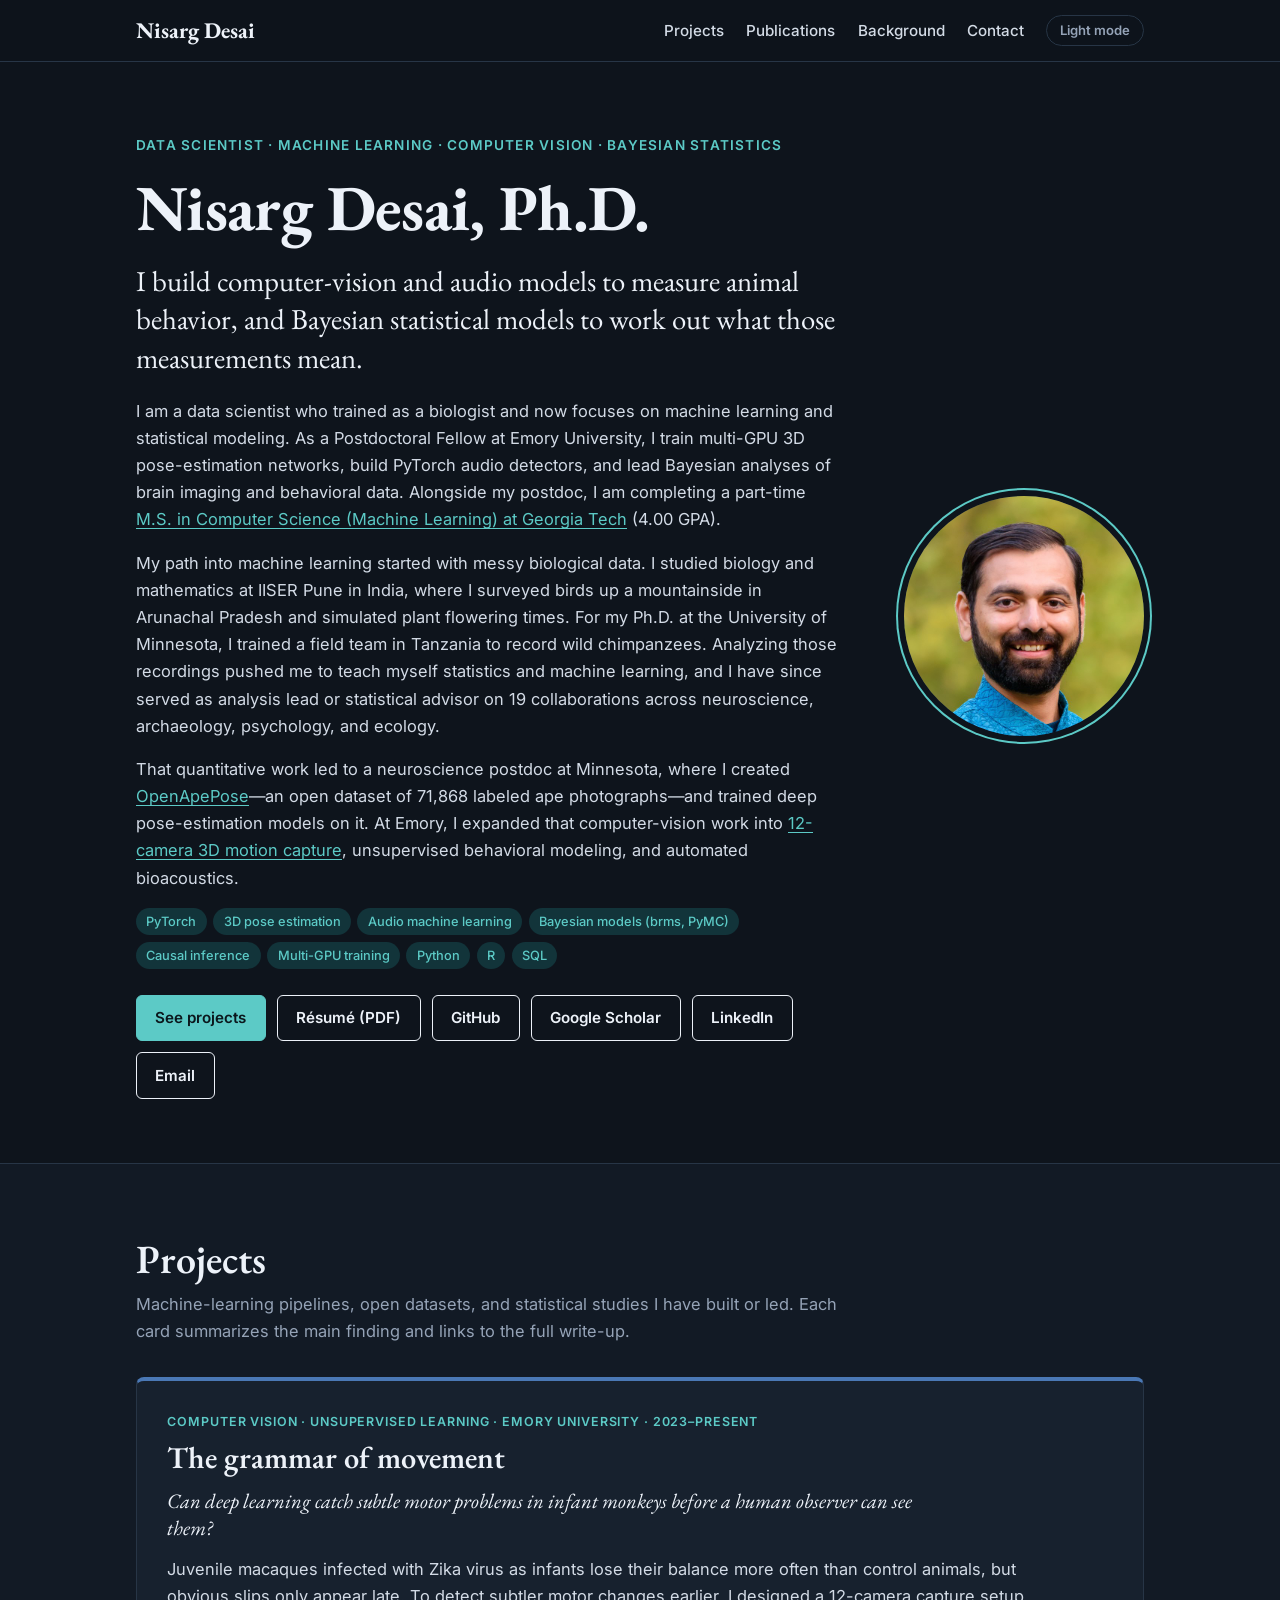
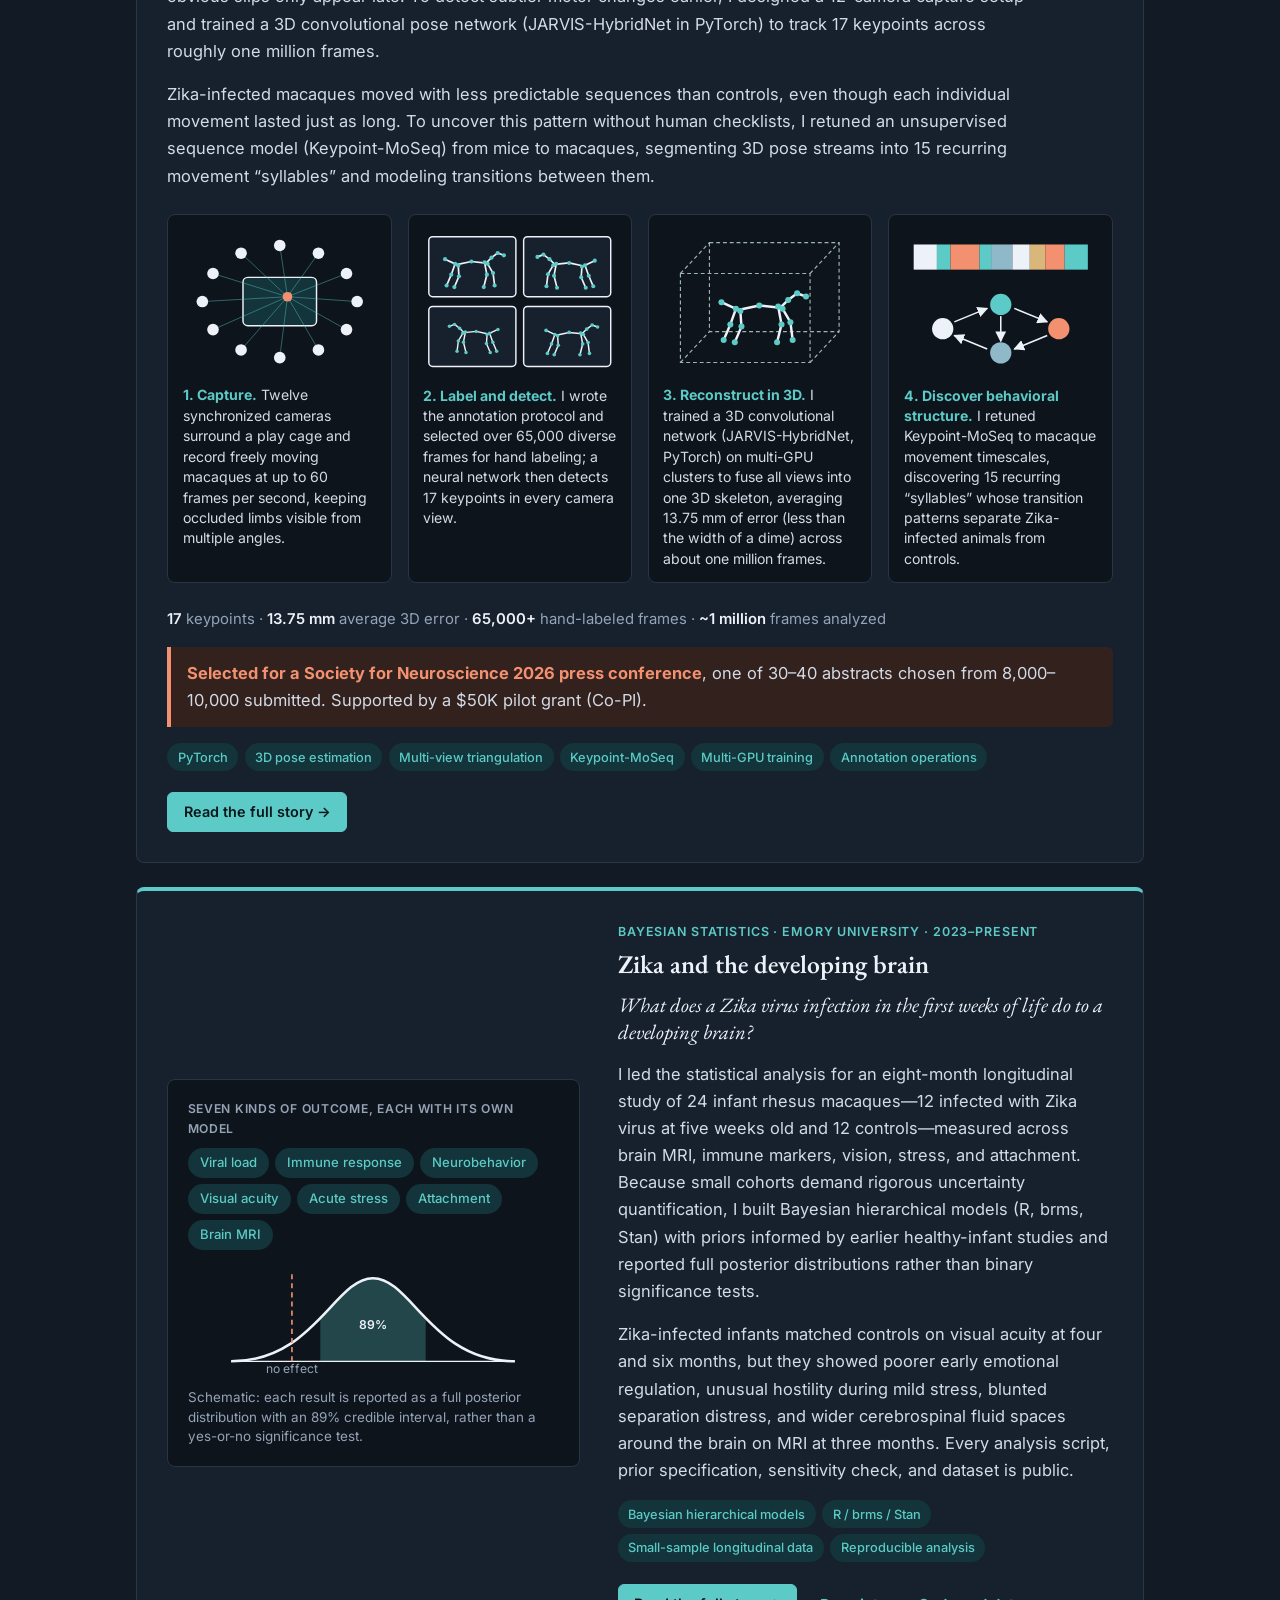
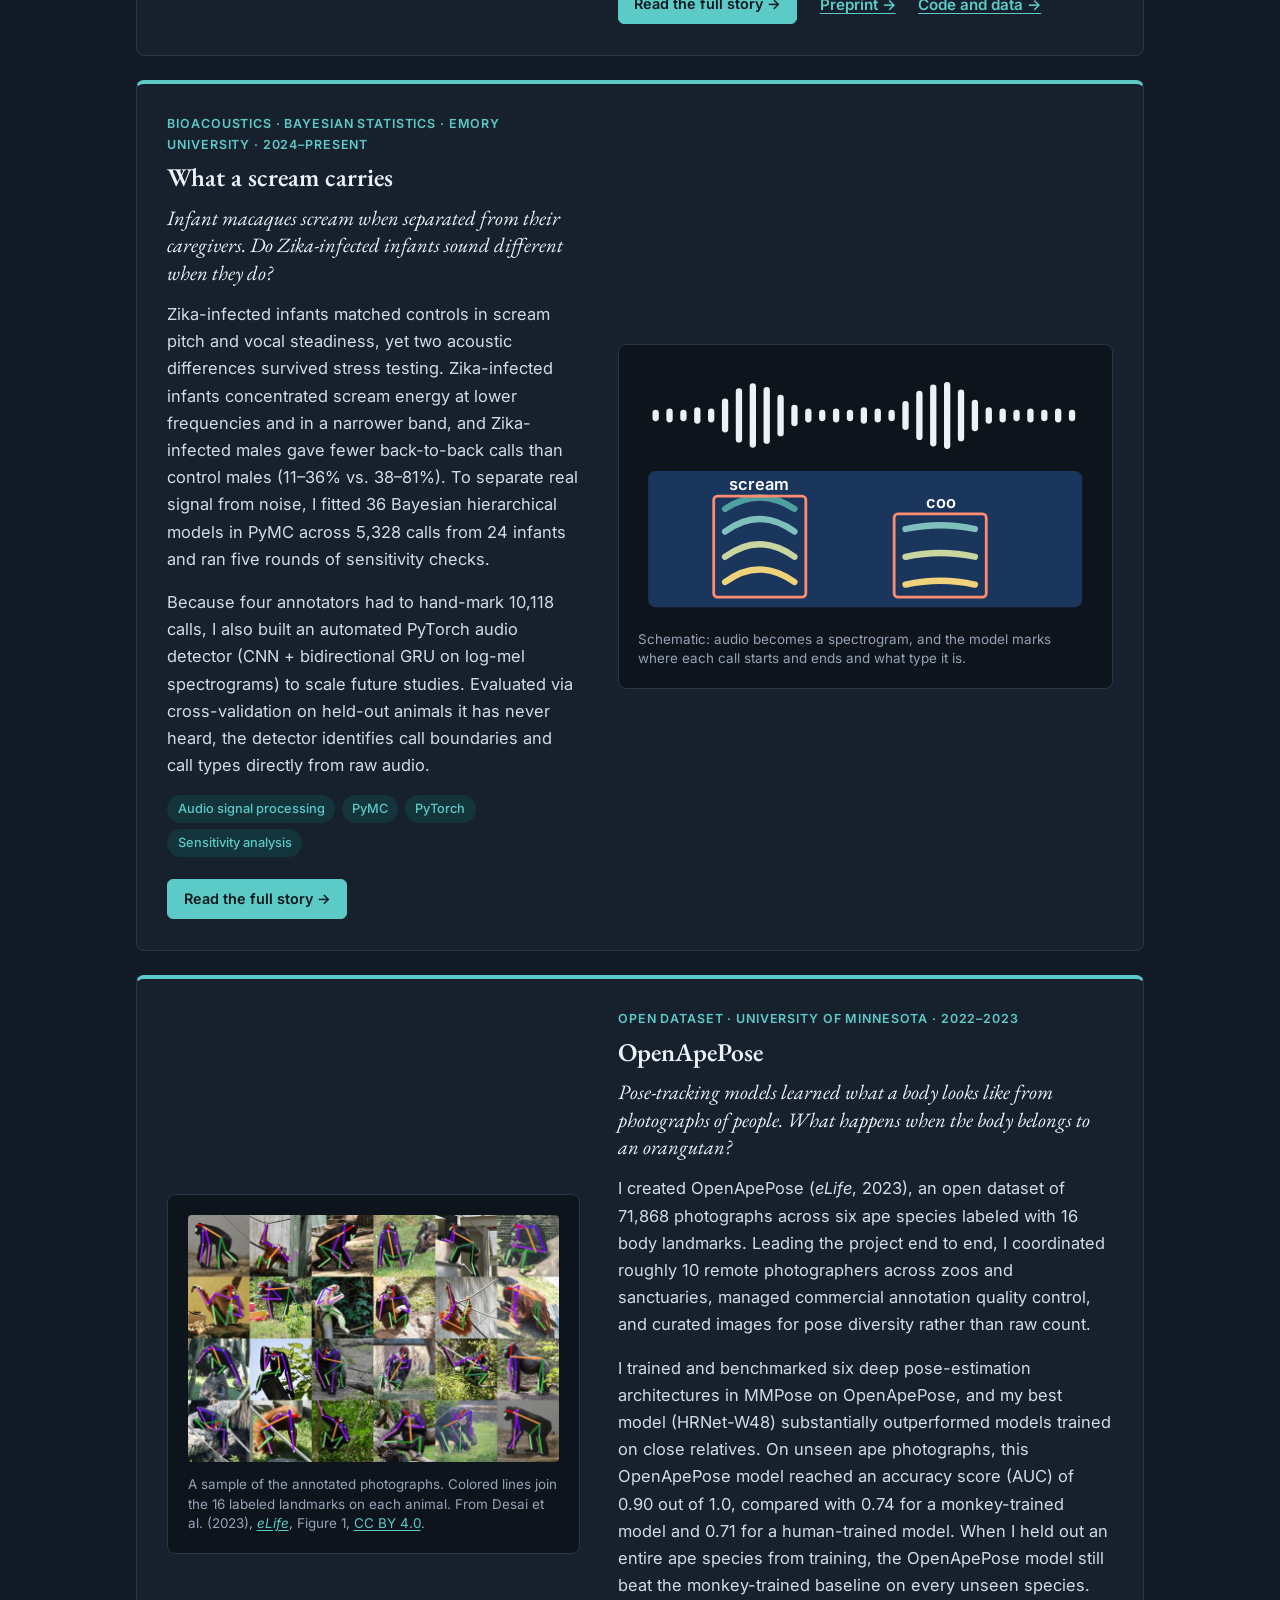
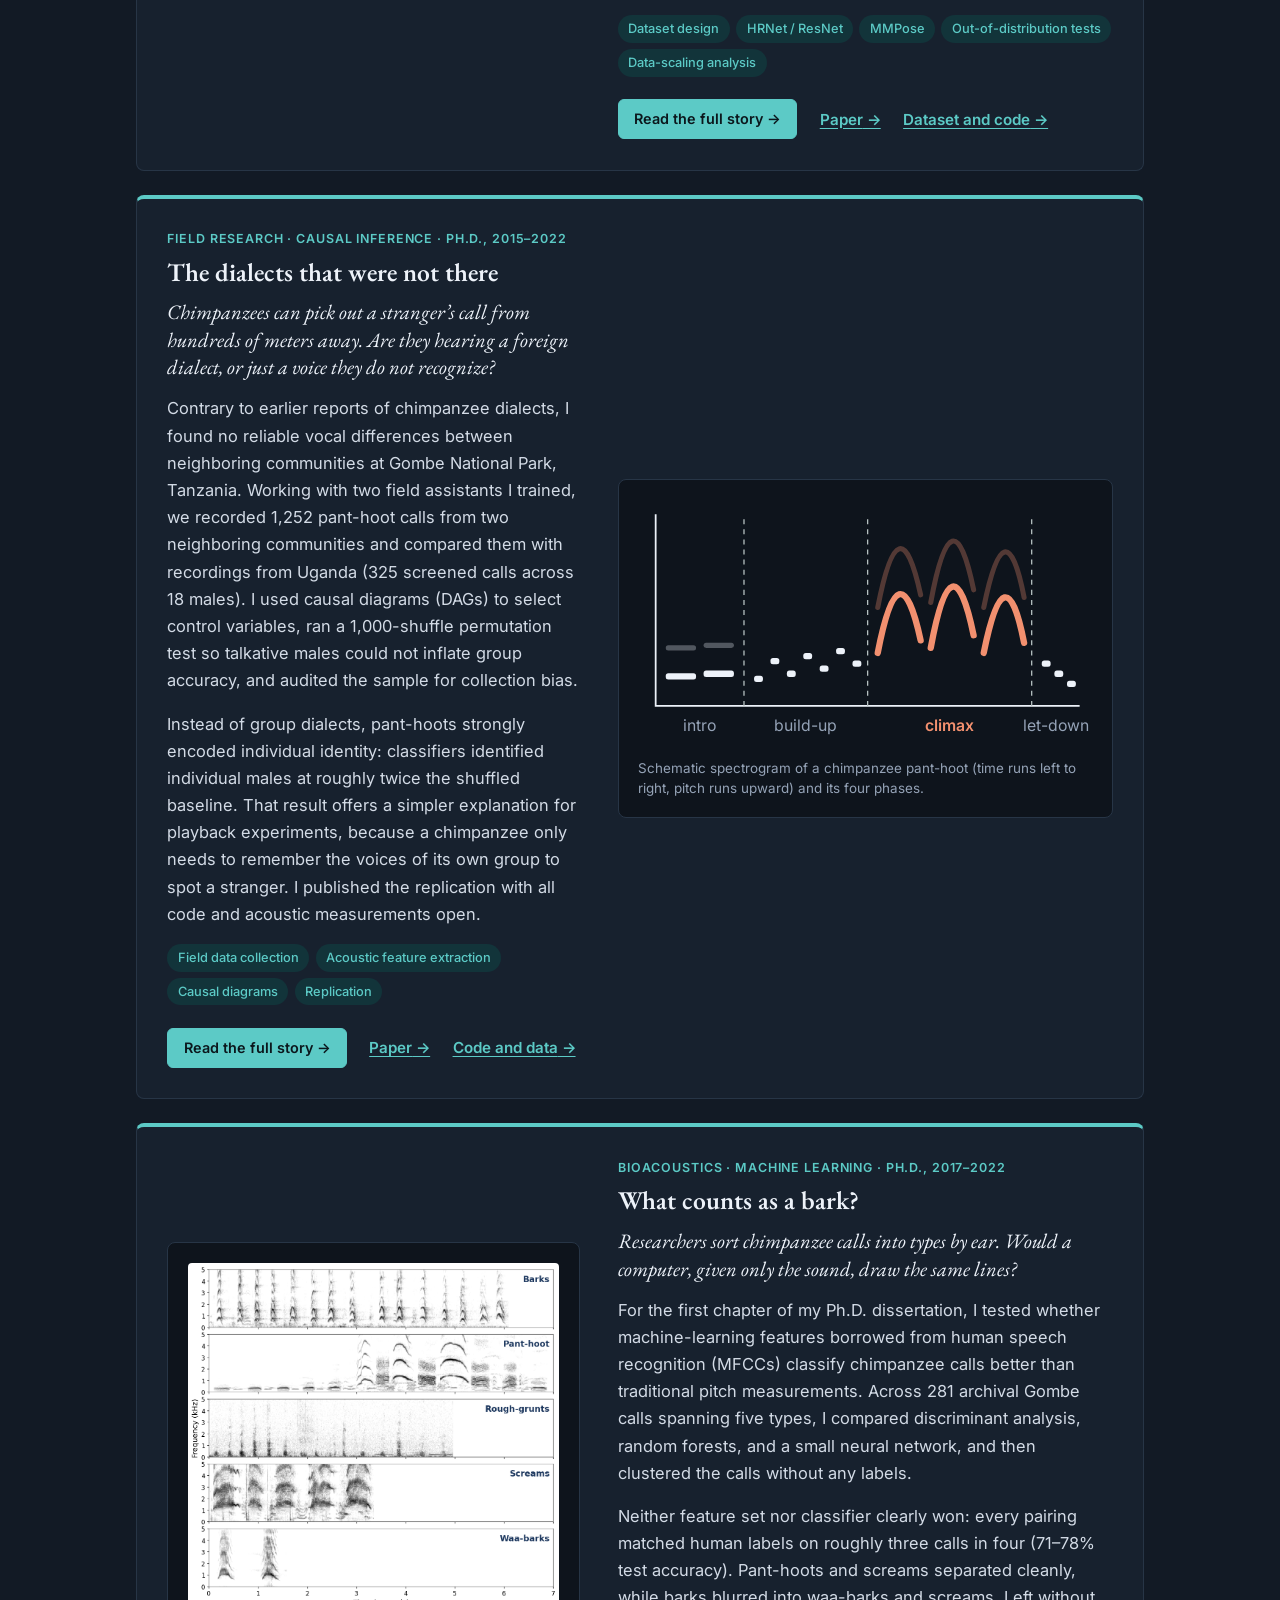
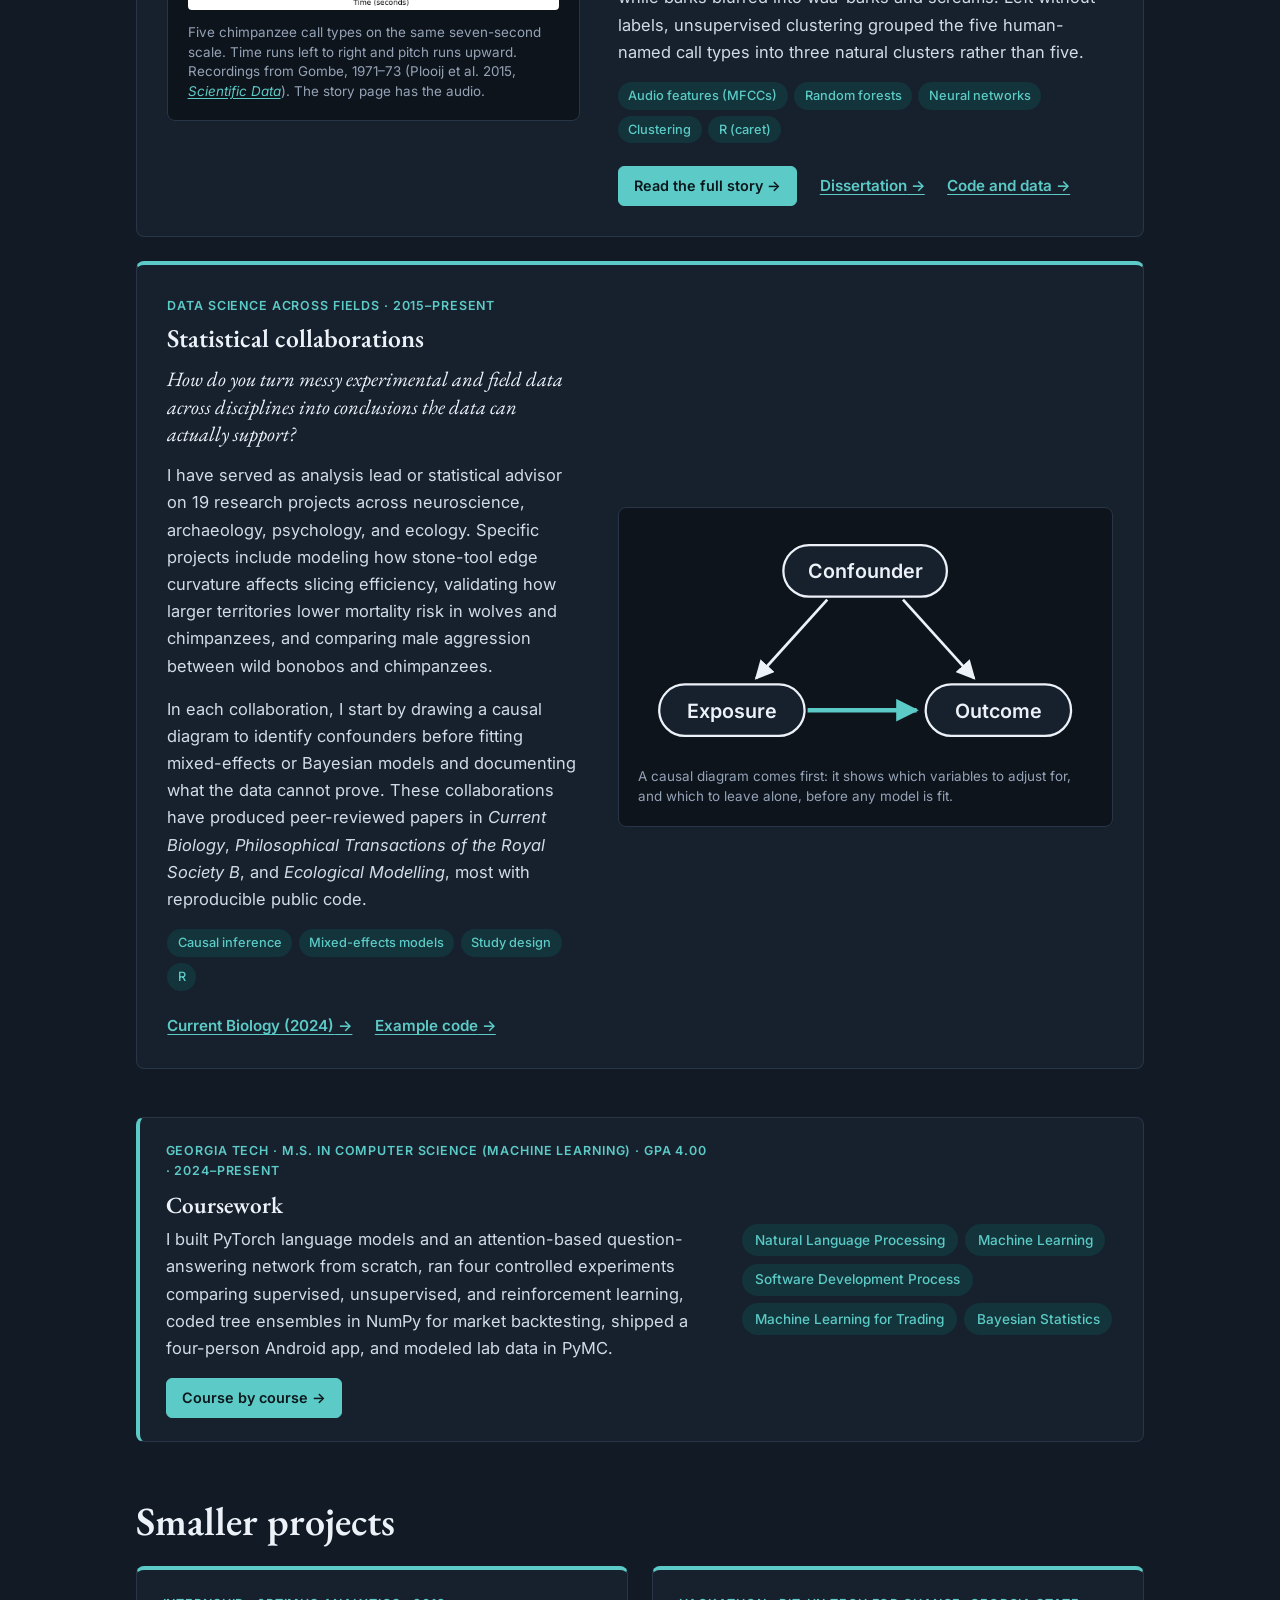
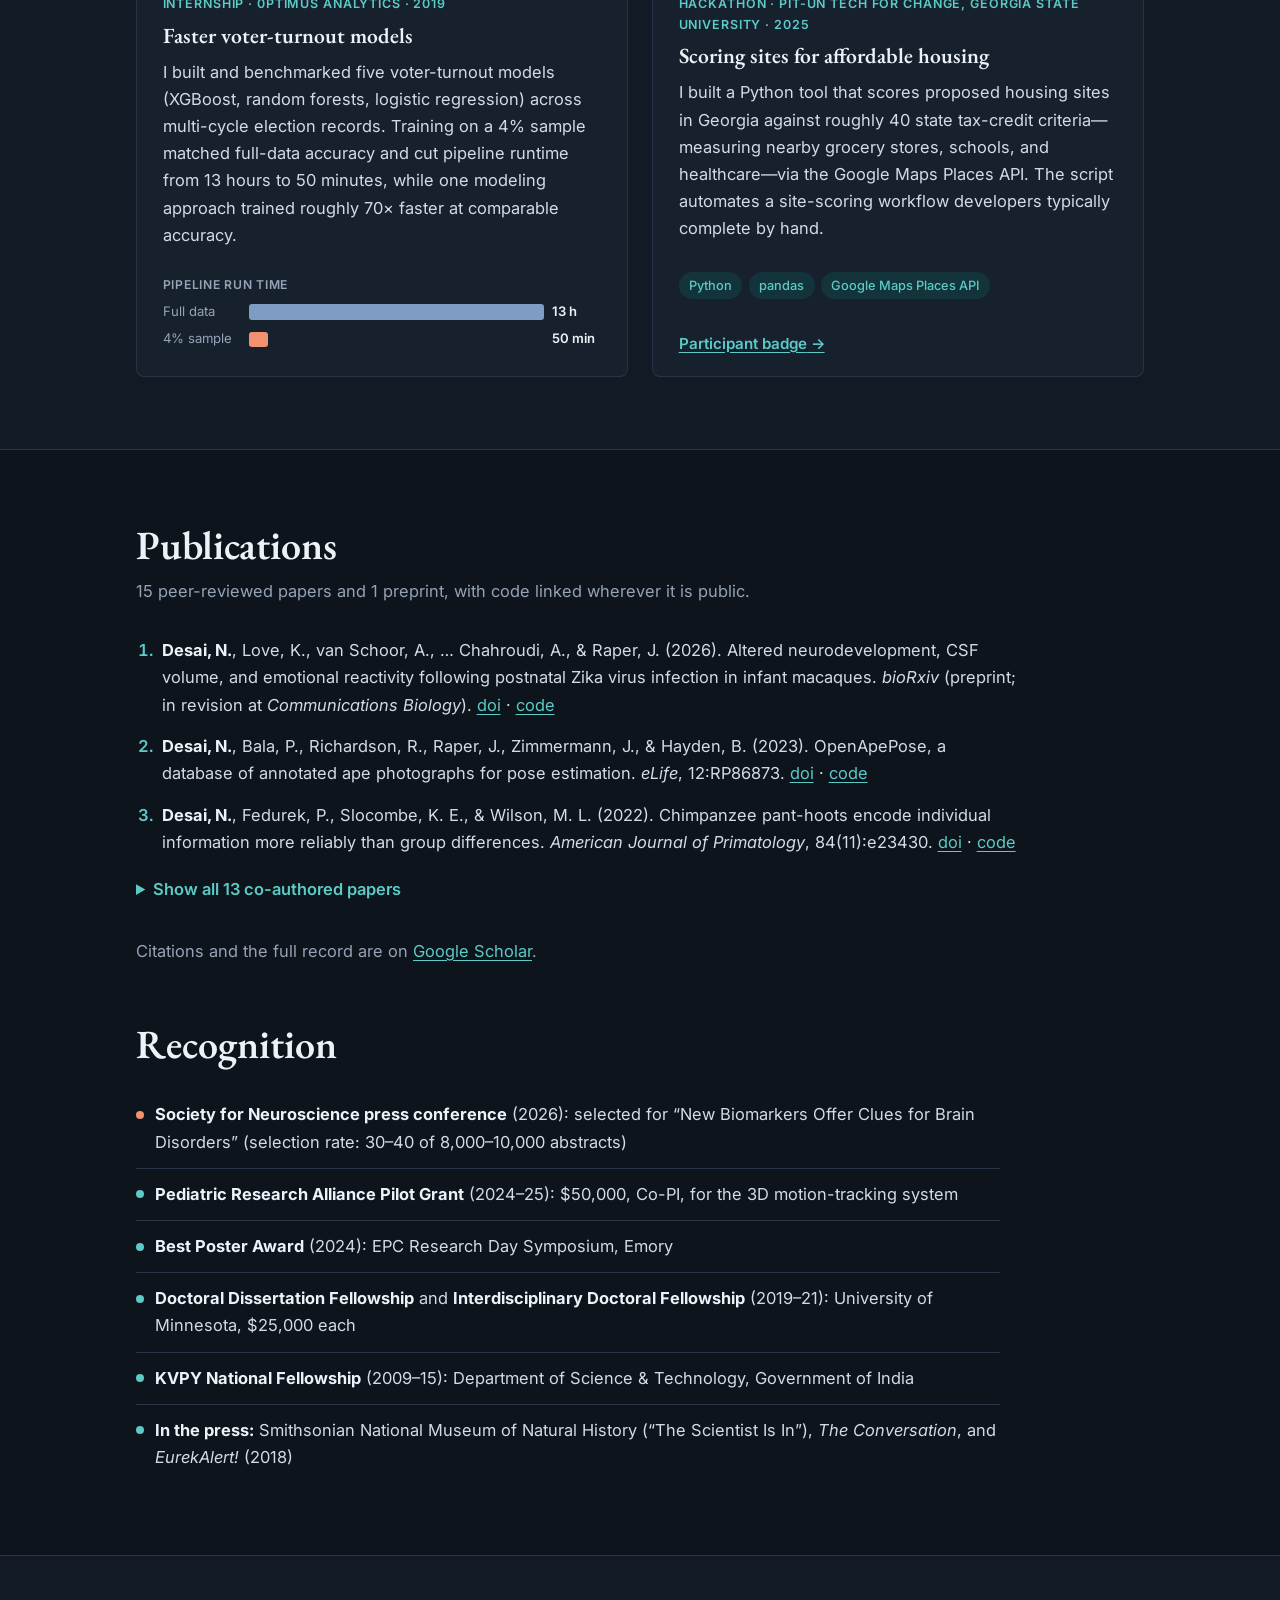
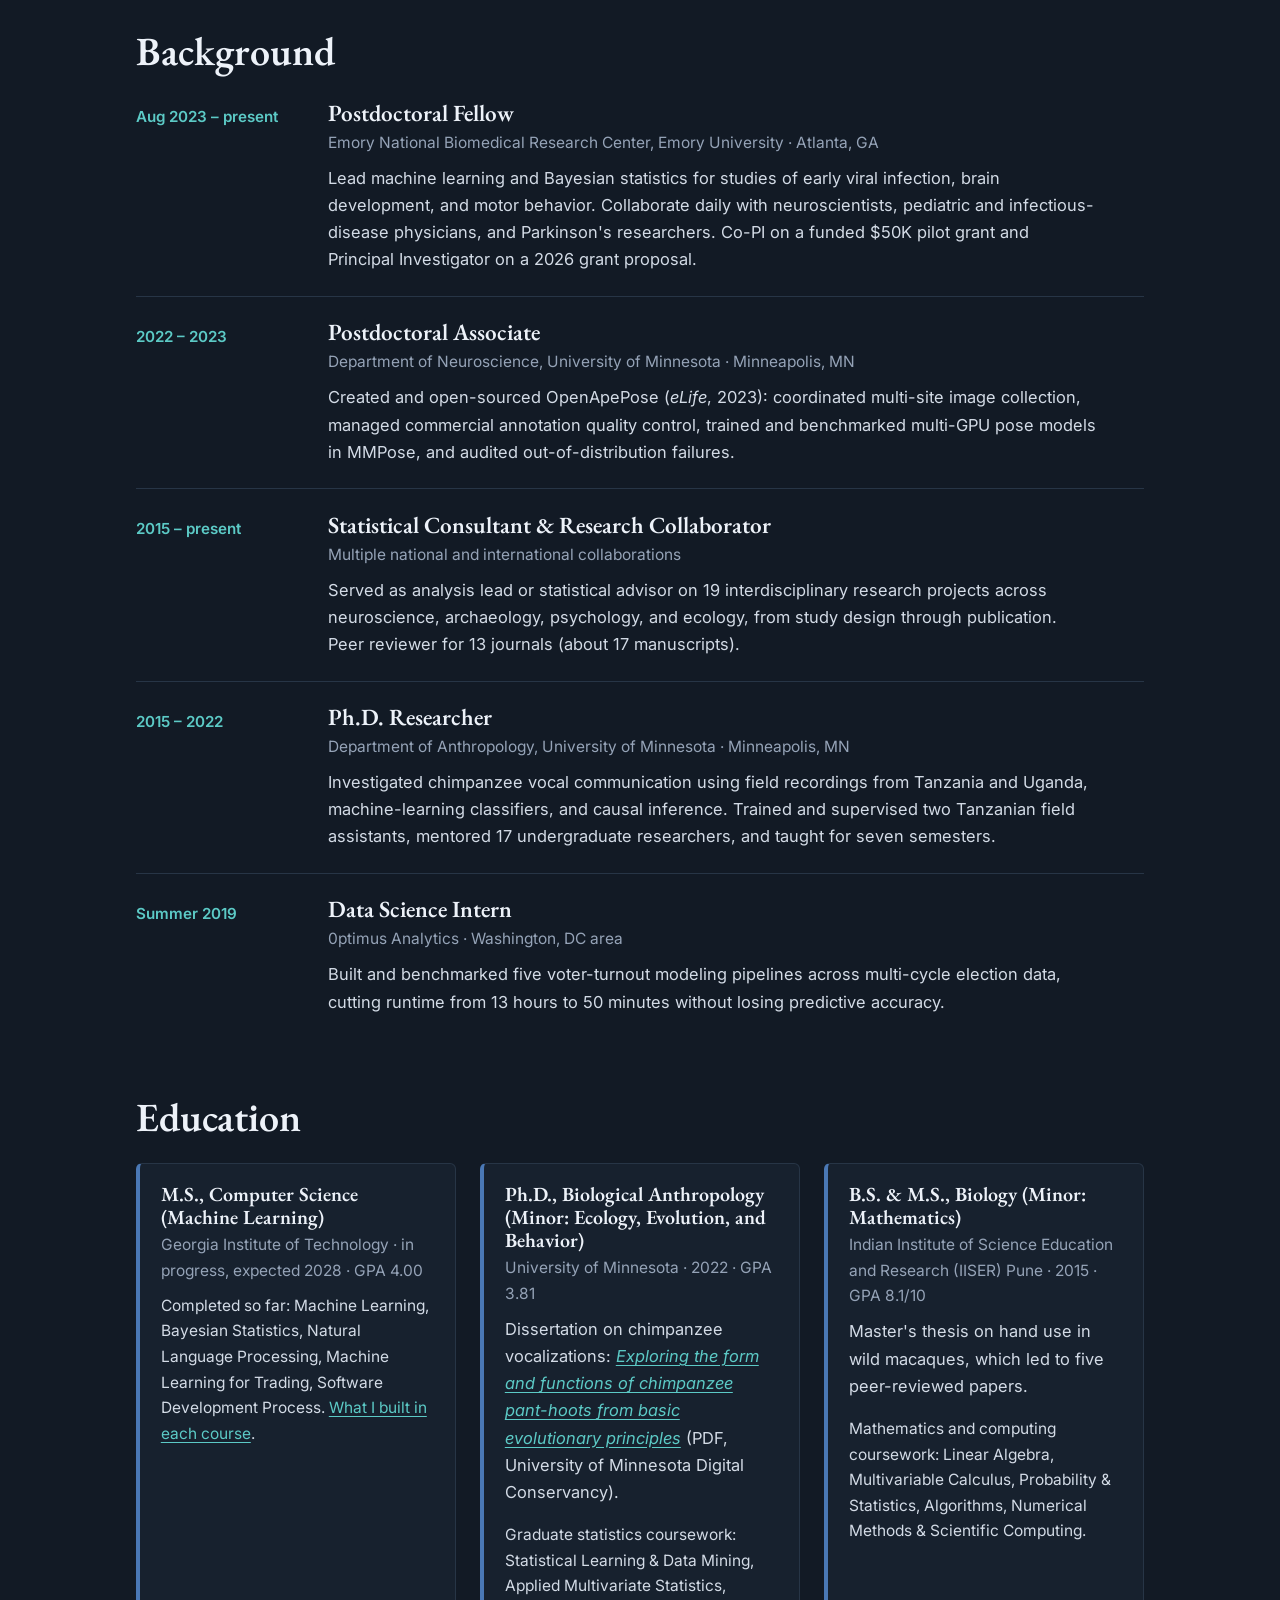
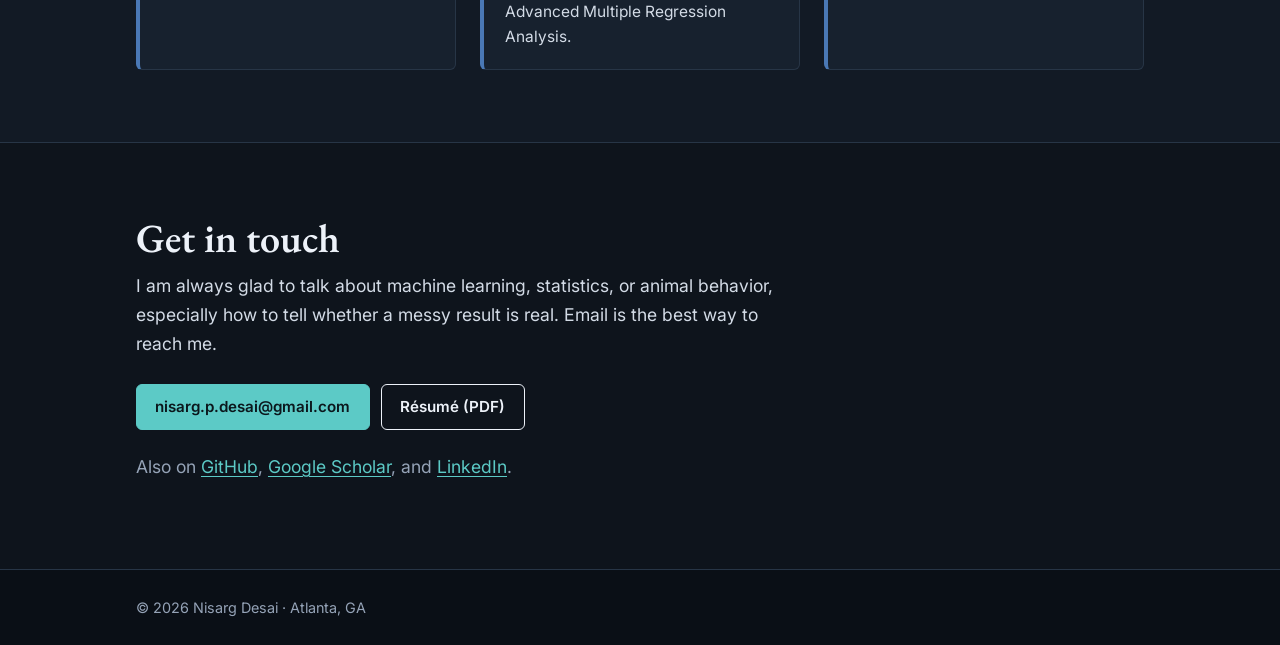
<file: index.html>
<!DOCTYPE html>
<html lang="en" data-theme="dark">
<head>
  <meta charset="utf-8">
  <meta name="viewport" content="width=device-width, initial-scale=1">
  <meta name="google-site-verification" content="mBT9fxKniEd3BpPhIQ3lA1mWbUZi3Dop9kPlFPo6yvE" />
  <title>Nisarg Desai, Ph.D. | Data scientist: machine learning, computer vision, Bayesian statistics</title>
  <meta name="description" content="Nisarg Desai is a data scientist and machine learning researcher who builds computer-vision, audio, and Bayesian statistical systems to measure complex behavior. Creator of OpenApePose.">
  <meta name="author" content="Nisarg Desai">
  <!-- launch-meta -->
  <link rel="canonical" href="https://desai-nisarg.github.io/">
  <meta property="og:url" content="https://desai-nisarg.github.io/">
  <meta property="og:site_name" content="Nisarg Desai">
  <meta property="og:image" content="https://desai-nisarg.github.io/assets/og-card.png">
  <meta property="og:image:width" content="1200">
  <meta property="og:image:height" content="630">
  <meta property="og:image:alt" content="Nisarg Desai, Ph.D.: machine learning, computer vision, Bayesian statistics">
  <meta name="twitter:card" content="summary_large_image">
  <!-- /launch-meta -->
  <meta property="og:type" content="website">
  <meta property="og:title" content="Nisarg Desai, Ph.D.">
  <meta property="og:description" content="Computer-vision, audio, and Bayesian statistical systems that measure complex behavior from raw video and sound.">
  <script>try { var t = localStorage.getItem('theme'); if (t) document.documentElement.dataset.theme = t; } catch (e) {}</script>
  <link rel="icon" href="data:image/svg+xml,%3Csvg xmlns='http://www.w3.org/2000/svg' viewBox='0 0 64 64'%3E%3Crect width='64' height='64' rx='12' fill='%231B365D'/%3E%3Ctext x='32' y='43' font-family='Georgia,serif' font-size='30' font-weight='700' text-anchor='middle' fill='%23ffffff'%3END%3C/text%3E%3C/svg%3E">
  <link rel="preconnect" href="https://fonts.googleapis.com">
  <link rel="preconnect" href="https://fonts.gstatic.com" crossorigin>
  <link href="https://fonts.googleapis.com/css2?family=EB+Garamond:ital,wght@0,500;0,600;0,700;1,500&family=Inter:wght@400;500;600&display=swap" rel="stylesheet">
  <link rel="stylesheet" href="styles.css?v=16">
  <script type="application/ld+json">
  {
    "@context": "https://schema.org",
    "@type": "Person",
    "name": "Nisarg Desai",
    "honorificSuffix": "Ph.D.",
    "jobTitle": "Postdoctoral Fellow (Data Scientist)",
    "affiliation": { "@type": "Organization", "name": "Emory University" },
    "alumniOf": [
      { "@type": "CollegeOrUniversity", "name": "University of Minnesota" },
      { "@type": "CollegeOrUniversity", "name": "Indian Institute of Science Education and Research Pune" }
    ],
    "knowsAbout": ["Machine learning", "Computer vision", "Pose estimation", "Bayesian statistics", "Causal inference", "Bioacoustics", "Primate behavior"],
    "sameAs": [
      "https://github.com/desai-nisarg",
      "https://www.linkedin.com/in/desai-nisarg",
      "https://scholar.google.com/citations?user=u6LVnycAAAAJ"
    ]
  }
  </script>
</head>
<body>
  <a class="skip" href="#main">Skip to content</a>

  <!-- Shared pieces for the diagrams: a 17-keypoint stick figure and arrowheads -->
  <svg width="0" height="0" style="position:absolute" aria-hidden="true" focusable="false">
    <defs>
      <marker id="arr" viewBox="0 0 10 10" refX="9" refY="5" markerWidth="7" markerHeight="7" orient="auto"><path d="M0,0L10,5L0,10z" fill="#1B365D"/></marker>
      <marker id="arr-teal" viewBox="0 0 10 10" refX="9" refY="5" markerWidth="5" markerHeight="5" orient="auto"><path d="M0,0L10,5L0,10z" fill="#0B7275"/></marker>
      <g id="skel">
        <g fill="none" stroke="#1B365D" stroke-width="2.2" stroke-linecap="round" stroke-linejoin="round">
          <path d="M16,24L31,31L50,27L69,29L76,22L84,16L92,19"/>
          <path d="M67,28L70,44L66,60M71,30L78,42L80,58M29,30L24,44L18,58M33,32L34,46L28,60"/>
        </g>
        <g fill="#0B7275">
          <circle cx="16" cy="24" r="2.7"/><circle cx="29" cy="30" r="2.7"/><circle cx="33" cy="32" r="2.7"/><circle cx="50" cy="27" r="2.7"/>
          <circle cx="67" cy="28" r="2.7"/><circle cx="71" cy="30" r="2.7"/><circle cx="76" cy="22" r="2.7"/><circle cx="84" cy="16" r="2.7"/>
          <circle cx="92" cy="19" r="2.7"/><circle cx="70" cy="44" r="2.7"/><circle cx="66" cy="60" r="2.7"/><circle cx="78" cy="42" r="2.7"/>
          <circle cx="80" cy="58" r="2.7"/><circle cx="24" cy="44" r="2.7"/><circle cx="18" cy="58" r="2.7"/><circle cx="34" cy="46" r="2.7"/>
          <circle cx="28" cy="60" r="2.7"/>
        </g>
      </g>
    </defs>
  </svg>

  <header class="site-header">
    <div class="wrap header-inner">
      <a class="brand" href="#top">Nisarg Desai</a>
      <nav aria-label="Sections">
        <a href="#projects">Projects</a>
        <a href="#publications">Publications</a>
        <a href="#background">Background</a>
        <a href="#contact">Contact</a>
        <button class="theme-toggle" type="button">Light mode</button>
      </nav>
    </div>
  </header>

  <main id="main">

    <!-- ============ HERO / ABOUT ============ -->
    <section class="hero" id="top">
      <div class="wrap hero-grid">
        <div id="about">
          <p class="eyebrow">Data scientist · Machine learning · Computer vision · Bayesian statistics</p>
          <h1>Nisarg Desai, Ph.D.</h1>
          <p class="lede">I build computer-vision and audio models to measure animal behavior, and Bayesian statistical models to work out what those measurements mean.</p>
          <p>I am a data scientist who trained as a biologist and now focuses on machine learning and statistical modeling. As a Postdoctoral Fellow at Emory University, I train multi-GPU 3D pose-estimation networks, build PyTorch audio detectors, and lead Bayesian analyses of brain imaging and behavioral data. Alongside my postdoc, I am completing a part-time <a href="projects/coursework.html">M.S. in Computer Science (Machine Learning) at Georgia Tech</a> (4.00 GPA).</p>
          <p>My path into machine learning started with messy biological data. I studied biology and mathematics at IISER Pune in India, where I surveyed birds up a mountainside in Arunachal Pradesh and simulated plant flowering times. For my Ph.D. at the University of Minnesota, I trained a field team in Tanzania to record wild chimpanzees. Analyzing those recordings pushed me to teach myself statistics and machine learning, and I have since served as analysis lead or statistical advisor on 19 collaborations across neuroscience, archaeology, psychology, and ecology.</p>
          <p>That quantitative work led to a neuroscience postdoc at Minnesota, where I created <a href="projects/openapepose.html">OpenApePose</a>—an open dataset of 71,868 labeled ape photographs—and trained deep pose-estimation models on it. At Emory, I expanded that computer-vision work into <a href="projects/movement-grammar.html">12-camera 3D motion capture</a>, unsupervised behavioral modeling, and automated bioacoustics.</p>
          <ul class="tags hero-skills" aria-label="Main skills">
            <li>PyTorch</li><li>3D pose estimation</li><li>Audio machine learning</li><li>Bayesian models (brms, PyMC)</li><li>Causal inference</li><li>Multi-GPU training</li><li>Python</li><li>R</li><li>SQL</li>
          </ul>
          <div class="actions">
            <a class="btn primary" href="#projects">See projects</a>
            <a class="btn" href="assets/Nisarg_Desai_Resume.pdf" target="_blank" rel="noopener">Résumé (PDF)</a>
            <a class="btn" href="https://github.com/desai-nisarg" rel="me noopener" target="_blank">GitHub</a>
            <a class="btn" href="https://scholar.google.com/citations?user=u6LVnycAAAAJ" rel="me noopener" target="_blank">Google Scholar</a>
            <a class="btn" href="https://www.linkedin.com/in/desai-nisarg" rel="me noopener" target="_blank">LinkedIn</a>
            <a class="btn" href="mailto:nisarg.p.desai@gmail.com">Email</a>
          </div>
        </div>
        <div class="portrait" aria-hidden="true">
          <img src="assets/photo.jpg" alt="" onerror="this.remove()">
          <span>ND</span>
        </div>
      </div>
    </section>

    <!-- ============ PROJECTS ============ -->
    <section id="projects" class="alt">
      <div class="wrap">
        <h2>Projects</h2>
        <p class="section-intro">Machine-learning pipelines, open datasets, and statistical studies I have built or led. Each card summarizes the main finding and links to the full write-up.</p>

        <!-- ---- 3D motion capture ---- -->
        <article class="project feature" id="mocap">
          <p class="kicker">Computer vision · Unsupervised learning · Emory University · 2023–present</p>
          <h3>The grammar of movement</h3>
          <p class="question">Can deep learning catch subtle motor problems in infant monkeys before a human observer can see them?</p>
          <p class="wide">Juvenile macaques infected with Zika virus as infants lose their balance more often than control animals, but obvious slips only appear late. To detect subtler motor changes earlier, I designed a 12-camera capture setup and trained a 3D convolutional pose network (JARVIS-HybridNet in PyTorch) to track 17 keypoints across roughly one million frames.</p>
          <p class="wide">Zika-infected macaques moved with less predictable sequences than controls, even though each individual movement lasted just as long. To uncover this pattern without human checklists, I retuned an unsupervised sequence model (Keypoint-MoSeq) from mice to macaques, segmenting 3D pose streams into 15 recurring movement “syllables” and modeling transitions between them.</p>

          <div class="steps">
            <div class="step">
              <svg viewBox="0 0 200 150" role="img" aria-label="Top view of twelve cameras around an enclosure, all aimed at one point">
                <rect x="62" y="50" width="76" height="50" rx="5" fill="#e9f3f3" stroke="#1B365D" stroke-width="1.5"/>
                <g stroke="#0B7275" stroke-width="1" opacity=".45">
                  <path d="M180,75L108,70M169,104L108,70M140,125L108,70M100,133L108,70M60,125L108,70M31,104L108,70M20,75L108,70M31,46L108,70M60,25L108,70M100,17L108,70M140,25L108,70M169,46L108,70"/>
                </g>
                <g fill="#1B365D">
                  <circle cx="180" cy="75" r="6"/><circle cx="169" cy="104" r="6"/><circle cx="140" cy="125" r="6"/><circle cx="100" cy="133" r="6"/>
                  <circle cx="60" cy="125" r="6"/><circle cx="31" cy="104" r="6"/><circle cx="20" cy="75" r="6"/><circle cx="31" cy="46" r="6"/>
                  <circle cx="60" cy="25" r="6"/><circle cx="100" cy="17" r="6"/><circle cx="140" cy="25" r="6"/><circle cx="169" cy="46" r="6"/>
                </g>
                <circle cx="108" cy="70" r="5" fill="#C84B31"/>
              </svg>
              <p><b>1. Capture.</b> Twelve synchronized cameras surround a play cage and record freely moving macaques at up to 60 frames per second, keeping occluded limbs visible from multiple angles.</p>
            </div>
            <div class="step">
              <svg viewBox="0 0 200 150" role="img" aria-label="Four camera views, each with body keypoints marked">
                <g fill="#ffffff" stroke="#1B365D" stroke-width="1.5">
                  <rect x="6" y="8" width="90" height="62" rx="4"/><rect x="104" y="8" width="90" height="62" rx="4"/>
                  <rect x="6" y="80" width="90" height="62" rx="4"/><rect x="104" y="80" width="90" height="62" rx="4"/>
                </g>
                <use href="#skel" transform="translate(10,12) scale(.8)"/>
                <use href="#skel" transform="translate(190,14) scale(-.78,.78)"/>
                <use href="#skel" transform="translate(88,88) scale(-.66,.66)"/>
                <use href="#skel" transform="translate(116,88) scale(.7)"/>
              </svg>
              <p><b>2. Label and detect.</b> I wrote the annotation protocol and selected over 65,000 diverse frames for hand labeling; a neural network then detects 17 keypoints in every camera view.</p>
            </div>
            <div class="step">
              <svg viewBox="0 0 200 150" role="img" aria-label="A keypoint skeleton inside a three-dimensional box">
                <g fill="none" stroke="#9db5b6" stroke-width="1.2" stroke-dasharray="4 3">
                  <rect x="18" y="46" width="134" height="92"/><rect x="48" y="14" width="134" height="92"/>
                  <path d="M18,46L48,14M152,46L182,14M18,138L48,106M152,138L182,106"/>
                </g>
                <use href="#skel" transform="translate(42,48) scale(1.15)"/>
              </svg>
              <p><b>3. Reconstruct in 3D.</b> I trained a 3D convolutional network (JARVIS-HybridNet, PyTorch) on multi-GPU clusters to fuse all views into one 3D skeleton, averaging 13.75 mm of error (less than the width of a dime) across about one million frames.</p>
            </div>
            <div class="step">
              <svg viewBox="0 0 200 150" role="img" aria-label="A timeline split into colored segments, with a small graph of transitions between them">
                <g>
                  <rect x="10" y="16" width="24" height="26" fill="#1B365D"/><rect x="34" y="16" width="14" height="26" fill="#0B7275"/>
                  <rect x="48" y="16" width="30" height="26" fill="#C84B31"/><rect x="78" y="16" width="12" height="26" fill="#0B7275"/>
                  <rect x="90" y="16" width="22" height="26" fill="#8fb8c9"/><rect x="112" y="16" width="18" height="26" fill="#1B365D"/>
                  <rect x="130" y="16" width="16" height="26" fill="#d9b77a"/><rect x="146" y="16" width="20" height="26" fill="#C84B31"/>
                  <rect x="166" y="16" width="24" height="26" fill="#0B7275"/>
                </g>
                <g fill="none" stroke="#1B365D" stroke-width="1.6" marker-end="url(#arr)">
                  <path d="M52,96L86,82"/><path d="M114,82L148,96"/><path d="M148,110L114,124"/><path d="M86,124L52,110"/><path d="M100,90L100,116"/>
                </g>
                <circle cx="40" cy="103" r="11" fill="#1B365D"/><circle cx="100" cy="78" r="11" fill="#0B7275"/>
                <circle cx="160" cy="103" r="11" fill="#C84B31"/><circle cx="100" cy="128" r="11" fill="#8fb8c9"/>
              </svg>
              <p><b>4. Discover behavioral structure.</b> I retuned Keypoint-MoSeq to macaque movement timescales, discovering 15 recurring “syllables” whose transition patterns separate Zika-infected animals from controls.</p>
            </div>
          </div>

          <p class="facts"><b>17</b> keypoints · <b>13.75 mm</b> average 3D error · <b>65,000+</b> hand-labeled frames · <b>~1 million</b> frames analyzed</p>
          <p class="callout"><strong>Selected for a Society for Neuroscience 2026 press conference</strong>, one of 30–40 abstracts chosen from 8,000–10,000 submitted. Supported by a $50K pilot grant (Co-PI).</p>
          <ul class="tags">
            <li>PyTorch</li><li>3D pose estimation</li><li>Multi-view triangulation</li><li>Keypoint-MoSeq</li><li>Multi-GPU training</li><li>Annotation operations</li>
          </ul>
          <p class="links"><a class="btn small primary" href="projects/movement-grammar.html">Read the full story</a></p>
        </article>

        <!-- ---- Zika ---- -->
        <article class="project" id="zika">
          <figure class="fig">
            <h4 class="first">Seven kinds of outcome, each with its own model</h4>
            <ul class="chips">
              <li>Viral load</li><li>Immune response</li><li>Neurobehavior</li><li>Visual acuity</li><li>Acute stress</li><li>Attachment</li><li>Brain MRI</li>
            </ul>
            <svg class="posterior" viewBox="0 0 300 110" role="img" aria-label="A bell-shaped posterior distribution with its central 89 percent shaded">
              <defs><clipPath id="mid"><rect x="98" y="0" width="104" height="110"/></clipPath></defs>
              <path d="M10,96 C92,96 112,14 150,14 C188,14 208,96 290,96 Z" fill="#0B7275" opacity=".28" clip-path="url(#mid)"/>
              <path d="M10,96 C92,96 112,14 150,14 C188,14 208,96 290,96" fill="none" stroke="#1B365D" stroke-width="2.5"/>
              <path d="M10,96H290" stroke="#1B365D" stroke-width="1.2"/>
              <path d="M70,10V100" stroke="#C84B31" stroke-width="1.6" stroke-dasharray="5 4"/>
              <g font-size="12" fill="#586172"><text x="70" y="108" text-anchor="middle" dy="0">no effect</text><text x="150" y="64" text-anchor="middle" fill="#1B365D" font-weight="600">89%</text></g>
            </svg>
            <figcaption>Schematic: each result is reported as a full posterior distribution with an 89% credible interval, rather than a yes-or-no significance test.</figcaption>
          </figure>
          <div>
            <p class="kicker">Bayesian statistics · Emory University · 2023–present</p>
            <h3>Zika and the developing brain</h3>
            <p class="question">What does a Zika virus infection in the first weeks of life do to a developing brain?</p>
            <p>I led the statistical analysis for an eight-month longitudinal study of 24 infant rhesus macaques—12 infected with Zika virus at five weeks old and 12 controls—measured across brain MRI, immune markers, vision, stress, and attachment. Because small cohorts demand rigorous uncertainty quantification, I built Bayesian hierarchical models (R, brms, Stan) with priors informed by earlier healthy-infant studies and reported full posterior distributions rather than binary significance tests.</p>
            <p>Zika-infected infants matched controls on visual acuity at four and six months, but they showed poorer early emotional regulation, unusual hostility during mild stress, blunted separation distress, and wider cerebrospinal fluid spaces around the brain on MRI at three months. Every analysis script, prior specification, sensitivity check, and dataset is public.</p>
            <ul class="tags"><li>Bayesian hierarchical models</li><li>R / brms / Stan</li><li>Small-sample longitudinal data</li><li>Reproducible analysis</li></ul>
            <p class="links"><a class="btn small primary" href="projects/zika-brain.html">Read the full story</a><a href="https://doi.org/10.64898/2026.03.27.714817" target="_blank" rel="noopener">Preprint</a><a href="https://github.com/desai-nisarg/ZIKV-longitudinal-study" target="_blank" rel="noopener">Code and data</a></p>
          </div>
        </article>

        <!-- ---- Vocalizations ---- -->
        <article class="project flip" id="vocal">
          <figure class="fig">
            <svg viewBox="0 0 360 200" role="img" aria-label="An audio waveform above its spectrogram, with two calls boxed and labeled scream and coo">
              <path stroke="#1B365D" stroke-width="5" stroke-linecap="round" d="M14,38v4M25,37v6M36,38v4M47,36v8M58,37v6M69,29v22M80,21v38M91,17v46M102,20v40M113,26v28M124,34v12M135,37v6M146,38v4M157,37v6M168,38v4M179,36v8M190,37v6M201,38v4M212,31v18M223,23v34M234,18v44M245,16v48M256,22v36M267,30v20M278,36v8M289,37v6M300,38v4M311,37v6M322,38v4M333,37v6M344,38v4"/>
              <rect class="keep" x="8" y="84" width="344" height="108" rx="6" fill="#1B365D"/>
              <g fill="none" stroke-width="5" stroke-linecap="round">
                <path stroke="#f0d27a" d="M69,172Q96,152 124,172"/><path stroke="#c9d6a0" d="M69,152Q96,132 124,152"/>
                <path stroke="#7fc0bd" d="M69,132Q96,112 124,132"/><path stroke="#4f9ea0" d="M69,114Q96,96 124,114"/>
                <path stroke="#f0d27a" d="M212,174Q240,168 267,174"/><path stroke="#c9d6a0" d="M212,152Q240,146 267,152"/>
                <path stroke="#7fc0bd" d="M212,130Q240,124 267,130"/>
              </g>
              <g fill="none" stroke="#ff8c6e" stroke-width="2.2">
                <rect x="60" y="104" width="73" height="80" rx="3"/><rect x="203" y="118" width="73" height="66" rx="3"/>
              </g>
              <g class="keep" fill="#ffffff" font-size="13" font-weight="600" text-anchor="middle">
                <text x="96" y="99">scream</text><text x="240" y="113">coo</text>
              </g>
            </svg>
            <figcaption>Schematic: audio becomes a spectrogram, and the model marks where each call starts and ends and what type it is.</figcaption>
          </figure>
          <div>
            <p class="kicker">Bioacoustics · Bayesian statistics · Emory University · 2024–present</p>
            <h3>What a scream carries</h3>
            <p class="question">Infant macaques scream when separated from their caregivers. Do Zika-infected infants sound different when they do?</p>
            <p>Zika-infected infants matched controls in scream pitch and vocal steadiness, yet two acoustic differences survived stress testing. Zika-infected infants concentrated scream energy at lower frequencies and in a narrower band, and Zika-infected males gave fewer back-to-back calls than control males (11–36% vs. 38–81%). To separate real signal from noise, I fitted 36 Bayesian hierarchical models in PyMC across 5,328 calls from 24 infants and ran five rounds of sensitivity checks.</p>
            <p>Because four annotators had to hand-mark 10,118 calls, I also built an automated PyTorch audio detector (CNN + bidirectional GRU on log-mel spectrograms) to scale future studies. Evaluated via cross-validation on held-out animals it has never heard, the detector identifies call boundaries and call types directly from raw audio.</p>
            <ul class="tags"><li>Audio signal processing</li><li>PyMC</li><li>PyTorch</li><li>Sensitivity analysis</li></ul>
            <p class="links"><a class="btn small primary" href="projects/zika-vocalizations.html">Read the full story</a></p>
          </div>
        </article>

        <!-- ---- OpenApePose ---- -->
        <article class="project" id="openapepose">
          <figure class="fig">
            <img src="assets/openapepose/elife-86873-fig1.jpg" width="1500" height="1000" loading="lazy" alt="A grid of photographs of chimpanzees, gorillas, orangutans, bonobos, gibbons and siamangs in many poses, each overlaid with colored lines joining the labeled body landmarks">
            <figcaption>A sample of the annotated photographs. Colored lines join the 16 labeled landmarks on each animal. From Desai et al. (2023), <a href="https://doi.org/10.7554/eLife.86873" target="_blank" rel="noopener"><em>eLife</em></a>, Figure 1, <a href="https://creativecommons.org/licenses/by/4.0/" target="_blank" rel="noopener">CC BY 4.0</a>.</figcaption>
          </figure>
          <div>
            <p class="kicker">Open dataset · University of Minnesota · 2022–2023</p>
            <h3>OpenApePose</h3>
            <p class="question">Pose-tracking models learned what a body looks like from photographs of people. What happens when the body belongs to an orangutan?</p>
            <p>I created OpenApePose (<em>eLife</em>, 2023), an open dataset of 71,868 photographs across six ape species labeled with 16 body landmarks. Leading the project end to end, I coordinated roughly 10 remote photographers across zoos and sanctuaries, managed commercial annotation quality control, and curated images for pose diversity rather than raw count.</p>
            <p>I trained and benchmarked six deep pose-estimation architectures in MMPose on OpenApePose, and my best model (HRNet-W48) substantially outperformed models trained on close relatives. On unseen ape photographs, this OpenApePose model reached an accuracy score (AUC) of 0.90 out of 1.0, compared with 0.74 for a monkey-trained model and 0.71 for a human-trained model. When I held out an entire ape species from training, the OpenApePose model still beat the monkey-trained baseline on every unseen species.</p>
            <ul class="tags"><li>Dataset design</li><li>HRNet / ResNet</li><li>MMPose</li><li>Out-of-distribution tests</li><li>Data-scaling analysis</li></ul>
            <p class="links"><a class="btn small primary" href="projects/openapepose.html">Read the full story</a><a href="https://doi.org/10.7554/eLife.86873" target="_blank" rel="noopener">Paper</a><a href="https://github.com/desai-nisarg/OpenApePose" target="_blank" rel="noopener">Dataset and code</a></p>
          </div>
        </article>

        <!-- ---- Chimpanzee calls ---- -->
        <article class="project flip" id="chimps">
          <figure class="fig">
            <svg viewBox="0 0 360 196" role="img" aria-label="Schematic spectrogram of a chimpanzee pant-hoot with four phases: introduction, build-up, climax and let-down">
              <path d="M14,12V164H350" fill="none" stroke="#1B365D" stroke-width="1.4"/>
              <path d="M84,16V164M182,16V164M312,16V164" stroke="#b9c4c4" stroke-width="1" stroke-dasharray="4 4"/>
              <g fill="#1B365D">
                <rect x="22" y="138" width="24" height="5" rx="2"/><rect x="52" y="136" width="24" height="5" rx="2"/>
                <rect x="92" y="140" width="7" height="5" rx="2"/><rect x="105" y="126" width="7" height="5" rx="2"/><rect x="118" y="136" width="7" height="5" rx="2"/>
                <rect x="131" y="122" width="7" height="5" rx="2"/><rect x="144" y="132" width="7" height="5" rx="2"/><rect x="157" y="118" width="7" height="5" rx="2"/><rect x="170" y="128" width="7" height="5" rx="2"/>
                <rect x="320" y="128" width="7" height="5" rx="2"/><rect x="330" y="136" width="7" height="5" rx="2"/><rect x="340" y="144" width="7" height="5" rx="2"/>
              </g>
              <g fill="#1B365D" opacity=".3">
                <rect x="22" y="116" width="24" height="4" rx="2"/><rect x="52" y="114" width="24" height="4" rx="2"/>
              </g>
              <g fill="none" stroke="#C84B31" stroke-width="5" stroke-linecap="round">
                <path d="M190,122Q207,34 224,112"/><path d="M232,118Q249,26 266,108"/><path d="M274,122Q291,38 306,114"/>
              </g>
              <g fill="none" stroke="#C84B31" stroke-width="4" stroke-linecap="round" opacity=".3" transform="translate(0,-36)">
                <path d="M190,122Q207,34 224,112"/><path d="M232,118Q249,26 266,108"/><path d="M274,122Q291,38 306,114"/>
              </g>
              <g font-size="12.5" fill="#586172" text-anchor="middle">
                <text x="49" y="184">intro</text><text x="133" y="184">build-up</text><text x="247" y="184" fill="#C84B31" font-weight="600">climax</text><text x="331" y="184">let-down</text>
              </g>
            </svg>
            <figcaption>Schematic spectrogram of a chimpanzee pant-hoot (time runs left to right, pitch runs upward) and its four phases.</figcaption>
          </figure>
          <div>
            <p class="kicker">Field research · Causal inference · Ph.D., 2015–2022</p>
            <h3>The dialects that were not there</h3>
            <p class="question">Chimpanzees can pick out a stranger’s call from hundreds of meters away. Are they hearing a foreign dialect, or just a voice they do not recognize?</p>
            <p>Contrary to earlier reports of chimpanzee dialects, I found no reliable vocal differences between neighboring communities at Gombe National Park, Tanzania. Working with two field assistants I trained, we recorded 1,252 pant-hoot calls from two neighboring communities and compared them with recordings from Uganda (325 screened calls across 18 males). I used causal diagrams (DAGs) to select control variables, ran a 1,000-shuffle permutation test so talkative males could not inflate group accuracy, and audited the sample for collection bias.</p>
            <p>Instead of group dialects, pant-hoots strongly encoded individual identity: classifiers identified individual males at roughly twice the shuffled baseline. That result offers a simpler explanation for playback experiments, because a chimpanzee only needs to remember the voices of its own group to spot a stranger. I published the replication with all code and acoustic measurements open.</p>
            <ul class="tags"><li>Field data collection</li><li>Acoustic feature extraction</li><li>Causal diagrams</li><li>Replication</li></ul>
            <p class="links"><a class="btn small primary" href="projects/chimpanzee-dialects.html">Read the full story</a><a href="https://doi.org/10.1002/ajp.23430" target="_blank" rel="noopener">Paper</a><a href="https://github.com/desai-nisarg/Gombe-dialects" target="_blank" rel="noopener">Code and data</a></p>
          </div>
        </article>

        <!-- ---- Call types (dissertation chapter 1) ---- -->
        <article class="project" id="calltypes">
          <figure class="fig">
            <img src="assets/calltypes/five-calls.png" width="1010" height="945" loading="lazy" alt="Spectrograms of five chimpanzee call types stacked on one time scale: barks, a pant-hoot, rough-grunts, screams and waa-barks">
            <figcaption>Five chimpanzee call types on the same seven-second scale. Time runs left to right and pitch runs upward. Recordings from Gombe, 1971–73 (Plooij et al. 2015, <a href="https://doi.org/10.1038/sdata.2015.27" target="_blank" rel="noopener"><em>Scientific Data</em></a>). The story page has the audio.</figcaption>
          </figure>
          <div>
            <p class="kicker">Bioacoustics · Machine learning · Ph.D., 2017–2022</p>
            <h3>What counts as a bark?</h3>
            <p class="question">Researchers sort chimpanzee calls into types by ear. Would a computer, given only the sound, draw the same lines?</p>
            <p>For the first chapter of my Ph.D. dissertation, I tested whether machine-learning features borrowed from human speech recognition (MFCCs) classify chimpanzee calls better than traditional pitch measurements. Across 281 archival Gombe calls spanning five types, I compared discriminant analysis, random forests, and a small neural network, and then clustered the calls without any labels.</p>
            <p>Neither feature set nor classifier clearly won: every pairing matched human labels on roughly three calls in four (71–78% test accuracy). Pant-hoots and screams separated cleanly, while barks blurred into waa-barks and screams. Left without labels, unsupervised clustering grouped the five human-named call types into three natural clusters rather than five.</p>
            <ul class="tags"><li>Audio features (MFCCs)</li><li>Random forests</li><li>Neural networks</li><li>Clustering</li><li>R (caret)</li></ul>
            <p class="links"><a class="btn small primary" href="projects/call-types.html">Read the full story</a><a href="https://conservancy.umn.edu/server/api/core/bitstreams/84f8fbfa-3027-46a1-9f6d-4335d7cf8203/content" target="_blank" rel="noopener">Dissertation</a><a href="https://github.com/desai-nisarg/chimpanzee-call-types" target="_blank" rel="noopener">Code and data</a></p>
          </div>
        </article>

        <!-- ---- Statistical collaborations ---- -->
        <article class="project flip" id="consulting">
          <figure class="fig">
            <svg viewBox="0 0 300 150" role="img" aria-label="Causal diagram: a confounder points to both exposure and outcome, and exposure points to outcome">
              <g fill="none" stroke="#1B365D" stroke-width="1.8" marker-end="url(#arr)">
                <path d="M125,48L78,100"/><path d="M175,48L222,100"/>
              </g>
              <path d="M112,121H184" fill="none" stroke="#0B7275" stroke-width="3" marker-end="url(#arr-teal)"/>
              <g fill="#ffffff" stroke="#1B365D" stroke-width="1.5">
                <rect x="96" y="12" width="108" height="34" rx="17"/><rect x="14" y="104" width="96" height="34" rx="17"/><rect x="190" y="104" width="96" height="34" rx="17"/>
              </g>
              <g font-size="13" font-weight="600" fill="#1B365D" text-anchor="middle">
                <text x="150" y="34">Confounder</text><text x="62" y="126">Exposure</text><text x="238" y="126">Outcome</text>
              </g>
            </svg>
            <figcaption>A causal diagram comes first: it shows which variables to adjust for, and which to leave alone, before any model is fit.</figcaption>
          </figure>
          <div>
            <p class="kicker">Data science across fields · 2015–present</p>
            <h3>Statistical collaborations</h3>
            <p class="question">How do you turn messy experimental and field data across disciplines into conclusions the data can actually support?</p>
            <p>I have served as analysis lead or statistical advisor on 19 research projects across neuroscience, archaeology, psychology, and ecology. Specific projects include modeling how stone-tool edge curvature affects slicing efficiency, validating how larger territories lower mortality risk in wolves and chimpanzees, and comparing male aggression between wild bonobos and chimpanzees.</p>
            <p>In each collaboration, I start by drawing a causal diagram to identify confounders before fitting mixed-effects or Bayesian models and documenting what the data cannot prove. These collaborations have produced peer-reviewed papers in <em>Current Biology</em>, <em>Philosophical Transactions of the Royal Society B</em>, and <em>Ecological Modelling</em>, most with reproducible public code.</p>
            <ul class="tags"><li>Causal inference</li><li>Mixed-effects models</li><li>Study design</li><li>R</li></ul>
            <p class="links"><a href="https://doi.org/10.1016/j.cub.2024.02.071" target="_blank" rel="noopener">Current Biology (2024)</a><a href="https://github.com/desai-nisarg/Geometry-model" target="_blank" rel="noopener">Example code</a></p>
          </div>
        </article>

        <aside class="coursework-band" aria-labelledby="coursework-title">
          <div>
            <p class="kicker">Georgia Tech · M.S. in Computer Science (Machine Learning) · GPA 4.00 · 2024–present</p>
            <h3 id="coursework-title">Coursework</h3>
            <p>I built PyTorch language models and an attention-based question-answering network from scratch, ran four controlled experiments comparing supervised, unsupervised, and reinforcement learning, coded tree ensembles in NumPy for market backtesting, shipped a four-person Android app, and modeled lab data in PyMC.</p>
            <p class="links"><a class="btn small primary" href="projects/coursework.html">Course by course</a></p>
          </div>
          <ul class="course-chips" aria-label="Completed courses">
            <li><a href="projects/coursework.html#nlp">Natural Language Processing</a></li>
            <li><a href="projects/coursework.html#ml">Machine Learning</a></li>
            <li><a href="projects/coursework.html#sdp">Software Development Process</a></li>
            <li><a href="projects/coursework.html#ml4t">Machine Learning for Trading</a></li>
            <li><a href="projects/coursework.html#bayes">Bayesian Statistics</a></li>
          </ul>
        </aside>

        <h2 class="sub">Smaller projects</h2>
        <div class="cards">
          <article class="card">
            <p class="kicker">Internship · 0ptimus Analytics · 2019</p>
            <h3>Faster voter-turnout models</h3>
            <p>I built and benchmarked five voter-turnout models (XGBoost, random forests, logistic regression) across multi-cycle election records. Training on a 4% sample matched full-data accuracy and cut pipeline runtime from 13 hours to 50 minutes, while one modeling approach trained roughly 70× faster at comparable accuracy.</p>
            <div class="bars" role="img" aria-label="Pipeline run time: 13 hours on full data, 50 minutes on a 4 percent sample">
              <p>Pipeline run time</p>
              <div><span>Full data</span><b><i style="width:100%"></i></b><em>13 h</em></div>
              <div><span>4% sample</span><b><i class="fast" style="width:6.4%"></i></b><em>50 min</em></div>
            </div>
          </article>
          <article class="card">
            <p class="kicker">Hackathon · PIT-UN Tech for Change, Georgia State University · 2025</p>
            <h3>Scoring sites for affordable housing</h3>
            <p>I built a Python tool that scores proposed housing sites in Georgia against roughly 40 state tax-credit criteria—measuring nearby grocery stores, schools, and healthcare—via the Google Maps Places API. The script automates a site-scoring workflow developers typically complete by hand.</p>
            <ul class="tags"><li>Python</li><li>pandas</li><li>Google Maps Places API</li></ul>
            <p class="links"><a href="https://newventurefund.badges.parchment.com/public/assertions/sNqEpvR4TeuZZLxoskF3dQ" target="_blank" rel="noopener">Participant badge</a></p>
          </article>
        </div>
      </div>
    </section>

    <!-- ============ PUBLICATIONS ============ -->
    <section id="publications">
      <div class="wrap">
        <h2>Publications</h2>
        <p class="section-intro">15 peer-reviewed papers and 1 preprint, with code linked wherever it is public.</p>

        <ol class="pubs">
          <li><strong>Desai, N.</strong>, Love, K., van Schoor, A., … Chahroudi, A., &amp; Raper, J. (2026). Altered neurodevelopment, CSF volume, and emotional reactivity following postnatal Zika virus infection in infant macaques. <em>bioRxiv</em> (preprint; in revision at <em>Communications Biology</em>). <a href="https://doi.org/10.64898/2026.03.27.714817" target="_blank" rel="noopener">doi</a> · <a href="https://github.com/desai-nisarg/ZIKV-longitudinal-study" target="_blank" rel="noopener">code</a></li>
          <li><strong>Desai, N.</strong>, Bala, P., Richardson, R., Raper, J., Zimmermann, J., &amp; Hayden, B. (2023). OpenApePose, a database of annotated ape photographs for pose estimation. <em>eLife</em>, 12:RP86873. <a href="https://doi.org/10.7554/eLife.86873" target="_blank" rel="noopener">doi</a> · <a href="https://github.com/desai-nisarg/OpenApePose" target="_blank" rel="noopener">code</a></li>
          <li><strong>Desai, N.</strong>, Fedurek, P., Slocombe, K. E., &amp; Wilson, M. L. (2022). Chimpanzee pant-hoots encode individual information more reliably than group differences. <em>American Journal of Primatology</em>, 84(11):e23430. <a href="https://doi.org/10.1002/ajp.23430" target="_blank" rel="noopener">doi</a> · <a href="https://github.com/desai-nisarg/Gombe-dialects" target="_blank" rel="noopener">code</a></li>
        </ol>

        <details>
          <summary style="cursor:pointer;font-weight:600;margin:1.25rem 0 0.75rem">Show all 13 co-authored papers</summary>
          <ol class="pubs" start="4">
            <li>Mouginot, M., Wilson, M. L., <strong>Desai, N.</strong>, &amp; Surbeck, M. (2024). Differences in expression of male aggression between wild bonobos and chimpanzees. <em>Current Biology</em>. <a href="https://doi.org/10.1016/j.cub.2024.02.071" target="_blank" rel="noopener">doi</a></li>
            <li>Crouse, K., <strong>Desai, N.</strong>, Cassidy, K., Stahler, E., Lehman, C., &amp; Wilson, M. L. (2022). Larger territories reduce mortality risk for chimpanzees, wolves, and agents: Multiple lines of evidence in a model validation framework. <em>Ecological Modelling</em>, 471:110063. <a href="https://doi.org/10.1016/j.ecolmodel.2022.110063" target="_blank" rel="noopener">doi</a> · <a href="https://github.com/desai-nisarg/Geometry-model" target="_blank" rel="noopener">code</a></li>
            <li>Eleuteri, V., van der Werff, J., Wilhelm, W., Soldati, A., Crockford, C., <strong>Desai, N.</strong>, Fedurek, P., … Hobaiter, C. (2025). Chimpanzee drumming shows rhythmicity and subspecies variation. <em>Current Biology</em>. <a href="https://doi.org/10.1016/j.cub.2025.04.019" target="_blank" rel="noopener">doi</a></li>
            <li>Khaksar, S., <strong>Desai, N.</strong>, Eren, M. I., &amp; Tostevin, G. (2023). The influence of cut material on the slicing efficiency effects of stone tool flake size, edge length, and gross edge curvature. <em>Journal of Archaeological Science: Reports</em>, 47:103700. <a href="https://doi.org/10.1016/j.jasrep.2022.103700" target="_blank" rel="noopener">doi</a> · <a href="https://github.com/desai-nisarg/Cut-material-and-efficiency" target="_blank" rel="noopener">code</a></li>
            <li>Khaksar, S., <strong>Desai, N.</strong>, Eren, M. I., &amp; Tostevin, G. (2023). Experimental assessment of plan-view and profile-view gross-edge curvature on stone flake slicing efficiency. <em>Archaeometry</em>. <a href="https://doi.org/10.1111/arcm.12803" target="_blank" rel="noopener">doi</a> · <a href="https://github.com/desai-nisarg/Edge-curvature-and-efficiency" target="_blank" rel="noopener">code</a></li>
            <li>Massaro, A., Gilby, I., <strong>Desai, N.</strong>, Weiss, A., Feldblum, J., Pusey, A., &amp; Wilson, M. L. (2022). Correlates of individual participation in boundary patrols by male chimpanzees. <em>Philosophical Transactions of the Royal Society B</em>, 377(1851):20210151. <a href="https://doi.org/10.1098/rstb.2021.0151" target="_blank" rel="noopener">doi</a></li>
            <li>Mangalam, M., <strong>Desai, N.</strong>, &amp; Kelty-Stephen, D. G. (2021). Proprioceptive afferents differentially contribute to effortful perception of object heaviness and length. <em>Experimental Brain Research</em>, 239(4):1085–1098. <a href="https://doi.org/10.1007/s00221-021-06045-4" target="_blank" rel="noopener">doi</a> · <a href="https://github.com/desai-nisarg/Heaviness-Length-EMG" target="_blank" rel="noopener">code</a></li>
            <li>Das, S., Erinjery, J. J., <strong>Desai, N.</strong>, Mohan, K., Kumara, H. N., &amp; Singh, M. (2019). Deceased-infant carrying in nonhuman anthropoids: Insights from systematic analysis and case studies of bonnet macaques and lion-tailed macaques. <em>Journal of Comparative Psychology</em>, 133(2):156. <a href="https://doi.org/10.1037/com0000140" target="_blank" rel="noopener">doi</a> · <a href="https://github.com/desai-nisarg/Deceased-infant-carrying" target="_blank" rel="noopener">code</a></li>
            <li>Mangalam, M., <strong>Desai, N.</strong>, &amp; Singh, M. (2016). Division of labour: a democratic approach towards understanding manual asymmetries in non-human primates. <em>Current Science</em>, 110(9):1630–1638. <a href="https://doi.org/10.18520/cs/v110/i9/1630-1638" target="_blank" rel="noopener">doi</a></li>
            <li>Mangalam, M., <strong>Desai, N.</strong>, &amp; Singh, M. (2016). Self-organization of laterally asymmetrical movements as a consequence of space-time optimization. <em>Journal of Theoretical Biology</em>, 390:50–60. <a href="https://doi.org/10.1016/j.jtbi.2015.10.038" target="_blank" rel="noopener">doi</a></li>
            <li>Mangalam, M., <strong>Desai, N.</strong>, &amp; Singh, M. (2015). Division of labor in hand usage is associated with higher hand performance in free-ranging bonnet macaques. <em>PLoS ONE</em>, 10(3):e0119337. <a href="https://doi.org/10.1371/journal.pone.0119337" target="_blank" rel="noopener">doi</a></li>
            <li>Mangalam, M., <strong>Desai, N.</strong>, &amp; Singh, M. (2014). Do right-handed monkeys use the right cheek pouch before the left? <em>PLoS ONE</em>, 9(5):e97971. <a href="https://doi.org/10.1371/journal.pone.0097971" target="_blank" rel="noopener">doi</a></li>
            <li>Mangalam, M., <strong>Desai, N.</strong>, &amp; Singh, M. (2014). Division of labor in hand usage in free-ranging bonnet macaques. <em>American Journal of Primatology</em>, 76(6):576–585. <a href="https://doi.org/10.1002/ajp.22250" target="_blank" rel="noopener">doi</a></li>
          </ol>
        </details>

        <p class="more">Citations and the full record are on <a href="https://scholar.google.com/citations?user=u6LVnycAAAAJ" target="_blank" rel="noopener">Google Scholar</a>.</p>

        <h2 class="sub">Recognition</h2>
        <ul class="recognition">
          <li><strong>Society for Neuroscience press conference</strong> (2026): selected for “New Biomarkers Offer Clues for Brain Disorders” (selection rate: 30–40 of 8,000–10,000 abstracts)</li>
          <li><strong>Pediatric Research Alliance Pilot Grant</strong> (2024–25): $50,000, Co-PI, for the 3D motion-tracking system</li>
          <li><strong>Best Poster Award</strong> (2024): EPC Research Day Symposium, Emory</li>
          <li><strong>Doctoral Dissertation Fellowship</strong> and <strong>Interdisciplinary Doctoral Fellowship</strong> (2019–21): University of Minnesota, $25,000 each</li>
          <li><strong>KVPY National Fellowship</strong> (2009–15): Department of Science &amp; Technology, Government of India</li>
          <li><strong>In the press:</strong> Smithsonian National Museum of Natural History (“The Scientist Is In”), <em>The Conversation</em>, and <em>EurekAlert!</em> (2018)</li>
        </ul>
      </div>
    </section>

    <!-- ============ BACKGROUND ============ -->
    <section id="background" class="alt">
      <div class="wrap">
        <h2>Background</h2>
        <ol class="timeline">
          <li>
            <p class="when">Aug 2023 – present</p>
            <div>
              <h3>Postdoctoral Fellow</h3>
              <p class="where">Emory National Biomedical Research Center, Emory University · Atlanta, GA</p>
              <p>Lead machine learning and Bayesian statistics for studies of early viral infection, brain development, and motor behavior. Collaborate daily with neuroscientists, pediatric and infectious-disease physicians, and Parkinson's researchers. Co-PI on a funded $50K pilot grant and Principal Investigator on a 2026 grant proposal.</p>
            </div>
          </li>
          <li>
            <p class="when">2022 – 2023</p>
            <div>
              <h3>Postdoctoral Associate</h3>
              <p class="where">Department of Neuroscience, University of Minnesota · Minneapolis, MN</p>
              <p>Created and open-sourced OpenApePose (<em>eLife</em>, 2023): coordinated multi-site image collection, managed commercial annotation quality control, trained and benchmarked multi-GPU pose models in MMPose, and audited out-of-distribution failures.</p>
            </div>
          </li>
          <li>
            <p class="when">2015 – present</p>
            <div>
              <h3>Statistical Consultant &amp; Research Collaborator</h3>
              <p class="where">Multiple national and international collaborations</p>
              <p>Served as analysis lead or statistical advisor on 19 interdisciplinary research projects across neuroscience, archaeology, psychology, and ecology, from study design through publication. Peer reviewer for 13 journals (about 17 manuscripts).</p>
            </div>
          </li>
          <li>
            <p class="when">2015 – 2022</p>
            <div>
              <h3>Ph.D. Researcher</h3>
              <p class="where">Department of Anthropology, University of Minnesota · Minneapolis, MN</p>
              <p>Investigated chimpanzee vocal communication using field recordings from Tanzania and Uganda, machine-learning classifiers, and causal inference. Trained and supervised two Tanzanian field assistants, mentored 17 undergraduate researchers, and taught for seven semesters.</p>
            </div>
          </li>
          <li>
            <p class="when">Summer 2019</p>
            <div>
              <h3>Data Science Intern</h3>
              <p class="where">0ptimus Analytics · Washington, DC area</p>
              <p>Built and benchmarked five voter-turnout modeling pipelines across multi-cycle election data, cutting runtime from 13 hours to 50 minutes without losing predictive accuracy.</p>
            </div>
          </li>
        </ol>

        <h2 class="sub">Education</h2>
        <ul class="edu">
          <li>
            <h3>M.S., Computer Science (Machine Learning)</h3>
            <p class="where">Georgia Institute of Technology · in progress, expected 2028 · GPA 4.00</p>
            <p>Completed so far: Machine Learning, Bayesian Statistics, Natural Language Processing, Machine Learning for Trading, Software Development Process. <a href="projects/coursework.html">What I built in each course</a>.</p>
          </li>
          <li>
            <h3>Ph.D., Biological Anthropology (Minor: Ecology, Evolution, and Behavior)</h3>
            <p class="where">University of Minnesota · 2022 · GPA 3.81</p>
            <p>Dissertation on chimpanzee vocalizations: <a href="https://conservancy.umn.edu/server/api/core/bitstreams/84f8fbfa-3027-46a1-9f6d-4335d7cf8203/content" target="_blank" rel="noopener"><em>Exploring the form and functions of chimpanzee pant-hoots from basic evolutionary principles</em></a> (PDF, University of Minnesota Digital Conservancy).</p>
            <p>Graduate statistics coursework: Statistical Learning &amp; Data Mining, Applied Multivariate Statistics, Advanced Multiple Regression Analysis.</p>
          </li>
          <li>
            <h3>B.S. &amp; M.S., Biology (Minor: Mathematics)</h3>
            <p class="where">Indian Institute of Science Education and Research (IISER) Pune · 2015 · GPA 8.1/10</p>
            <p>Master's thesis on hand use in wild macaques, which led to five peer-reviewed papers.</p>
            <p>Mathematics and computing coursework: Linear Algebra, Multivariable Calculus, Probability &amp; Statistics, Algorithms, Numerical Methods &amp; Scientific Computing.</p>
          </li>
        </ul>
      </div>
    </section>

    <!-- ============ CONTACT ============ -->
    <section id="contact" class="contact">
      <div class="wrap">
        <h2>Get in touch</h2>
        <p>I am always glad to talk about machine learning, statistics, or animal behavior, especially how to tell whether a messy result is real. Email is the best way to reach me.</p>
        <div class="actions">
          <a class="btn primary" href="mailto:nisarg.p.desai@gmail.com">nisarg.p.desai@gmail.com</a>
          <a class="btn" href="assets/Nisarg_Desai_Resume.pdf" target="_blank" rel="noopener">Résumé (PDF)</a>
        </div>
        <p class="more">Also on <a href="https://github.com/desai-nisarg" rel="me noopener" target="_blank">GitHub</a>, <a href="https://scholar.google.com/citations?user=u6LVnycAAAAJ" rel="me noopener" target="_blank">Google Scholar</a>, and <a href="https://www.linkedin.com/in/desai-nisarg" rel="me noopener" target="_blank">LinkedIn</a>.</p>
      </div>
    </section>

  </main>

  <footer class="site-footer">
    <div class="wrap">
      <p>© 2026 Nisarg Desai · Atlanta, GA</p>
    </div>
  </footer>
  <script src="site.js?v=16"></script>
</body>
</html>
</file>
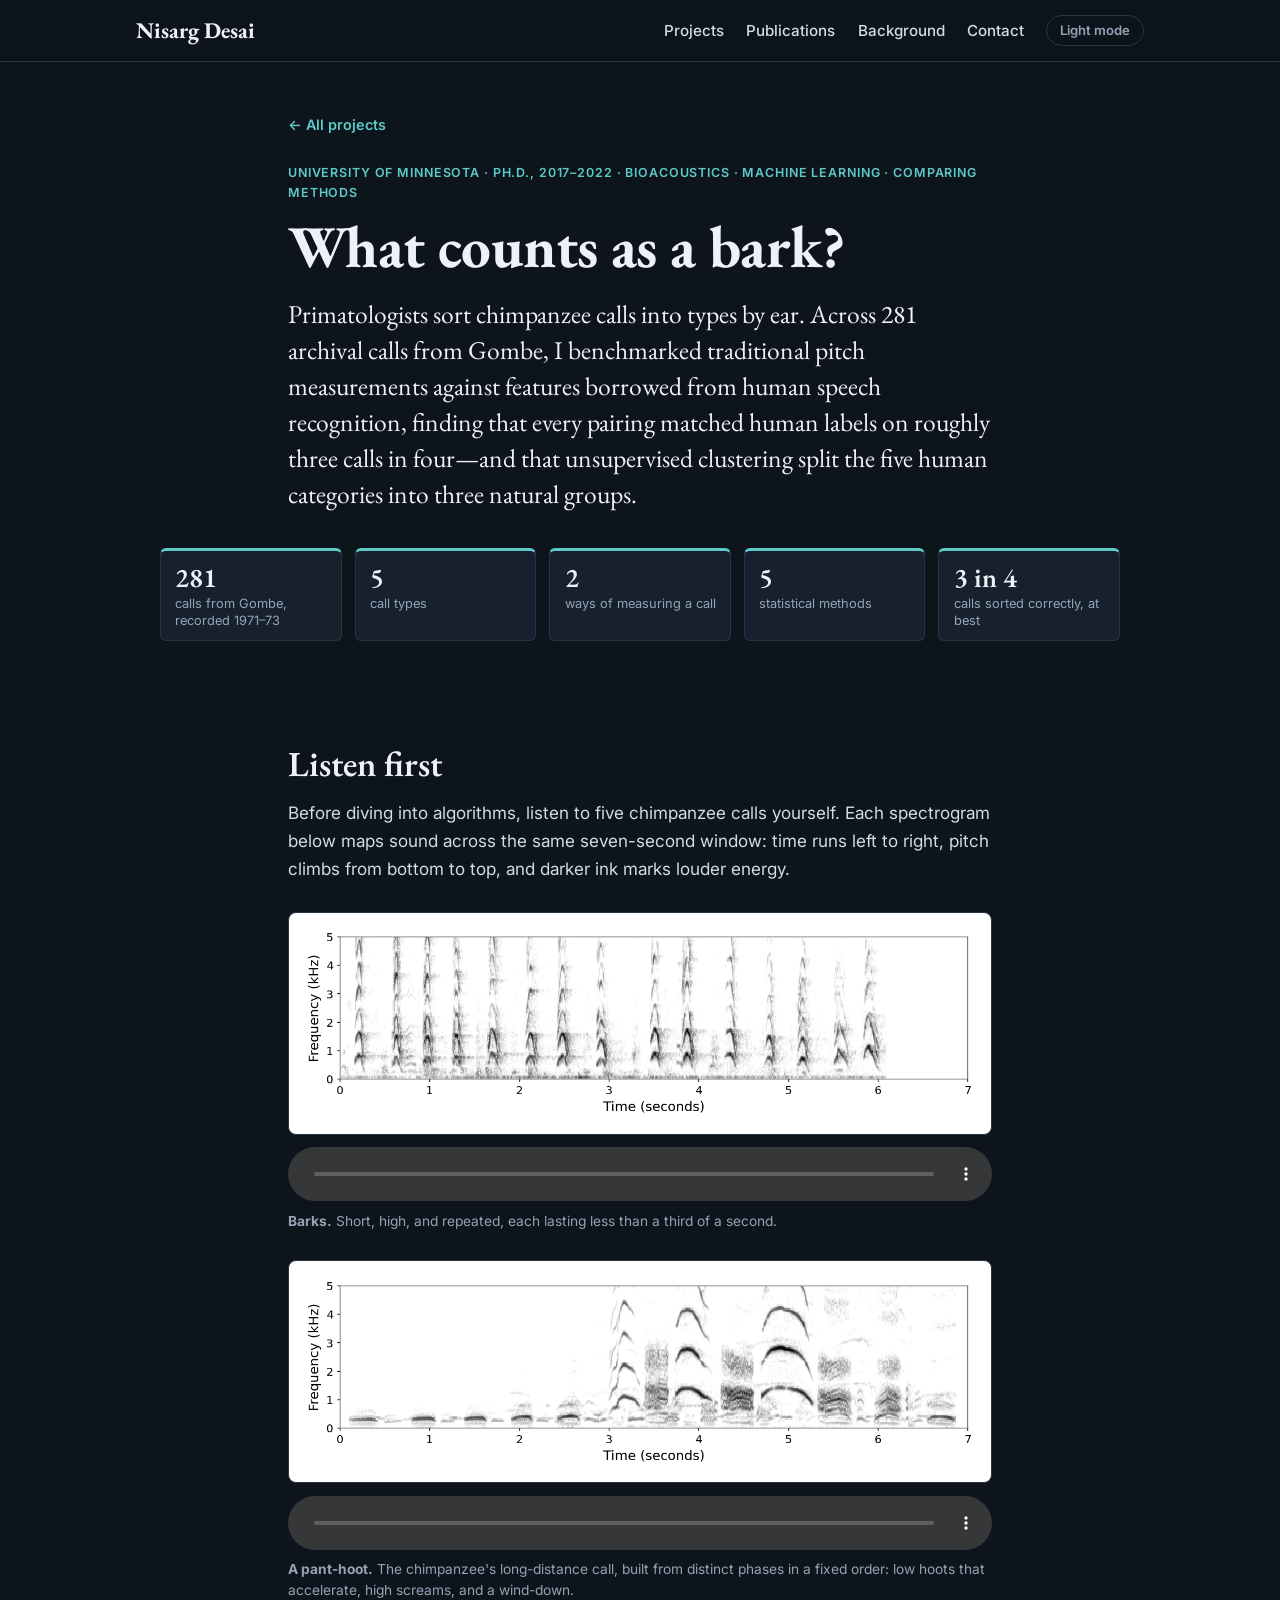
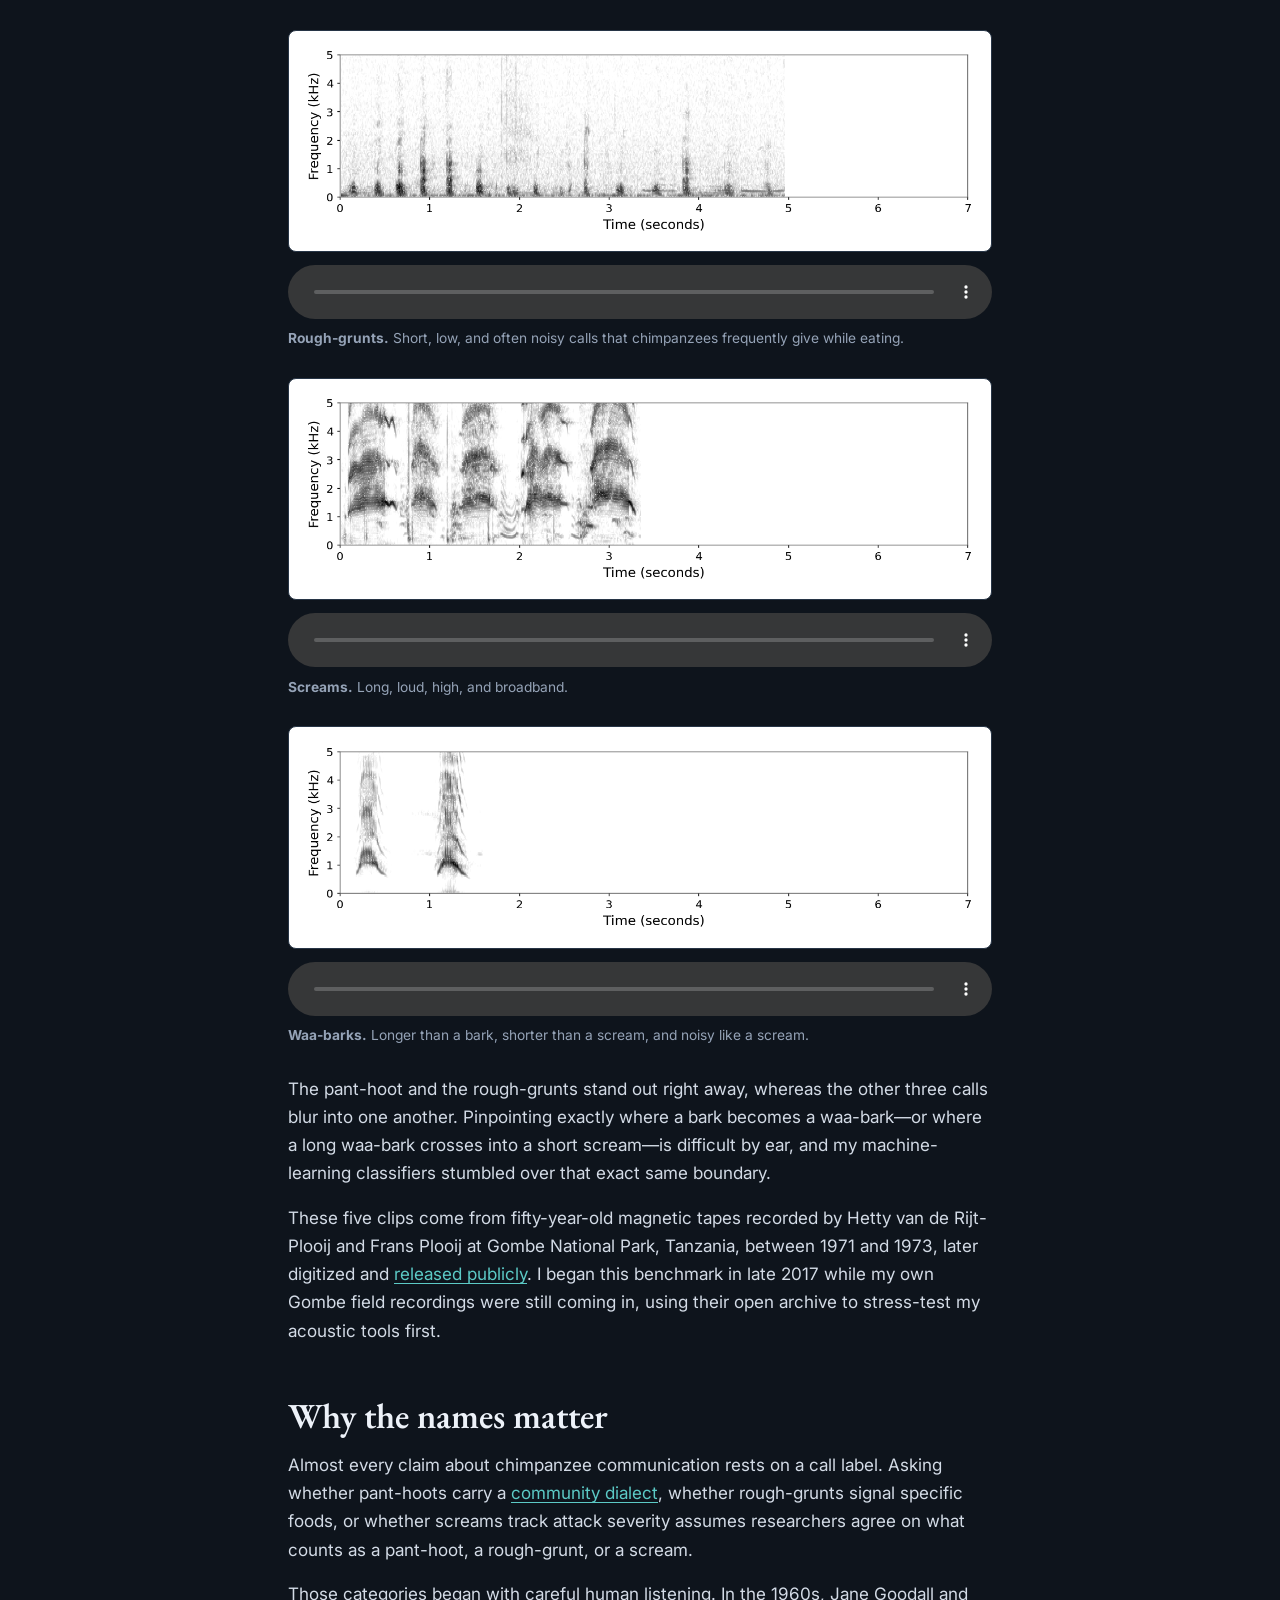
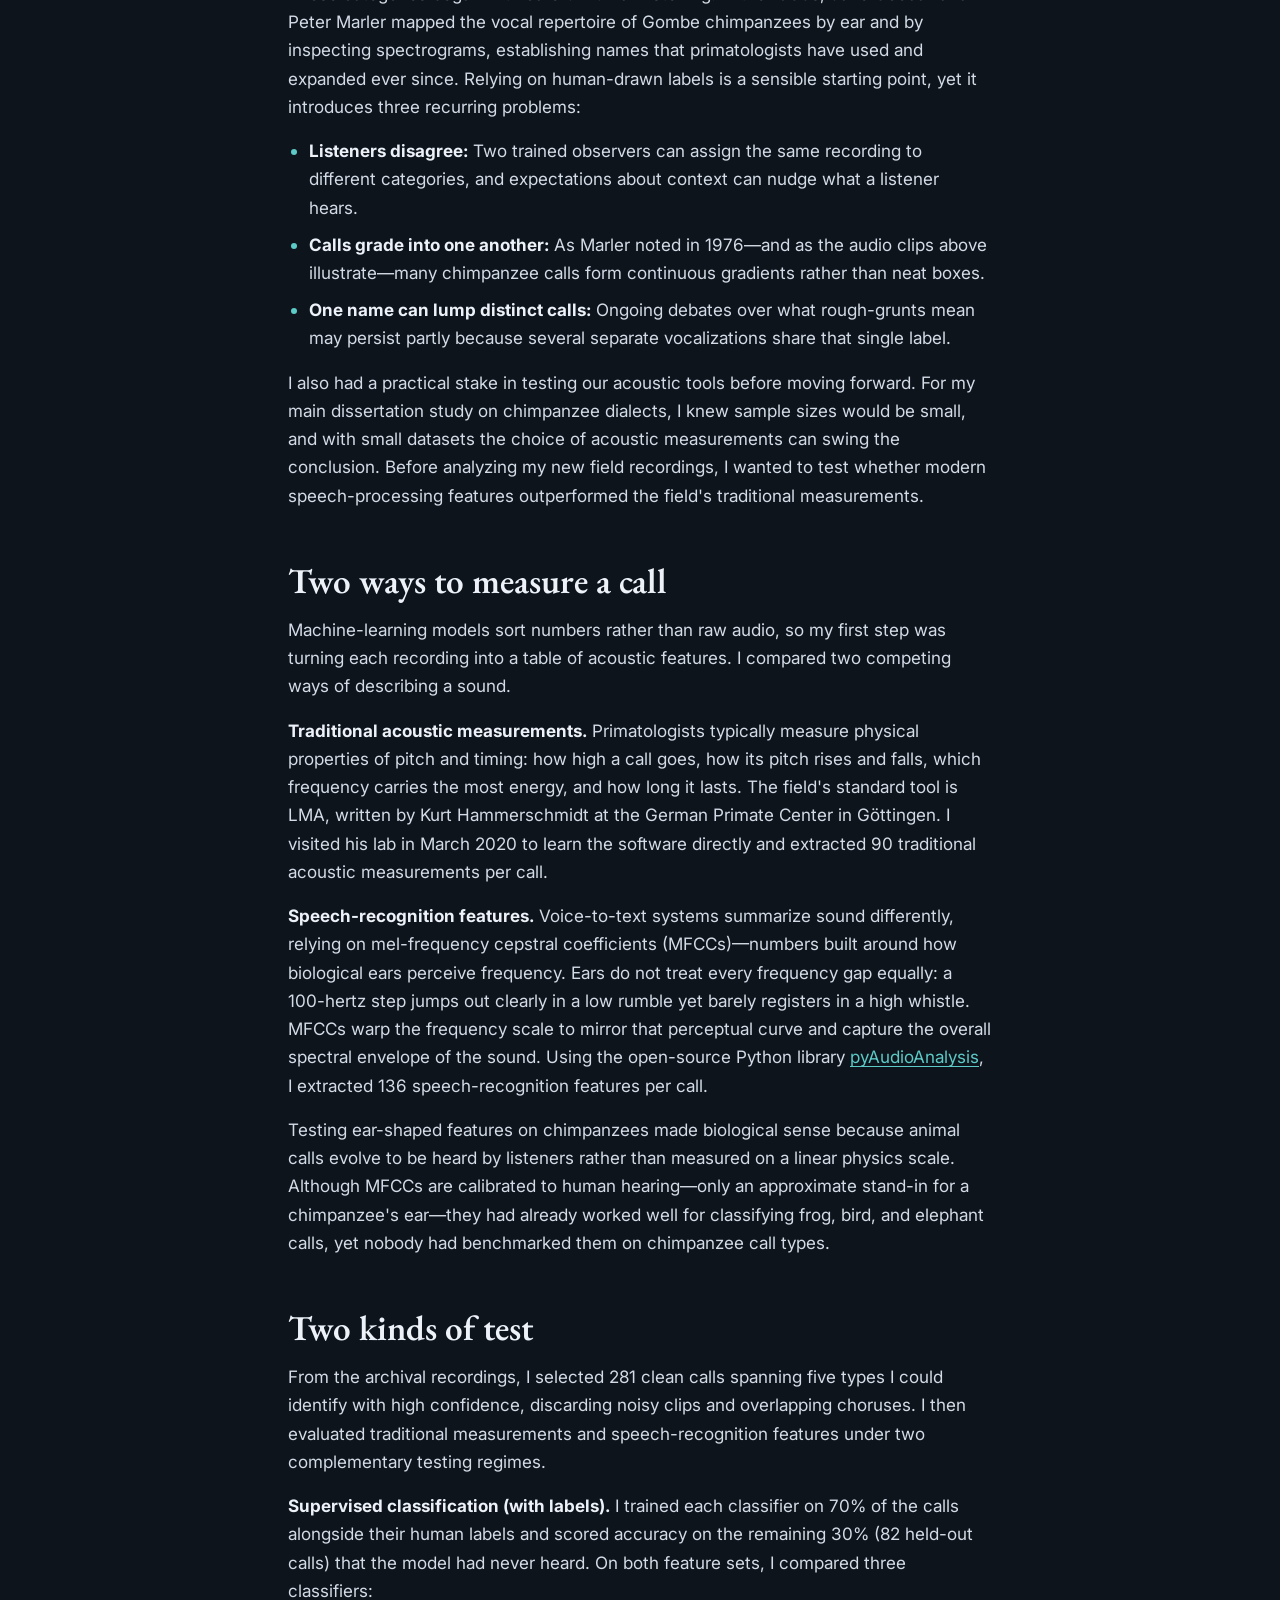
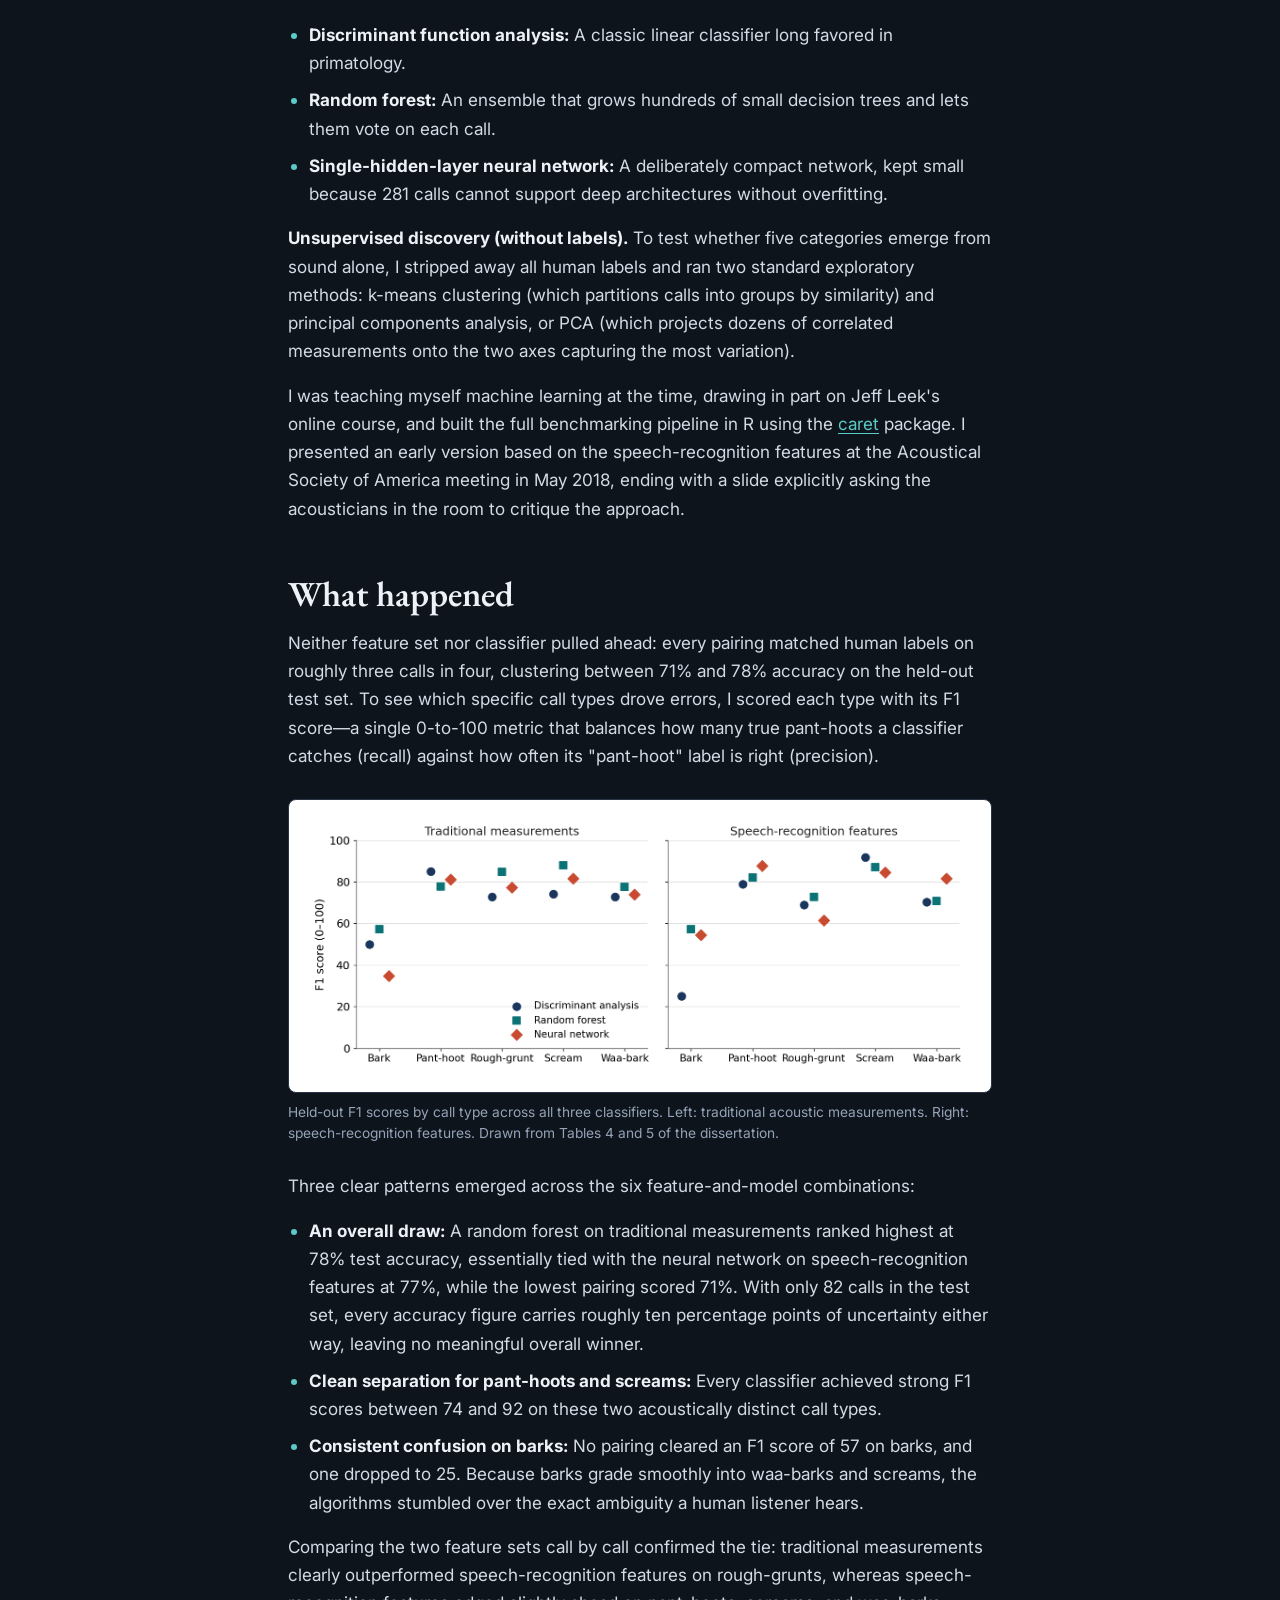
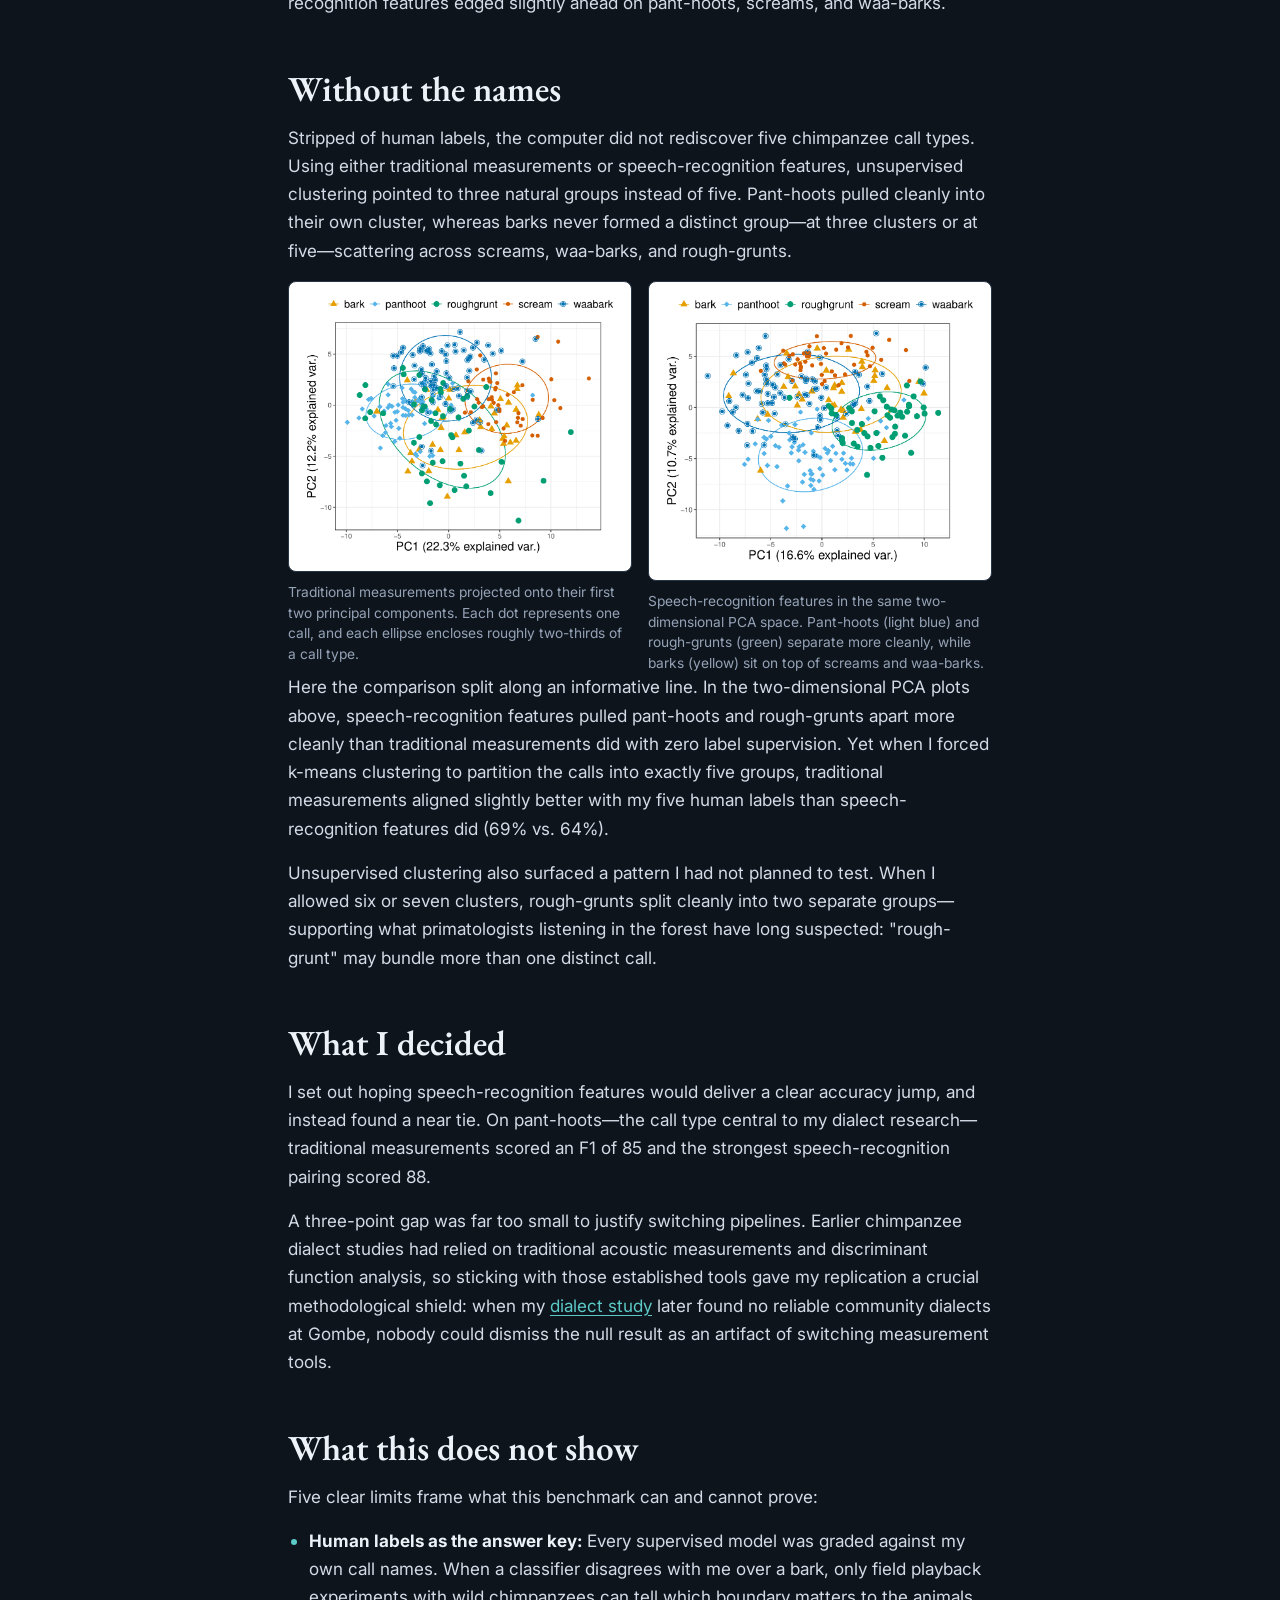
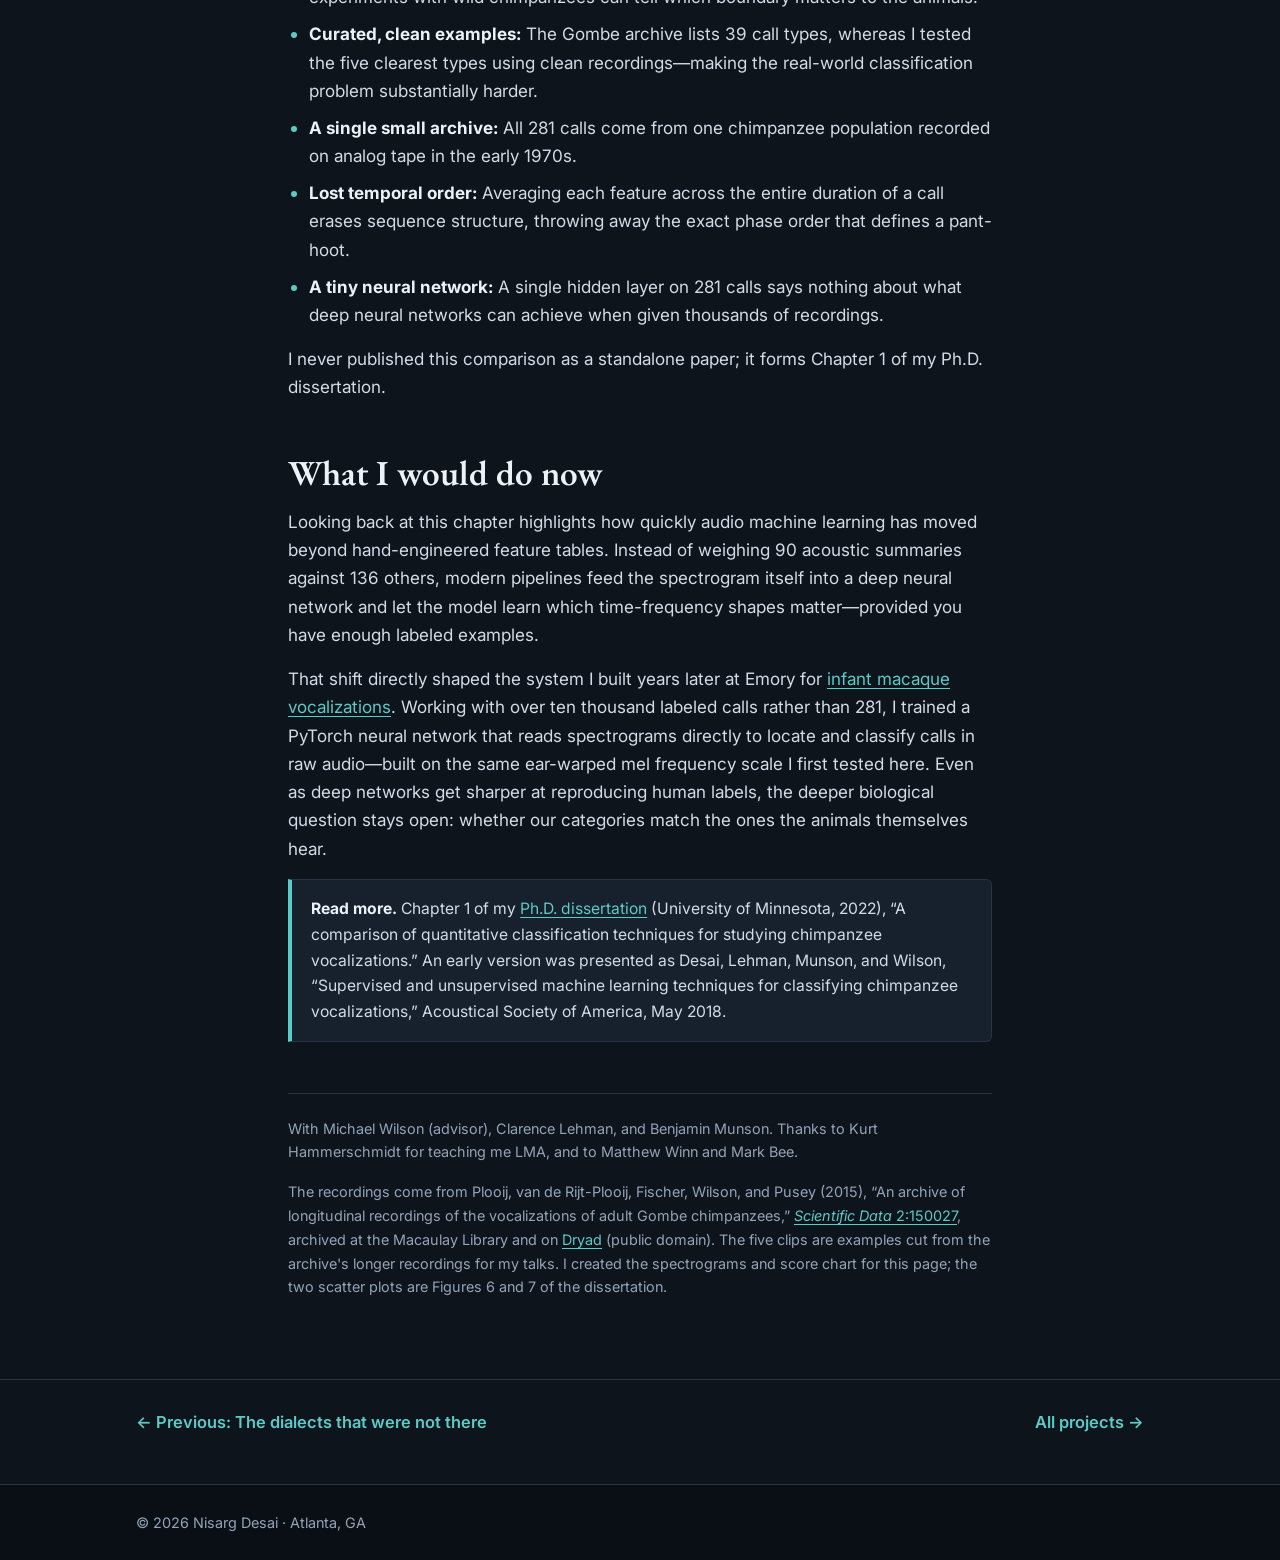
<file: projects/call-types.html>
<!DOCTYPE html>
<html lang="en" data-theme="dark">
<head>
  <meta charset="utf-8">
  <meta name="viewport" content="width=device-width, initial-scale=1">
  <title>What counts as a bark? | Nisarg Desai</title>
  <meta name="description" content="Primatologists sort chimpanzee calls into types by ear. I tested whether a computer would sort 281 calls the same way, and whether features built for human speech recognition beat the field's traditional measurements.">
  <meta name="author" content="Nisarg Desai">
  <!-- launch-meta -->
  <link rel="canonical" href="https://desai-nisarg.github.io/projects/call-types.html">
  <meta property="og:type" content="article">
  <meta property="og:title" content="What counts as a bark?">
  <meta property="og:description" content="Primatologists sort chimpanzee calls into types by ear. I tested whether a computer would sort 281 calls the same way, and whether features built for human speech recognition beat the field's traditional measurements.">
  <meta property="og:url" content="https://desai-nisarg.github.io/projects/call-types.html">
  <meta property="og:site_name" content="Nisarg Desai">
  <meta property="og:image" content="https://desai-nisarg.github.io/assets/og-card.png">
  <meta property="og:image:width" content="1200">
  <meta property="og:image:height" content="630">
  <meta property="og:image:alt" content="Nisarg Desai, Ph.D.: machine learning, computer vision, Bayesian statistics">
  <meta name="twitter:card" content="summary_large_image">
  <!-- /launch-meta -->
  <script>try { var t = localStorage.getItem('theme'); if (t) document.documentElement.dataset.theme = t; } catch (e) {}</script>
  <link rel="icon" href="data:image/svg+xml,%3Csvg xmlns='http://www.w3.org/2000/svg' viewBox='0 0 64 64'%3E%3Crect width='64' height='64' rx='12' fill='%231B365D'/%3E%3Ctext x='32' y='43' font-family='Georgia,serif' font-size='30' font-weight='700' text-anchor='middle' fill='%23ffffff'%3END%3C/text%3E%3C/svg%3E">
  <link rel="preconnect" href="https://fonts.googleapis.com">
  <link rel="preconnect" href="https://fonts.gstatic.com" crossorigin>
  <link href="https://fonts.googleapis.com/css2?family=EB+Garamond:ital,wght@0,500;0,600;0,700;1,500&family=Inter:wght@400;500;600&display=swap" rel="stylesheet">
  <link rel="stylesheet" href="../styles.css?v=16">
</head>
<body>
  <a class="skip" href="#main">Skip to content</a>

  <header class="site-header">
    <div class="wrap header-inner">
      <a class="brand" href="../index.html">Nisarg Desai</a>
      <nav aria-label="Sections">
        <a href="../index.html#projects">Projects</a>
        <a href="../index.html#publications">Publications</a>
        <a href="../index.html#background">Background</a>
        <a href="../index.html#contact">Contact</a>
        <button class="theme-toggle" type="button">Light mode</button>
      </nav>
    </div>
  </header>

  <main id="main">
    <header class="story-head">
      <div class="wrap">
        <p class="crumb"><a href="../index.html#projects">&larr; All projects</a></p>
        <p class="kicker">University of Minnesota · Ph.D., 2017–2022 · Bioacoustics · Machine learning · Comparing methods</p>
        <h1>What counts as a bark?</h1>
        <p class="standfirst">Primatologists sort chimpanzee calls into types by ear. Across 281 archival calls from Gombe, I benchmarked traditional pitch measurements against features borrowed from human speech recognition, finding that every pairing matched human labels on roughly three calls in four—and that unsupervised clustering split the five human categories into three natural groups.</p>
        <ul class="glance">
          <li><strong>281</strong><span>calls from Gombe, recorded 1971–73</span></li>
          <li><strong>5</strong><span>call types</span></li>
          <li><strong>2</strong><span>ways of measuring a call</span></li>
          <li><strong>5</strong><span>statistical methods</span></li>
          <li><strong>3 in 4</strong><span>calls sorted correctly, at best</span></li>
        </ul>
      </div>
    </header>

    <article class="story">
      <div class="wrap">

        <h2>Listen first</h2>

        <p>Before diving into algorithms, listen to five chimpanzee calls yourself. Each spectrogram below maps sound across the same seven-second window: time runs left to right, pitch climbs from bottom to top, and darker ink marks louder energy.</p>

        <figure class="plate">
          <img src="../assets/calltypes/spec-bark.png" width="1190" height="339" loading="lazy" alt="Spectrogram of chimpanzee barks: fifteen short, evenly spaced calls over six seconds, each a stack of arched bands">
          <audio controls preload="none" src="../assets/calltypes/bark.wav" aria-label="Recording of chimpanzee barks">Your browser cannot play this recording.</audio>
          <figcaption><strong>Barks.</strong> Short, high, and repeated, each lasting less than a third of a second.</figcaption>
        </figure>

        <figure class="plate">
          <img src="../assets/calltypes/spec-pant-hoot.png" width="1190" height="339" loading="lazy" alt="Spectrogram of a chimpanzee pant-hoot: three seconds of low hoots, then tall arched screams alternating with noisy breaths, then low hoots again">
          <audio controls preload="none" src="../assets/calltypes/pant-hoot.wav" aria-label="Recording of a chimpanzee pant-hoot">Your browser cannot play this recording.</audio>
          <figcaption><strong>A pant-hoot.</strong> The chimpanzee's long-distance call, built from distinct phases in a fixed order: low hoots that accelerate, high screams, and a wind-down.</figcaption>
        </figure>

        <figure class="plate">
          <img src="../assets/calltypes/spec-rough-grunt.png" width="1190" height="339" loading="lazy" alt="Spectrogram of chimpanzee rough-grunts: short, low, noisy calls scattered over five seconds, with most of their energy near the bottom of the picture">
          <audio controls preload="none" src="../assets/calltypes/rough-grunt.wav" aria-label="Recording of chimpanzee rough-grunts">Your browser cannot play this recording.</audio>
          <figcaption><strong>Rough-grunts.</strong> Short, low, and often noisy calls that chimpanzees frequently give while eating.</figcaption>
        </figure>

        <figure class="plate">
          <img src="../assets/calltypes/spec-scream.png" width="1190" height="339" loading="lazy" alt="Spectrogram of chimpanzee screams: five long, loud, noisy calls over three seconds, filling the picture from bottom to top">
          <audio controls preload="none" src="../assets/calltypes/scream.wav" aria-label="Recording of chimpanzee screams">Your browser cannot play this recording.</audio>
          <figcaption><strong>Screams.</strong> Long, loud, high, and broadband.</figcaption>
        </figure>

        <figure class="plate">
          <img src="../assets/calltypes/spec-waa-bark.png" width="1190" height="339" loading="lazy" alt="Spectrogram of two chimpanzee waa-barks: each about a third of a second long, high and noisy">
          <audio controls preload="none" src="../assets/calltypes/waa-bark.wav" aria-label="Recording of chimpanzee waa-barks">Your browser cannot play this recording.</audio>
          <figcaption><strong>Waa-barks.</strong> Longer than a bark, shorter than a scream, and noisy like a scream.</figcaption>
        </figure>

        <p>The pant-hoot and the rough-grunts stand out right away, whereas the other three calls blur into one another. Pinpointing exactly where a bark becomes a waa-bark—or where a long waa-bark crosses into a short scream—is difficult by ear, and my machine-learning classifiers stumbled over that exact same boundary.</p>

        <p>These five clips come from fifty-year-old magnetic tapes recorded by Hetty van de Rijt-Plooij and Frans Plooij at Gombe National Park, Tanzania, between 1971 and 1973, later digitized and <a href="https://doi.org/10.1038/sdata.2015.27" target="_blank" rel="noopener">released publicly</a>. I began this benchmark in late 2017 while my own Gombe field recordings were still coming in, using their open archive to stress-test my acoustic tools first.</p>

        <h2>Why the names matter</h2>

        <p>Almost every claim about chimpanzee communication rests on a call label. Asking whether pant-hoots carry a <a href="chimpanzee-dialects.html">community dialect</a>, whether rough-grunts signal specific foods, or whether screams track attack severity assumes researchers agree on what counts as a pant-hoot, a rough-grunt, or a scream.</p>

        <p>Those categories began with careful human listening. In the 1960s, Jane Goodall and Peter Marler mapped the vocal repertoire of Gombe chimpanzees by ear and by inspecting spectrograms, establishing names that primatologists have used and expanded ever since. Relying on human-drawn labels is a sensible starting point, yet it introduces three recurring problems:</p>

        <ul>
          <li><strong>Listeners disagree:</strong> Two trained observers can assign the same recording to different categories, and expectations about context can nudge what a listener hears.</li>
          <li><strong>Calls grade into one another:</strong> As Marler noted in 1976—and as the audio clips above illustrate—many chimpanzee calls form continuous gradients rather than neat boxes.</li>
          <li><strong>One name can lump distinct calls:</strong> Ongoing debates over what rough-grunts mean may persist partly because several separate vocalizations share that single label.</li>
        </ul>

        <p>I also had a practical stake in testing our acoustic tools before moving forward. For my main dissertation study on chimpanzee dialects, I knew sample sizes would be small, and with small datasets the choice of acoustic measurements can swing the conclusion. Before analyzing my new field recordings, I wanted to test whether modern speech-processing features outperformed the field's traditional measurements.</p>

        <h2>Two ways to measure a call</h2>

        <p>Machine-learning models sort numbers rather than raw audio, so my first step was turning each recording into a table of acoustic features. I compared two competing ways of describing a sound.</p>

        <p><strong>Traditional acoustic measurements.</strong> Primatologists typically measure physical properties of pitch and timing: how high a call goes, how its pitch rises and falls, which frequency carries the most energy, and how long it lasts. The field's standard tool is LMA, written by Kurt Hammerschmidt at the German Primate Center in Göttingen. I visited his lab in March 2020 to learn the software directly and extracted 90 traditional acoustic measurements per call.</p>

        <p><strong>Speech-recognition features.</strong> Voice-to-text systems summarize sound differently, relying on mel-frequency cepstral coefficients (MFCCs)—numbers built around how biological ears perceive frequency. Ears do not treat every frequency gap equally: a 100-hertz step jumps out clearly in a low rumble yet barely registers in a high whistle. MFCCs warp the frequency scale to mirror that perceptual curve and capture the overall spectral envelope of the sound. Using the open-source Python library <a href="https://github.com/tyiannak/pyAudioAnalysis" target="_blank" rel="noopener">pyAudioAnalysis</a>, I extracted 136 speech-recognition features per call.</p>

        <p>Testing ear-shaped features on chimpanzees made biological sense because animal calls evolve to be heard by listeners rather than measured on a linear physics scale. Although MFCCs are calibrated to human hearing—only an approximate stand-in for a chimpanzee's ear—they had already worked well for classifying frog, bird, and elephant calls, yet nobody had benchmarked them on chimpanzee call types.</p>

        <h2>Two kinds of test</h2>

        <p>From the archival recordings, I selected 281 clean calls spanning five types I could identify with high confidence, discarding noisy clips and overlapping choruses. I then evaluated traditional measurements and speech-recognition features under two complementary testing regimes.</p>

        <p><strong>Supervised classification (with labels).</strong> I trained each classifier on 70% of the calls alongside their human labels and scored accuracy on the remaining 30% (82 held-out calls) that the model had never heard. On both feature sets, I compared three classifiers:</p>

        <ul>
          <li><strong>Discriminant function analysis:</strong> A classic linear classifier long favored in primatology.</li>
          <li><strong>Random forest:</strong> An ensemble that grows hundreds of small decision trees and lets them vote on each call.</li>
          <li><strong>Single-hidden-layer neural network:</strong> A deliberately compact network, kept small because 281 calls cannot support deep architectures without overfitting.</li>
        </ul>

        <p><strong>Unsupervised discovery (without labels).</strong> To test whether five categories emerge from sound alone, I stripped away all human labels and ran two standard exploratory methods: k-means clustering (which partitions calls into groups by similarity) and principal components analysis, or PCA (which projects dozens of correlated measurements onto the two axes capturing the most variation).</p>

        <p>I was teaching myself machine learning at the time, drawing in part on Jeff Leek's online course, and built the full benchmarking pipeline in R using the <a href="https://topepo.github.io/caret/" target="_blank" rel="noopener">caret</a> package. I presented an early version based on the speech-recognition features at the Acoustical Society of America meeting in May 2018, ending with a slide explicitly asking the acousticians in the room to critique the approach.</p>

        <h2>What happened</h2>

        <p>Neither feature set nor classifier pulled ahead: every pairing matched human labels on roughly three calls in four, clustering between 71% and 78% accuracy on the held-out test set. To see which specific call types drove errors, I scored each type with its F1 score—a single 0-to-100 metric that balances how many true pant-hoots a classifier catches (recall) against how often its "pant-hoot" label is right (precision).</p>

        <figure class="plate">
          <img src="../assets/calltypes/f1-scores.png" width="1430" height="559" loading="lazy" alt="Two panels of F1 scores by call type for three methods. In both panels pant-hoots and screams score about 75 to 92, rough-grunts and waa-barks about 60 to 88, and barks lowest, from 25 to 57">
          <figcaption>Held-out F1 scores by call type across all three classifiers. Left: traditional acoustic measurements. Right: speech-recognition features. Drawn from Tables 4 and 5 of the dissertation.</figcaption>
        </figure>

        <p>Three clear patterns emerged across the six feature-and-model combinations:</p>

        <ul>
          <li><strong>An overall draw:</strong> A random forest on traditional measurements ranked highest at 78% test accuracy, essentially tied with the neural network on speech-recognition features at 77%, while the lowest pairing scored 71%. With only 82 calls in the test set, every accuracy figure carries roughly ten percentage points of uncertainty either way, leaving no meaningful overall winner.</li>
          <li><strong>Clean separation for pant-hoots and screams:</strong> Every classifier achieved strong F1 scores between 74 and 92 on these two acoustically distinct call types.</li>
          <li><strong>Consistent confusion on barks:</strong> No pairing cleared an F1 score of 57 on barks, and one dropped to 25. Because barks grade smoothly into waa-barks and screams, the algorithms stumbled over the exact ambiguity a human listener hears.</li>
        </ul>

        <p>Comparing the two feature sets call by call confirmed the tie: traditional measurements clearly outperformed speech-recognition features on rough-grunts, whereas speech-recognition features edged slightly ahead on pant-hoots, screams, and waa-barks.</p>

        <h2>Without the names</h2>

        <p>Stripped of human labels, the computer did not rediscover five chimpanzee call types. Using either traditional measurements or speech-recognition features, unsupervised clustering pointed to three natural groups instead of five. Pant-hoots pulled cleanly into their own cluster, whereas barks never formed a distinct group—at three clusters or at five—scattering across screams, waa-barks, and rough-grunts.</p>

        <div class="pair">
          <figure class="plate">
            <img src="../assets/calltypes/pca-traditional.png" width="996" height="829" loading="lazy" alt="Scatter plot of 281 calls on two axes, colored by call type, from the traditional measurements. The five ellipses overlap heavily in the middle of the plot">
            <figcaption>Traditional measurements projected onto their first two principal components. Each dot represents one call, and each ellipse encloses roughly two-thirds of a call type.</figcaption>
          </figure>
          <figure class="plate">
            <img src="../assets/calltypes/pca-speech.png" width="963" height="829" loading="lazy" alt="The same kind of scatter plot from the speech-recognition features. Pant-hoots and rough-grunts form their own clusters, while barks, screams and waa-barks overlap">
            <figcaption>Speech-recognition features in the same two-dimensional PCA space. Pant-hoots (light blue) and rough-grunts (green) separate more cleanly, while barks (yellow) sit on top of screams and waa-barks.</figcaption>
          </figure>
        </div>

        <p>Here the comparison split along an informative line. In the two-dimensional PCA plots above, speech-recognition features pulled pant-hoots and rough-grunts apart more cleanly than traditional measurements did with zero label supervision. Yet when I forced k-means clustering to partition the calls into exactly five groups, traditional measurements aligned slightly better with my five human labels than speech-recognition features did (69% vs. 64%).</p>

        <p>Unsupervised clustering also surfaced a pattern I had not planned to test. When I allowed six or seven clusters, rough-grunts split cleanly into two separate groups—supporting what primatologists listening in the forest have long suspected: "rough-grunt" may bundle more than one distinct call.</p>

        <h2>What I decided</h2>

        <p>I set out hoping speech-recognition features would deliver a clear accuracy jump, and instead found a near tie. On pant-hoots—the call type central to my dialect research—traditional measurements scored an F1 of 85 and the strongest speech-recognition pairing scored 88.</p>

        <p>A three-point gap was far too small to justify switching pipelines. Earlier chimpanzee dialect studies had relied on traditional acoustic measurements and discriminant function analysis, so sticking with those established tools gave my replication a crucial methodological shield: when my <a href="chimpanzee-dialects.html">dialect study</a> later found no reliable community dialects at Gombe, nobody could dismiss the null result as an artifact of switching measurement tools.</p>

        <h2>What this does not show</h2>

        <p>Five clear limits frame what this benchmark can and cannot prove:</p>

        <ul>
          <li><strong>Human labels as the answer key:</strong> Every supervised model was graded against my own call names. When a classifier disagrees with me over a bark, only field playback experiments with wild chimpanzees can tell which boundary matters to the animals.</li>
          <li><strong>Curated, clean examples:</strong> The Gombe archive lists 39 call types, whereas I tested the five clearest types using clean recordings—making the real-world classification problem substantially harder.</li>
          <li><strong>A single small archive:</strong> All 281 calls come from one chimpanzee population recorded on analog tape in the early 1970s.</li>
          <li><strong>Lost temporal order:</strong> Averaging each feature across the entire duration of a call erases sequence structure, throwing away the exact phase order that defines a pant-hoot.</li>
          <li><strong>A tiny neural network:</strong> A single hidden layer on 281 calls says nothing about what deep neural networks can achieve when given thousands of recordings.</li>
        </ul>

        <p>I never published this comparison as a standalone paper; it forms Chapter 1 of my Ph.D. dissertation.</p>

        <h2>What I would do now</h2>

        <p>Looking back at this chapter highlights how quickly audio machine learning has moved beyond hand-engineered feature tables. Instead of weighing 90 acoustic summaries against 136 others, modern pipelines feed the spectrogram itself into a deep neural network and let the model learn which time-frequency shapes matter—provided you have enough labeled examples.</p>

        <p>That shift directly shaped the system I built years later at Emory for <a href="zika-vocalizations.html">infant macaque vocalizations</a>. Working with over ten thousand labeled calls rather than 281, I trained a PyTorch neural network that reads spectrograms directly to locate and classify calls in raw audio—built on the same ear-warped mel frequency scale I first tested here. Even as deep networks get sharper at reproducing human labels, the deeper biological question stays open: whether our categories match the ones the animals themselves hear.</p>

        <div class="aside-note">
          <p><strong>Read more.</strong> Chapter 1 of my <a href="https://conservancy.umn.edu/server/api/core/bitstreams/84f8fbfa-3027-46a1-9f6d-4335d7cf8203/content" target="_blank" rel="noopener">Ph.D. dissertation</a> (University of Minnesota, 2022), “A comparison of quantitative classification techniques for studying chimpanzee vocalizations.” An early version was presented as Desai, Lehman, Munson, and Wilson, “Supervised and unsupervised machine learning techniques for classifying chimpanzee vocalizations,” Acoustical Society of America, May 2018.</p>
        </div>

        <div class="credits">
          <p>With Michael Wilson (advisor), Clarence Lehman, and Benjamin Munson. Thanks to Kurt Hammerschmidt for teaching me LMA, and to Matthew Winn and Mark Bee.</p>
          <p>The recordings come from Plooij, van de Rijt-Plooij, Fischer, Wilson, and Pusey (2015), “An archive of longitudinal recordings of the vocalizations of adult Gombe chimpanzees,” <a href="https://doi.org/10.1038/sdata.2015.27" target="_blank" rel="noopener"><em>Scientific Data</em> 2:150027</a>, archived at the Macaulay Library and on <a href="https://doi.org/10.5061/dryad.sd15m" target="_blank" rel="noopener">Dryad</a> (public domain). The five clips are examples cut from the archive's longer recordings for my talks. I created the spectrograms and score chart for this page; the two scatter plots are Figures 6 and 7 of the dissertation.</p>
        </div>

      </div>
    </article>

    <nav class="story-nav" aria-label="More projects">
      <div class="wrap">
        <a href="chimpanzee-dialects.html">&larr; Previous: The dialects that were not there</a>
        <a href="../index.html#projects">All projects &rarr;</a>
      </div>
    </nav>
  </main>

  <footer class="site-footer">
    <div class="wrap">
      <p>© 2026 Nisarg Desai · Atlanta, GA</p>
    </div>
  </footer>
  <script src="../site.js?v=16"></script>
</body>
</html>
</file>
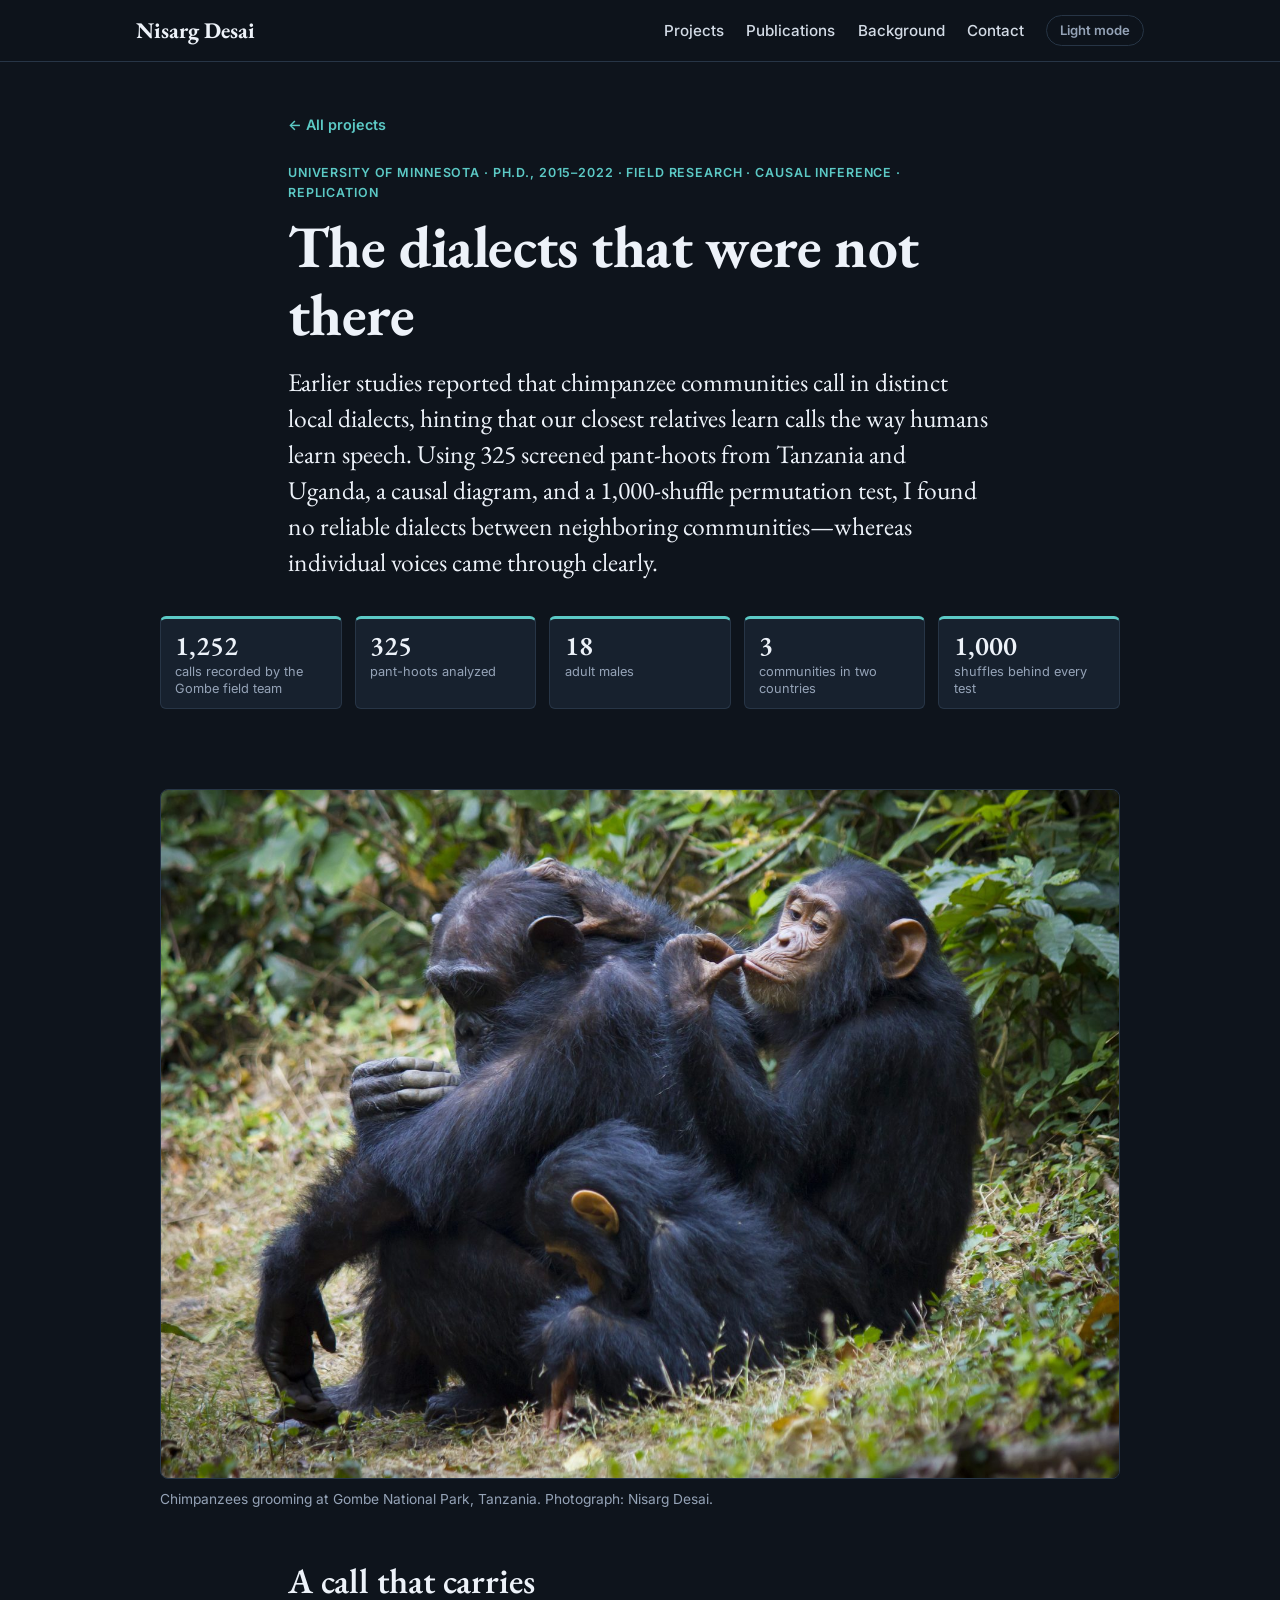
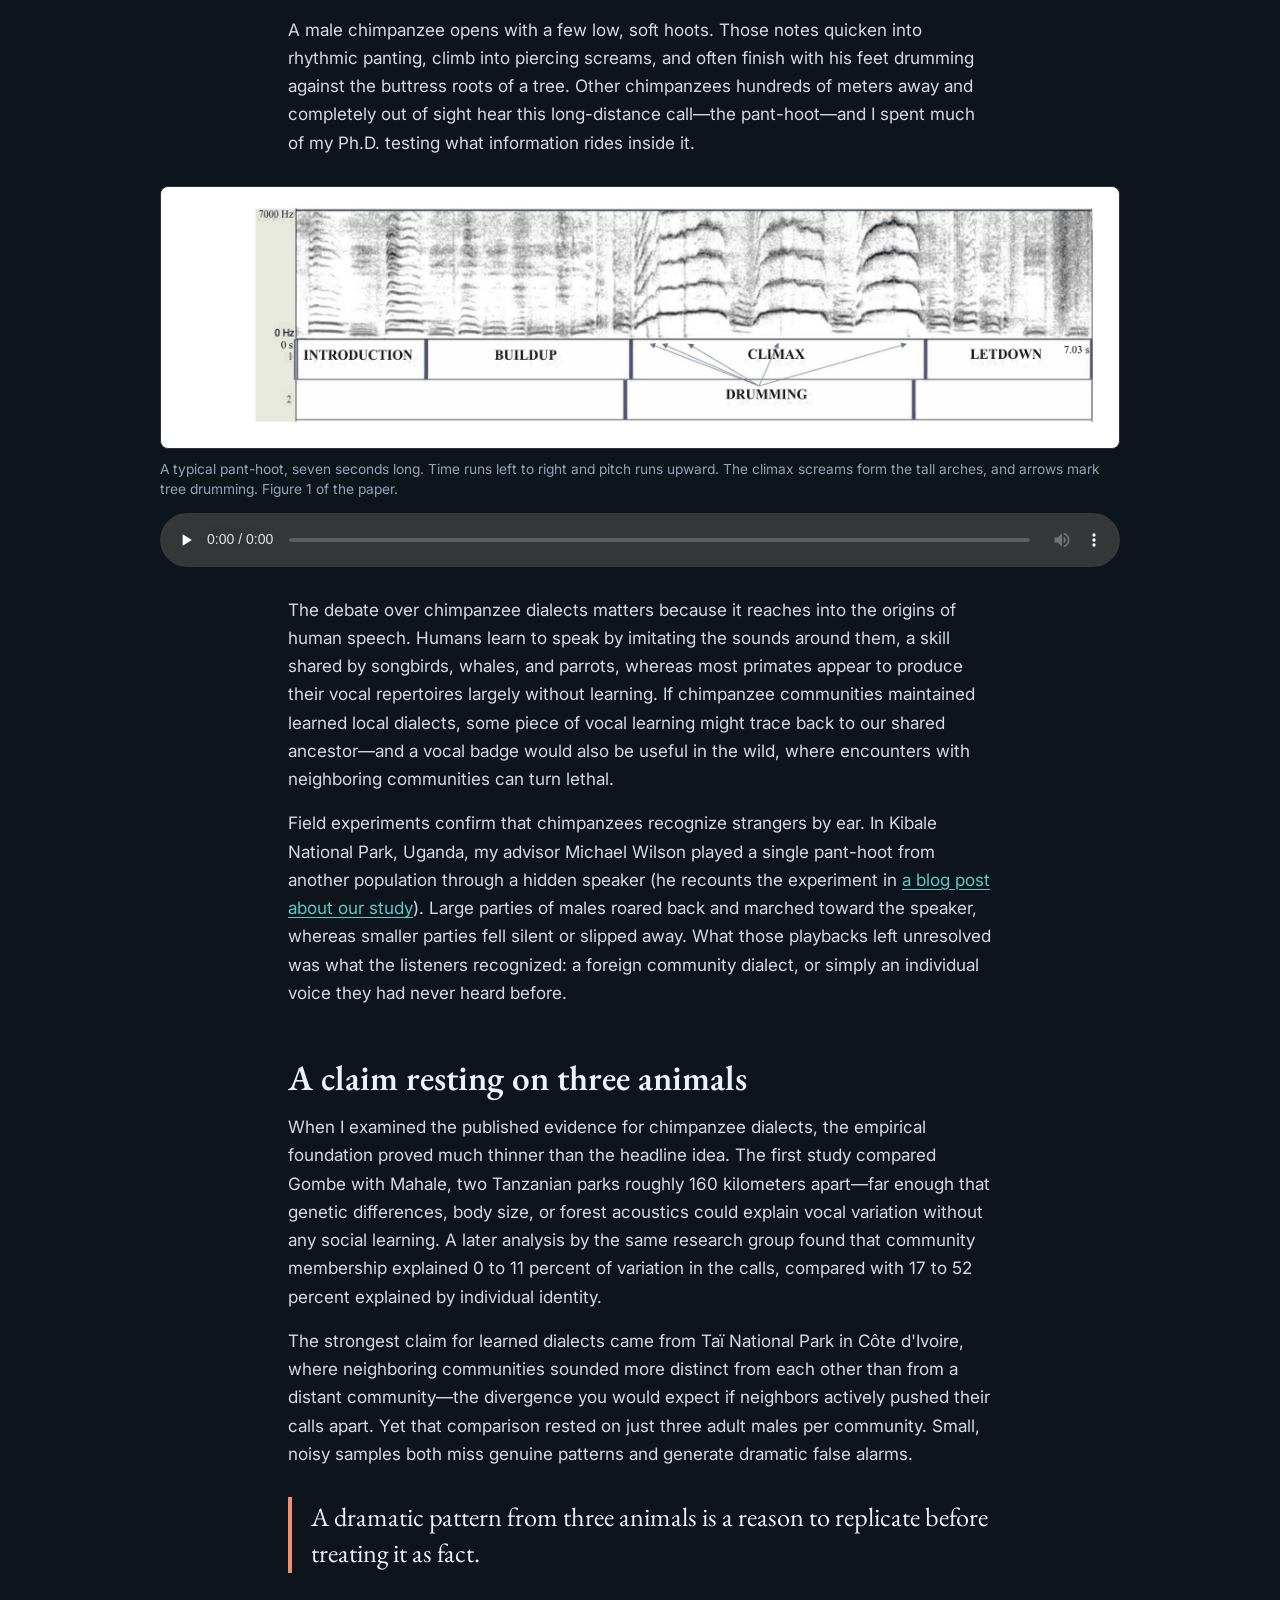
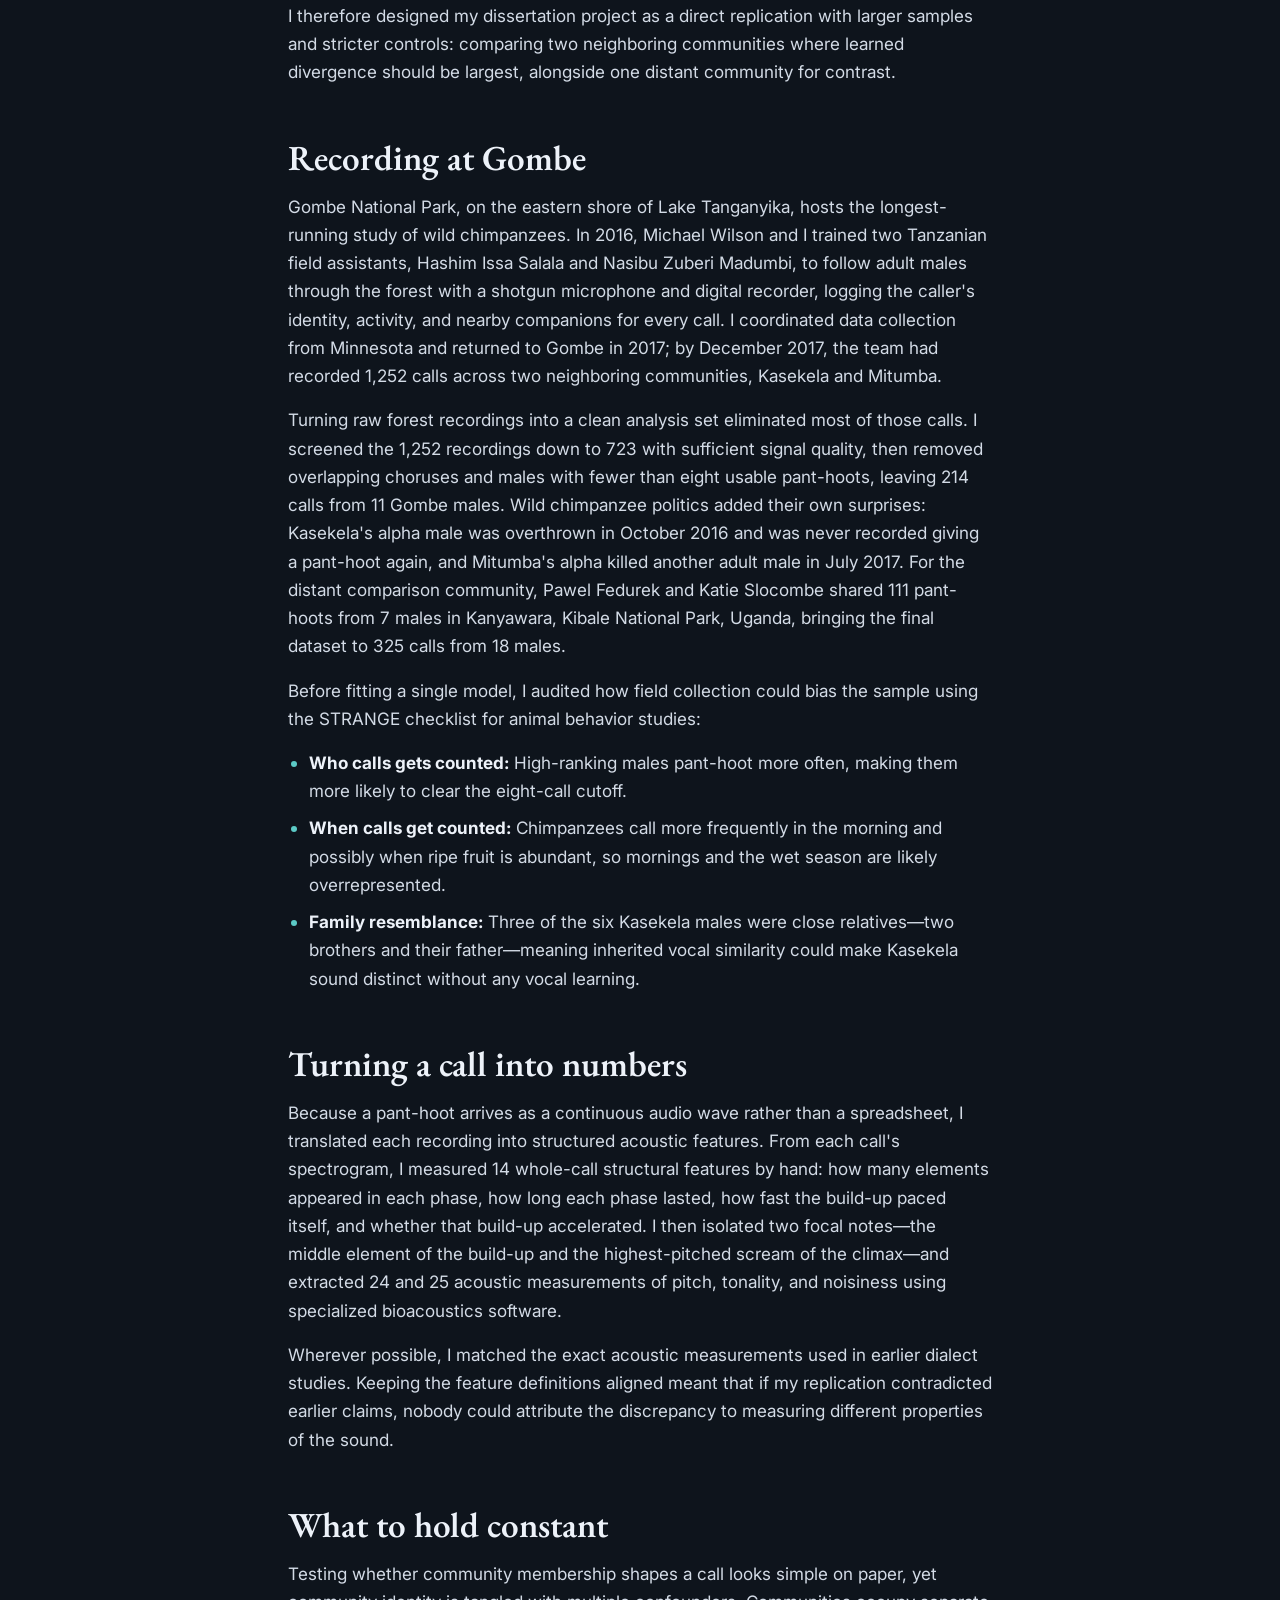
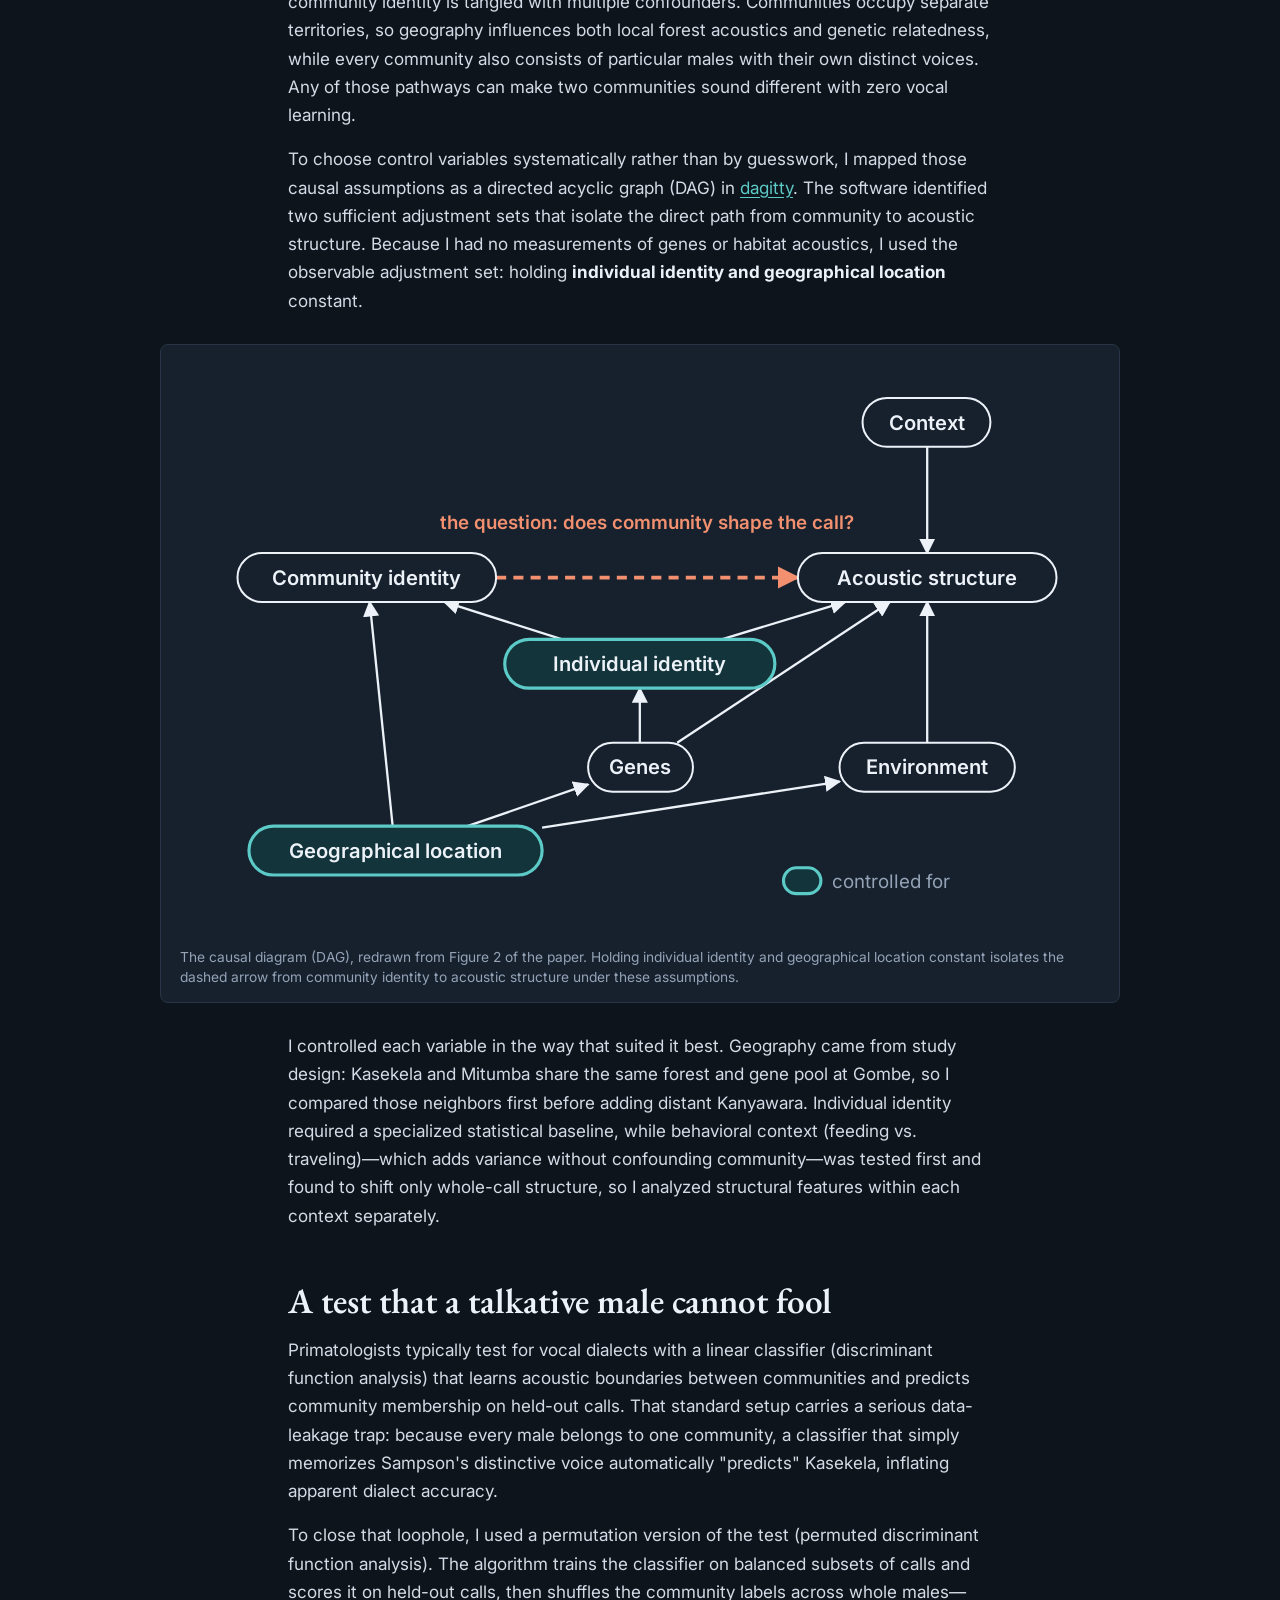
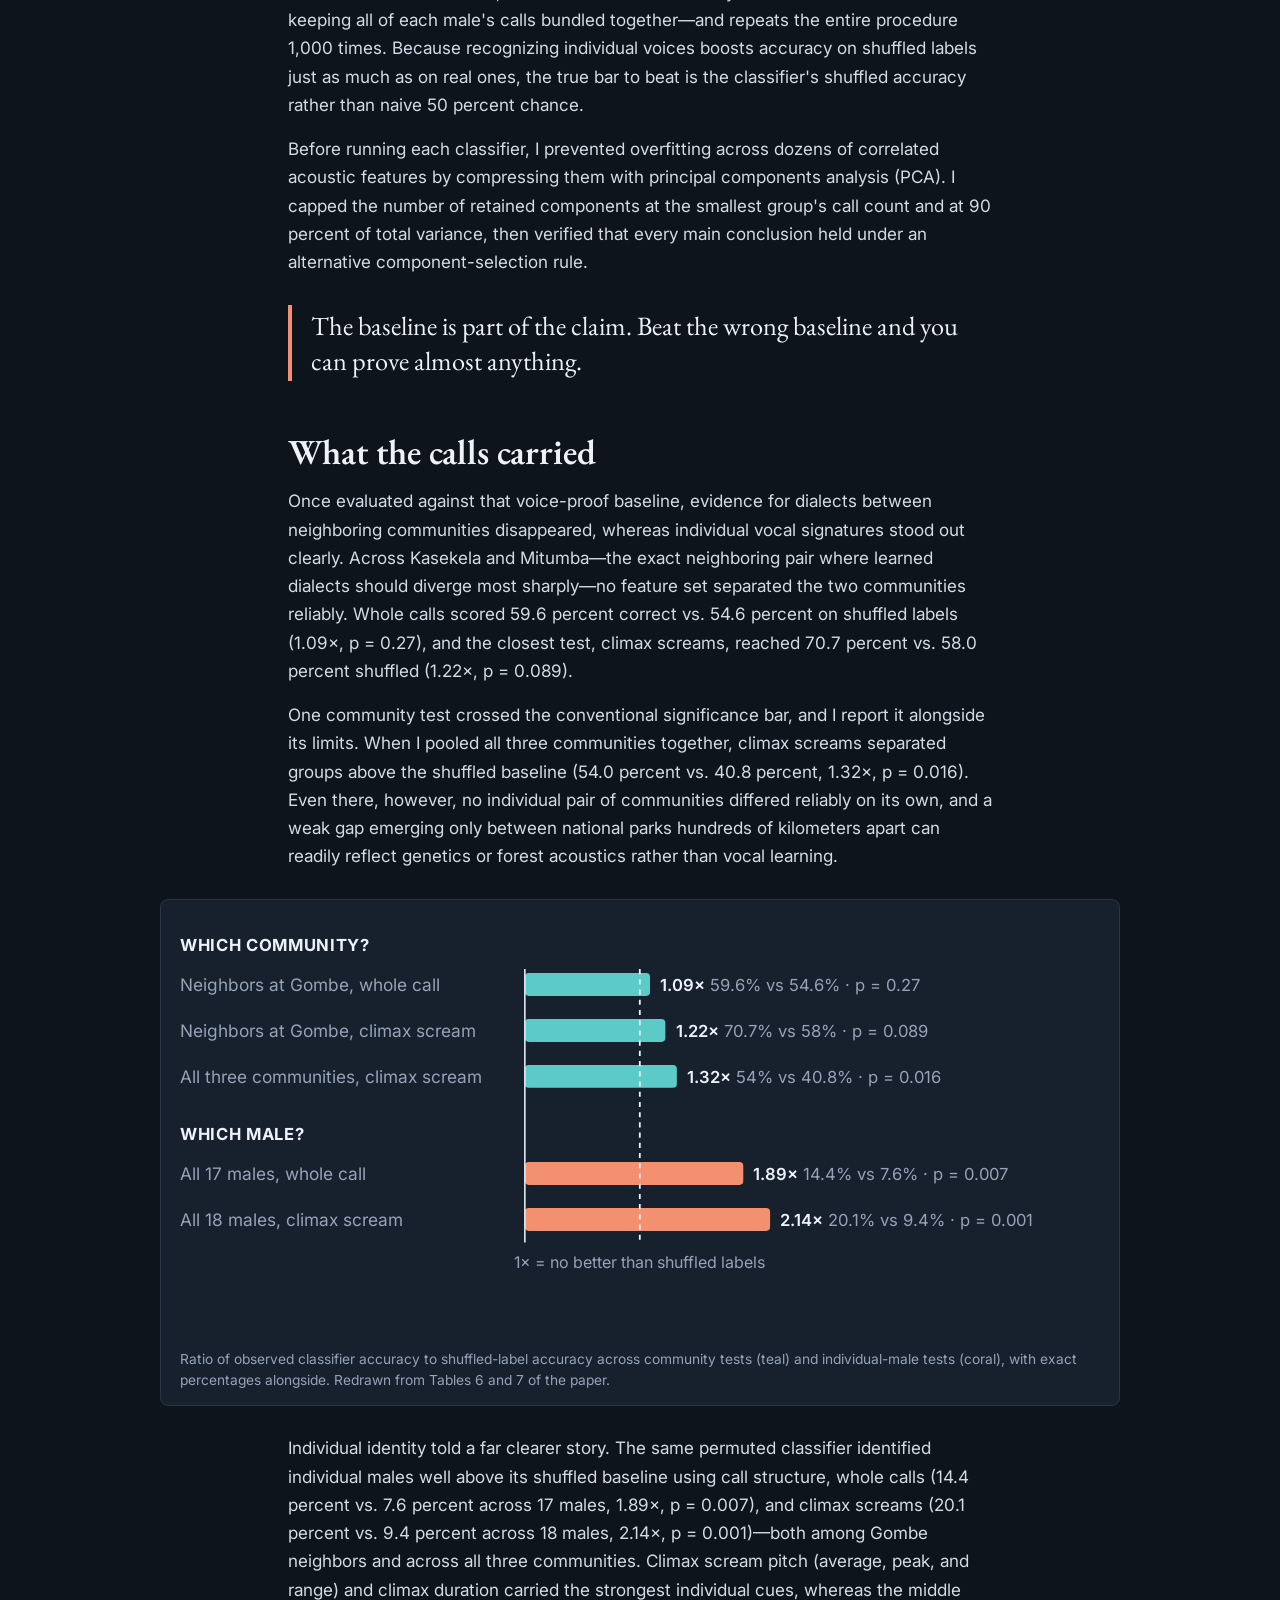
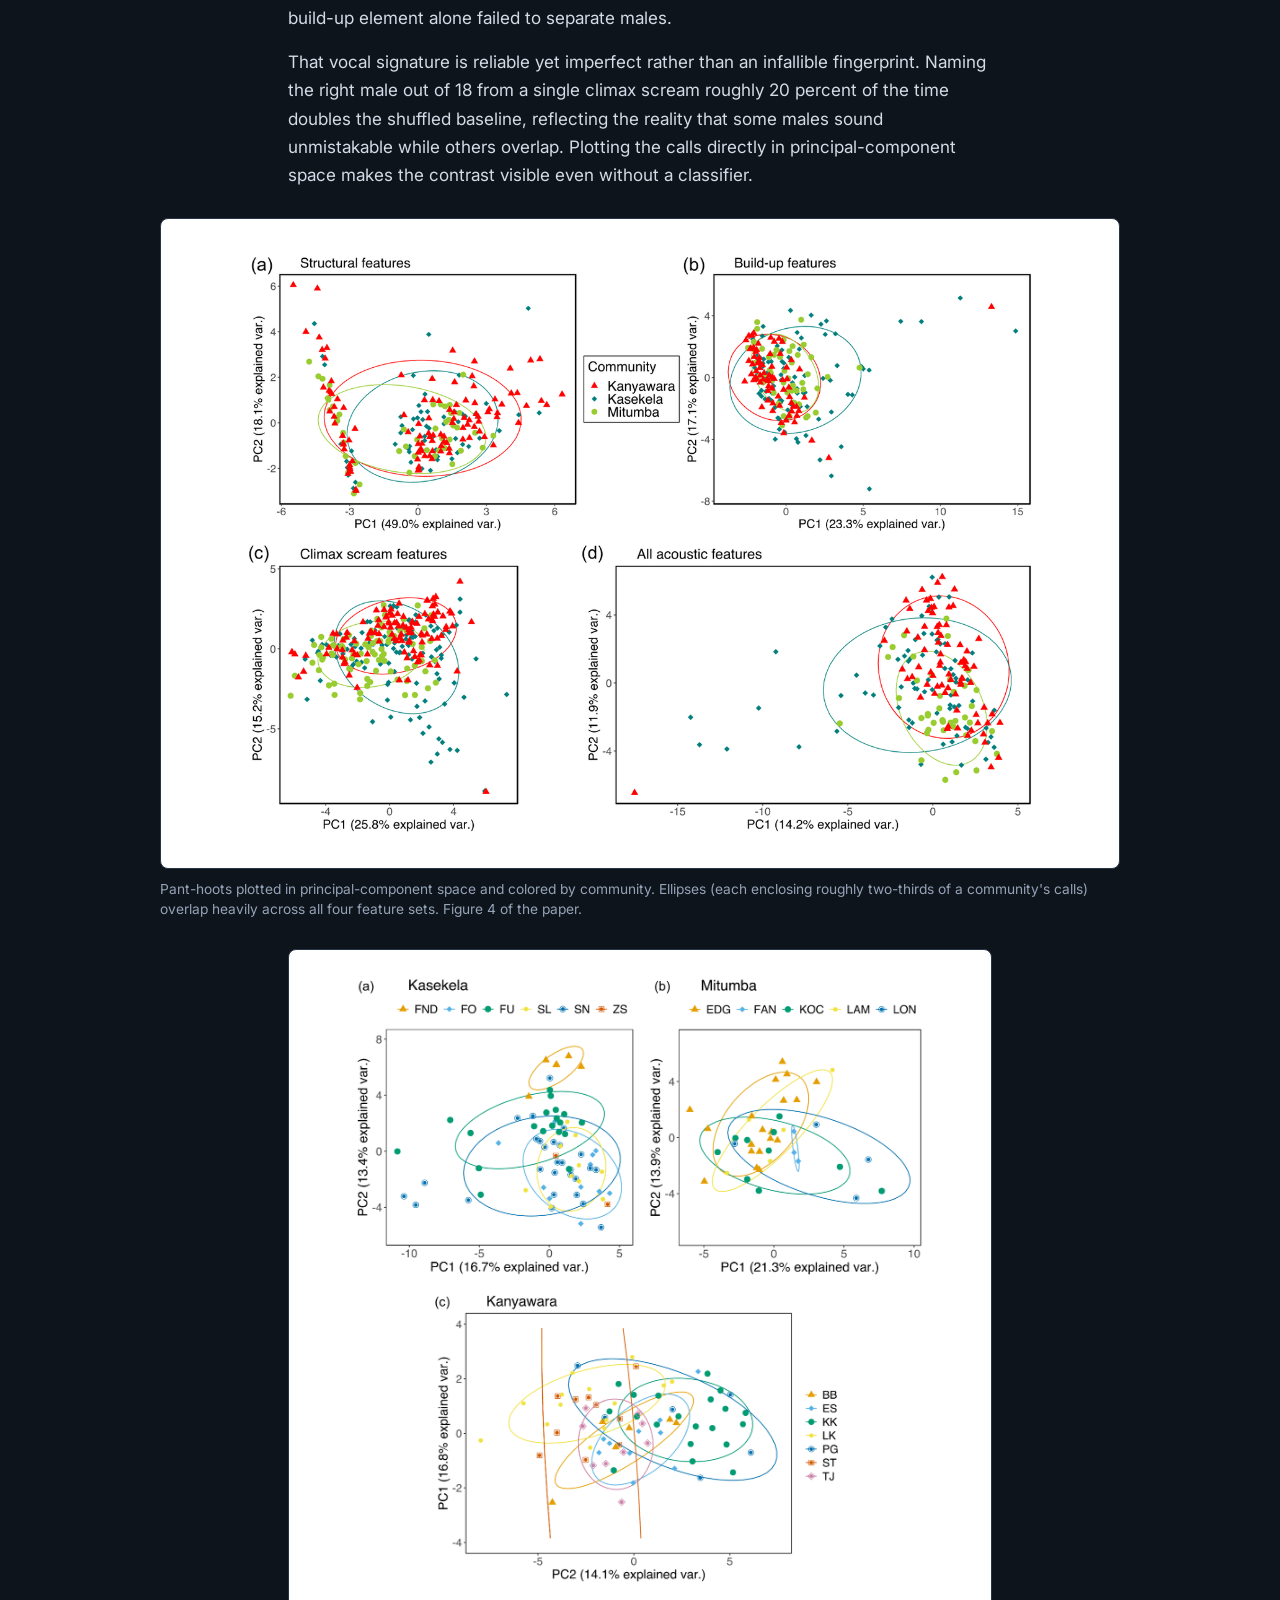
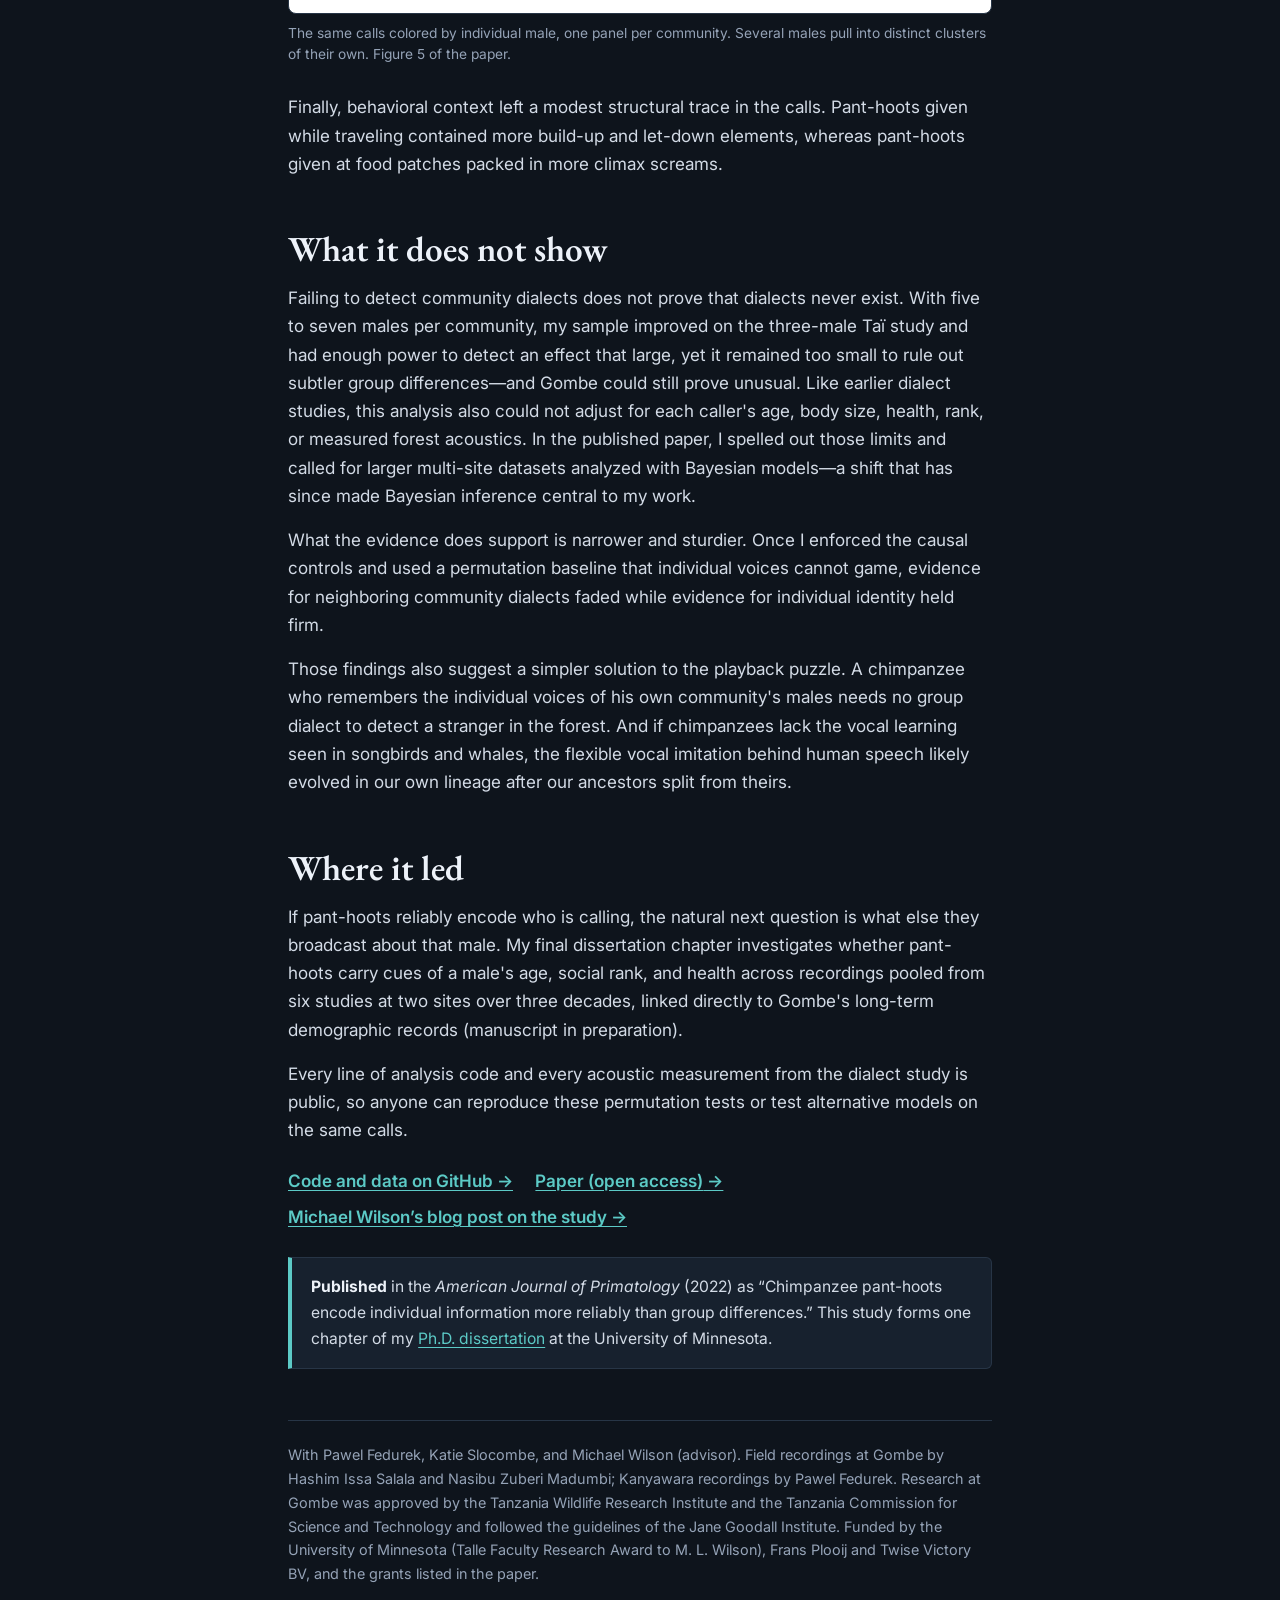
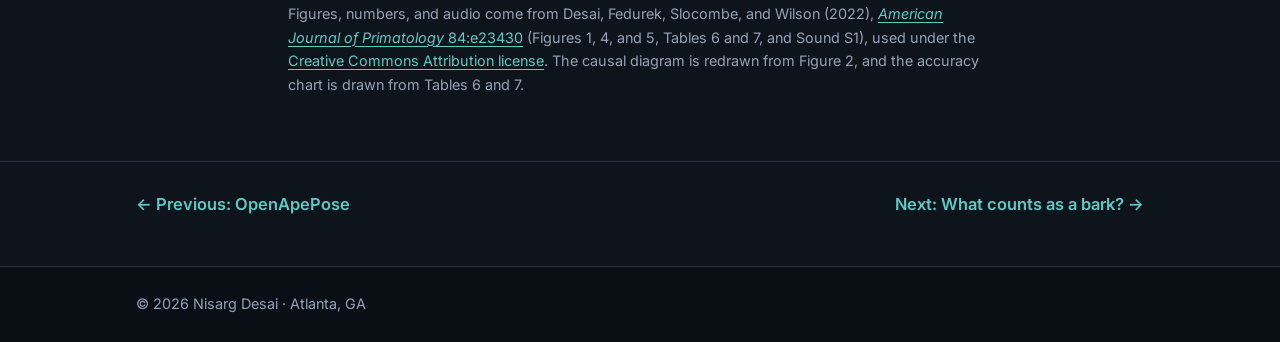
<file: projects/chimpanzee-dialects.html>
<!DOCTYPE html>
<html lang="en" data-theme="dark">
<head>
  <meta charset="utf-8">
  <meta name="viewport" content="width=device-width, initial-scale=1">
  <title>The dialects that were not there | Nisarg Desai</title>
  <meta name="description" content="Do chimpanzee communities have their own dialects? A replication with recordings from Gombe, a causal diagram to choose what to control, and a permutation test that a talkative male cannot fool. The dialects were not there; the individual voices were.">
  <meta name="author" content="Nisarg Desai">
  <!-- launch-meta -->
  <link rel="canonical" href="https://desai-nisarg.github.io/projects/chimpanzee-dialects.html">
  <meta property="og:type" content="article">
  <meta property="og:title" content="The dialects that were not there">
  <meta property="og:description" content="Do chimpanzee communities have their own dialects? A replication with recordings from Gombe, a causal diagram to choose what to control, and a permutation test that a talkative male cannot fool. The dialects were not there; the individual voices were.">
  <meta property="og:url" content="https://desai-nisarg.github.io/projects/chimpanzee-dialects.html">
  <meta property="og:site_name" content="Nisarg Desai">
  <meta property="og:image" content="https://desai-nisarg.github.io/assets/og-card.png">
  <meta property="og:image:width" content="1200">
  <meta property="og:image:height" content="630">
  <meta property="og:image:alt" content="Nisarg Desai, Ph.D.: machine learning, computer vision, Bayesian statistics">
  <meta name="twitter:card" content="summary_large_image">
  <!-- /launch-meta -->
  <script>try { var t = localStorage.getItem('theme'); if (t) document.documentElement.dataset.theme = t; } catch (e) {}</script>
  <link rel="icon" href="data:image/svg+xml,%3Csvg xmlns='http://www.w3.org/2000/svg' viewBox='0 0 64 64'%3E%3Crect width='64' height='64' rx='12' fill='%231B365D'/%3E%3Ctext x='32' y='43' font-family='Georgia,serif' font-size='30' font-weight='700' text-anchor='middle' fill='%23ffffff'%3END%3C/text%3E%3C/svg%3E">
  <link rel="preconnect" href="https://fonts.googleapis.com">
  <link rel="preconnect" href="https://fonts.gstatic.com" crossorigin>
  <link href="https://fonts.googleapis.com/css2?family=EB+Garamond:ital,wght@0,500;0,600;0,700;1,500&family=Inter:wght@400;500;600&display=swap" rel="stylesheet">
  <link rel="stylesheet" href="../styles.css?v=16">
</head>
<body>
  <a class="skip" href="#main">Skip to content</a>

  <header class="site-header">
    <div class="wrap header-inner">
      <a class="brand" href="../index.html">Nisarg Desai</a>
      <nav aria-label="Sections">
        <a href="../index.html#projects">Projects</a>
        <a href="../index.html#publications">Publications</a>
        <a href="../index.html#background">Background</a>
        <a href="../index.html#contact">Contact</a>
        <button class="theme-toggle" type="button">Light mode</button>
      </nav>
    </div>
  </header>

  <main id="main">
    <header class="story-head">
      <div class="wrap">
        <p class="crumb"><a href="../index.html#projects">&larr; All projects</a></p>
        <p class="kicker">University of Minnesota · Ph.D., 2015–2022 · Field research · Causal inference · Replication</p>
        <h1>The dialects that were not there</h1>
        <p class="standfirst">Earlier studies reported that chimpanzee communities call in distinct local dialects, hinting that our closest relatives learn calls the way humans learn speech. Using 325 screened pant-hoots from Tanzania and Uganda, a causal diagram, and a 1,000-shuffle permutation test, I found no reliable dialects between neighboring communities—whereas individual voices came through clearly.</p>
        <ul class="glance">
          <li><strong>1,252</strong><span>calls recorded by the Gombe field team</span></li>
          <li><strong>325</strong><span>pant-hoots analyzed</span></li>
          <li><strong>18</strong><span>adult males</span></li>
          <li><strong>3</strong><span>communities in two countries</span></li>
          <li><strong>1,000</strong><span>shuffles behind every test</span></li>
        </ul>
      </div>
    </header>

    <article class="story">
      <div class="wrap">

        <figure class="wide">
          <img src="../assets/chimps/grooming.jpg" width="1600" height="1149" alt="Three chimpanzees sitting close together on a forest path; one grooms another's head while a young one leans against them">
          <figcaption>Chimpanzees grooming at Gombe National Park, Tanzania. Photograph: Nisarg Desai.</figcaption>
        </figure>

        <h2>A call that carries</h2>

        <p>A male chimpanzee opens with a few low, soft hoots. Those notes quicken into rhythmic panting, climb into piercing screams, and often finish with his feet drumming against the buttress roots of a tree. Other chimpanzees hundreds of meters away and completely out of sight hear this long-distance call—the pant-hoot—and I spent much of my Ph.D. testing what information rides inside it.</p>

        <figure class="wide plate">
          <img src="../assets/chimps/pant-hoot-spectrogram.png" width="2000" height="501" loading="lazy" alt="Spectrogram of a seven-second pant-hoot, with the introduction, build-up, climax and let-down phases labeled below it, and drumming marked during the climax">
          <figcaption>A typical pant-hoot, seven seconds long. Time runs left to right and pitch runs upward. The climax screams form the tall arches, and arrows mark tree drumming. Figure 1 of the paper.</figcaption>
          <audio controls preload="none" src="../assets/chimps/pant-hoot.wav" aria-label="Recording of the pant-hoot shown in the spectrogram">Your browser cannot play this recording.</audio>
        </figure>

        <p>The debate over chimpanzee dialects matters because it reaches into the origins of human speech. Humans learn to speak by imitating the sounds around them, a skill shared by songbirds, whales, and parrots, whereas most primates appear to produce their vocal repertoires largely without learning. If chimpanzee communities maintained learned local dialects, some piece of vocal learning might trace back to our shared ancestor—and a vocal badge would also be useful in the wild, where encounters with neighboring communities can turn lethal.</p>

        <p>Field experiments confirm that chimpanzees recognize strangers by ear. In Kibale National Park, Uganda, my advisor Michael Wilson played a single pant-hoot from another population through a hidden speaker (he recounts the experiment in <a href="https://blog.michael-lawrence-wilson.com/2022/09/30/%ef%bf%bcdo-chimpanzees-have-dialects/" target="_blank" rel="noopener">a blog post about our study</a>). Large parties of males roared back and marched toward the speaker, whereas smaller parties fell silent or slipped away. What those playbacks left unresolved was what the listeners recognized: a foreign community dialect, or simply an individual voice they had never heard before.</p>

        <h2>A claim resting on three animals</h2>

        <p>When I examined the published evidence for chimpanzee dialects, the empirical foundation proved much thinner than the headline idea. The first study compared Gombe with Mahale, two Tanzanian parks roughly 160 kilometers apart—far enough that genetic differences, body size, or forest acoustics could explain vocal variation without any social learning. A later analysis by the same research group found that community membership explained 0 to 11 percent of variation in the calls, compared with 17 to 52 percent explained by individual identity.</p>

        <p>The strongest claim for learned dialects came from Taï National Park in Côte d'Ivoire, where neighboring communities sounded more distinct from each other than from a distant community—the divergence you would expect if neighbors actively pushed their calls apart. Yet that comparison rested on just three adult males per community. Small, noisy samples both miss genuine patterns and generate dramatic false alarms.</p>

        <p class="pull">A dramatic pattern from three animals is a reason to replicate before treating it as fact.</p>

        <p>I therefore designed my dissertation project as a direct replication with larger samples and stricter controls: comparing two neighboring communities where learned divergence should be largest, alongside one distant community for contrast.</p>

        <h2>Recording at Gombe</h2>

        <p>Gombe National Park, on the eastern shore of Lake Tanganyika, hosts the longest-running study of wild chimpanzees. In 2016, Michael Wilson and I trained two Tanzanian field assistants, Hashim Issa Salala and Nasibu Zuberi Madumbi, to follow adult males through the forest with a shotgun microphone and digital recorder, logging the caller's identity, activity, and nearby companions for every call. I coordinated data collection from Minnesota and returned to Gombe in 2017; by December 2017, the team had recorded 1,252 calls across two neighboring communities, Kasekela and Mitumba.</p>

        <p>Turning raw forest recordings into a clean analysis set eliminated most of those calls. I screened the 1,252 recordings down to 723 with sufficient signal quality, then removed overlapping choruses and males with fewer than eight usable pant-hoots, leaving 214 calls from 11 Gombe males. Wild chimpanzee politics added their own surprises: Kasekela's alpha male was overthrown in October 2016 and was never recorded giving a pant-hoot again, and Mitumba's alpha killed another adult male in July 2017. For the distant comparison community, Pawel Fedurek and Katie Slocombe shared 111 pant-hoots from 7 males in Kanyawara, Kibale National Park, Uganda, bringing the final dataset to 325 calls from 18 males.</p>

        <p>Before fitting a single model, I audited how field collection could bias the sample using the STRANGE checklist for animal behavior studies:</p>

        <ul>
          <li><strong>Who calls gets counted:</strong> High-ranking males pant-hoot more often, making them more likely to clear the eight-call cutoff.</li>
          <li><strong>When calls get counted:</strong> Chimpanzees call more frequently in the morning and possibly when ripe fruit is abundant, so mornings and the wet season are likely overrepresented.</li>
          <li><strong>Family resemblance:</strong> Three of the six Kasekela males were close relatives—two brothers and their father—meaning inherited vocal similarity could make Kasekela sound distinct without any vocal learning.</li>
        </ul>

        <h2>Turning a call into numbers</h2>

        <p>Because a pant-hoot arrives as a continuous audio wave rather than a spreadsheet, I translated each recording into structured acoustic features. From each call's spectrogram, I measured 14 whole-call structural features by hand: how many elements appeared in each phase, how long each phase lasted, how fast the build-up paced itself, and whether that build-up accelerated. I then isolated two focal notes—the middle element of the build-up and the highest-pitched scream of the climax—and extracted 24 and 25 acoustic measurements of pitch, tonality, and noisiness using specialized bioacoustics software.</p>

        <p>Wherever possible, I matched the exact acoustic measurements used in earlier dialect studies. Keeping the feature definitions aligned meant that if my replication contradicted earlier claims, nobody could attribute the discrepancy to measuring different properties of the sound.</p>

        <h2>What to hold constant</h2>

        <p>Testing whether community membership shapes a call looks simple on paper, yet community identity is tangled with multiple confounders. Communities occupy separate territories, so geography influences both local forest acoustics and genetic relatedness, while every community also consists of particular males with their own distinct voices. Any of those pathways can make two communities sound different with zero vocal learning.</p>

        <p>To choose control variables systematically rather than by guesswork, I mapped those causal assumptions as a directed acyclic graph (DAG) in <a href="https://www.dagitty.net/" target="_blank" rel="noopener">dagitty</a>. The software identified two sufficient adjustment sets that isolate the direct path from community to acoustic structure. Because I had no measurements of genes or habitat acoustics, I used the observable adjustment set: holding <strong>individual identity and geographical location</strong> constant.</p>

        <figure class="wide diagram">
          <svg viewBox="0 0 640 400" role="img" aria-label="Causal diagram. Geographical location affects community identity, genes and environment. Genes affect individual identity and acoustic structure. Environment affects acoustic structure. Individual identity affects community identity and acoustic structure. Context affects acoustic structure. The relationship of interest is from community identity to acoustic structure. Individual identity and geographical location are marked as controlled.">
<defs><marker id="dag-a" viewBox="0 0 10 10" refX="9" refY="5" markerWidth="7" markerHeight="7" orient="auto-start-reverse"><path d="M0,0L10,5L0,10z" fill="#1B365D"/></marker><marker id="dag-b" viewBox="0 0 10 10" refX="9" refY="5" markerWidth="6" markerHeight="6" orient="auto-start-reverse"><path d="M0,0L10,5L0,10z" fill="#C84B31"/></marker></defs>
<g fill="none" stroke="#1B365D" stroke-width="1.6" marker-end="url(#dag-a)">
<path d="M148,323L132,167"/>
<path d="M200,323L284,294"/>
<path d="M252,324L459,292"/>
<path d="M320,265L320,227"/>
<path d="M346,265L494,167"/>
<path d="M520,265L520,167"/>
<path d="M266,193L184,167"/>
<path d="M377,193L463,167"/>
<path d="M520,59L520,133"/>
</g>
<path d="M220,150L430,150" fill="none" stroke="#C84B31" stroke-width="2.6" stroke-dasharray="7 5" marker-end="url(#dag-b)"/>
<text x="325" y="116" text-anchor="middle" font-size="13" font-weight="600" fill="#C84B31">the question: does community shape the call?</text>
<rect x="475" y="25" width="89" height="34" rx="17" fill="#ffffff" stroke="#1B365D" stroke-width="1.4"/>
<text x="520" y="47" text-anchor="middle" font-size="14" font-weight="600" fill="#1B365D">Context</text>
<rect x="40" y="133" width="180" height="34" rx="17" fill="#ffffff" stroke="#1B365D" stroke-width="1.4"/>
<text x="130" y="155" text-anchor="middle" font-size="14" font-weight="600" fill="#1B365D">Community identity</text>
<rect x="430" y="133" width="180" height="34" rx="17" fill="#ffffff" stroke="#1B365D" stroke-width="1.4"/>
<text x="520" y="155" text-anchor="middle" font-size="14" font-weight="600" fill="#1B365D">Acoustic structure</text>
<rect x="226" y="193" width="188" height="34" rx="17" fill="#e9f3f3" stroke="#0B7275" stroke-width="2.2"/>
<text x="320" y="215" text-anchor="middle" font-size="14" font-weight="600" fill="#1B365D">Individual identity</text>
<rect x="284" y="265" width="73" height="34" rx="17" fill="#ffffff" stroke="#1B365D" stroke-width="1.4"/>
<text x="320" y="287" text-anchor="middle" font-size="14" font-weight="600" fill="#1B365D">Genes</text>
<rect x="459" y="265" width="122" height="34" rx="17" fill="#ffffff" stroke="#1B365D" stroke-width="1.4"/>
<text x="520" y="287" text-anchor="middle" font-size="14" font-weight="600" fill="#1B365D">Environment</text>
<rect x="48" y="323" width="204" height="34" rx="17" fill="#e9f3f3" stroke="#0B7275" stroke-width="2.2"/>
<text x="150" y="345" text-anchor="middle" font-size="14" font-weight="600" fill="#1B365D">Geographical location</text>
<rect x="420" y="352" width="26" height="18" rx="9" fill="#e9f3f3" stroke="#0B7275" stroke-width="2.2"/><text x="454" y="366" font-size="13" fill="#586172">controlled for</text>
</svg>
          <figcaption>The causal diagram (DAG), redrawn from Figure 2 of the paper. Holding individual identity and geographical location constant isolates the dashed arrow from community identity to acoustic structure under these assumptions.</figcaption>
        </figure>

        <p>I controlled each variable in the way that suited it best. Geography came from study design: Kasekela and Mitumba share the same forest and gene pool at Gombe, so I compared those neighbors first before adding distant Kanyawara. Individual identity required a specialized statistical baseline, while behavioral context (feeding vs. traveling)—which adds variance without confounding community—was tested first and found to shift only whole-call structure, so I analyzed structural features within each context separately.</p>

        <h2>A test that a talkative male cannot fool</h2>

        <p>Primatologists typically test for vocal dialects with a linear classifier (discriminant function analysis) that learns acoustic boundaries between communities and predicts community membership on held-out calls. That standard setup carries a serious data-leakage trap: because every male belongs to one community, a classifier that simply memorizes Sampson's distinctive voice automatically "predicts" Kasekela, inflating apparent dialect accuracy.</p>

        <p>To close that loophole, I used a permutation version of the test (permuted discriminant function analysis). The algorithm trains the classifier on balanced subsets of calls and scores it on held-out calls, then shuffles the community labels across whole males—keeping all of each male's calls bundled together—and repeats the entire procedure 1,000 times. Because recognizing individual voices boosts accuracy on shuffled labels just as much as on real ones, the true bar to beat is the classifier's shuffled accuracy rather than naive 50 percent chance.</p>

        <p>Before running each classifier, I prevented overfitting across dozens of correlated acoustic features by compressing them with principal components analysis (PCA). I capped the number of retained components at the smallest group's call count and at 90 percent of total variance, then verified that every main conclusion held under an alternative component-selection rule.</p>

        <p class="pull">The baseline is part of the claim. Beat the wrong baseline and you can prove almost anything.</p>

        <h2>What the calls carried</h2>

        <p>Once evaluated against that voice-proof baseline, evidence for dialects between neighboring communities disappeared, whereas individual vocal signatures stood out clearly. Across Kasekela and Mitumba—the exact neighboring pair where learned dialects should diverge most sharply—no feature set separated the two communities reliably. Whole calls scored 59.6 percent correct vs. 54.6 percent on shuffled labels (1.09×, p = 0.27), and the closest test, climax screams, reached 70.7 percent vs. 58.0 percent shuffled (1.22×, p = 0.089).</p>

        <p>One community test crossed the conventional significance bar, and I report it alongside its limits. When I pooled all three communities together, climax screams separated groups above the shuffled baseline (54.0 percent vs. 40.8 percent, 1.32×, p = 0.016). Even there, however, no individual pair of communities differed reliably on its own, and a weak gap emerging only between national parks hundreds of kilometers apart can readily reflect genetics or forest acoustics rather than vocal learning.</p>

        <figure class="wide diagram">
          <svg viewBox="0 0 720 330" role="img" aria-label="Classifier accuracy divided by its accuracy on shuffled labels. Community: neighbors at Gombe, whole call 1.09 times; neighbors, climax scream 1.22 times; all three communities, climax scream 1.32 times. Individual males: whole call 1.89 times; climax scream 2.14 times.">
<text x="0" y="26" font-size="13" font-weight="700" fill="#1B365D" letter-spacing=".04em">WHICH COMMUNITY?</text>
<text x="0" y="57" font-size="13.5" fill="#586172">Neighbors at Gombe, whole call</text>
<rect x="270" y="43" width="98" height="18" rx="3" fill="#0B7275"/>
<text x="376" y="57" font-size="13" font-weight="600" fill="#1B365D">1.09×<tspan font-weight="400" fill="#586172">  59.6% vs 54.6% · p = 0.27</tspan></text>
<text x="0" y="93" font-size="13.5" fill="#586172">Neighbors at Gombe, climax scream</text>
<rect x="270" y="79" width="110" height="18" rx="3" fill="#0B7275"/>
<text x="388" y="93" font-size="13" font-weight="600" fill="#1B365D">1.22×<tspan font-weight="400" fill="#586172">  70.7% vs 58% · p = 0.089</tspan></text>
<text x="0" y="129" font-size="13.5" fill="#586172">All three communities, climax scream</text>
<rect x="270" y="115" width="119" height="18" rx="3" fill="#0B7275"/>
<text x="397" y="129" font-size="13" font-weight="600" fill="#1B365D">1.32×<tspan font-weight="400" fill="#586172">  54% vs 40.8% · p = 0.016</tspan></text>
<text x="0" y="174" font-size="13" font-weight="700" fill="#1B365D" letter-spacing=".04em">WHICH MALE?</text>
<text x="0" y="205" font-size="13.5" fill="#586172">All 17 males, whole call</text>
<rect x="270" y="191" width="171" height="18" rx="3" fill="#C84B31"/>
<text x="449" y="205" font-size="13" font-weight="600" fill="#1B365D">1.89×<tspan font-weight="400" fill="#586172">  14.4% vs 7.6% · p = 0.007</tspan></text>
<text x="0" y="241" font-size="13.5" fill="#586172">All 18 males, climax scream</text>
<rect x="270" y="227" width="192" height="18" rx="3" fill="#C84B31"/>
<text x="470" y="241" font-size="13" font-weight="600" fill="#1B365D">2.14×<tspan font-weight="400" fill="#586172">  20.1% vs 9.4% · p = 0.001</tspan></text>
<path d="M360,40V254" stroke="#1B365D" stroke-width="1.4" stroke-dasharray="4 4"/>
<path d="M270,40V254" stroke="#1B365D" stroke-width="1.2"/>
<text x="360" y="274" text-anchor="middle" font-size="12.5" fill="#586172">1× = no better than shuffled labels</text>
</svg>
          <figcaption>Ratio of observed classifier accuracy to shuffled-label accuracy across community tests (teal) and individual-male tests (coral), with exact percentages alongside. Redrawn from Tables 6 and 7 of the paper.</figcaption>
        </figure>

        <p>Individual identity told a far clearer story. The same permuted classifier identified individual males well above its shuffled baseline using call structure, whole calls (14.4 percent vs. 7.6 percent across 17 males, 1.89×, p = 0.007), and climax screams (20.1 percent vs. 9.4 percent across 18 males, 2.14×, p = 0.001)—both among Gombe neighbors and across all three communities. Climax scream pitch (average, peak, and range) and climax duration carried the strongest individual cues, whereas the middle build-up element alone failed to separate males.</p>

        <p>That vocal signature is reliable yet imperfect rather than an infallible fingerprint. Naming the right male out of 18 from a single climax scream roughly 20 percent of the time doubles the shuffled baseline, reflecting the reality that some males sound unmistakable while others overlap. Plotting the calls directly in principal-component space makes the contrast visible even without a classifier.</p>

        <figure class="wide plate">
          <img src="../assets/chimps/communities-pca.png" width="1500" height="1001" loading="lazy" alt="Four scatter plots of pant-hoots in principal-component space, colored by community; the ellipses for the three communities overlap heavily in every panel">
          <figcaption>Pant-hoots plotted in principal-component space and colored by community. Ellipses (each enclosing roughly two-thirds of a community's calls) overlap heavily across all four feature sets. Figure 4 of the paper.</figcaption>
        </figure>

        <figure class="plate">
          <img src="../assets/chimps/individuals-pca.png" width="1500" height="1413" loading="lazy" alt="Three scatter plots of pant-hoots, one per community, colored by individual male; several males form their own clusters">
          <figcaption>The same calls colored by individual male, one panel per community. Several males pull into distinct clusters of their own. Figure 5 of the paper.</figcaption>
        </figure>

        <p>Finally, behavioral context left a modest structural trace in the calls. Pant-hoots given while traveling contained more build-up and let-down elements, whereas pant-hoots given at food patches packed in more climax screams.</p>

        <h2>What it does not show</h2>

        <p>Failing to detect community dialects does not prove that dialects never exist. With five to seven males per community, my sample improved on the three-male Taï study and had enough power to detect an effect that large, yet it remained too small to rule out subtler group differences—and Gombe could still prove unusual. Like earlier dialect studies, this analysis also could not adjust for each caller's age, body size, health, rank, or measured forest acoustics. In the published paper, I spelled out those limits and called for larger multi-site datasets analyzed with Bayesian models—a shift that has since made Bayesian inference central to my work.</p>

        <p>What the evidence does support is narrower and sturdier. Once I enforced the causal controls and used a permutation baseline that individual voices cannot game, evidence for neighboring community dialects faded while evidence for individual identity held firm.</p>

        <p>Those findings also suggest a simpler solution to the playback puzzle. A chimpanzee who remembers the individual voices of his own community's males needs no group dialect to detect a stranger in the forest. And if chimpanzees lack the vocal learning seen in songbirds and whales, the flexible vocal imitation behind human speech likely evolved in our own lineage after our ancestors split from theirs.</p>

        <h2>Where it led</h2>

        <p>If pant-hoots reliably encode who is calling, the natural next question is what else they broadcast about that male. My final dissertation chapter investigates whether pant-hoots carry cues of a male's age, social rank, and health across recordings pooled from six studies at two sites over three decades, linked directly to Gombe's long-term demographic records (manuscript in preparation).</p>

        <p>Every line of analysis code and every acoustic measurement from the dialect study is public, so anyone can reproduce these permutation tests or test alternative models on the same calls.</p>

        <p class="links"><a href="https://github.com/desai-nisarg/Gombe-dialects" target="_blank" rel="noopener">Code and data on GitHub</a><a href="https://doi.org/10.1002/ajp.23430" target="_blank" rel="noopener">Paper (open access)</a><a href="https://blog.michael-lawrence-wilson.com/2022/09/30/%ef%bf%bcdo-chimpanzees-have-dialects/" target="_blank" rel="noopener">Michael Wilson’s blog post on the study</a></p>

        <div class="aside-note">
          <p><strong>Published</strong> in the <em>American Journal of Primatology</em> (2022) as “Chimpanzee pant-hoots encode individual information more reliably than group differences.” This study forms one chapter of my <a href="https://conservancy.umn.edu/server/api/core/bitstreams/84f8fbfa-3027-46a1-9f6d-4335d7cf8203/content" target="_blank" rel="noopener">Ph.D. dissertation</a> at the University of Minnesota.</p>
        </div>

        <div class="credits">
          <p>With Pawel Fedurek, Katie Slocombe, and Michael Wilson (advisor). Field recordings at Gombe by Hashim Issa Salala and Nasibu Zuberi Madumbi; Kanyawara recordings by Pawel Fedurek. Research at Gombe was approved by the Tanzania Wildlife Research Institute and the Tanzania Commission for Science and Technology and followed the guidelines of the Jane Goodall Institute. Funded by the University of Minnesota (Talle Faculty Research Award to M. L. Wilson), Frans Plooij and Twise Victory BV, and the grants listed in the paper.</p>
          <p class="credit">Figures, numbers, and audio come from Desai, Fedurek, Slocombe, and Wilson (2022), <a href="https://doi.org/10.1002/ajp.23430" target="_blank" rel="noopener"><em>American Journal of Primatology</em> 84:e23430</a> (Figures 1, 4, and 5, Tables 6 and 7, and Sound S1), used under the <a href="https://creativecommons.org/licenses/by/4.0/" target="_blank" rel="noopener">Creative Commons Attribution license</a>. The causal diagram is redrawn from Figure 2, and the accuracy chart is drawn from Tables 6 and 7.</p>
        </div>

      </div>
    </article>

    <nav class="story-nav" aria-label="More projects">
      <div class="wrap">
        <a href="openapepose.html">&larr; Previous: OpenApePose</a>
        <a href="call-types.html">Next: What counts as a bark? &rarr;</a>
      </div>
    </nav>
  </main>

  <footer class="site-footer">
    <div class="wrap">
      <p>© 2026 Nisarg Desai · Atlanta, GA</p>
    </div>
  </footer>
  <script src="../site.js?v=16"></script>
</body>
</html>
</file>
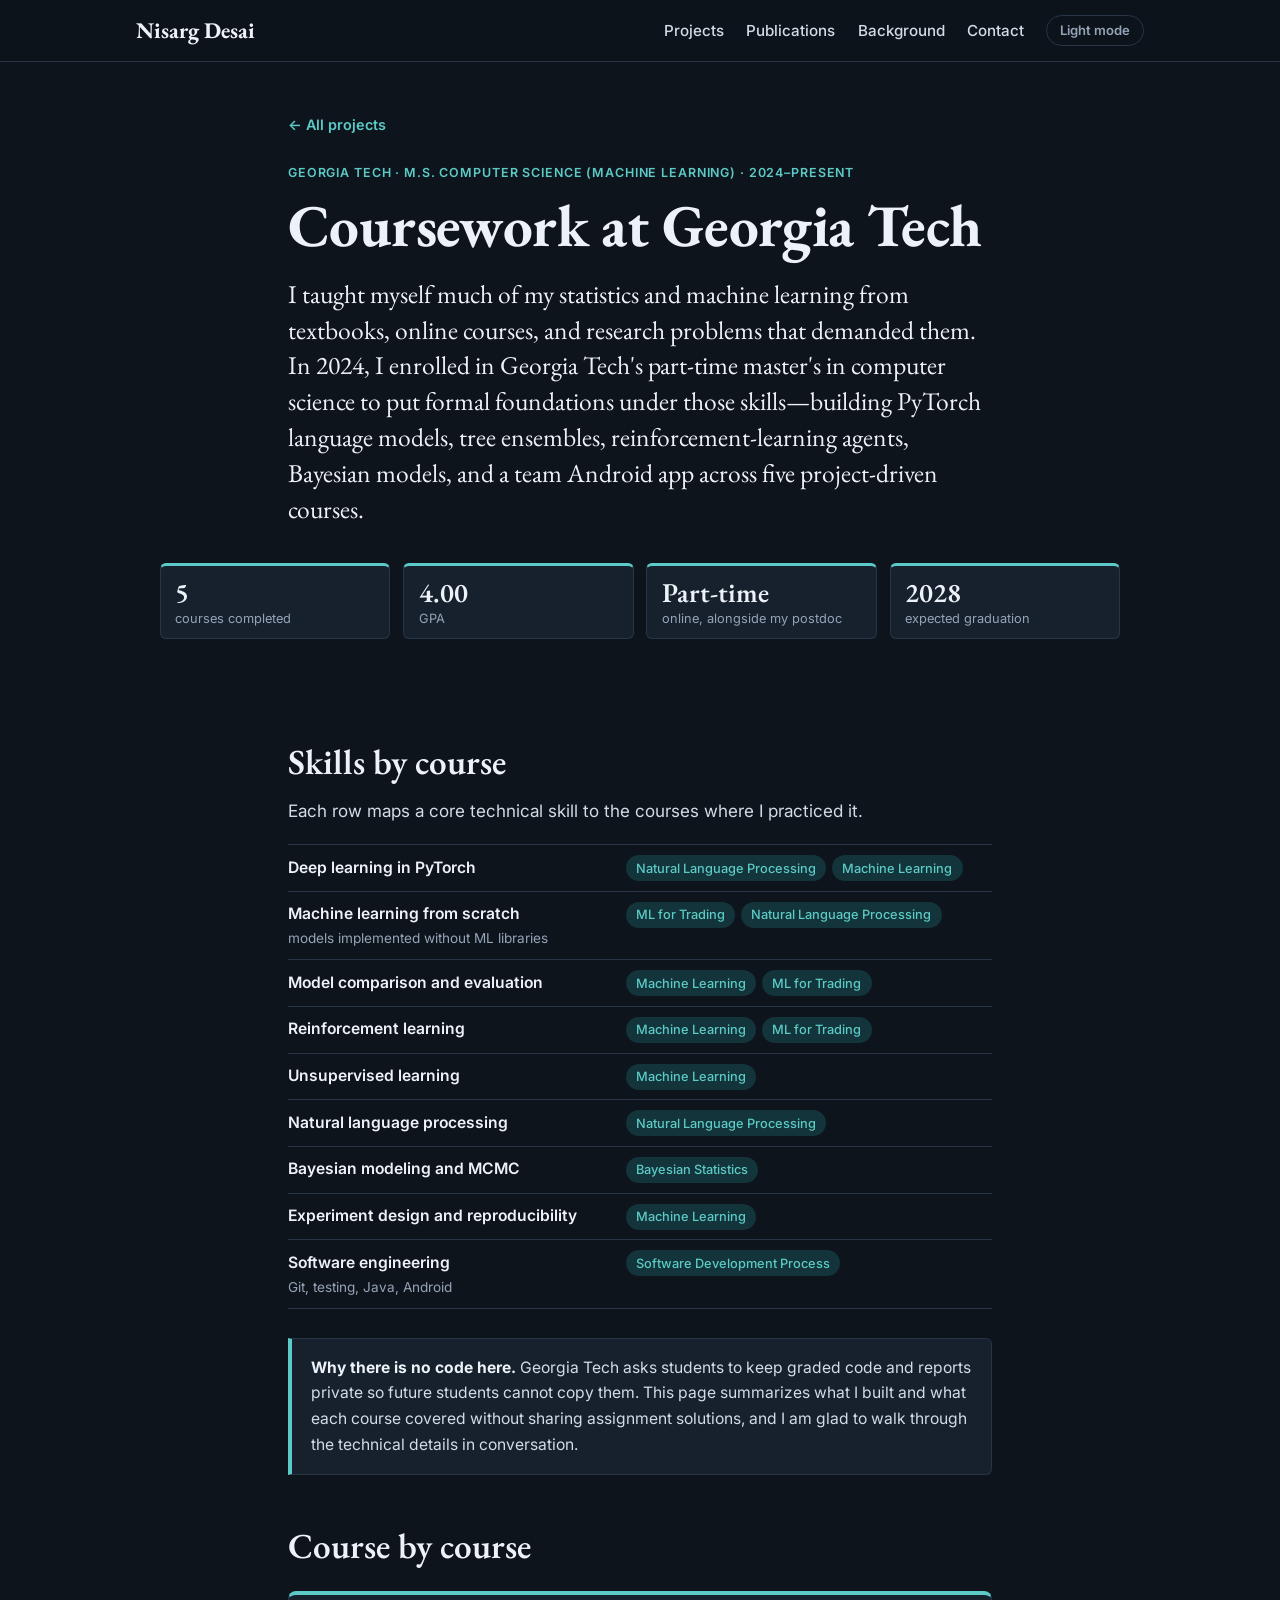
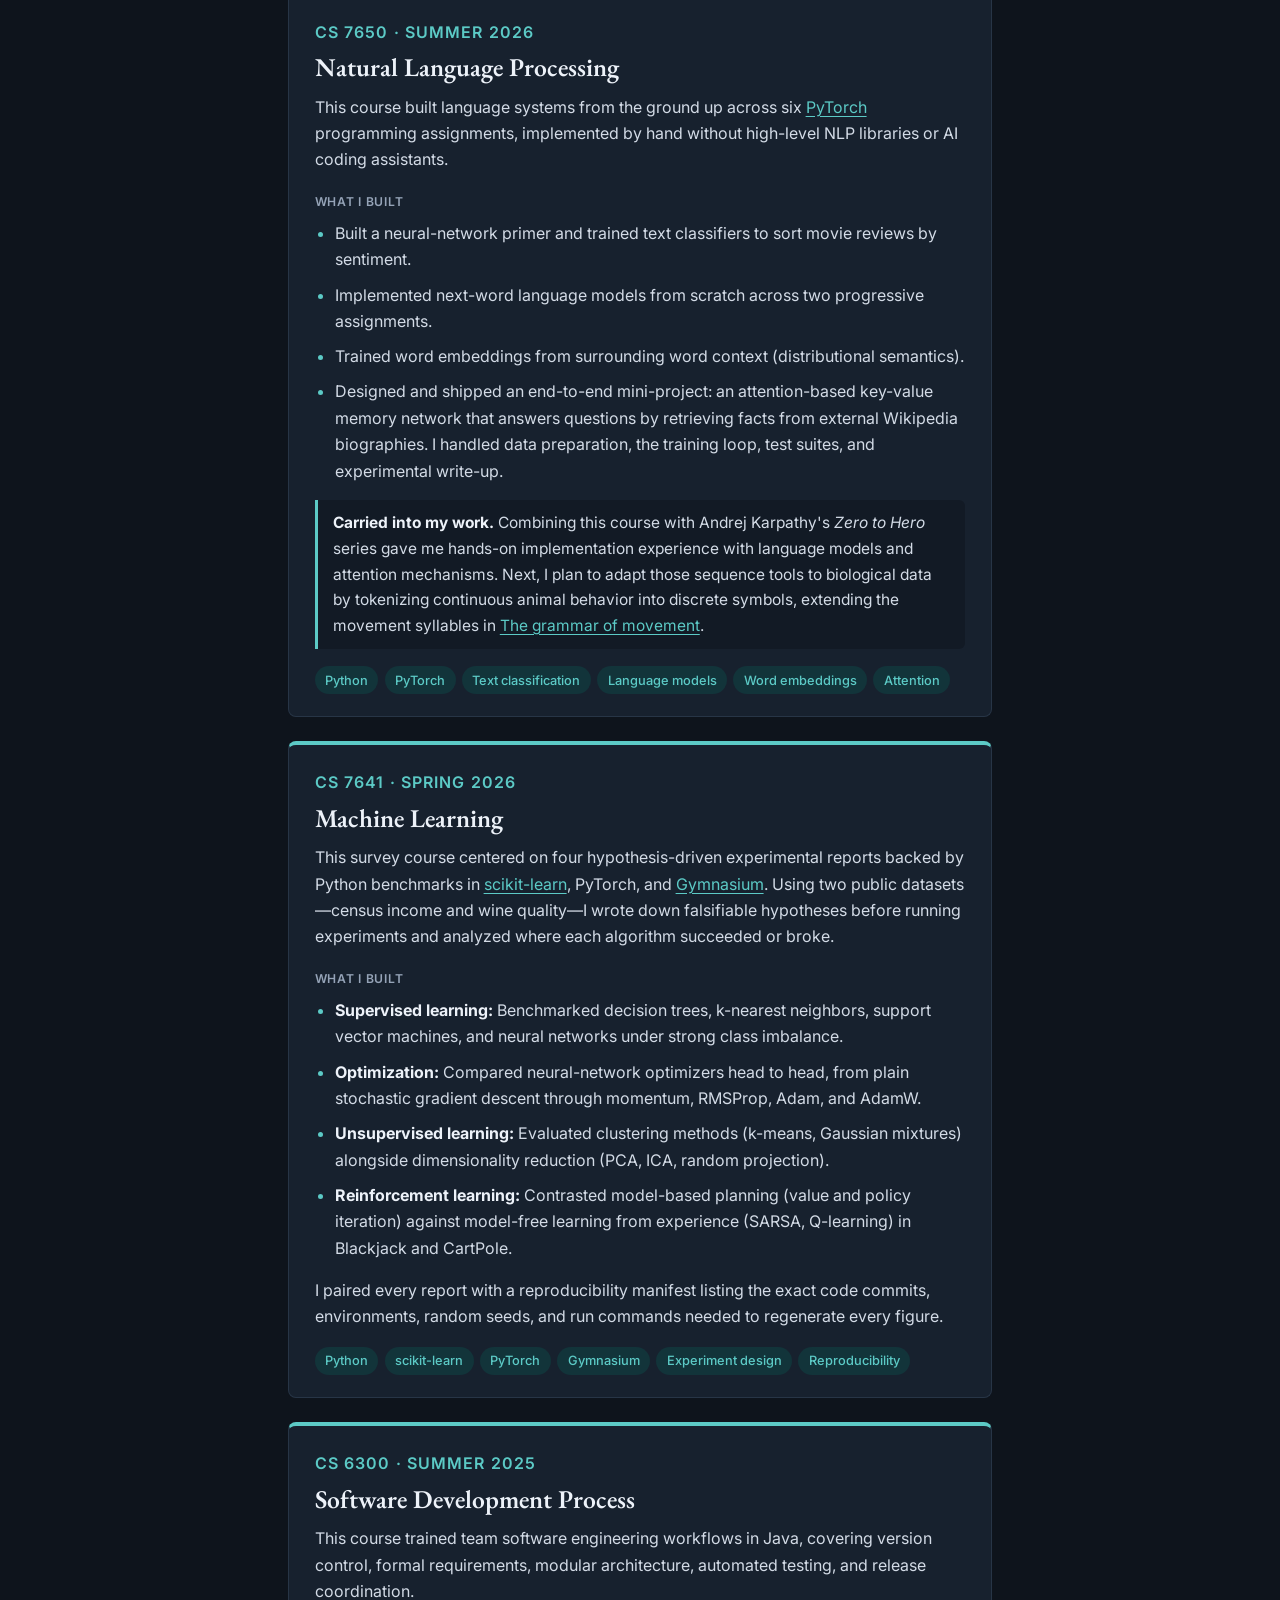
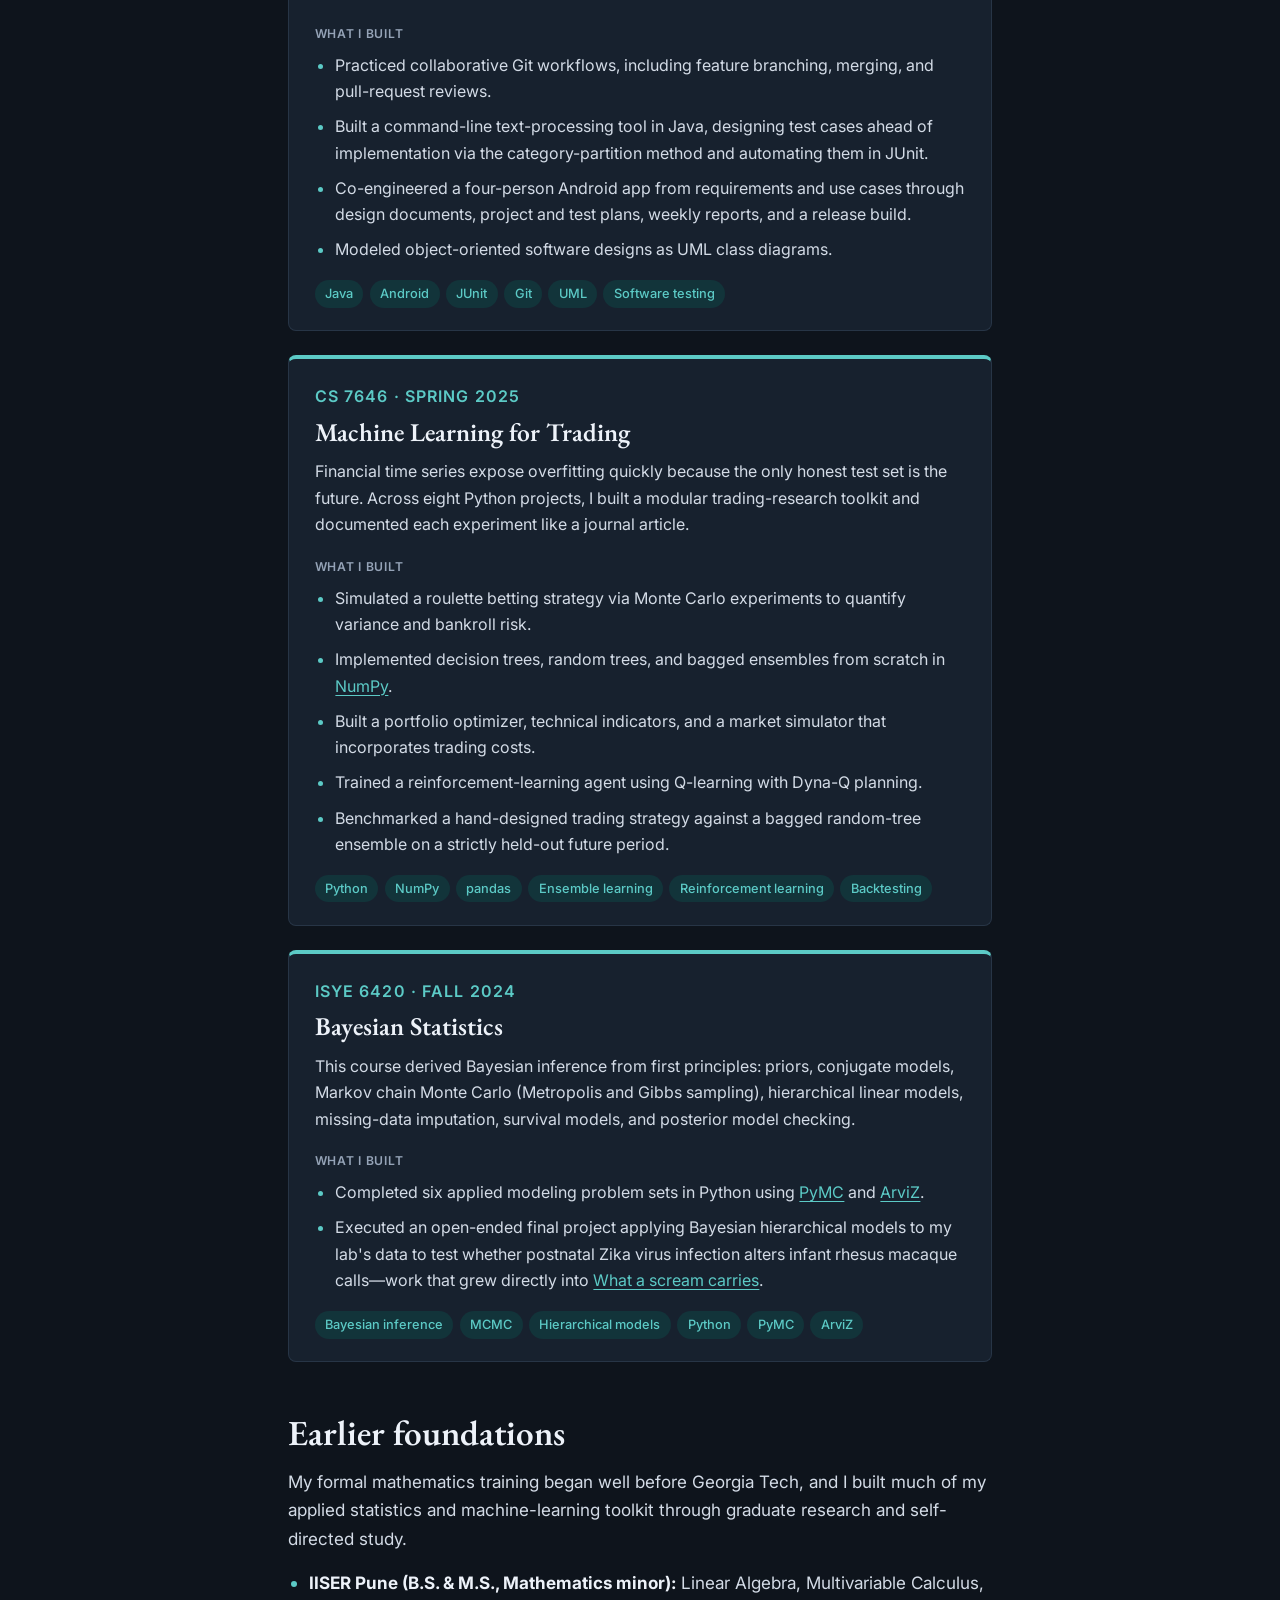
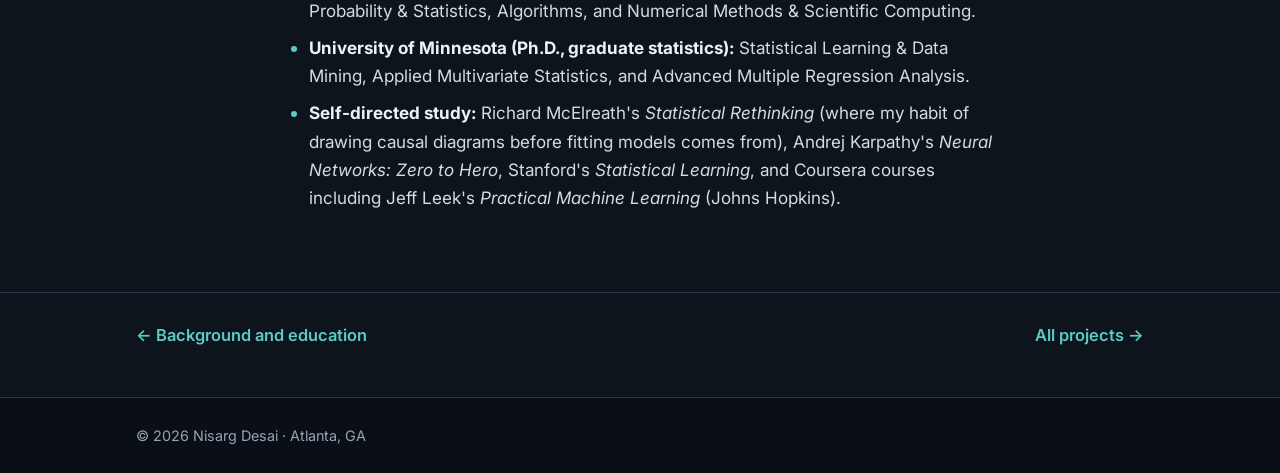
<file: projects/coursework.html>
<!DOCTYPE html>
<html lang="en" data-theme="dark">
<head>
  <meta charset="utf-8">
  <meta name="viewport" content="width=device-width, initial-scale=1">
  <title>Coursework at Georgia Tech | Nisarg Desai</title>
  <meta name="description" content="What I built in each course of my master's in computer science at Georgia Tech: natural language processing, machine learning, software development, machine learning for trading and Bayesian statistics.">
  <meta name="author" content="Nisarg Desai">
  <!-- launch-meta -->
  <link rel="canonical" href="https://desai-nisarg.github.io/projects/coursework.html">
  <meta property="og:type" content="article">
  <meta property="og:title" content="Coursework at Georgia Tech">
  <meta property="og:description" content="What I built in each course of my master's in computer science at Georgia Tech: natural language processing, machine learning, software development, machine learning for trading and Bayesian statistics.">
  <meta property="og:url" content="https://desai-nisarg.github.io/projects/coursework.html">
  <meta property="og:site_name" content="Nisarg Desai">
  <meta property="og:image" content="https://desai-nisarg.github.io/assets/og-card.png">
  <meta property="og:image:width" content="1200">
  <meta property="og:image:height" content="630">
  <meta property="og:image:alt" content="Nisarg Desai, Ph.D.: machine learning, computer vision, Bayesian statistics">
  <meta name="twitter:card" content="summary_large_image">
  <!-- /launch-meta -->
  <script>try { var t = localStorage.getItem('theme'); if (t) document.documentElement.dataset.theme = t; } catch (e) {}</script>
  <link rel="icon" href="data:image/svg+xml,%3Csvg xmlns='http://www.w3.org/2000/svg' viewBox='0 0 64 64'%3E%3Crect width='64' height='64' rx='12' fill='%231B365D'/%3E%3Ctext x='32' y='43' font-family='Georgia,serif' font-size='30' font-weight='700' text-anchor='middle' fill='%23ffffff'%3END%3C/text%3E%3C/svg%3E">
  <link rel="preconnect" href="https://fonts.googleapis.com">
  <link rel="preconnect" href="https://fonts.gstatic.com" crossorigin>
  <link href="https://fonts.googleapis.com/css2?family=EB+Garamond:ital,wght@0,500;0,600;0,700;1,500&family=Inter:wght@400;500;600&display=swap" rel="stylesheet">
  <link rel="stylesheet" href="../styles.css?v=16">
</head>
<body>
  <a class="skip" href="#main">Skip to content</a>

  <header class="site-header">
    <div class="wrap header-inner">
      <a class="brand" href="../index.html">Nisarg Desai</a>
      <nav aria-label="Sections">
        <a href="../index.html#projects">Projects</a>
        <a href="../index.html#publications">Publications</a>
        <a href="../index.html#background">Background</a>
        <a href="../index.html#contact">Contact</a>
        <button class="theme-toggle" type="button">Light mode</button>
      </nav>
    </div>
  </header>

  <main id="main">
    <header class="story-head">
      <div class="wrap">
        <p class="crumb"><a href="../index.html#projects">&larr; All projects</a></p>
        <p class="kicker">Georgia Tech · M.S. Computer Science (Machine Learning) · 2024–present</p>
        <h1>Coursework at Georgia Tech</h1>
        <p class="standfirst">I taught myself much of my statistics and machine learning from textbooks, online courses, and research problems that demanded them. In 2024, I enrolled in Georgia Tech's part-time master's in computer science to put formal foundations under those skills—building PyTorch language models, tree ensembles, reinforcement-learning agents, Bayesian models, and a team Android app across five project-driven courses.</p>
        <ul class="glance">
          <li><strong>5</strong><span>courses completed</span></li>
          <li><strong>4.00</strong><span>GPA</span></li>
          <li><strong>Part-time</strong><span>online, alongside my postdoc</span></li>
          <li><strong>2028</strong><span>expected graduation</span></li>
        </ul>
      </div>
    </header>

    <article class="story">
      <div class="wrap">

        <h2>Skills by course</h2>

        <p>Each row maps a core technical skill to the courses where I practiced it.</p>

        <ul class="skillmap">
          <li><span>Deep learning in PyTorch</span><span class="courses"><a href="#nlp">Natural Language Processing</a><a href="#ml">Machine Learning</a></span></li>
          <li><span>Machine learning from scratch<small>models implemented without ML libraries</small></span><span class="courses"><a href="#ml4t">ML for Trading</a><a href="#nlp">Natural Language Processing</a></span></li>
          <li><span>Model comparison and evaluation</span><span class="courses"><a href="#ml">Machine Learning</a><a href="#ml4t">ML for Trading</a></span></li>
          <li><span>Reinforcement learning</span><span class="courses"><a href="#ml">Machine Learning</a><a href="#ml4t">ML for Trading</a></span></li>
          <li><span>Unsupervised learning</span><span class="courses"><a href="#ml">Machine Learning</a></span></li>
          <li><span>Natural language processing</span><span class="courses"><a href="#nlp">Natural Language Processing</a></span></li>
          <li><span>Bayesian modeling and MCMC</span><span class="courses"><a href="#bayes">Bayesian Statistics</a></span></li>
          <li><span>Experiment design and reproducibility</span><span class="courses"><a href="#ml">Machine Learning</a></span></li>
          <li><span>Software engineering<small>Git, testing, Java, Android</small></span><span class="courses"><a href="#sdp">Software Development Process</a></span></li>
        </ul>

        <div class="aside-note">
          <p><strong>Why there is no code here.</strong> Georgia Tech asks students to keep graded code and reports private so future students cannot copy them. This page summarizes what I built and what each course covered without sharing assignment solutions, and I am glad to walk through the technical details in conversation.</p>
        </div>

        <h2>Course by course</h2>

        <section class="course" id="nlp">
          <p class="kicker">CS 7650 · Summer 2026</p>
          <h3>Natural Language Processing</h3>
          <p>This course built language systems from the ground up across six <a href="https://pytorch.org/" target="_blank" rel="noopener">PyTorch</a> programming assignments, implemented by hand without high-level NLP libraries or AI coding assistants.</p>
          <h4>What I built</h4>
          <ul>
            <li>Built a neural-network primer and trained text classifiers to sort movie reviews by sentiment.</li>
            <li>Implemented next-word language models from scratch across two progressive assignments.</li>
            <li>Trained word embeddings from surrounding word context (distributional semantics).</li>
            <li>Designed and shipped an end-to-end mini-project: an attention-based key-value memory network that answers questions by retrieving facts from external Wikipedia biographies. I handled data preparation, the training loop, test suites, and experimental write-up.</li>
          </ul>
          <p class="carried"><strong>Carried into my work.</strong> Combining this course with Andrej Karpathy's <em>Zero to Hero</em> series gave me hands-on implementation experience with language models and attention mechanisms. Next, I plan to adapt those sequence tools to biological data by tokenizing continuous animal behavior into discrete symbols, extending the movement syllables in <a href="movement-grammar.html">The grammar of movement</a>.</p>
          <ul class="tags"><li>Python</li><li>PyTorch</li><li>Text classification</li><li>Language models</li><li>Word embeddings</li><li>Attention</li></ul>
        </section>

        <section class="course" id="ml">
          <p class="kicker">CS 7641 · Spring 2026</p>
          <h3>Machine Learning</h3>
          <p>This survey course centered on four hypothesis-driven experimental reports backed by Python benchmarks in <a href="https://scikit-learn.org/" target="_blank" rel="noopener">scikit-learn</a>, PyTorch, and <a href="https://gymnasium.farama.org/" target="_blank" rel="noopener">Gymnasium</a>. Using two public datasets—census income and wine quality—I wrote down falsifiable hypotheses before running experiments and analyzed where each algorithm succeeded or broke.</p>
          <h4>What I built</h4>
          <ul>
            <li><strong>Supervised learning:</strong> Benchmarked decision trees, k-nearest neighbors, support vector machines, and neural networks under strong class imbalance.</li>
            <li><strong>Optimization:</strong> Compared neural-network optimizers head to head, from plain stochastic gradient descent through momentum, RMSProp, Adam, and AdamW.</li>
            <li><strong>Unsupervised learning:</strong> Evaluated clustering methods (k-means, Gaussian mixtures) alongside dimensionality reduction (PCA, ICA, random projection).</li>
            <li><strong>Reinforcement learning:</strong> Contrasted model-based planning (value and policy iteration) against model-free learning from experience (SARSA, Q-learning) in Blackjack and CartPole.</li>
          </ul>
          <p>I paired every report with a reproducibility manifest listing the exact code commits, environments, random seeds, and run commands needed to regenerate every figure.</p>
          <ul class="tags"><li>Python</li><li>scikit-learn</li><li>PyTorch</li><li>Gymnasium</li><li>Experiment design</li><li>Reproducibility</li></ul>
        </section>

        <section class="course" id="sdp">
          <p class="kicker">CS 6300 · Summer 2025</p>
          <h3>Software Development Process</h3>
          <p>This course trained team software engineering workflows in Java, covering version control, formal requirements, modular architecture, automated testing, and release coordination.</p>
          <h4>What I built</h4>
          <ul>
            <li>Practiced collaborative Git workflows, including feature branching, merging, and pull-request reviews.</li>
            <li>Built a command-line text-processing tool in Java, designing test cases ahead of implementation via the category-partition method and automating them in JUnit.</li>
            <li>Co-engineered a four-person Android app from requirements and use cases through design documents, project and test plans, weekly reports, and a release build.</li>
            <li>Modeled object-oriented software designs as UML class diagrams.</li>
          </ul>
          <ul class="tags"><li>Java</li><li>Android</li><li>JUnit</li><li>Git</li><li>UML</li><li>Software testing</li></ul>
        </section>

        <section class="course" id="ml4t">
          <p class="kicker">CS 7646 · Spring 2025</p>
          <h3>Machine Learning for Trading</h3>
          <p>Financial time series expose overfitting quickly because the only honest test set is the future. Across eight Python projects, I built a modular trading-research toolkit and documented each experiment like a journal article.</p>
          <h4>What I built</h4>
          <ul>
            <li>Simulated a roulette betting strategy via Monte Carlo experiments to quantify variance and bankroll risk.</li>
            <li>Implemented decision trees, random trees, and bagged ensembles from scratch in <a href="https://numpy.org/" target="_blank" rel="noopener">NumPy</a>.</li>
            <li>Built a portfolio optimizer, technical indicators, and a market simulator that incorporates trading costs.</li>
            <li>Trained a reinforcement-learning agent using Q-learning with Dyna-Q planning.</li>
            <li>Benchmarked a hand-designed trading strategy against a bagged random-tree ensemble on a strictly held-out future period.</li>
          </ul>
          <ul class="tags"><li>Python</li><li>NumPy</li><li>pandas</li><li>Ensemble learning</li><li>Reinforcement learning</li><li>Backtesting</li></ul>
        </section>

        <section class="course" id="bayes">
          <p class="kicker">ISYE 6420 · Fall 2024</p>
          <h3>Bayesian Statistics</h3>
          <p>This course derived Bayesian inference from first principles: priors, conjugate models, Markov chain Monte Carlo (Metropolis and Gibbs sampling), hierarchical linear models, missing-data imputation, survival models, and posterior model checking.</p>
          <h4>What I built</h4>
          <ul>
            <li>Completed six applied modeling problem sets in Python using <a href="https://www.pymc.io/" target="_blank" rel="noopener">PyMC</a> and <a href="https://python.arviz.org/" target="_blank" rel="noopener">ArviZ</a>.</li>
            <li>Executed an open-ended final project applying Bayesian hierarchical models to my lab's data to test whether postnatal Zika virus infection alters infant rhesus macaque calls—work that grew directly into <a href="zika-vocalizations.html">What a scream carries</a>.</li>
          </ul>
          <ul class="tags"><li>Bayesian inference</li><li>MCMC</li><li>Hierarchical models</li><li>Python</li><li>PyMC</li><li>ArviZ</li></ul>
        </section>

        <h2>Earlier foundations</h2>

        <p>My formal mathematics training began well before Georgia Tech, and I built much of my applied statistics and machine-learning toolkit through graduate research and self-directed study.</p>

        <ul>
          <li><strong>IISER Pune (B.S. &amp; M.S., Mathematics minor):</strong> Linear Algebra, Multivariable Calculus, Probability &amp; Statistics, Algorithms, and Numerical Methods &amp; Scientific Computing.</li>
          <li><strong>University of Minnesota (Ph.D., graduate statistics):</strong> Statistical Learning &amp; Data Mining, Applied Multivariate Statistics, and Advanced Multiple Regression Analysis.</li>
          <li><strong>Self-directed study:</strong> Richard McElreath's <em>Statistical Rethinking</em> (where my habit of drawing causal diagrams before fitting models comes from), Andrej Karpathy's <em>Neural Networks: Zero to Hero</em>, Stanford's <em>Statistical Learning</em>, and Coursera courses including Jeff Leek's <em>Practical Machine Learning</em> (Johns Hopkins).</li>
        </ul>

      </div>
    </article>

    <nav class="story-nav" aria-label="More projects">
      <div class="wrap">
        <a href="../index.html#background">&larr; Background and education</a>
        <a href="../index.html#projects">All projects &rarr;</a>
      </div>
    </nav>
  </main>

  <footer class="site-footer">
    <div class="wrap">
      <p>© 2026 Nisarg Desai · Atlanta, GA</p>
    </div>
  </footer>
  <script src="../site.js?v=16"></script>
</body>
</html>
</file>
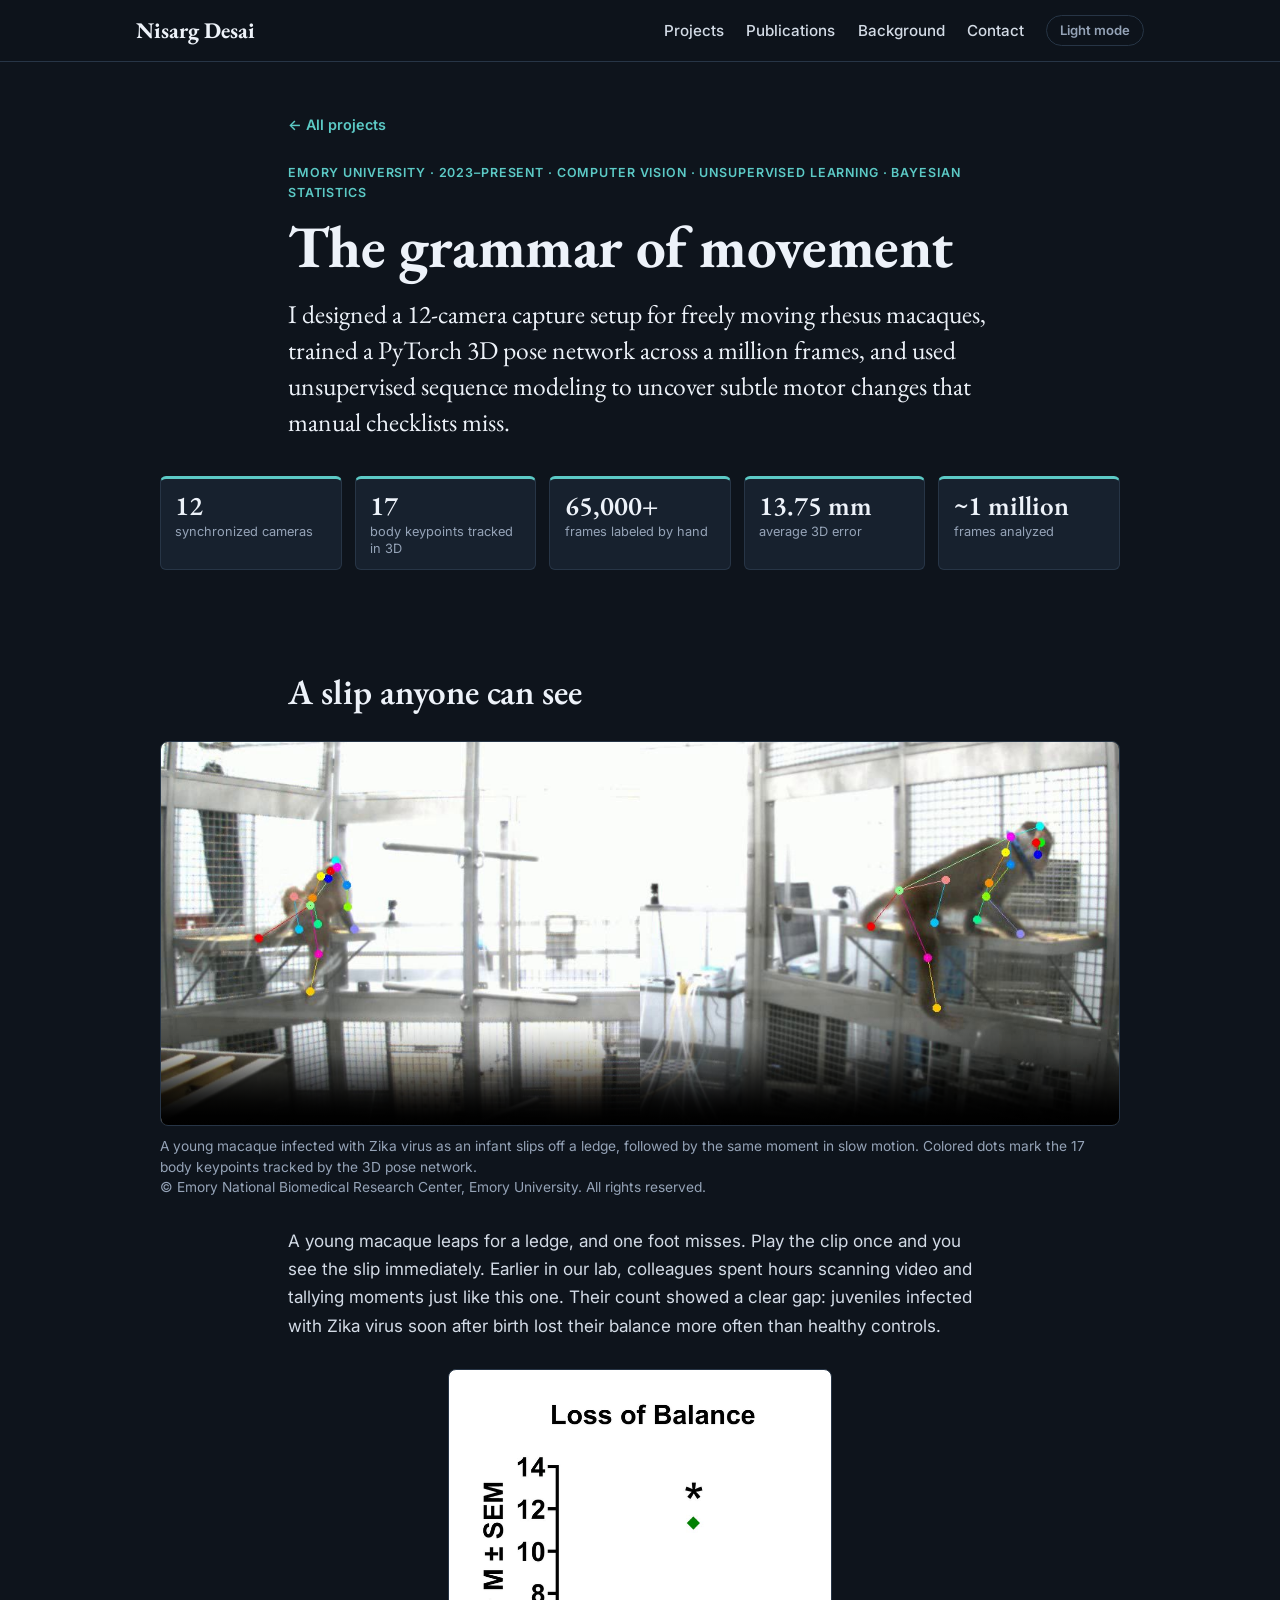
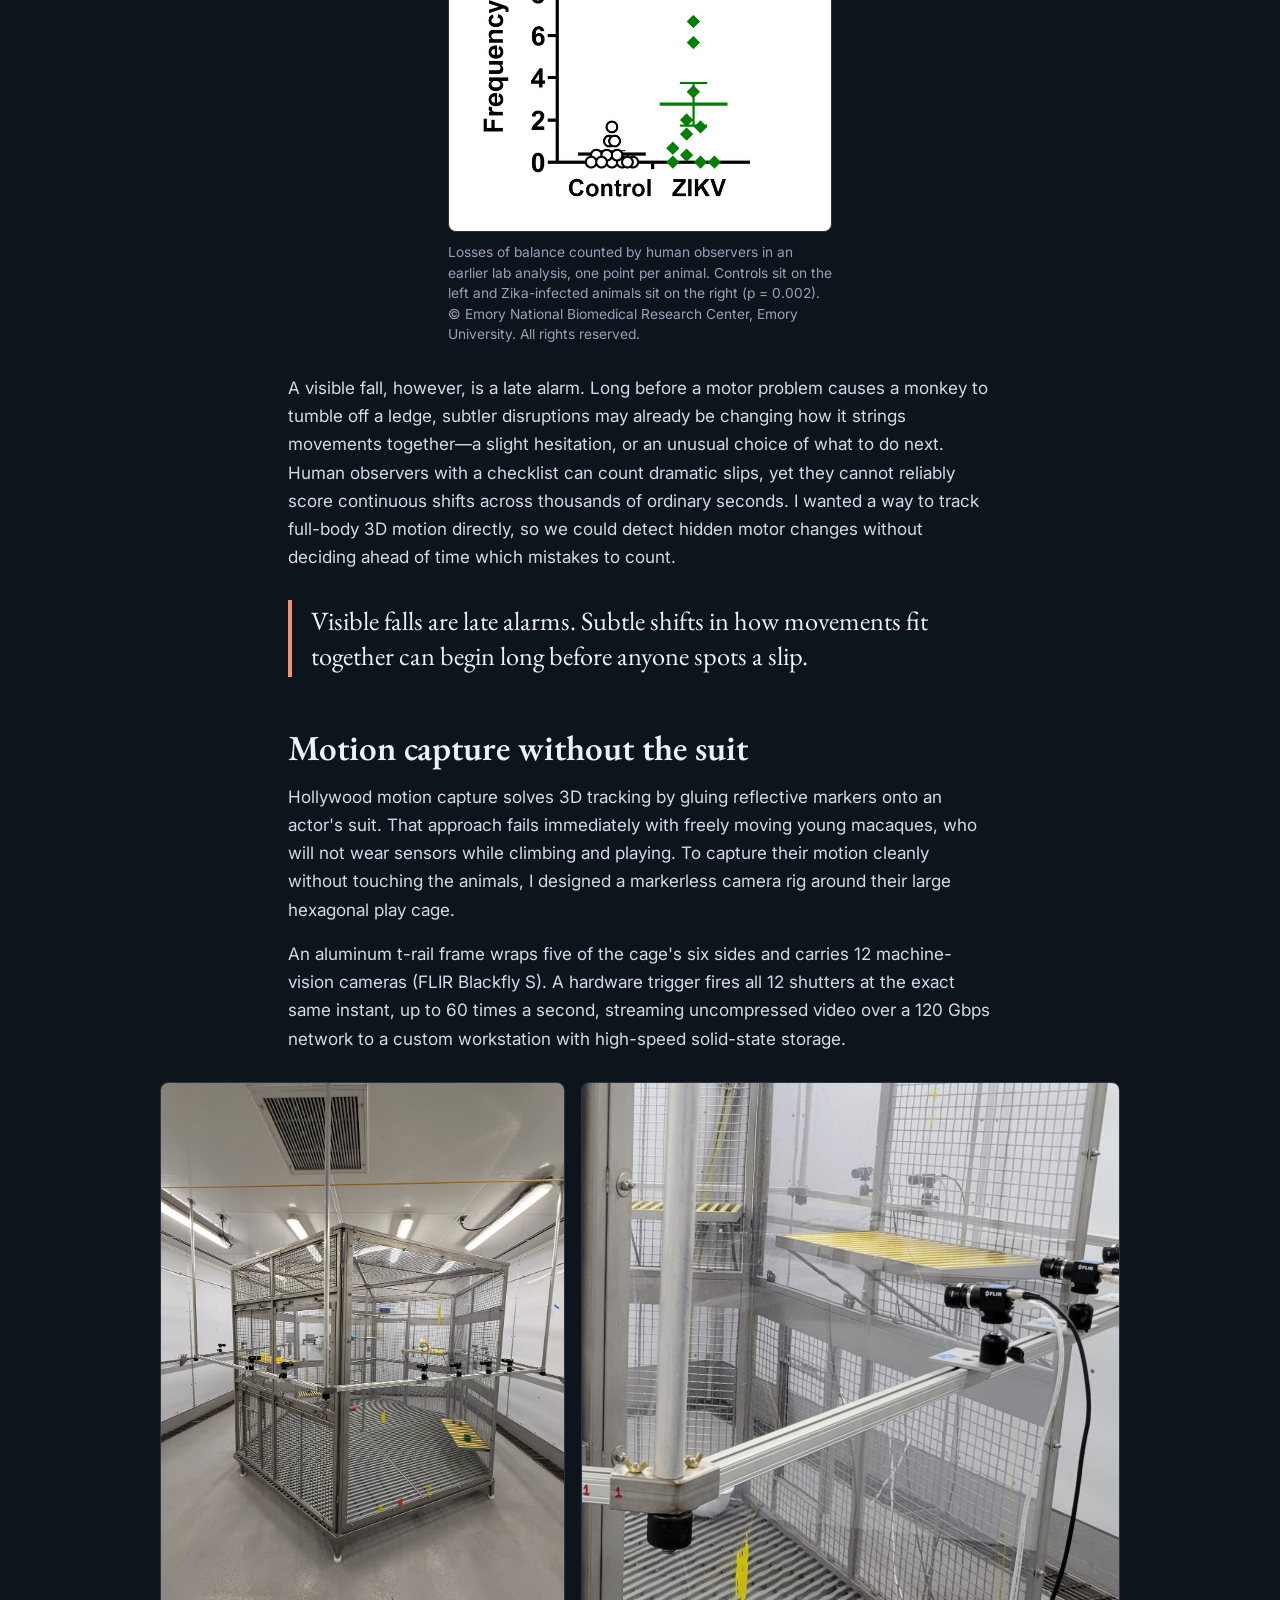
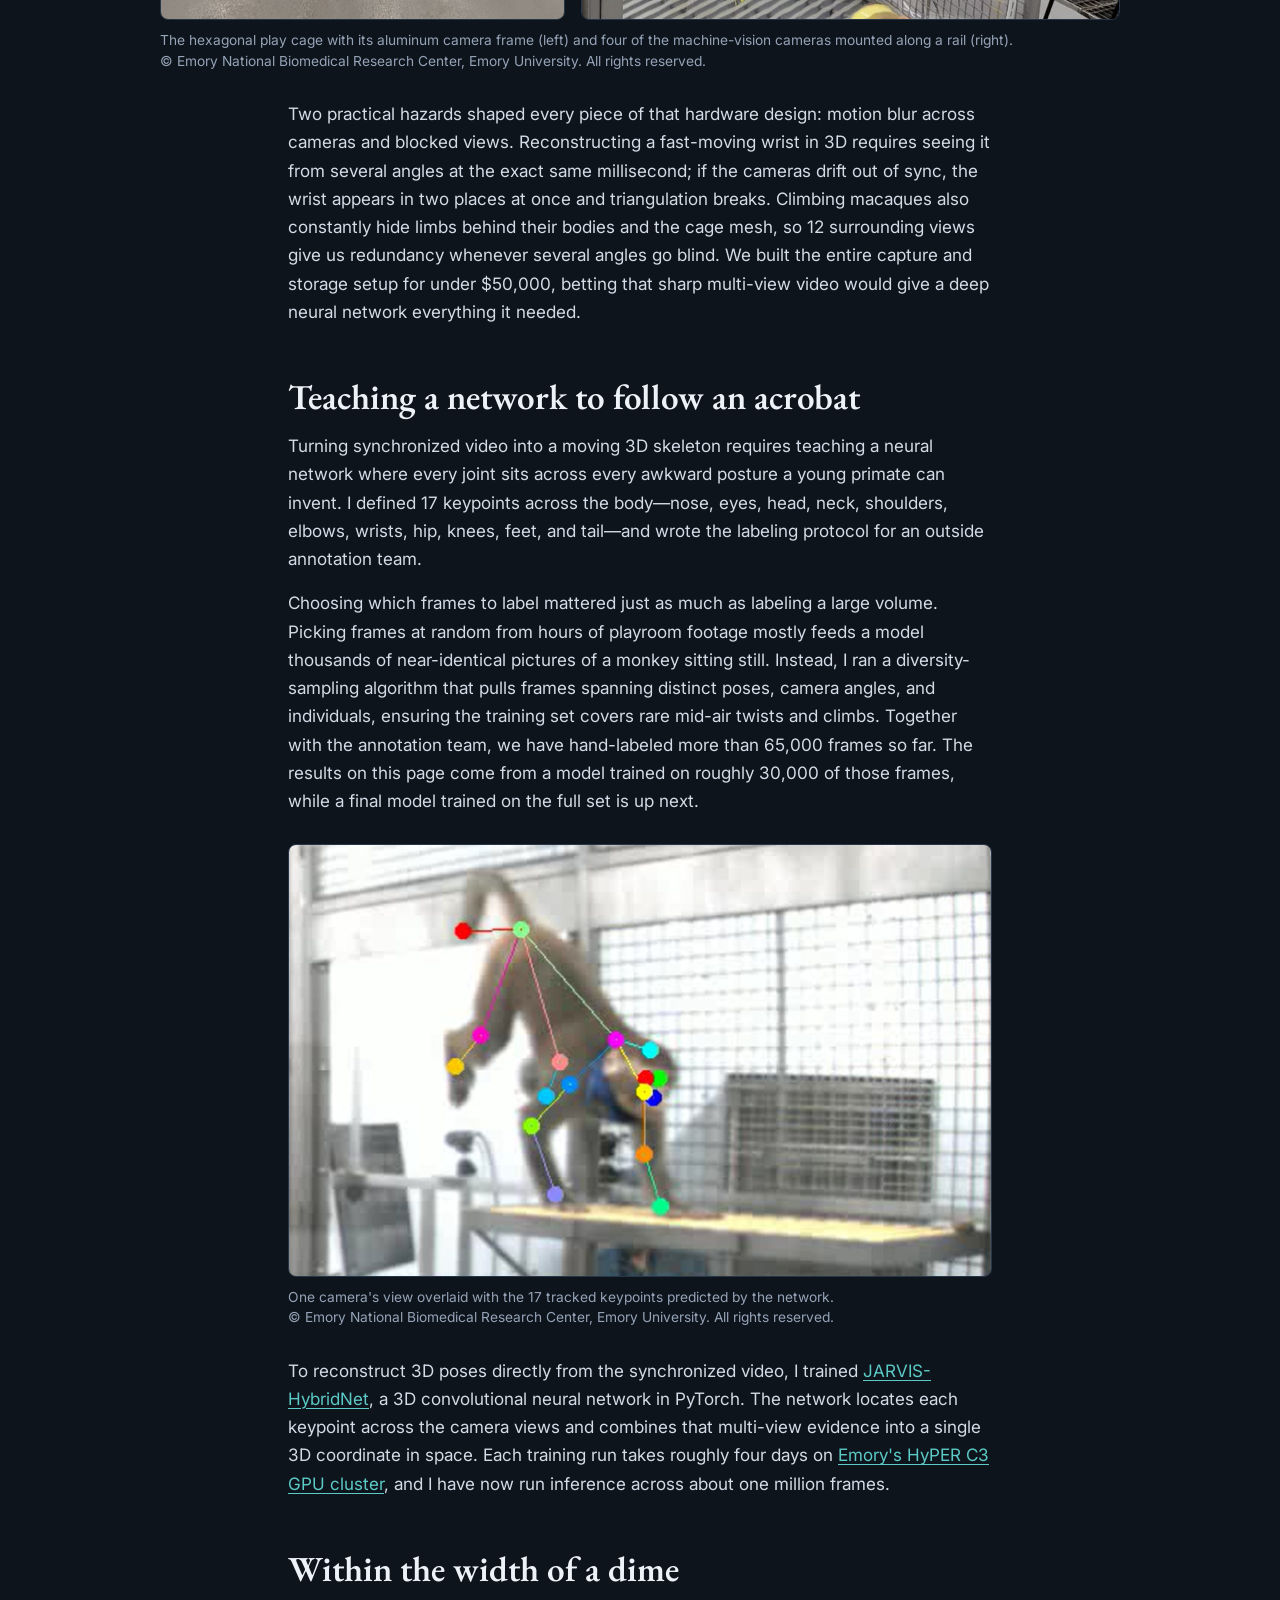
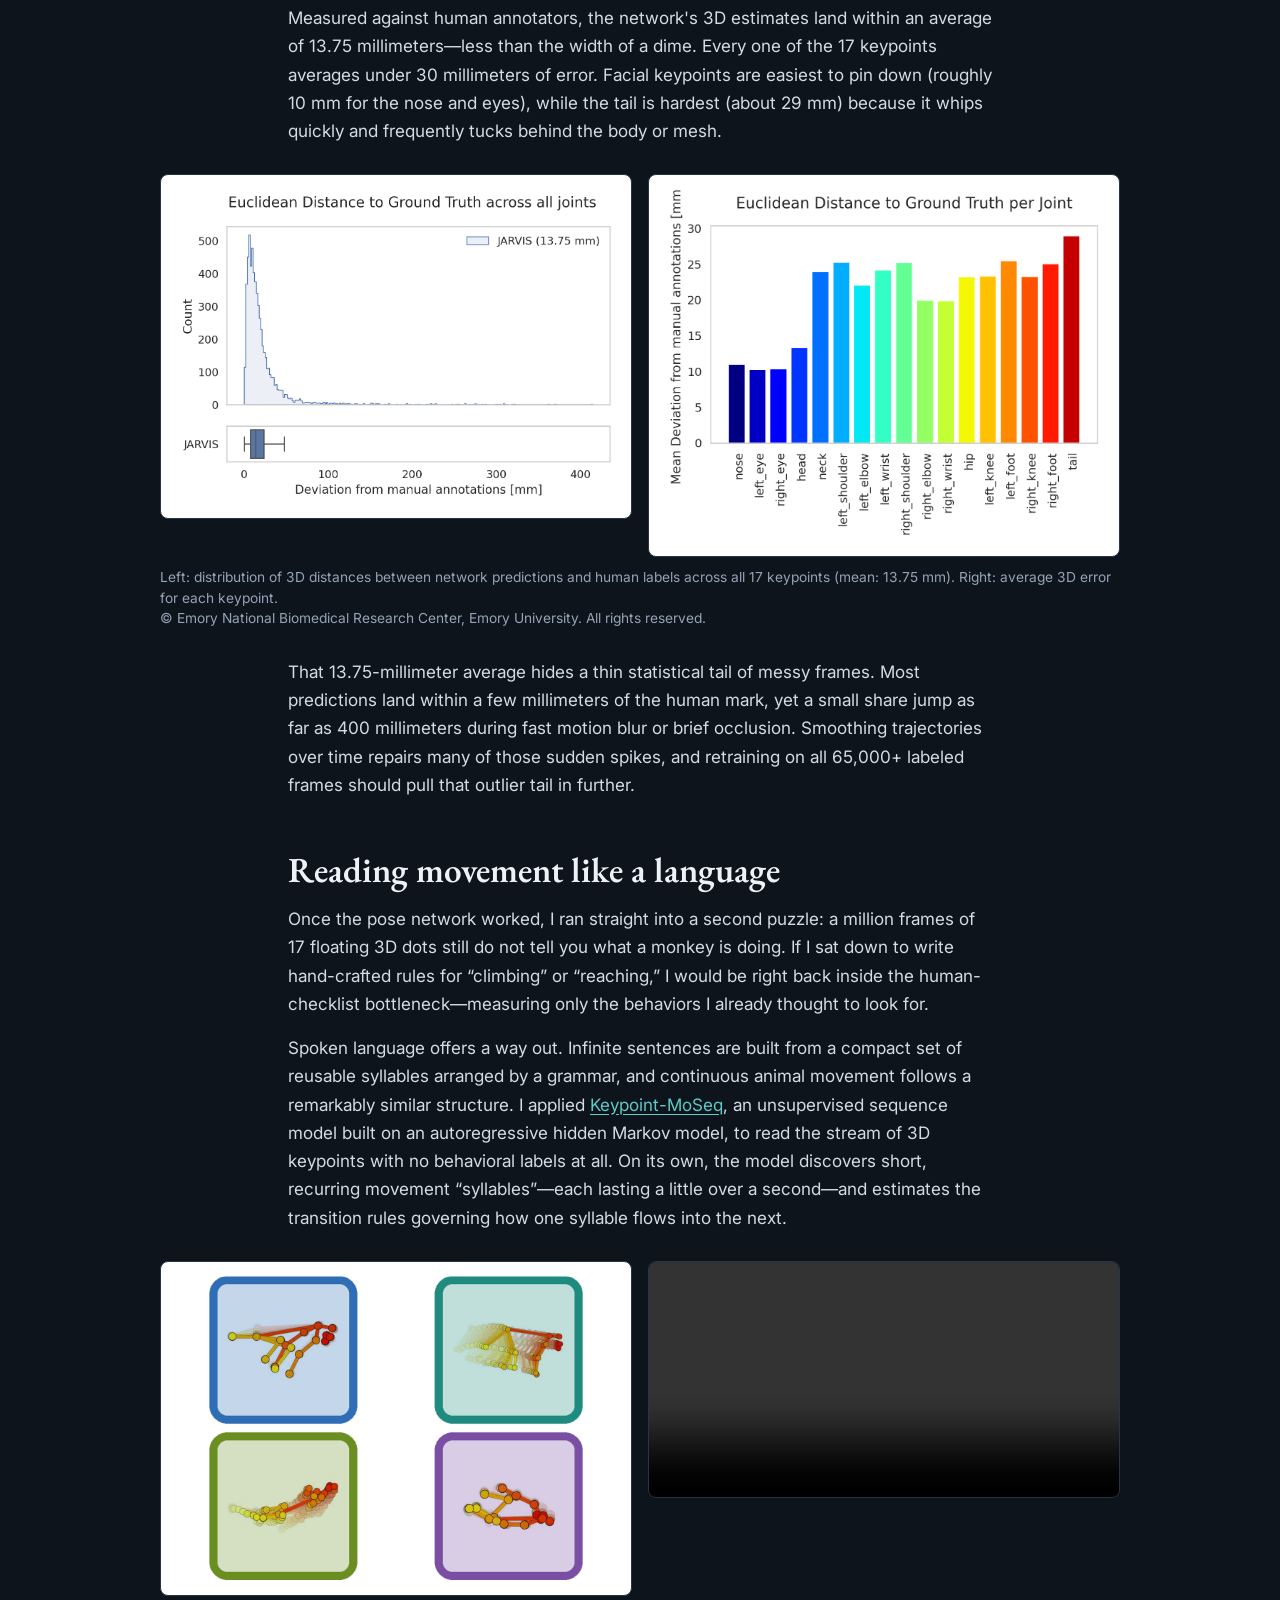
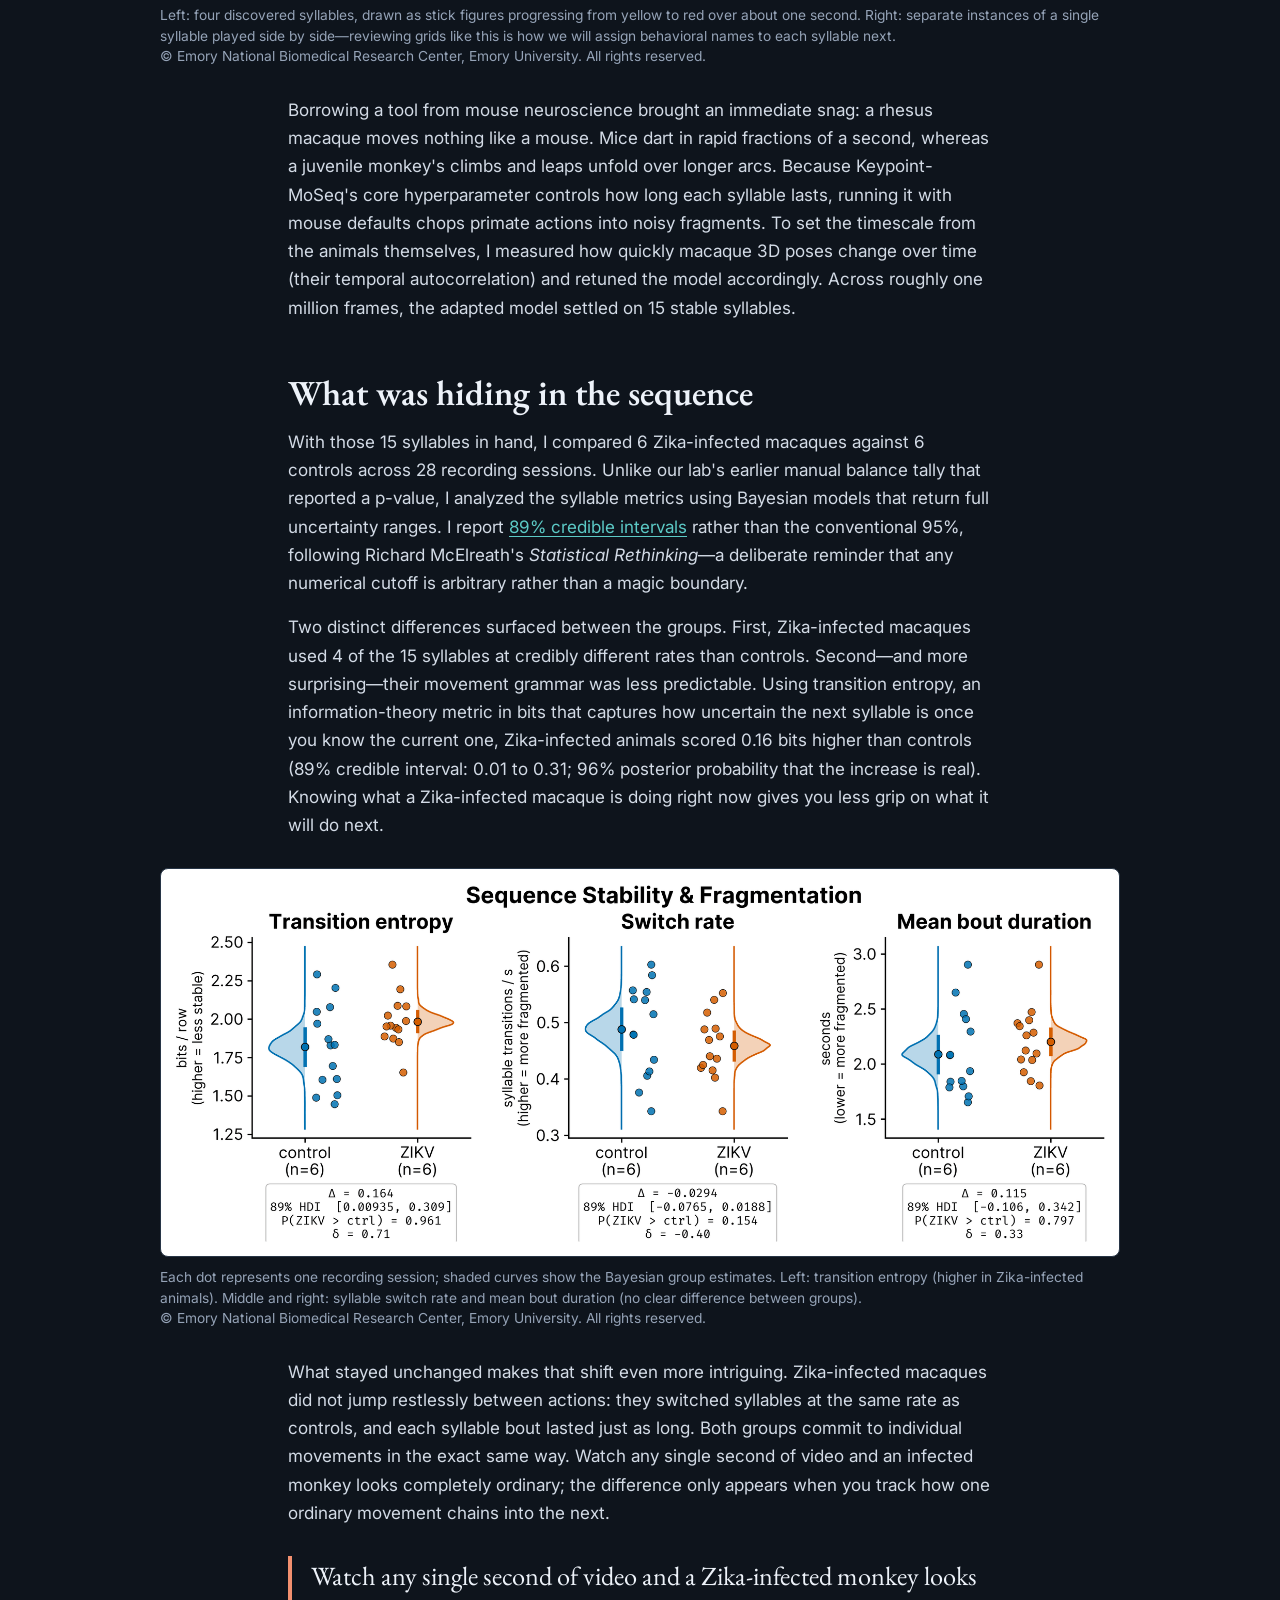
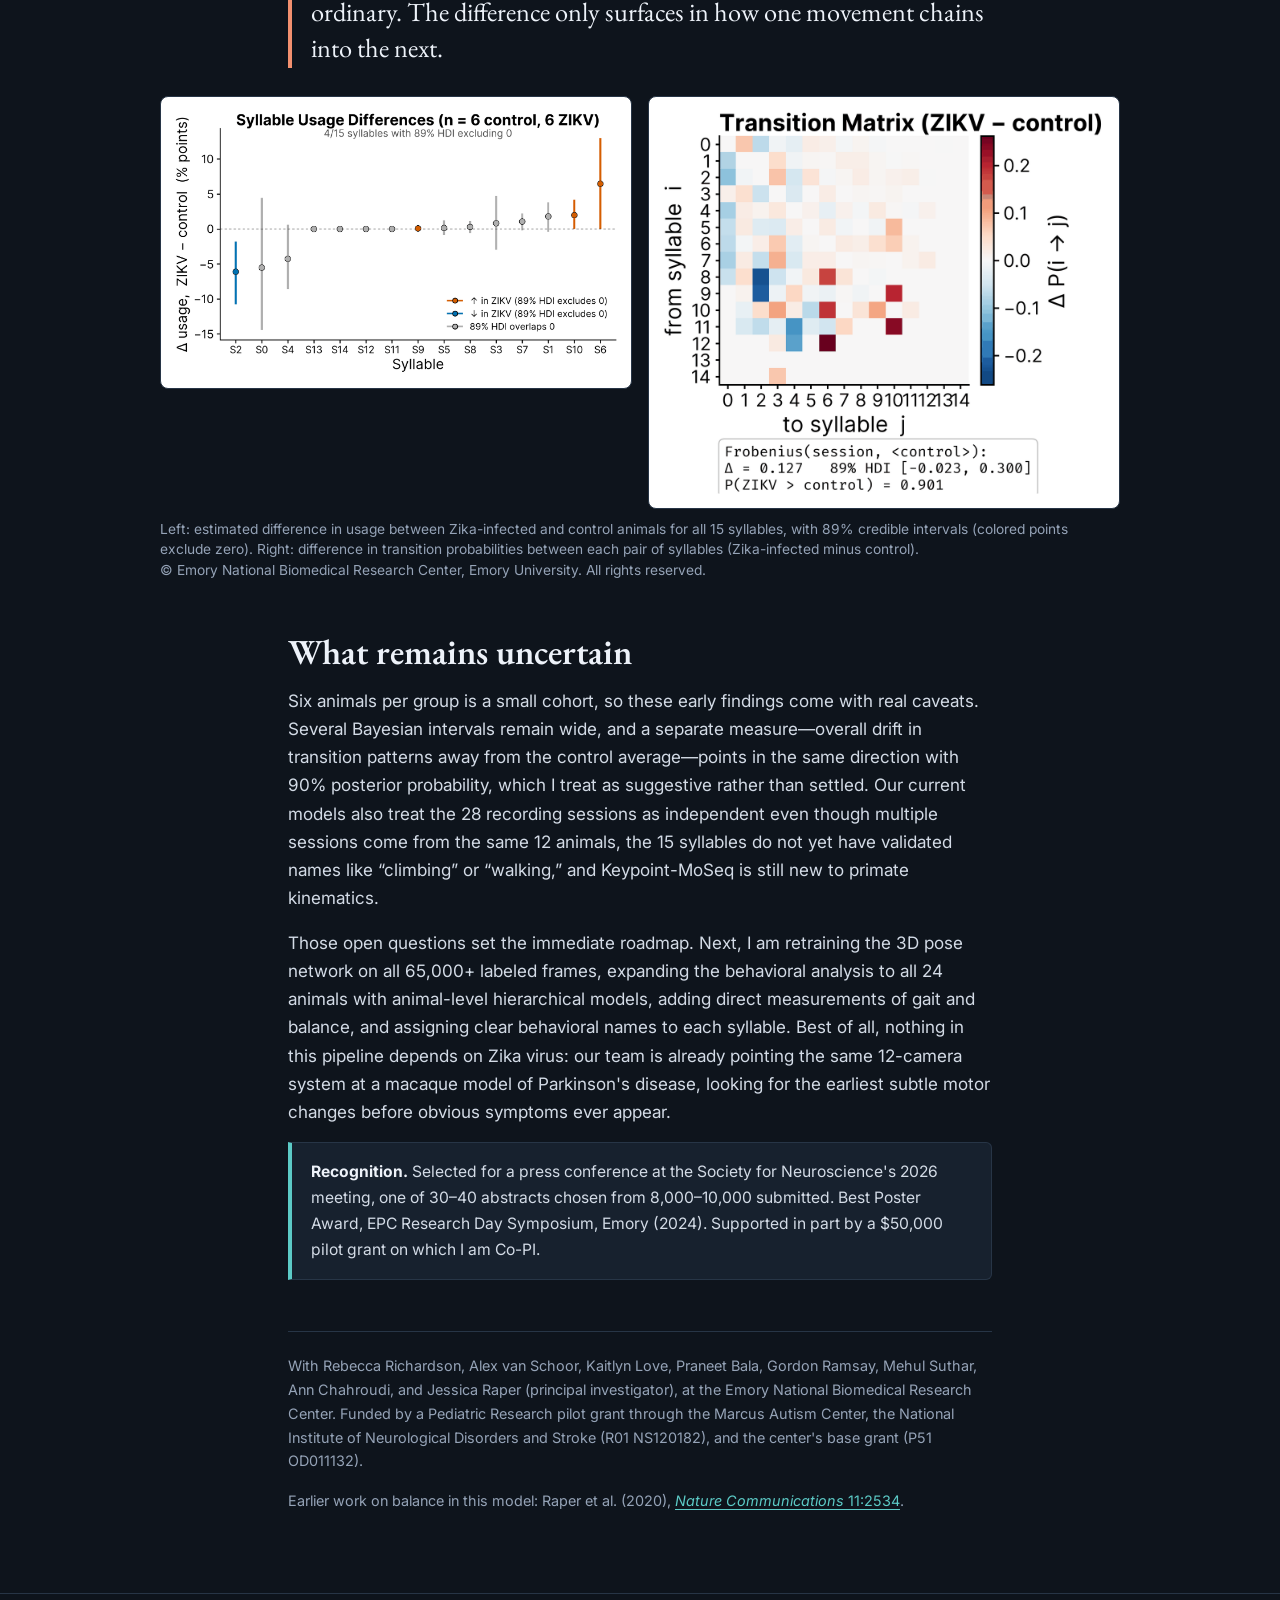
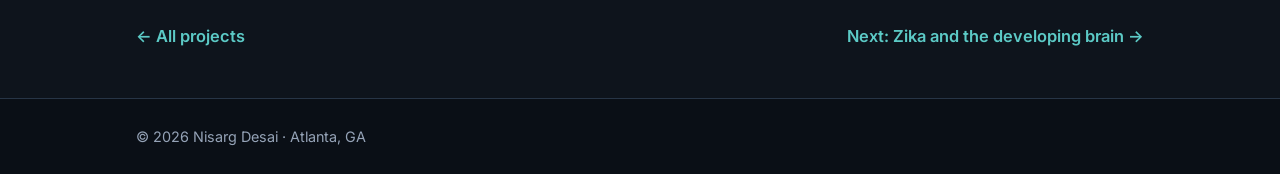
<file: projects/movement-grammar.html>
<!DOCTYPE html>
<html lang="en" data-theme="dark">
<head>
  <meta charset="utf-8">
  <meta name="viewport" content="width=device-width, initial-scale=1">
  <title>The grammar of movement | Nisarg Desai</title>
  <meta name="description" content="How I built a 12-camera motion-capture setup, trained a PyTorch 3D pose network, and used unsupervised sequence modeling to detect subtle motor changes in young macaques.">
  <meta name="author" content="Nisarg Desai">
  <!-- launch-meta -->
  <link rel="canonical" href="https://desai-nisarg.github.io/projects/movement-grammar.html">
  <meta property="og:type" content="article">
  <meta property="og:title" content="The grammar of movement">
  <meta property="og:description" content="How I built a 12-camera motion-capture setup, trained a PyTorch 3D pose network, and used unsupervised sequence modeling to detect subtle motor changes in young macaques.">
  <meta property="og:url" content="https://desai-nisarg.github.io/projects/movement-grammar.html">
  <meta property="og:site_name" content="Nisarg Desai">
  <meta property="og:image" content="https://desai-nisarg.github.io/assets/og-card.png">
  <meta property="og:image:width" content="1200">
  <meta property="og:image:height" content="630">
  <meta property="og:image:alt" content="Nisarg Desai, Ph.D.: machine learning, computer vision, Bayesian statistics">
  <meta name="twitter:card" content="summary_large_image">
  <!-- /launch-meta -->
  <script>try { var t = localStorage.getItem('theme'); if (t) document.documentElement.dataset.theme = t; } catch (e) {}</script>
  <link rel="icon" href="data:image/svg+xml,%3Csvg xmlns='http://www.w3.org/2000/svg' viewBox='0 0 64 64'%3E%3Crect width='64' height='64' rx='12' fill='%231B365D'/%3E%3Ctext x='32' y='43' font-family='Georgia,serif' font-size='30' font-weight='700' text-anchor='middle' fill='%23ffffff'%3END%3C/text%3E%3C/svg%3E">
  <link rel="preconnect" href="https://fonts.googleapis.com">
  <link rel="preconnect" href="https://fonts.gstatic.com" crossorigin>
  <link href="https://fonts.googleapis.com/css2?family=EB+Garamond:ital,wght@0,500;0,600;0,700;1,500&family=Inter:wght@400;500;600&display=swap" rel="stylesheet">
  <link rel="stylesheet" href="../styles.css?v=16">
</head>
<body>
  <a class="skip" href="#main">Skip to content</a>

  <header class="site-header">
    <div class="wrap header-inner">
      <a class="brand" href="../index.html">Nisarg Desai</a>
      <nav aria-label="Sections">
        <a href="../index.html#projects">Projects</a>
        <a href="../index.html#publications">Publications</a>
        <a href="../index.html#background">Background</a>
        <a href="../index.html#contact">Contact</a>
        <button class="theme-toggle" type="button">Light mode</button>
      </nav>
    </div>
  </header>

  <main id="main">
    <header class="story-head">
      <div class="wrap">
        <p class="crumb"><a href="../index.html#projects">&larr; All projects</a></p>
        <p class="kicker">Emory University · 2023–present · Computer vision · Unsupervised learning · Bayesian statistics</p>
        <h1>The grammar of movement</h1>
        <p class="standfirst">I designed a 12-camera capture setup for freely moving rhesus macaques, trained a PyTorch 3D pose network across a million frames, and used unsupervised sequence modeling to uncover subtle motor changes that manual checklists miss.</p>
        <ul class="glance">
          <li><strong>12</strong><span>synchronized cameras</span></li>
          <li><strong>17</strong><span>body keypoints tracked in 3D</span></li>
          <li><strong>65,000+</strong><span>frames labeled by hand</span></li>
          <li><strong>13.75 mm</strong><span>average 3D error</span></li>
          <li><strong>~1 million</strong><span>frames analyzed</span></li>
        </ul>
      </div>
    </header>

    <article class="story">
      <div class="wrap">

        <h2>A slip anyone can see</h2>

        <figure class="wide">
          <video controls muted playsinline preload="metadata" poster="../assets/movement/loss-of-balance-poster.jpg">
            <source src="../assets/movement/loss-of-balance.mp4" type="video/mp4">
          </video>
          <figcaption>A young macaque infected with Zika virus as an infant slips off a ledge, followed by the same moment in slow motion. Colored dots mark the 17 body keypoints tracked by the 3D pose network.<br><span class="rights">© Emory National Biomedical Research Center, Emory University. All rights reserved.</span></figcaption>
        </figure>

        <p>A young macaque leaps for a ledge, and one foot misses. Play the clip once and you see the slip immediately. Earlier in our lab, colleagues spent hours scanning video and tallying moments just like this one. Their count showed a clear gap: juveniles infected with Zika virus soon after birth lost their balance more often than healthy controls.</p>

        <figure class="plate narrow">
          <img src="../assets/movement/loss-of-balance-plot.png" width="700" height="858" loading="lazy" alt="Plot of losses of balance per animal: controls cluster near zero, Zika-infected animals are spread higher">
          <figcaption>Losses of balance counted by human observers in an earlier lab analysis, one point per animal. Controls sit on the left and Zika-infected animals sit on the right (p = 0.002).<br><span class="rights">© Emory National Biomedical Research Center, Emory University. All rights reserved.</span></figcaption>
        </figure>

        <p>A visible fall, however, is a late alarm. Long before a motor problem causes a monkey to tumble off a ledge, subtler disruptions may already be changing how it strings movements together—a slight hesitation, or an unusual choice of what to do next. Human observers with a checklist can count dramatic slips, yet they cannot reliably score continuous shifts across thousands of ordinary seconds. I wanted a way to track full-body 3D motion directly, so we could detect hidden motor changes without deciding ahead of time which mistakes to count.</p>

        <p class="pull">Visible falls are late alarms. Subtle shifts in how movements fit together can begin long before anyone spots a slip.</p>

        <h2>Motion capture without the suit</h2>

        <p>Hollywood motion capture solves 3D tracking by gluing reflective markers onto an actor's suit. That approach fails immediately with freely moving young macaques, who will not wear sensors while climbing and playing. To capture their motion cleanly without touching the animals, I designed a markerless camera rig around their large hexagonal play cage.</p>

        <p>An aluminum t-rail frame wraps five of the cage's six sides and carries 12 machine-vision cameras (FLIR Blackfly S). A hardware trigger fires all 12 shutters at the exact same instant, up to 60 times a second, streaming uncompressed video over a 120 Gbps network to a custom workstation with high-speed solid-state storage.</p>

        <figure class="wide">
          <div class="pair uneven">
            <img src="../assets/movement/rig-room.jpg" width="1100" height="1467" loading="lazy" alt="A hexagonal mesh play cage in a white room, surrounded by a metal frame with small cameras mounted on it">
            <img src="../assets/movement/rig-cameras.jpg" width="1400" height="966" loading="lazy" alt="Close view of four small machine-vision cameras clamped to an aluminum rail outside the cage, with cables running down">
          </div>
          <figcaption>The hexagonal play cage with its aluminum camera frame (left) and four of the machine-vision cameras mounted along a rail (right).<br><span class="rights">© Emory National Biomedical Research Center, Emory University. All rights reserved.</span></figcaption>
        </figure>

        <p>Two practical hazards shaped every piece of that hardware design: motion blur across cameras and blocked views. Reconstructing a fast-moving wrist in 3D requires seeing it from several angles at the exact same millisecond; if the cameras drift out of sync, the wrist appears in two places at once and triangulation breaks. Climbing macaques also constantly hide limbs behind their bodies and the cage mesh, so 12 surrounding views give us redundancy whenever several angles go blind. We built the entire capture and storage setup for under $50,000, betting that sharp multi-view video would give a deep neural network everything it needed.</p>

        <h2>Teaching a network to follow an acrobat</h2>

        <p>Turning synchronized video into a moving 3D skeleton requires teaching a neural network where every joint sits across every awkward posture a young primate can invent. I defined 17 keypoints across the body—nose, eyes, head, neck, shoulders, elbows, wrists, hip, knees, feet, and tail—and wrote the labeling protocol for an outside annotation team.</p>

        <p>Choosing which frames to label mattered just as much as labeling a large volume. Picking frames at random from hours of playroom footage mostly feeds a model thousands of near-identical pictures of a monkey sitting still. Instead, I ran a diversity-sampling algorithm that pulls frames spanning distinct poses, camera angles, and individuals, ensuring the training set covers rare mid-air twists and climbs. Together with the annotation team, we have hand-labeled more than 65,000 frames so far. The results on this page come from a model trained on roughly 30,000 of those frames, while a final model trained on the full set is up next.</p>

        <figure>
          <img src="../assets/movement/tracked-frame.jpg" width="1416" height="869" loading="lazy" alt="A young macaque standing on a platform, overlaid with colored dots on its joints connected by lines">
          <figcaption>One camera's view overlaid with the 17 tracked keypoints predicted by the network.<br><span class="rights">© Emory National Biomedical Research Center, Emory University. All rights reserved.</span></figcaption>
        </figure>

        <p>To reconstruct 3D poses directly from the synchronized video, I trained <a href="https://jarvis-mocap.github.io/jarvis-docs/" target="_blank" rel="noopener">JARVIS-HybridNet</a>, a 3D convolutional neural network in PyTorch. The network locates each keypoint across the camera views and combines that multi-view evidence into a single 3D coordinate in space. Each training run takes roughly four days on <a href="https://it.emory.edu/catalog/cloud-services/hyper-c3.html" target="_blank" rel="noopener">Emory's HyPER C3 GPU cluster</a>, and I have now run inference across about one million frames.</p>

        <h2>Within the width of a dime</h2>

        <p>Measured against human annotators, the network's 3D estimates land within an average of 13.75 millimeters—less than the width of a dime. Every one of the 17 keypoints averages under 30 millimeters of error. Facial keypoints are easiest to pin down (roughly 10 mm for the nose and eyes), while the tail is hardest (about 29 mm) because it whips quickly and frequently tucks behind the body or mesh.</p>

        <figure class="wide plate">
          <div class="pair">
            <img src="../assets/movement/error-distribution.png" width="1239" height="881" loading="lazy" alt="Histogram of 3D errors: a tall peak near zero with a long thin tail out to 400 millimeters; the mean is 13.75 millimeters">
            <img src="../assets/movement/error-per-joint.png" width="1170" height="935" loading="lazy" alt="Bar chart of average error for each of 17 landmarks, from about 10 millimeters for the nose and eyes to about 29 for the tail">
          </div>
          <figcaption>Left: distribution of 3D distances between network predictions and human labels across all 17 keypoints (mean: 13.75 mm). Right: average 3D error for each keypoint.<br><span class="rights">© Emory National Biomedical Research Center, Emory University. All rights reserved.</span></figcaption>
        </figure>

        <p>That 13.75-millimeter average hides a thin statistical tail of messy frames. Most predictions land within a few millimeters of the human mark, yet a small share jump as far as 400 millimeters during fast motion blur or brief occlusion. Smoothing trajectories over time repairs many of those sudden spikes, and retraining on all 65,000+ labeled frames should pull that outlier tail in further.</p>

        <h2>Reading movement like a language</h2>

        <p>Once the pose network worked, I ran straight into a second puzzle: a million frames of 17 floating 3D dots still do not tell you what a monkey is doing. If I sat down to write hand-crafted rules for “climbing” or “reaching,” I would be right back inside the human-checklist bottleneck—measuring only the behaviors I already thought to look for.</p>

        <p>Spoken language offers a way out. Infinite sentences are built from a compact set of reusable syllables arranged by a grammar, and continuous animal movement follows a remarkably similar structure. I applied <a href="https://keypoint-moseq.readthedocs.io/en/stable/" target="_blank" rel="noopener">Keypoint-MoSeq</a>, an unsupervised sequence model built on an autoregressive hidden Markov model, to read the stream of 3D keypoints with no behavioral labels at all. On its own, the model discovers short, recurring movement “syllables”—each lasting a little over a second—and estimates the transition rules governing how one syllable flows into the next.</p>

        <figure class="wide">
          <div class="pair">
            <img class="plate-img" src="../assets/movement/syllables.png" width="1224" height="844" loading="lazy" alt="Four small panels, each showing a stick-figure body sweeping through a short movement, drawn from yellow to red as time passes" style="background:#fff;padding:0.9rem">
            <video controls autoplay muted loop playsinline preload="metadata" aria-label="Animation: a grid of stick figures, each performing the same short movement">
              <source src="../assets/movement/syllable-grid.mp4#t=0.5" type="video/mp4">
            </video>
          </div>
          <figcaption>Left: four discovered syllables, drawn as stick figures progressing from yellow to red over about one second. Right: separate instances of a single syllable played side by side—reviewing grids like this is how we will assign behavioral names to each syllable next.<br><span class="rights">© Emory National Biomedical Research Center, Emory University. All rights reserved.</span></figcaption>
        </figure>

        <p>Borrowing a tool from mouse neuroscience brought an immediate snag: a rhesus macaque moves nothing like a mouse. Mice dart in rapid fractions of a second, whereas a juvenile monkey's climbs and leaps unfold over longer arcs. Because Keypoint-MoSeq's core hyperparameter controls how long each syllable lasts, running it with mouse defaults chops primate actions into noisy fragments. To set the timescale from the animals themselves, I measured how quickly macaque 3D poses change over time (their temporal autocorrelation) and retuned the model accordingly. Across roughly one million frames, the adapted model settled on 15 stable syllables.</p>

        <h2>What was hiding in the sequence</h2>

        <p>With those 15 syllables in hand, I compared 6 Zika-infected macaques against 6 controls across 28 recording sessions. Unlike our lab's earlier manual balance tally that reported a p-value, I analyzed the syllable metrics using Bayesian models that return full uncertainty ranges. I report <a href="https://hal.science/hal-05243742/document" target="_blank" rel="noopener">89% credible intervals</a> rather than the conventional 95%, following Richard McElreath's <em>Statistical Rethinking</em>—a deliberate reminder that any numerical cutoff is arbitrary rather than a magic boundary.</p>

        <p>Two distinct differences surfaced between the groups. First, Zika-infected macaques used 4 of the 15 syllables at credibly different rates than controls. Second—and more surprising—their movement grammar was less predictable. Using transition entropy, an information-theory metric in bits that captures how uncertain the next syllable is once you know the current one, Zika-infected animals scored 0.16 bits higher than controls (89% credible interval: 0.01 to 0.31; 96% posterior probability that the increase is real). Knowing what a Zika-infected macaque is doing right now gives you less grip on what it will do next.</p>

        <figure class="wide plate">
          <img src="../assets/movement/sequence-stability.png" width="1800" height="694" loading="lazy" alt="Three panels comparing control and Zika groups: transition entropy is higher in the Zika group; switch rate and mean bout duration overlap">
          <figcaption>Each dot represents one recording session; shaded curves show the Bayesian group estimates. Left: transition entropy (higher in Zika-infected animals). Middle and right: syllable switch rate and mean bout duration (no clear difference between groups).<br><span class="rights">© Emory National Biomedical Research Center, Emory University. All rights reserved.</span></figcaption>
        </figure>

        <p>What stayed unchanged makes that shift even more intriguing. Zika-infected macaques did not jump restlessly between actions: they switched syllables at the same rate as controls, and each syllable bout lasted just as long. Both groups commit to individual movements in the exact same way. Watch any single second of video and an infected monkey looks completely ordinary; the difference only appears when you track how one ordinary movement chains into the next.</p>

        <p class="pull">Watch any single second of video and a Zika-infected monkey looks ordinary. The difference only surfaces in how one movement chains into the next.</p>

        <figure class="wide plate">
          <div class="pair">
            <img src="../assets/movement/syllable-usage.png" width="1500" height="889" loading="lazy" alt="Plot of the difference in usage for each of 15 syllables between groups, with intervals; four are colored as credibly different">
            <img src="../assets/movement/transition-matrix.png" width="1100" height="952" loading="lazy" alt="Heat map of the difference in transition probabilities between each pair of syllables, infected minus control">
          </div>
          <figcaption>Left: estimated difference in usage between Zika-infected and control animals for all 15 syllables, with 89% credible intervals (colored points exclude zero). Right: difference in transition probabilities between each pair of syllables (Zika-infected minus control).<br><span class="rights">© Emory National Biomedical Research Center, Emory University. All rights reserved.</span></figcaption>
        </figure>

        <h2>What remains uncertain</h2>

        <p>Six animals per group is a small cohort, so these early findings come with real caveats. Several Bayesian intervals remain wide, and a separate measure—overall drift in transition patterns away from the control average—points in the same direction with 90% posterior probability, which I treat as suggestive rather than settled. Our current models also treat the 28 recording sessions as independent even though multiple sessions come from the same 12 animals, the 15 syllables do not yet have validated names like “climbing” or “walking,” and Keypoint-MoSeq is still new to primate kinematics.</p>

        <p>Those open questions set the immediate roadmap. Next, I am retraining the 3D pose network on all 65,000+ labeled frames, expanding the behavioral analysis to all 24 animals with animal-level hierarchical models, adding direct measurements of gait and balance, and assigning clear behavioral names to each syllable. Best of all, nothing in this pipeline depends on Zika virus: our team is already pointing the same 12-camera system at a macaque model of Parkinson's disease, looking for the earliest subtle motor changes before obvious symptoms ever appear.</p>

        <div class="aside-note">
          <p><strong>Recognition.</strong> Selected for a press conference at the Society for Neuroscience's 2026 meeting, one of 30–40 abstracts chosen from 8,000–10,000 submitted. Best Poster Award, EPC Research Day Symposium, Emory (2024). Supported in part by a $50,000 pilot grant on which I am Co-PI.</p>
        </div>

        <div class="credits">
          <p>With Rebecca Richardson, Alex van Schoor, Kaitlyn Love, Praneet Bala, Gordon Ramsay, Mehul Suthar, Ann Chahroudi, and Jessica Raper (principal investigator), at the Emory National Biomedical Research Center. Funded by a Pediatric Research pilot grant through the Marcus Autism Center, the National Institute of Neurological Disorders and Stroke (R01 NS120182), and the center's base grant (P51 OD011132).</p>
          <p>Earlier work on balance in this model: Raper et al. (2020), <a href="https://doi.org/10.1038/s41467-020-16320-7" target="_blank" rel="noopener"><em>Nature Communications</em> 11:2534</a>.</p>
        </div>

      </div>
    </article>

    <nav class="story-nav" aria-label="More projects">
      <div class="wrap">
        <a href="../index.html#projects">&larr; All projects</a>
        <a href="zika-brain.html">Next: Zika and the developing brain &rarr;</a>
      </div>
    </nav>
  </main>

  <footer class="site-footer">
    <div class="wrap">
      <p>© 2026 Nisarg Desai · Atlanta, GA</p>
    </div>
  </footer>
  <script src="../site.js?v=16"></script>
</body>
</html>
</file>
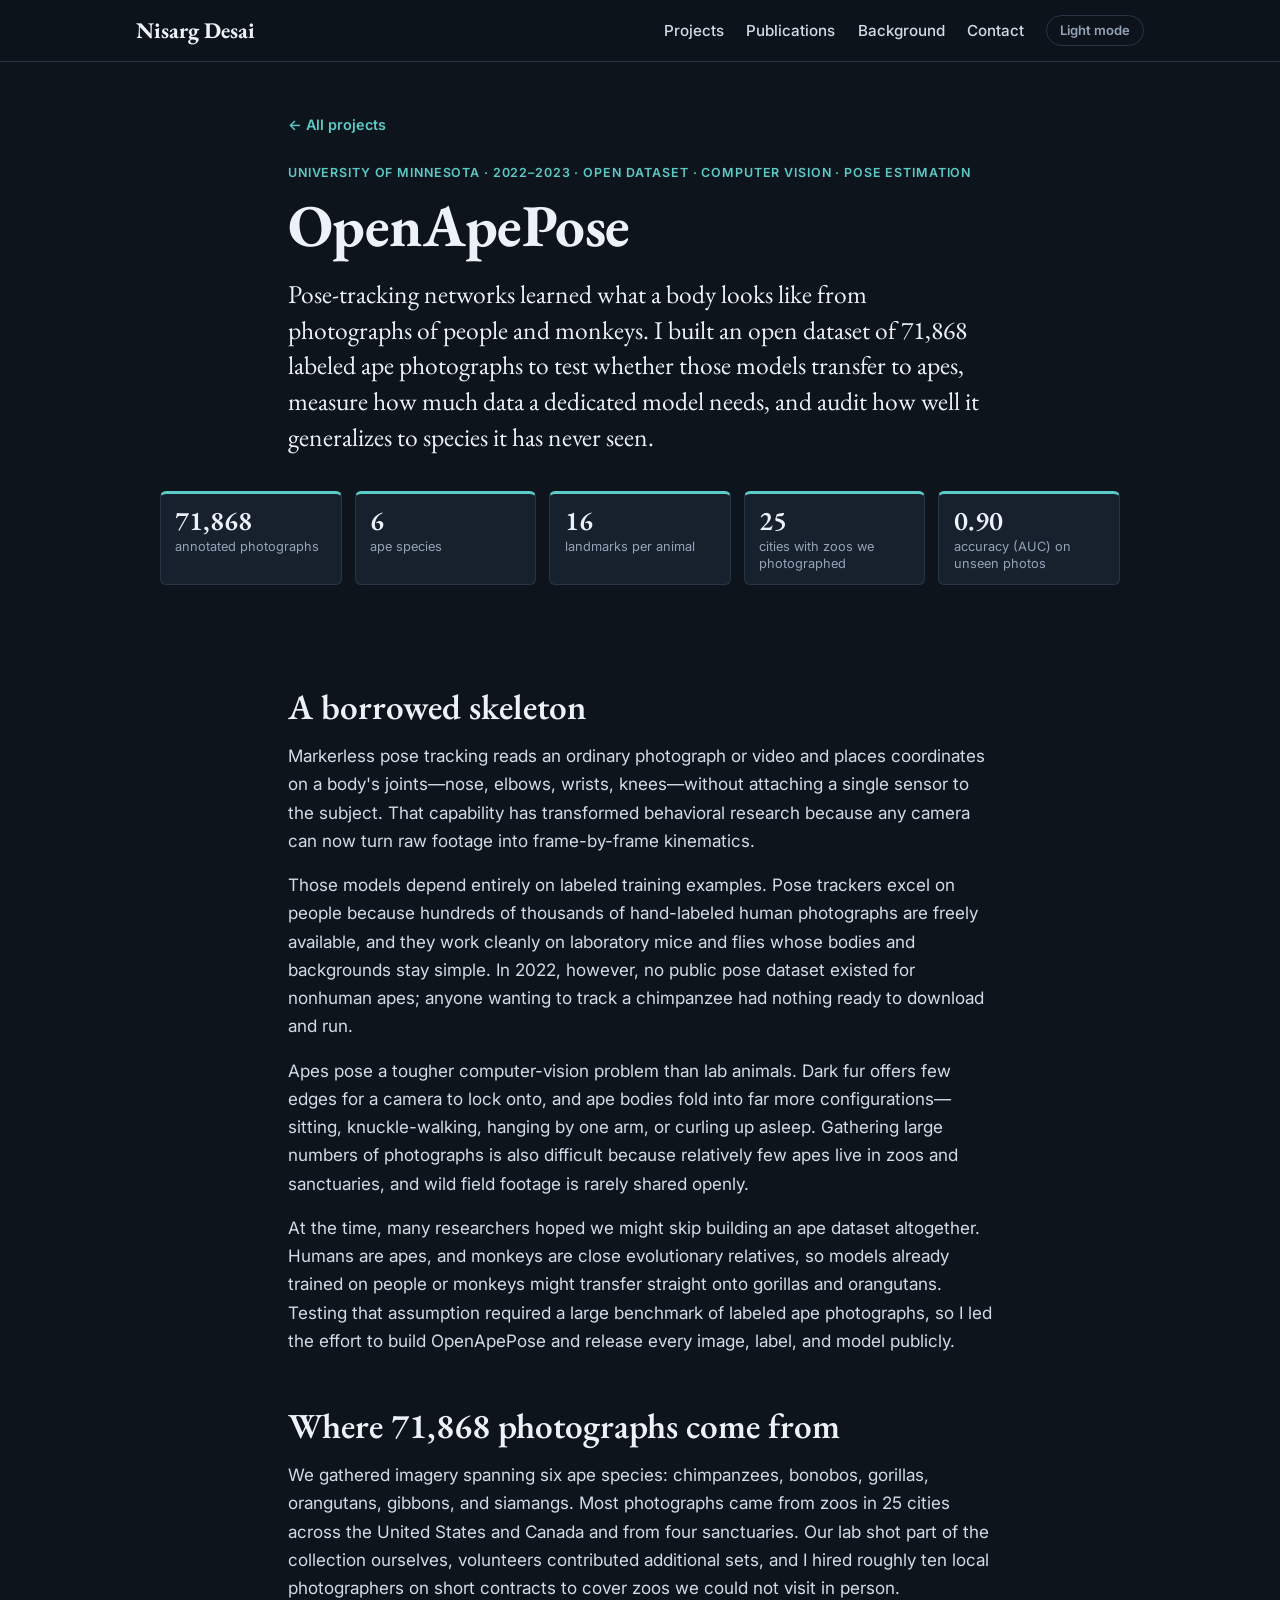
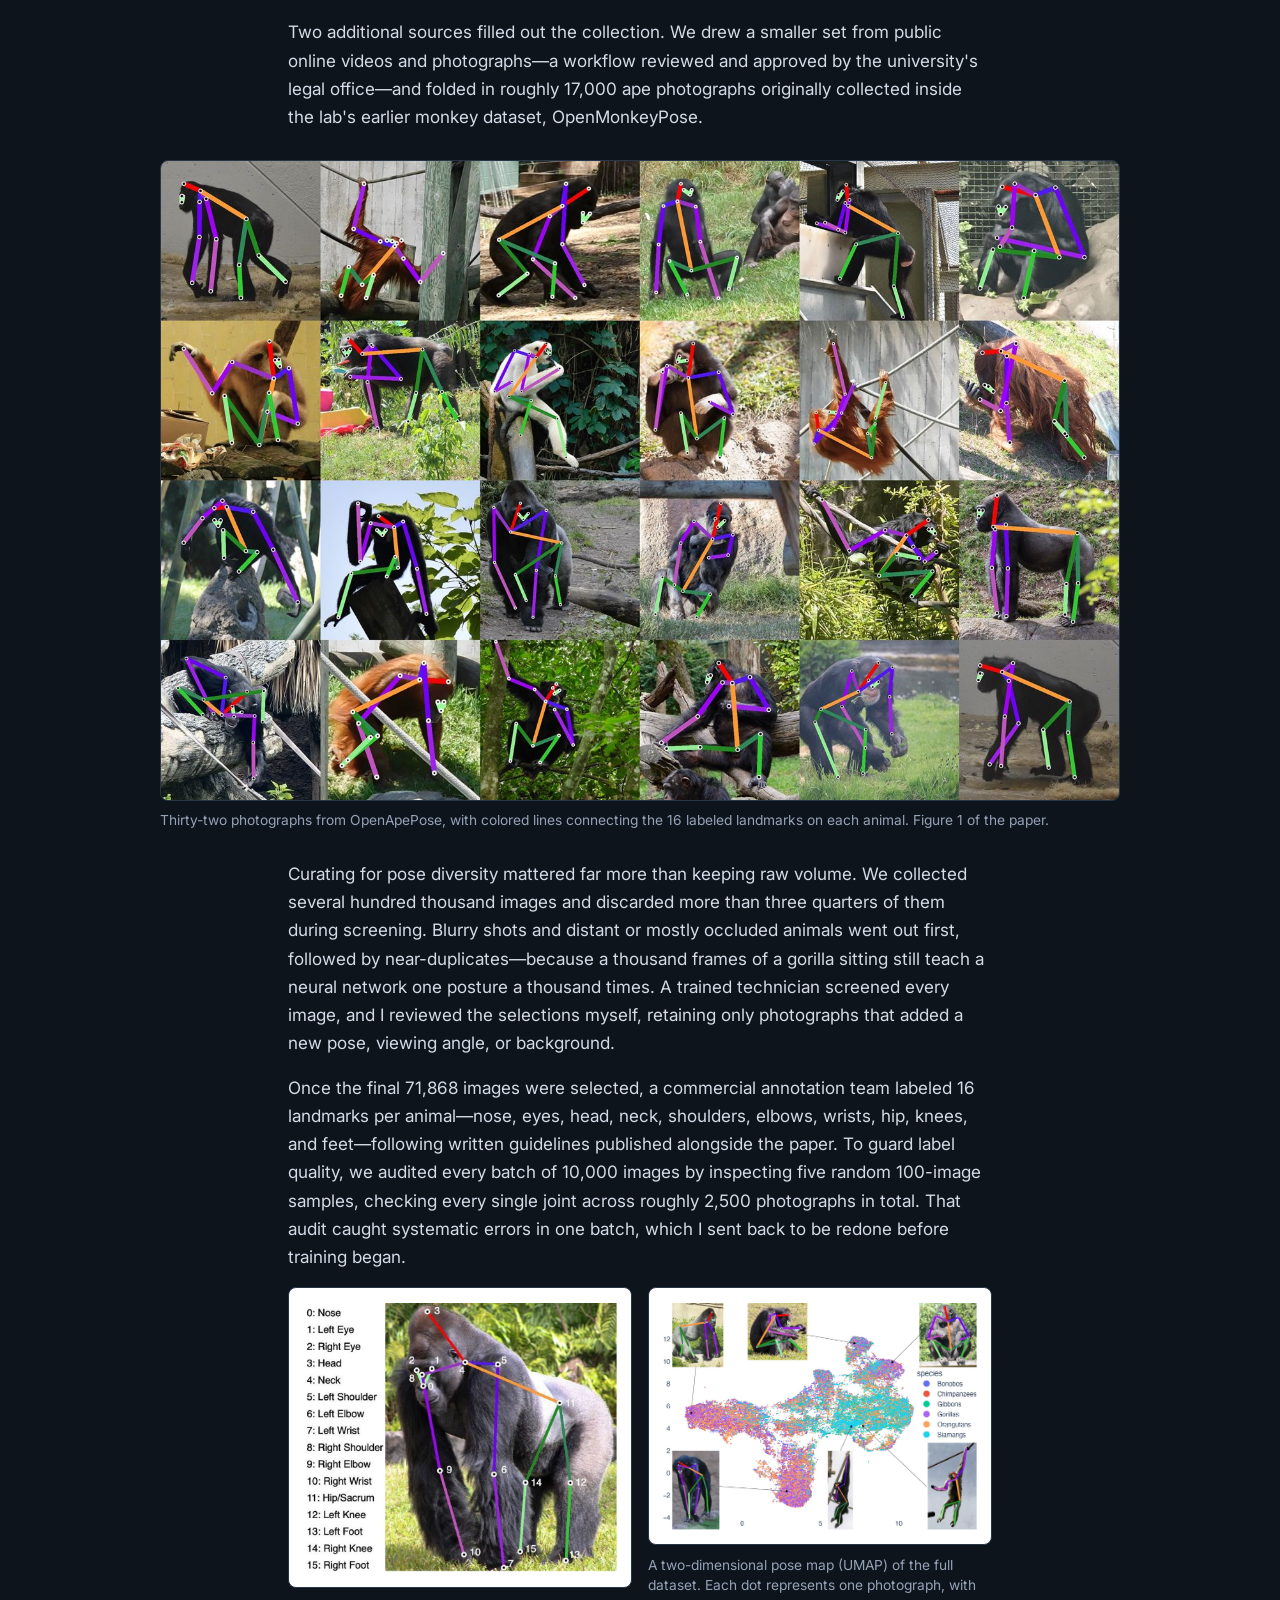
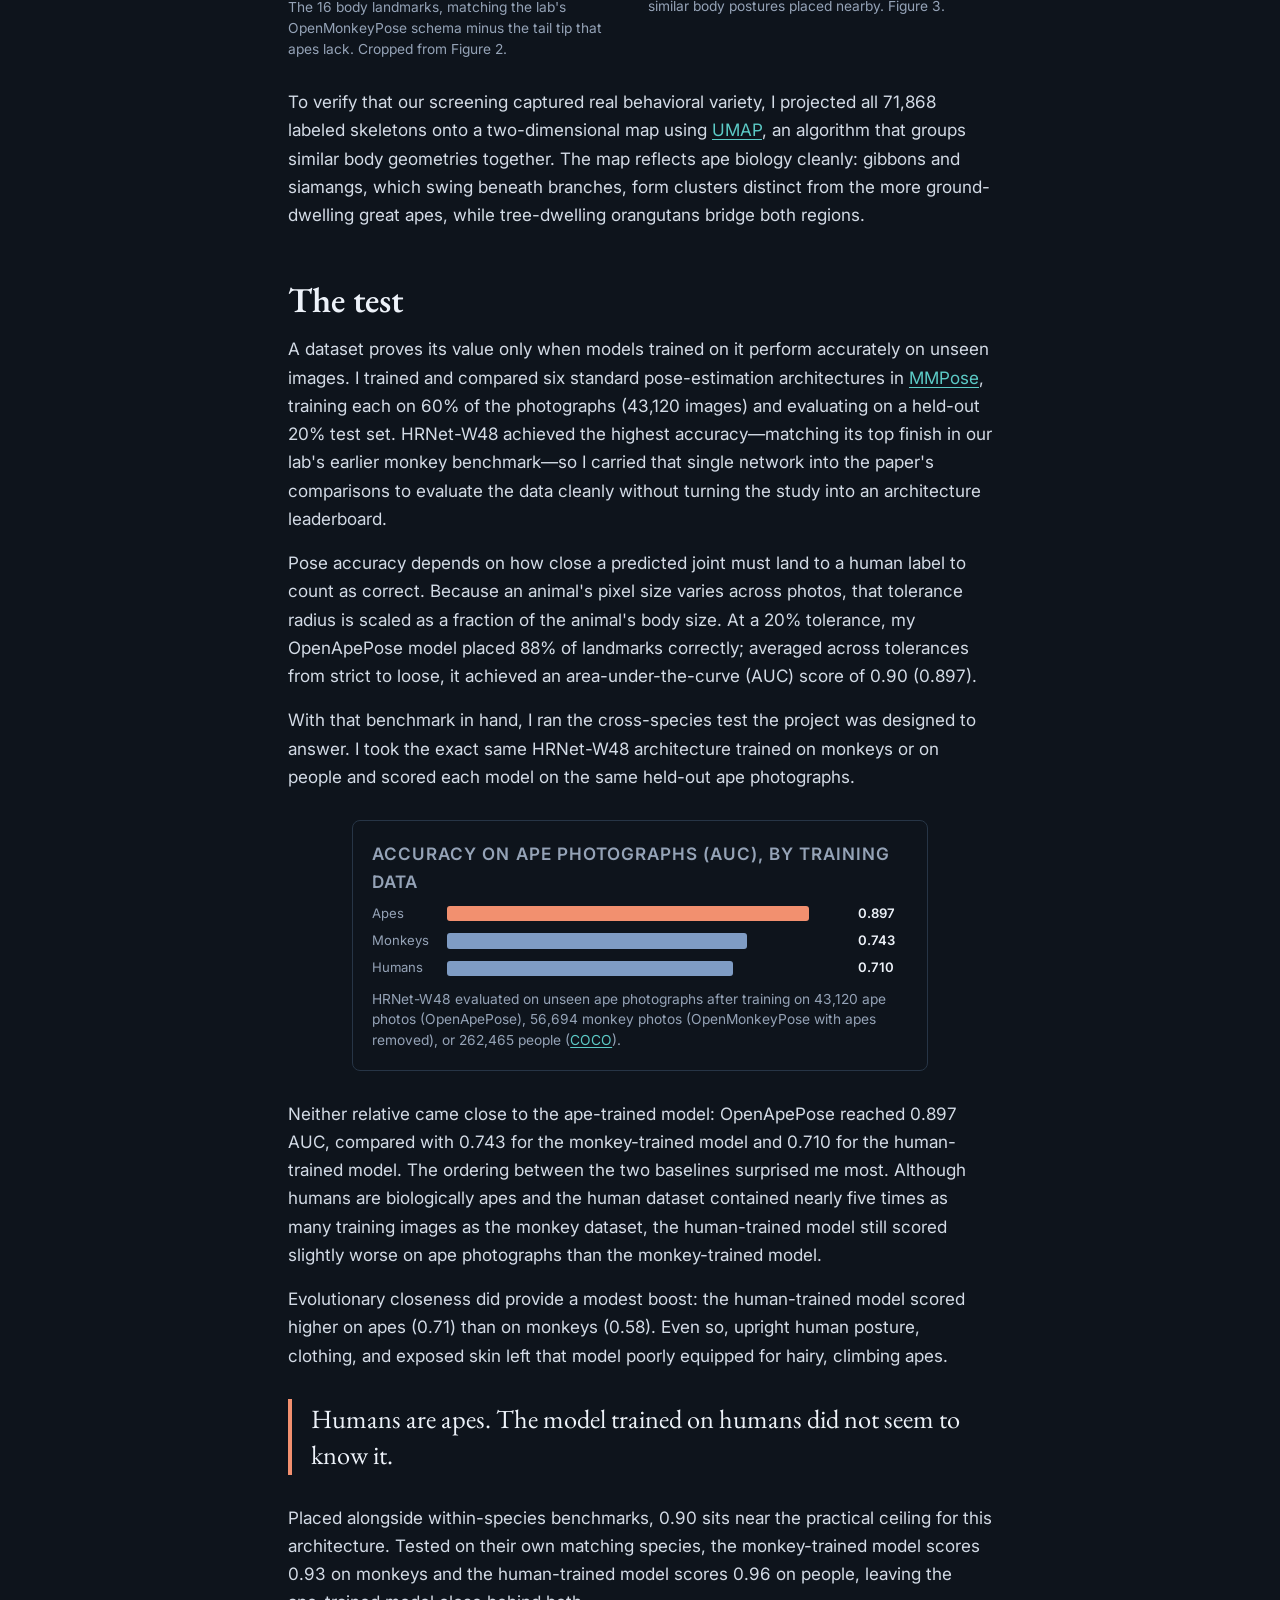
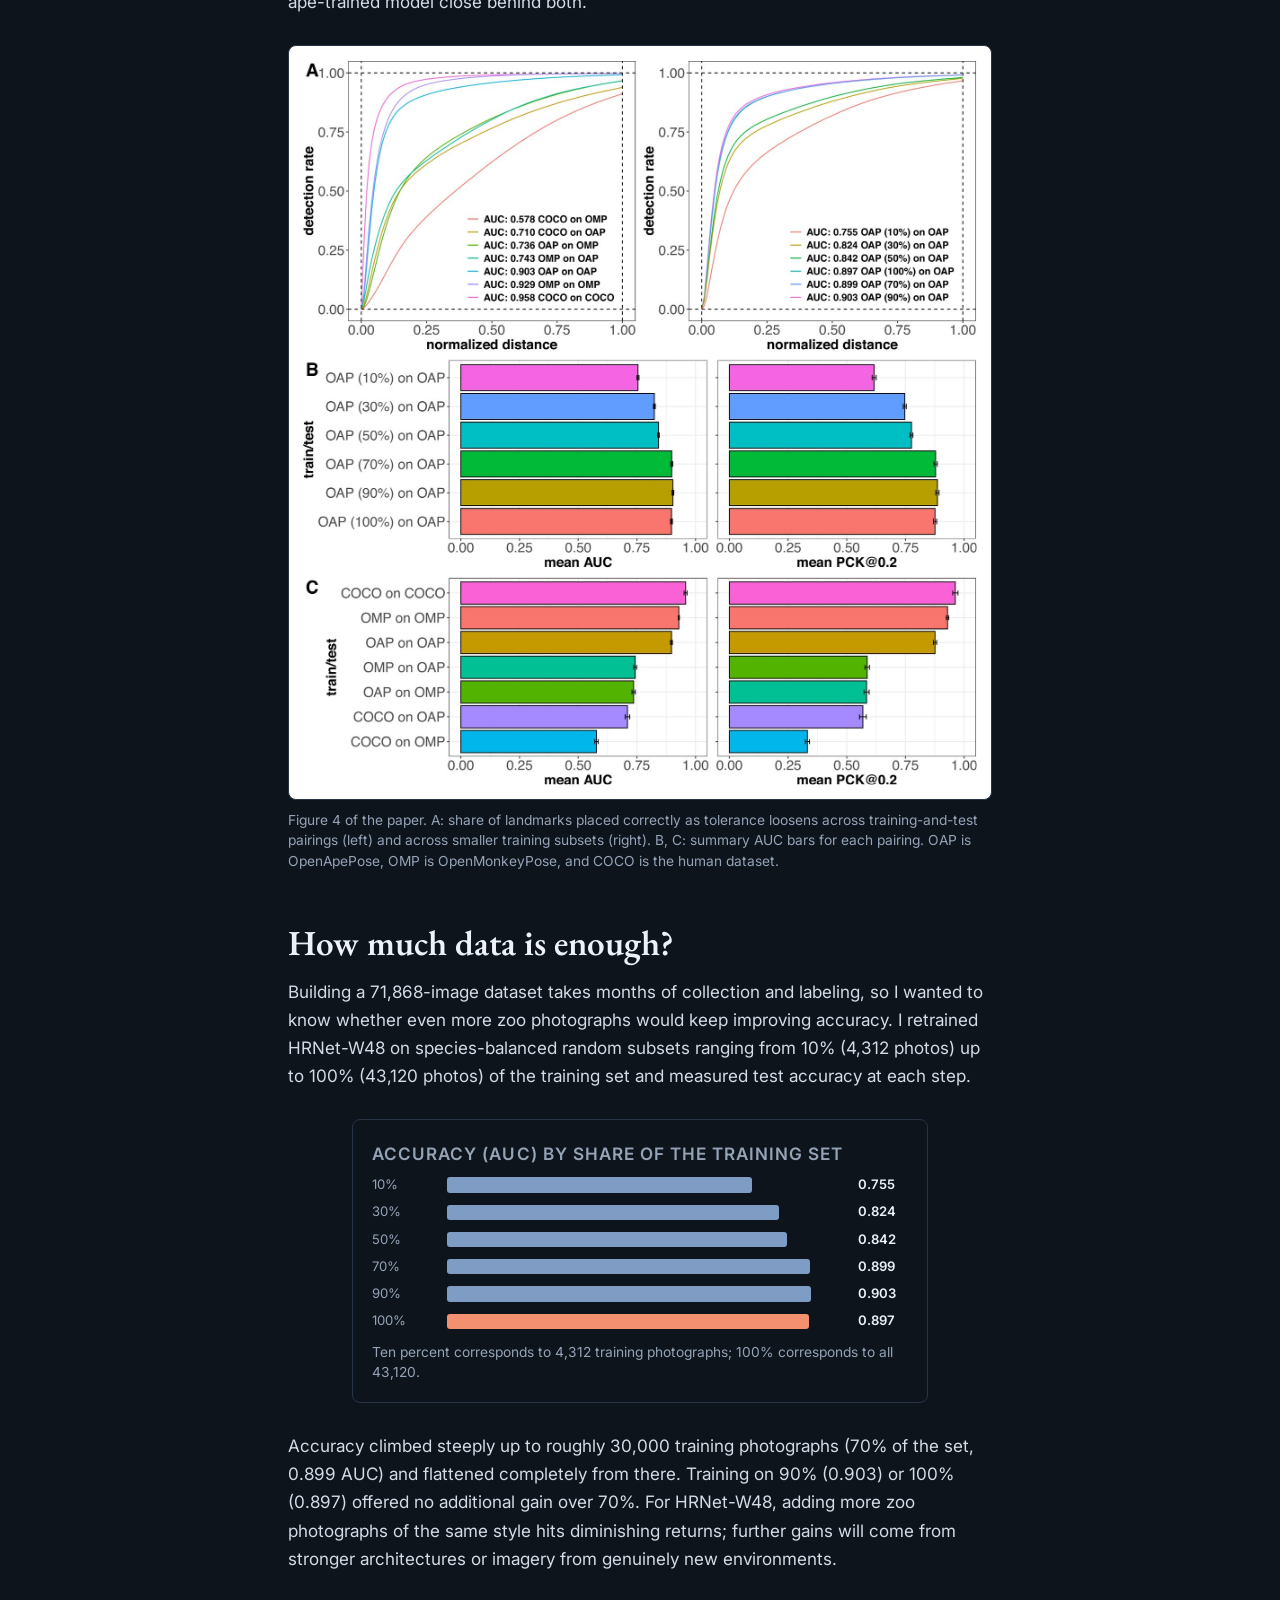
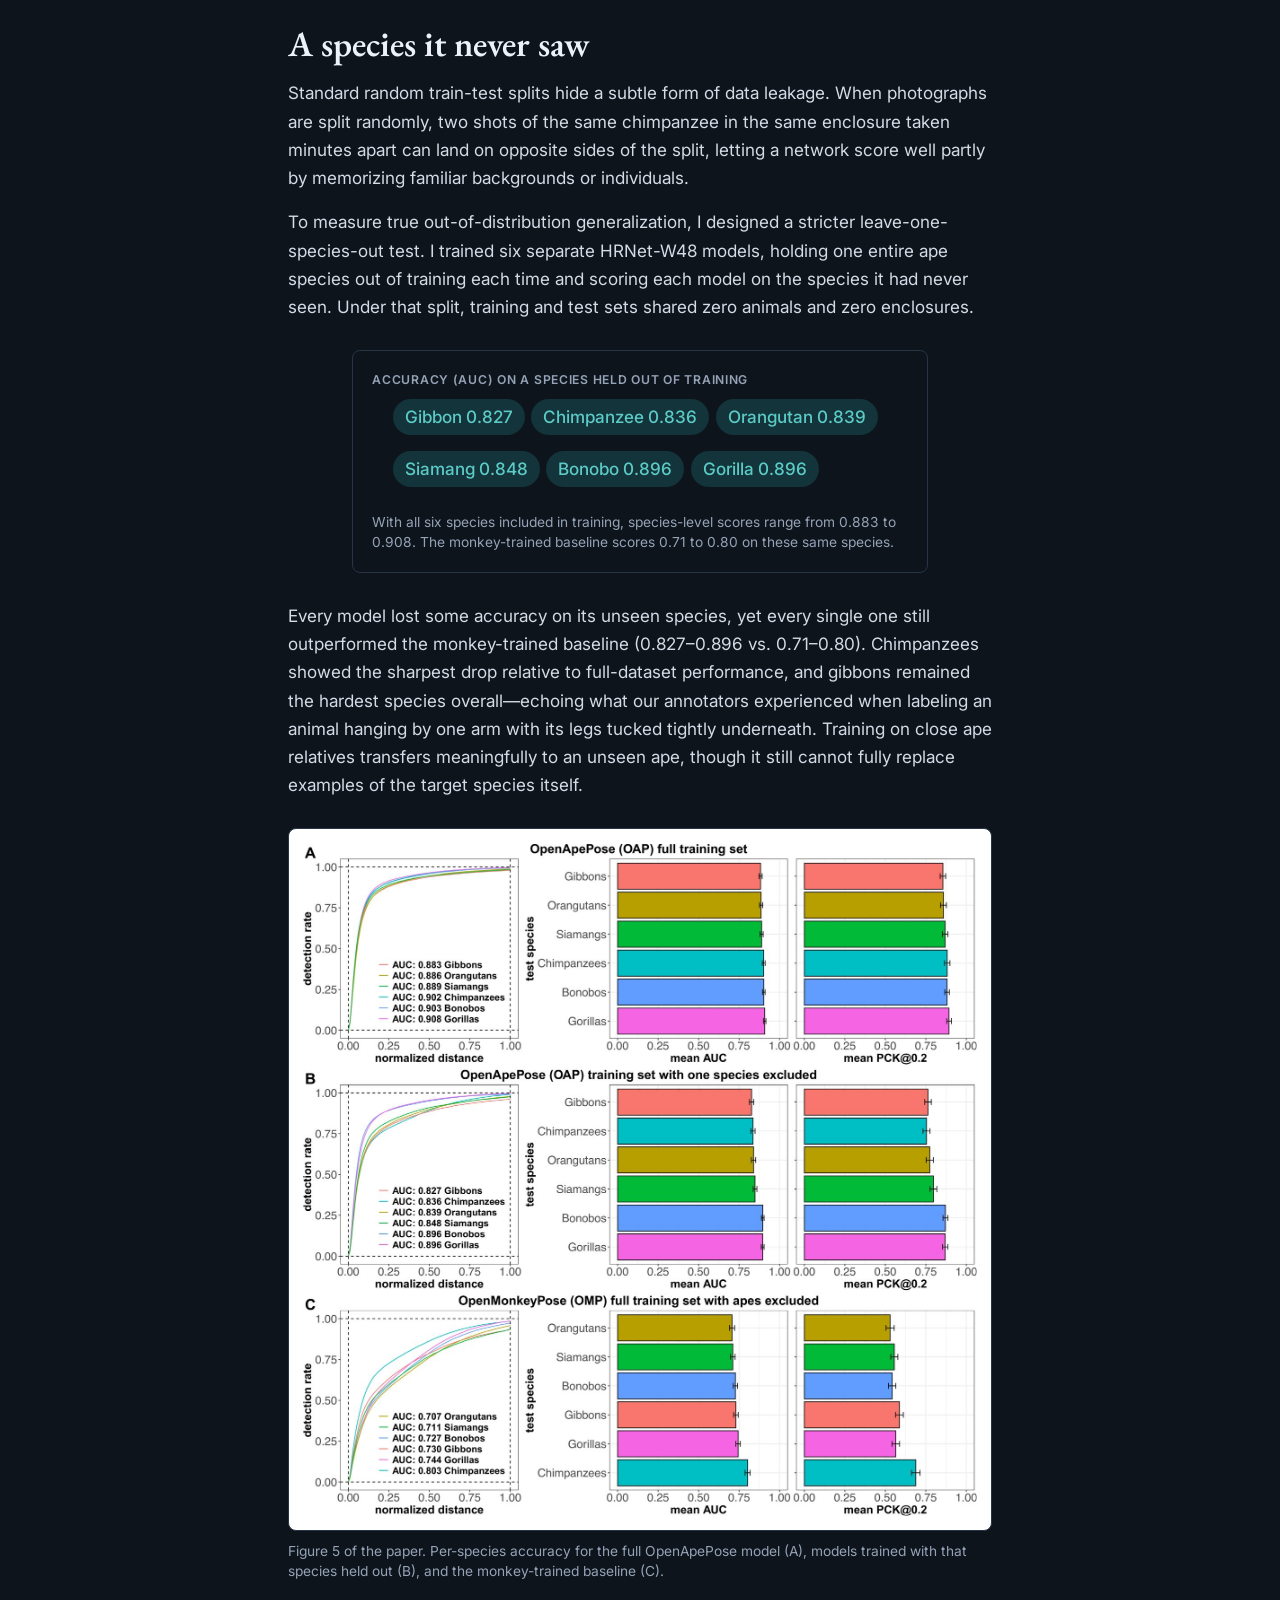
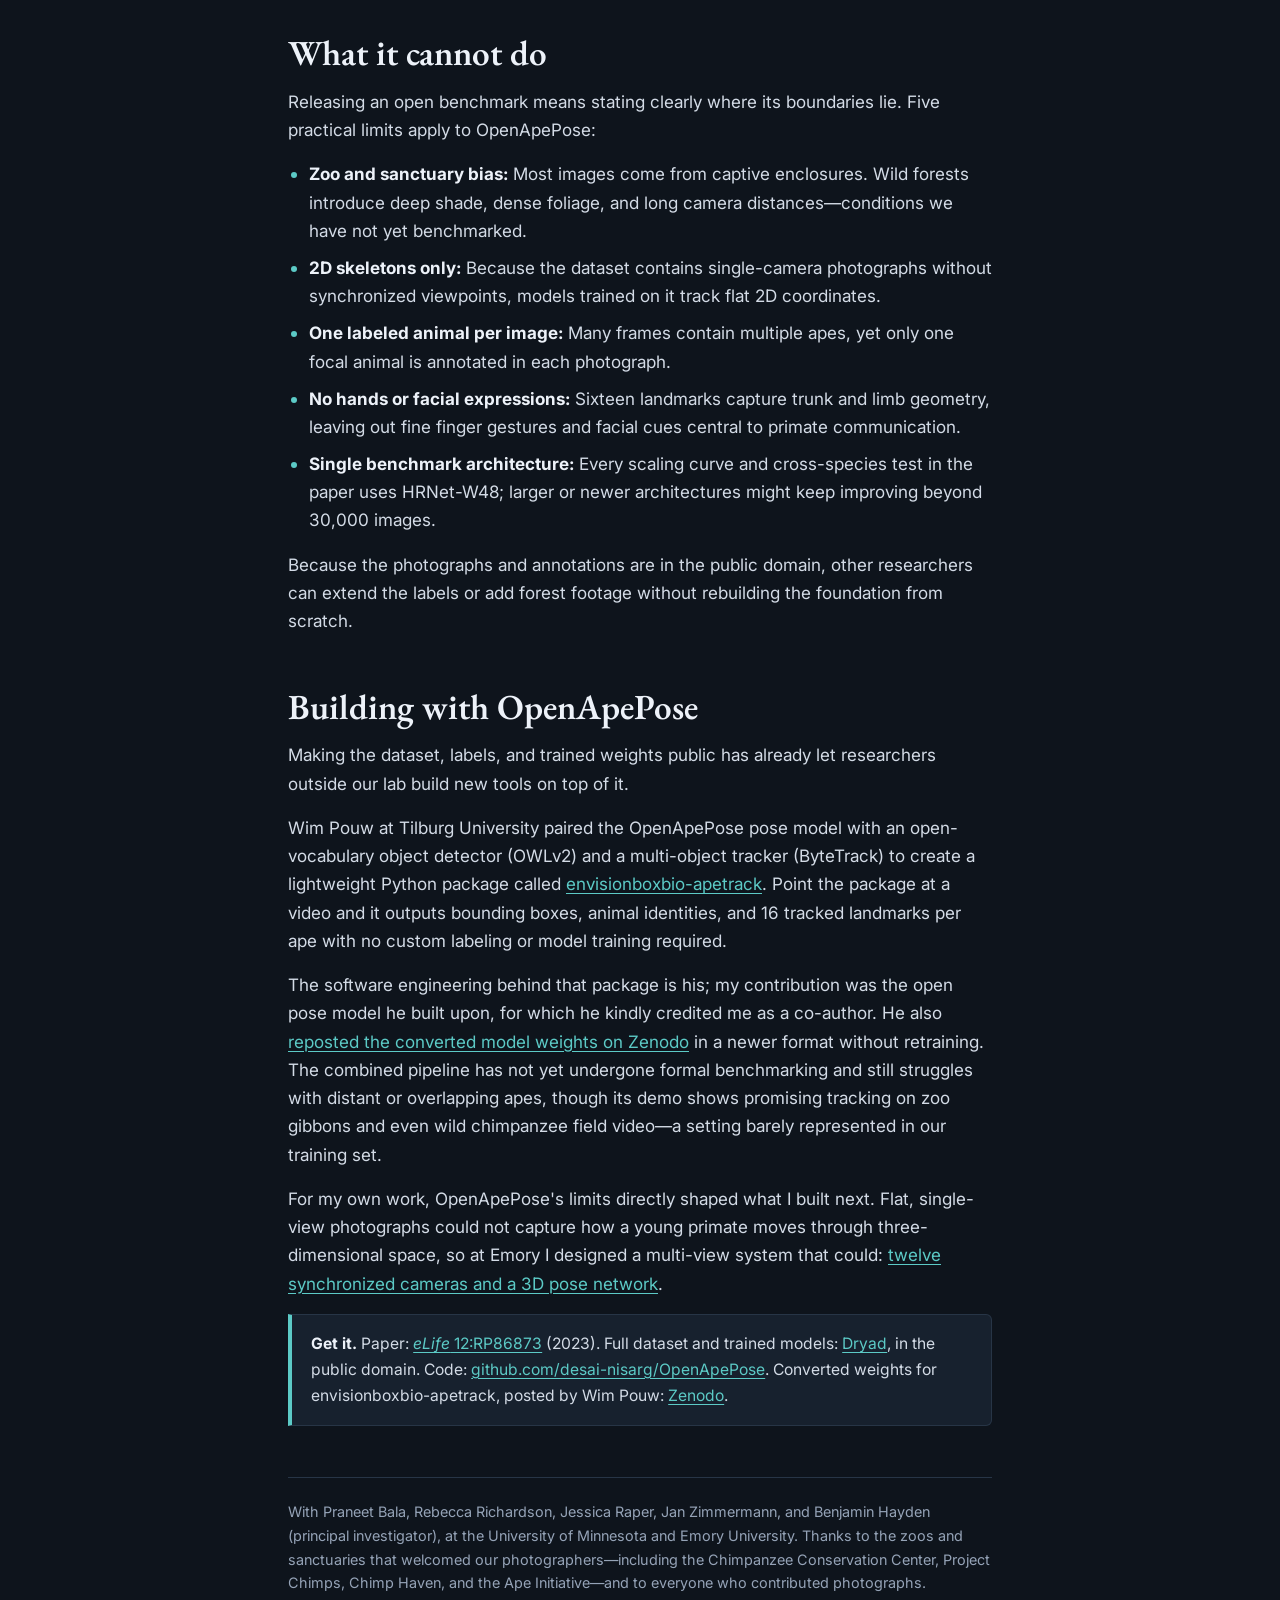
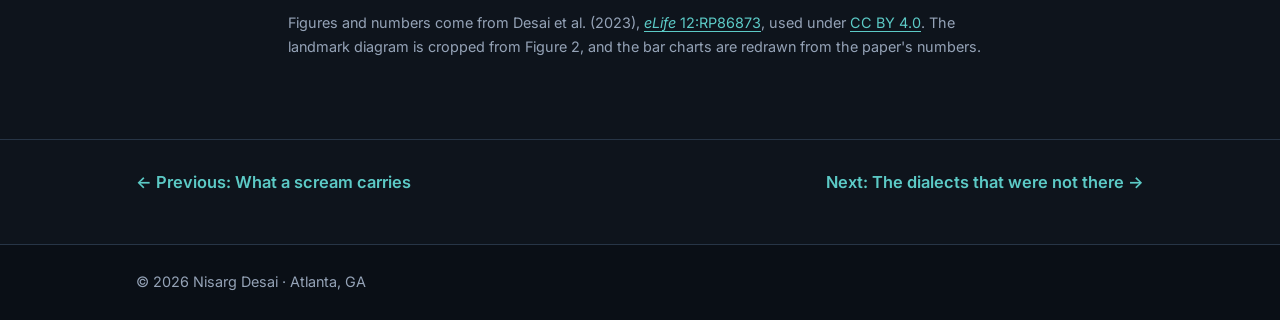
<file: projects/openapepose.html>
<!DOCTYPE html>
<html lang="en" data-theme="dark">
<head>
  <meta charset="utf-8">
  <meta name="viewport" content="width=device-width, initial-scale=1">
  <title>OpenApePose | Nisarg Desai</title>
  <meta name="description" content="How 71,868 photographs of six ape species became an open dataset for pose tracking, how it was tested on species the model had never seen, and what it still cannot do.">
  <meta name="author" content="Nisarg Desai">
  <!-- launch-meta -->
  <link rel="canonical" href="https://desai-nisarg.github.io/projects/openapepose.html">
  <meta property="og:type" content="article">
  <meta property="og:title" content="OpenApePose">
  <meta property="og:description" content="How 71,868 photographs of six ape species became an open dataset for pose tracking, how it was tested on species the model had never seen, and what it still cannot do.">
  <meta property="og:url" content="https://desai-nisarg.github.io/projects/openapepose.html">
  <meta property="og:site_name" content="Nisarg Desai">
  <meta property="og:image" content="https://desai-nisarg.github.io/assets/og-card.png">
  <meta property="og:image:width" content="1200">
  <meta property="og:image:height" content="630">
  <meta property="og:image:alt" content="Nisarg Desai, Ph.D.: machine learning, computer vision, Bayesian statistics">
  <meta name="twitter:card" content="summary_large_image">
  <!-- /launch-meta -->
  <script>try { var t = localStorage.getItem('theme'); if (t) document.documentElement.dataset.theme = t; } catch (e) {}</script>
  <link rel="icon" href="data:image/svg+xml,%3Csvg xmlns='http://www.w3.org/2000/svg' viewBox='0 0 64 64'%3E%3Crect width='64' height='64' rx='12' fill='%231B365D'/%3E%3Ctext x='32' y='43' font-family='Georgia,serif' font-size='30' font-weight='700' text-anchor='middle' fill='%23ffffff'%3END%3C/text%3E%3C/svg%3E">
  <link rel="preconnect" href="https://fonts.googleapis.com">
  <link rel="preconnect" href="https://fonts.gstatic.com" crossorigin>
  <link href="https://fonts.googleapis.com/css2?family=EB+Garamond:ital,wght@0,500;0,600;0,700;1,500&family=Inter:wght@400;500;600&display=swap" rel="stylesheet">
  <link rel="stylesheet" href="../styles.css?v=16">
</head>
<body>
  <a class="skip" href="#main">Skip to content</a>

  <header class="site-header">
    <div class="wrap header-inner">
      <a class="brand" href="../index.html">Nisarg Desai</a>
      <nav aria-label="Sections">
        <a href="../index.html#projects">Projects</a>
        <a href="../index.html#publications">Publications</a>
        <a href="../index.html#background">Background</a>
        <a href="../index.html#contact">Contact</a>
        <button class="theme-toggle" type="button">Light mode</button>
      </nav>
    </div>
  </header>

  <main id="main">
    <header class="story-head">
      <div class="wrap">
        <p class="crumb"><a href="../index.html#projects">&larr; All projects</a></p>
        <p class="kicker">University of Minnesota · 2022–2023 · Open dataset · Computer vision · Pose estimation</p>
        <h1>OpenApePose</h1>
        <p class="standfirst">Pose-tracking networks learned what a body looks like from photographs of people and monkeys. I built an open dataset of 71,868 labeled ape photographs to test whether those models transfer to apes, measure how much data a dedicated model needs, and audit how well it generalizes to species it has never seen.</p>
        <ul class="glance">
          <li><strong>71,868</strong><span>annotated photographs</span></li>
          <li><strong>6</strong><span>ape species</span></li>
          <li><strong>16</strong><span>landmarks per animal</span></li>
          <li><strong>25</strong><span>cities with zoos we photographed</span></li>
          <li><strong>0.90</strong><span>accuracy (AUC) on unseen photos</span></li>
        </ul>
      </div>
    </header>

    <article class="story">
      <div class="wrap">

        <h2>A borrowed skeleton</h2>

        <p>Markerless pose tracking reads an ordinary photograph or video and places coordinates on a body's joints—nose, elbows, wrists, knees—without attaching a single sensor to the subject. That capability has transformed behavioral research because any camera can now turn raw footage into frame-by-frame kinematics.</p>

        <p>Those models depend entirely on labeled training examples. Pose trackers excel on people because hundreds of thousands of hand-labeled human photographs are freely available, and they work cleanly on laboratory mice and flies whose bodies and backgrounds stay simple. In 2022, however, no public pose dataset existed for nonhuman apes; anyone wanting to track a chimpanzee had nothing ready to download and run.</p>

        <p>Apes pose a tougher computer-vision problem than lab animals. Dark fur offers few edges for a camera to lock onto, and ape bodies fold into far more configurations—sitting, knuckle-walking, hanging by one arm, or curling up asleep. Gathering large numbers of photographs is also difficult because relatively few apes live in zoos and sanctuaries, and wild field footage is rarely shared openly.</p>

        <p>At the time, many researchers hoped we might skip building an ape dataset altogether. Humans are apes, and monkeys are close evolutionary relatives, so models already trained on people or monkeys might transfer straight onto gorillas and orangutans. Testing that assumption required a large benchmark of labeled ape photographs, so I led the effort to build OpenApePose and release every image, label, and model publicly.</p>

        <h2>Where 71,868 photographs come from</h2>

        <p>We gathered imagery spanning six ape species: chimpanzees, bonobos, gorillas, orangutans, gibbons, and siamangs. Most photographs came from zoos in 25 cities across the United States and Canada and from four sanctuaries. Our lab shot part of the collection ourselves, volunteers contributed additional sets, and I hired roughly ten local photographers on short contracts to cover zoos we could not visit in person.</p>

        <p>Two additional sources filled out the collection. We drew a smaller set from public online videos and photographs—a workflow reviewed and approved by the university's legal office—and folded in roughly 17,000 ape photographs originally collected inside the lab's earlier monkey dataset, OpenMonkeyPose.</p>

        <figure class="wide">
          <img src="../assets/openapepose/elife-86873-fig1.jpg" width="1500" height="1000" loading="lazy" alt="A grid of 32 photographs of chimpanzees, gorillas, orangutans, bonobos, gibbons and siamangs in many poses and settings, each overlaid with colored lines joining the labeled body landmarks">
          <figcaption>Thirty-two photographs from OpenApePose, with colored lines connecting the 16 labeled landmarks on each animal. Figure 1 of the paper.</figcaption>
        </figure>

        <p>Curating for pose diversity mattered far more than keeping raw volume. We collected several hundred thousand images and discarded more than three quarters of them during screening. Blurry shots and distant or mostly occluded animals went out first, followed by near-duplicates—because a thousand frames of a gorilla sitting still teach a neural network one posture a thousand times. A trained technician screened every image, and I reviewed the selections myself, retaining only photographs that added a new pose, viewing angle, or background.</p>

        <p>Once the final 71,868 images were selected, a commercial annotation team labeled 16 landmarks per animal—nose, eyes, head, neck, shoulders, elbows, wrists, hip, knees, and feet—following written guidelines published alongside the paper. To guard label quality, we audited every batch of 10,000 images by inspecting five random 100-image samples, checking every single joint across roughly 2,500 photographs in total. That audit caught systematic errors in one batch, which I sent back to be redone before training began.</p>

        <div class="pair" style="margin-bottom: 1.8rem">
          <figure class="plate">
            <img src="../assets/openapepose/elife-86873-fig2B-landmarks.jpg" width="904" height="778" loading="lazy" alt="A gorilla with the 16 landmarks marked and named: nose, eyes, head, neck, shoulders, elbows, wrists, hip, knees and feet">
            <figcaption>The 16 body landmarks, matching the lab's OpenMonkeyPose schema minus the tail tip that apes lack. Cropped from Figure 2.</figcaption>
          </figure>
          <figure class="plate">
            <img src="../assets/openapepose/elife-86873-fig3.jpg" width="1500" height="1086" loading="lazy" alt="A two-dimensional map with one dot per photograph, colored by species, and example photographs for six regions. Gibbons and siamangs form clusters apart from the great apes, and orangutans overlap both">
            <figcaption>A two-dimensional pose map (UMAP) of the full dataset. Each dot represents one photograph, with similar body postures placed nearby. Figure 3.</figcaption>
          </figure>
        </div>

        <p>To verify that our screening captured real behavioral variety, I projected all 71,868 labeled skeletons onto a two-dimensional map using <a href="https://umap-learn.readthedocs.io/" target="_blank" rel="noopener">UMAP</a>, an algorithm that groups similar body geometries together. The map reflects ape biology cleanly: gibbons and siamangs, which swing beneath branches, form clusters distinct from the more ground-dwelling great apes, while tree-dwelling orangutans bridge both regions.</p>

        <h2>The test</h2>

        <p>A dataset proves its value only when models trained on it perform accurately on unseen images. I trained and compared six standard pose-estimation architectures in <a href="https://mmpose.readthedocs.io/" target="_blank" rel="noopener">MMPose</a>, training each on 60% of the photographs (43,120 images) and evaluating on a held-out 20% test set. HRNet-W48 achieved the highest accuracy—matching its top finish in our lab's earlier monkey benchmark—so I carried that single network into the paper's comparisons to evaluate the data cleanly without turning the study into an architecture leaderboard.</p>

        <p>Pose accuracy depends on how close a predicted joint must land to a human label to count as correct. Because an animal's pixel size varies across photos, that tolerance radius is scaled as a fraction of the animal's body size. At a 20% tolerance, my OpenApePose model placed 88% of landmarks correctly; averaged across tolerances from strict to loose, it achieved an area-under-the-curve (AUC) score of 0.90 (0.897).</p>

        <p>With that benchmark in hand, I ran the cross-species test the project was designed to answer. I took the exact same HRNet-W48 architecture trained on monkeys or on people and scored each model on the same held-out ape photographs.</p>

        <figure class="fig mid">
          <div class="bars wide" role="img" aria-label="Accuracy on ape photographs by training data: trained on apes 0.897, trained on monkeys 0.743, trained on humans 0.710">
            <p>Accuracy on ape photographs (AUC), by training data</p>
            <div><span>Apes</span><b><i class="fast" style="width:89.7%"></i></b><em>0.897</em></div>
            <div><span>Monkeys</span><b><i style="width:74.3%"></i></b><em>0.743</em></div>
            <div><span>Humans</span><b><i style="width:71.0%"></i></b><em>0.710</em></div>
          </div>
          <figcaption>HRNet-W48 evaluated on unseen ape photographs after training on 43,120 ape photos (OpenApePose), 56,694 monkey photos (OpenMonkeyPose with apes removed), or 262,465 people (<a href="https://cocodataset.org/" target="_blank" rel="noopener">COCO</a>).</figcaption>
        </figure>

        <p>Neither relative came close to the ape-trained model: OpenApePose reached 0.897 AUC, compared with 0.743 for the monkey-trained model and 0.710 for the human-trained model. The ordering between the two baselines surprised me most. Although humans are biologically apes and the human dataset contained nearly five times as many training images as the monkey dataset, the human-trained model still scored slightly worse on ape photographs than the monkey-trained model.</p>

        <p>Evolutionary closeness did provide a modest boost: the human-trained model scored higher on apes (0.71) than on monkeys (0.58). Even so, upright human posture, clothing, and exposed skin left that model poorly equipped for hairy, climbing apes.</p>

        <p class="pull">Humans are apes. The model trained on humans did not seem to know it.</p>

        <p>Placed alongside within-species benchmarks, 0.90 sits near the practical ceiling for this architecture. Tested on their own matching species, the monkey-trained model scores 0.93 on monkeys and the human-trained model scores 0.96 on people, leaving the ape-trained model close behind both.</p>

        <figure class="plate">
          <img src="../assets/openapepose/elife-86873-fig4.jpg" width="1500" height="1613" loading="lazy" alt="Curves and bar charts of keypoint accuracy. Models tested on the kind of body they were trained on score highest; models trained on monkeys or humans and tested on apes score much lower. Accuracy on apes rises with the share of the training set used and flattens from 70 percent">
          <figcaption>Figure 4 of the paper. A: share of landmarks placed correctly as tolerance loosens across training-and-test pairings (left) and across smaller training subsets (right). B, C: summary AUC bars for each pairing. OAP is OpenApePose, OMP is OpenMonkeyPose, and COCO is the human dataset.</figcaption>
        </figure>

        <h2>How much data is enough?</h2>

        <p>Building a 71,868-image dataset takes months of collection and labeling, so I wanted to know whether even more zoo photographs would keep improving accuracy. I retrained HRNet-W48 on species-balanced random subsets ranging from 10% (4,312 photos) up to 100% (43,120 photos) of the training set and measured test accuracy at each step.</p>

        <figure class="fig mid">
          <div class="bars wide" role="img" aria-label="Accuracy by share of the training set used: 10 percent 0.755, 30 percent 0.824, 50 percent 0.842, 70 percent 0.899, 90 percent 0.903, 100 percent 0.897">
            <p>Accuracy (AUC) by share of the training set</p>
            <div><span>10%</span><b><i style="width:75.5%"></i></b><em>0.755</em></div>
            <div><span>30%</span><b><i style="width:82.4%"></i></b><em>0.824</em></div>
            <div><span>50%</span><b><i style="width:84.2%"></i></b><em>0.842</em></div>
            <div><span>70%</span><b><i style="width:89.9%"></i></b><em>0.899</em></div>
            <div><span>90%</span><b><i style="width:90.3%"></i></b><em>0.903</em></div>
            <div><span>100%</span><b><i class="fast" style="width:89.7%"></i></b><em>0.897</em></div>
          </div>
          <figcaption>Ten percent corresponds to 4,312 training photographs; 100% corresponds to all 43,120.</figcaption>
        </figure>

        <p>Accuracy climbed steeply up to roughly 30,000 training photographs (70% of the set, 0.899 AUC) and flattened completely from there. Training on 90% (0.903) or 100% (0.897) offered no additional gain over 70%. For HRNet-W48, adding more zoo photographs of the same style hits diminishing returns; further gains will come from stronger architectures or imagery from genuinely new environments.</p>

        <h2>A species it never saw</h2>

        <p>Standard random train-test splits hide a subtle form of data leakage. When photographs are split randomly, two shots of the same chimpanzee in the same enclosure taken minutes apart can land on opposite sides of the split, letting a network score well partly by memorizing familiar backgrounds or individuals.</p>

        <p>To measure true out-of-distribution generalization, I designed a stricter leave-one-species-out test. I trained six separate HRNet-W48 models, holding one entire ape species out of training each time and scoring each model on the species it had never seen. Under that split, training and test sets shared zero animals and zero enclosures.</p>

        <figure class="fig mid">
          <h4 class="first">Accuracy (AUC) on a species held out of training</h4>
          <ul class="chips">
            <li>Gibbon 0.827</li><li>Chimpanzee 0.836</li><li>Orangutan 0.839</li><li>Siamang 0.848</li><li>Bonobo 0.896</li><li>Gorilla 0.896</li>
          </ul>
          <figcaption>With all six species included in training, species-level scores range from 0.883 to 0.908. The monkey-trained baseline scores 0.71 to 0.80 on these same species.</figcaption>
        </figure>

        <p>Every model lost some accuracy on its unseen species, yet every single one still outperformed the monkey-trained baseline (0.827–0.896 vs. 0.71–0.80). Chimpanzees showed the sharpest drop relative to full-dataset performance, and gibbons remained the hardest species overall—echoing what our annotators experienced when labeling an animal hanging by one arm with its legs tucked tightly underneath. Training on close ape relatives transfers meaningfully to an unseen ape, though it still cannot fully replace examples of the target species itself.</p>

        <figure class="plate">
          <img src="../assets/openapepose/elife-86873-fig5.jpg" width="1500" height="1497" loading="lazy" alt="Three rows of plots, one line or bar per ape species: accuracy of the full model, of models with that species held out of training, and of the monkey-trained model. The held-out models score below the full model and above the monkey-trained model for every species">
          <figcaption>Figure 5 of the paper. Per-species accuracy for the full OpenApePose model (A), models trained with that species held out (B), and the monkey-trained baseline (C).</figcaption>
        </figure>

        <h2>What it cannot do</h2>

        <p>Releasing an open benchmark means stating clearly where its boundaries lie. Five practical limits apply to OpenApePose:</p>

        <ul>
          <li><strong>Zoo and sanctuary bias:</strong> Most images come from captive enclosures. Wild forests introduce deep shade, dense foliage, and long camera distances—conditions we have not yet benchmarked.</li>
          <li><strong>2D skeletons only:</strong> Because the dataset contains single-camera photographs without synchronized viewpoints, models trained on it track flat 2D coordinates.</li>
          <li><strong>One labeled animal per image:</strong> Many frames contain multiple apes, yet only one focal animal is annotated in each photograph.</li>
          <li><strong>No hands or facial expressions:</strong> Sixteen landmarks capture trunk and limb geometry, leaving out fine finger gestures and facial cues central to primate communication.</li>
          <li><strong>Single benchmark architecture:</strong> Every scaling curve and cross-species test in the paper uses HRNet-W48; larger or newer architectures might keep improving beyond 30,000 images.</li>
        </ul>

        <p>Because the photographs and annotations are in the public domain, other researchers can extend the labels or add forest footage without rebuilding the foundation from scratch.</p>

        <h2>Building with OpenApePose</h2>

        <p>Making the dataset, labels, and trained weights public has already let researchers outside our lab build new tools on top of it.</p>

        <p>Wim Pouw at Tilburg University paired the OpenApePose pose model with an open-vocabulary object detector (OWLv2) and a multi-object tracker (ByteTrack) to create a lightweight Python package called <a href="https://wimpouw.github.io/using_envisionboxbio-apetrack/" target="_blank" rel="noopener">envisionboxbio-apetrack</a>. Point the package at a video and it outputs bounding boxes, animal identities, and 16 tracked landmarks per ape with no custom labeling or model training required.</p>

        <p>The software engineering behind that package is his; my contribution was the open pose model he built upon, for which he kindly credited me as a co-author. He also <a href="https://zenodo.org/records/22989835" target="_blank" rel="noopener">reposted the converted model weights on Zenodo</a> in a newer format without retraining. The combined pipeline has not yet undergone formal benchmarking and still struggles with distant or overlapping apes, though its demo shows promising tracking on zoo gibbons and even wild chimpanzee field video—a setting barely represented in our training set.</p>

        <p>For my own work, OpenApePose's limits directly shaped what I built next. Flat, single-view photographs could not capture how a young primate moves through three-dimensional space, so at Emory I designed a multi-view system that could: <a href="movement-grammar.html">twelve synchronized cameras and a 3D pose network</a>.</p>

        <div class="aside-note">
          <p><strong>Get it.</strong> Paper: <a href="https://doi.org/10.7554/eLife.86873" target="_blank" rel="noopener"><em>eLife</em> 12:RP86873</a> (2023). Full dataset and trained models: <a href="https://doi.org/10.5061/dryad.c59zw3rds" target="_blank" rel="noopener">Dryad</a>, in the public domain. Code: <a href="https://github.com/desai-nisarg/OpenApePose" target="_blank" rel="noopener">github.com/desai-nisarg/OpenApePose</a>. Converted weights for envisionboxbio-apetrack, posted by Wim Pouw: <a href="https://zenodo.org/records/22989835" target="_blank" rel="noopener">Zenodo</a>.</p>
        </div>

        <div class="credits">
          <p>With Praneet Bala, Rebecca Richardson, Jessica Raper, Jan Zimmermann, and Benjamin Hayden (principal investigator), at the University of Minnesota and Emory University. Thanks to the zoos and sanctuaries that welcomed our photographers—including the Chimpanzee Conservation Center, Project Chimps, Chimp Haven, and the Ape Initiative—and to everyone who contributed photographs.</p>
          <p>Figures and numbers come from Desai et al. (2023), <a href="https://doi.org/10.7554/eLife.86873" target="_blank" rel="noopener"><em>eLife</em> 12:RP86873</a>, used under <a href="https://creativecommons.org/licenses/by/4.0/" target="_blank" rel="noopener">CC BY 4.0</a>. The landmark diagram is cropped from Figure 2, and the bar charts are redrawn from the paper's numbers.</p>
        </div>

      </div>
    </article>

    <nav class="story-nav" aria-label="More projects">
      <div class="wrap">
        <a href="zika-vocalizations.html">&larr; Previous: What a scream carries</a>
        <a href="chimpanzee-dialects.html">Next: The dialects that were not there &rarr;</a>
      </div>
    </nav>
  </main>

  <footer class="site-footer">
    <div class="wrap">
      <p>© 2026 Nisarg Desai · Atlanta, GA</p>
    </div>
  </footer>
  <script src="../site.js?v=16"></script>
</body>
</html>
</file>
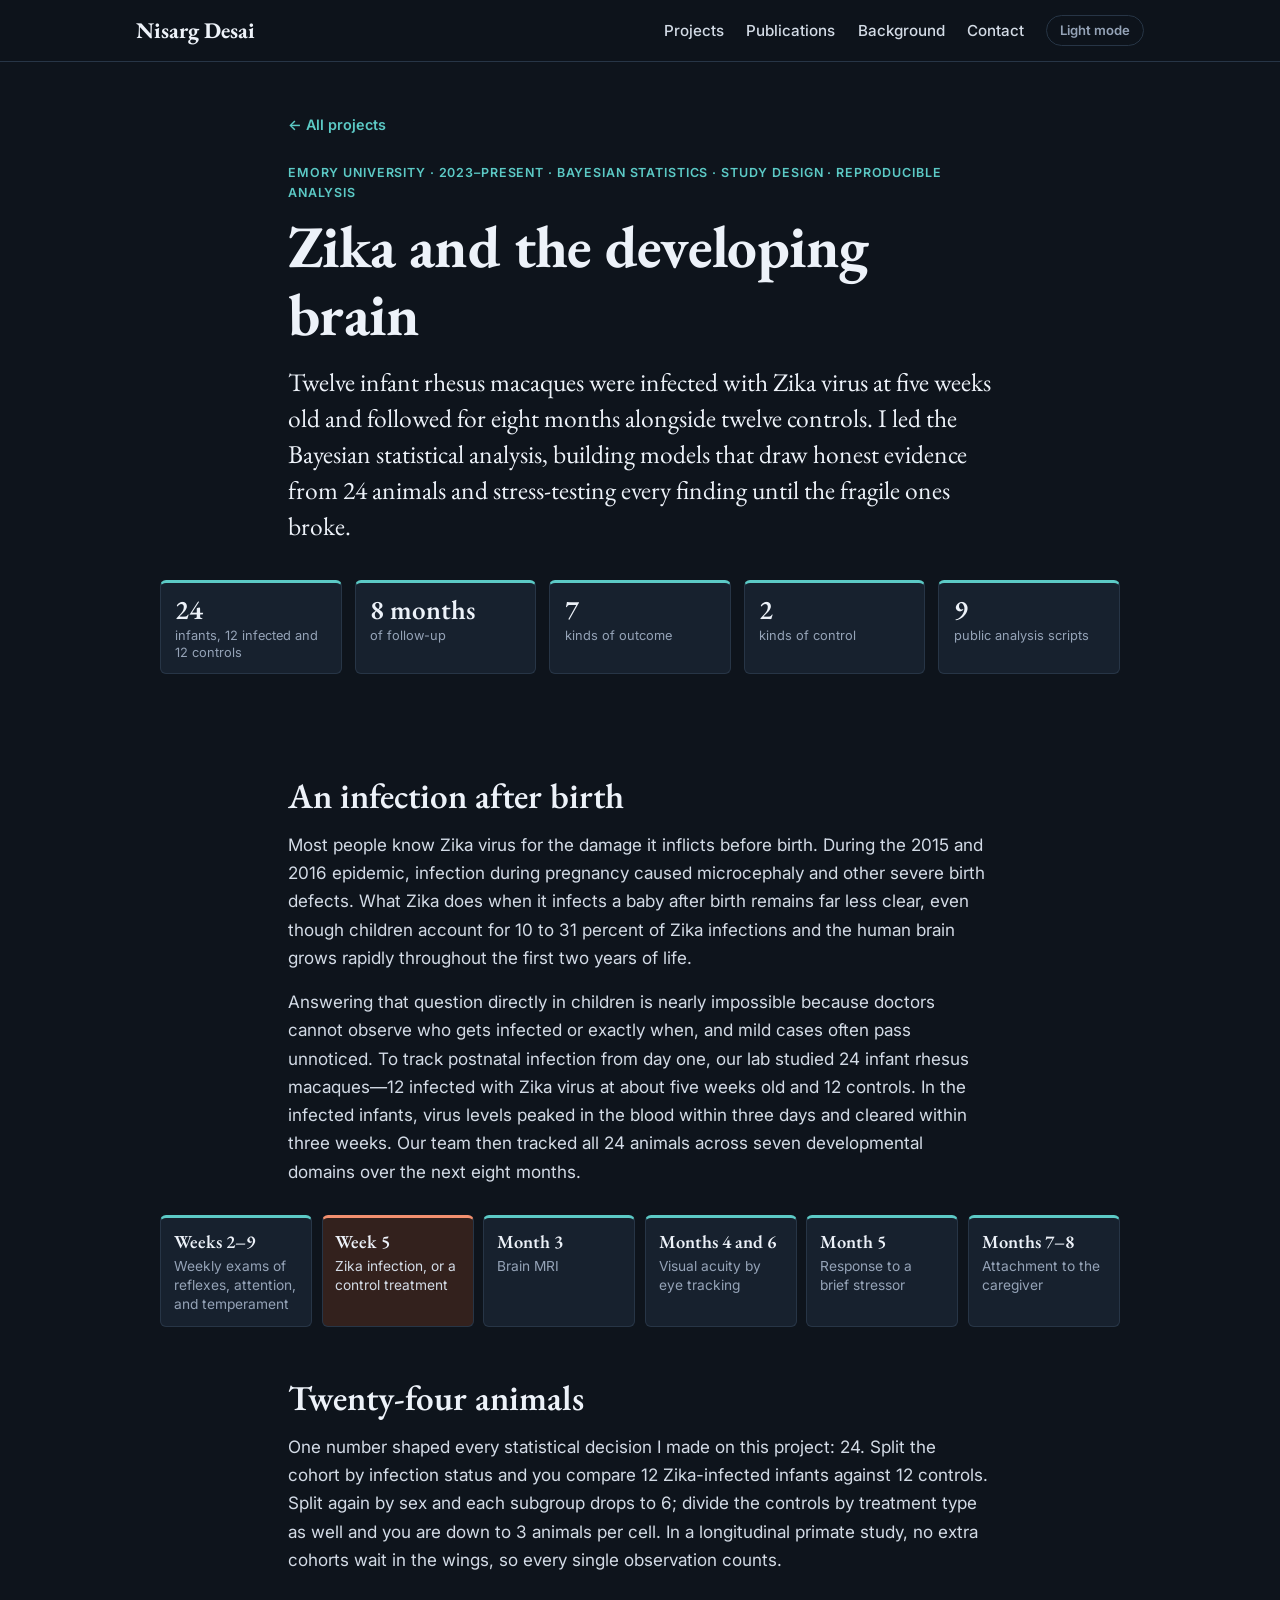
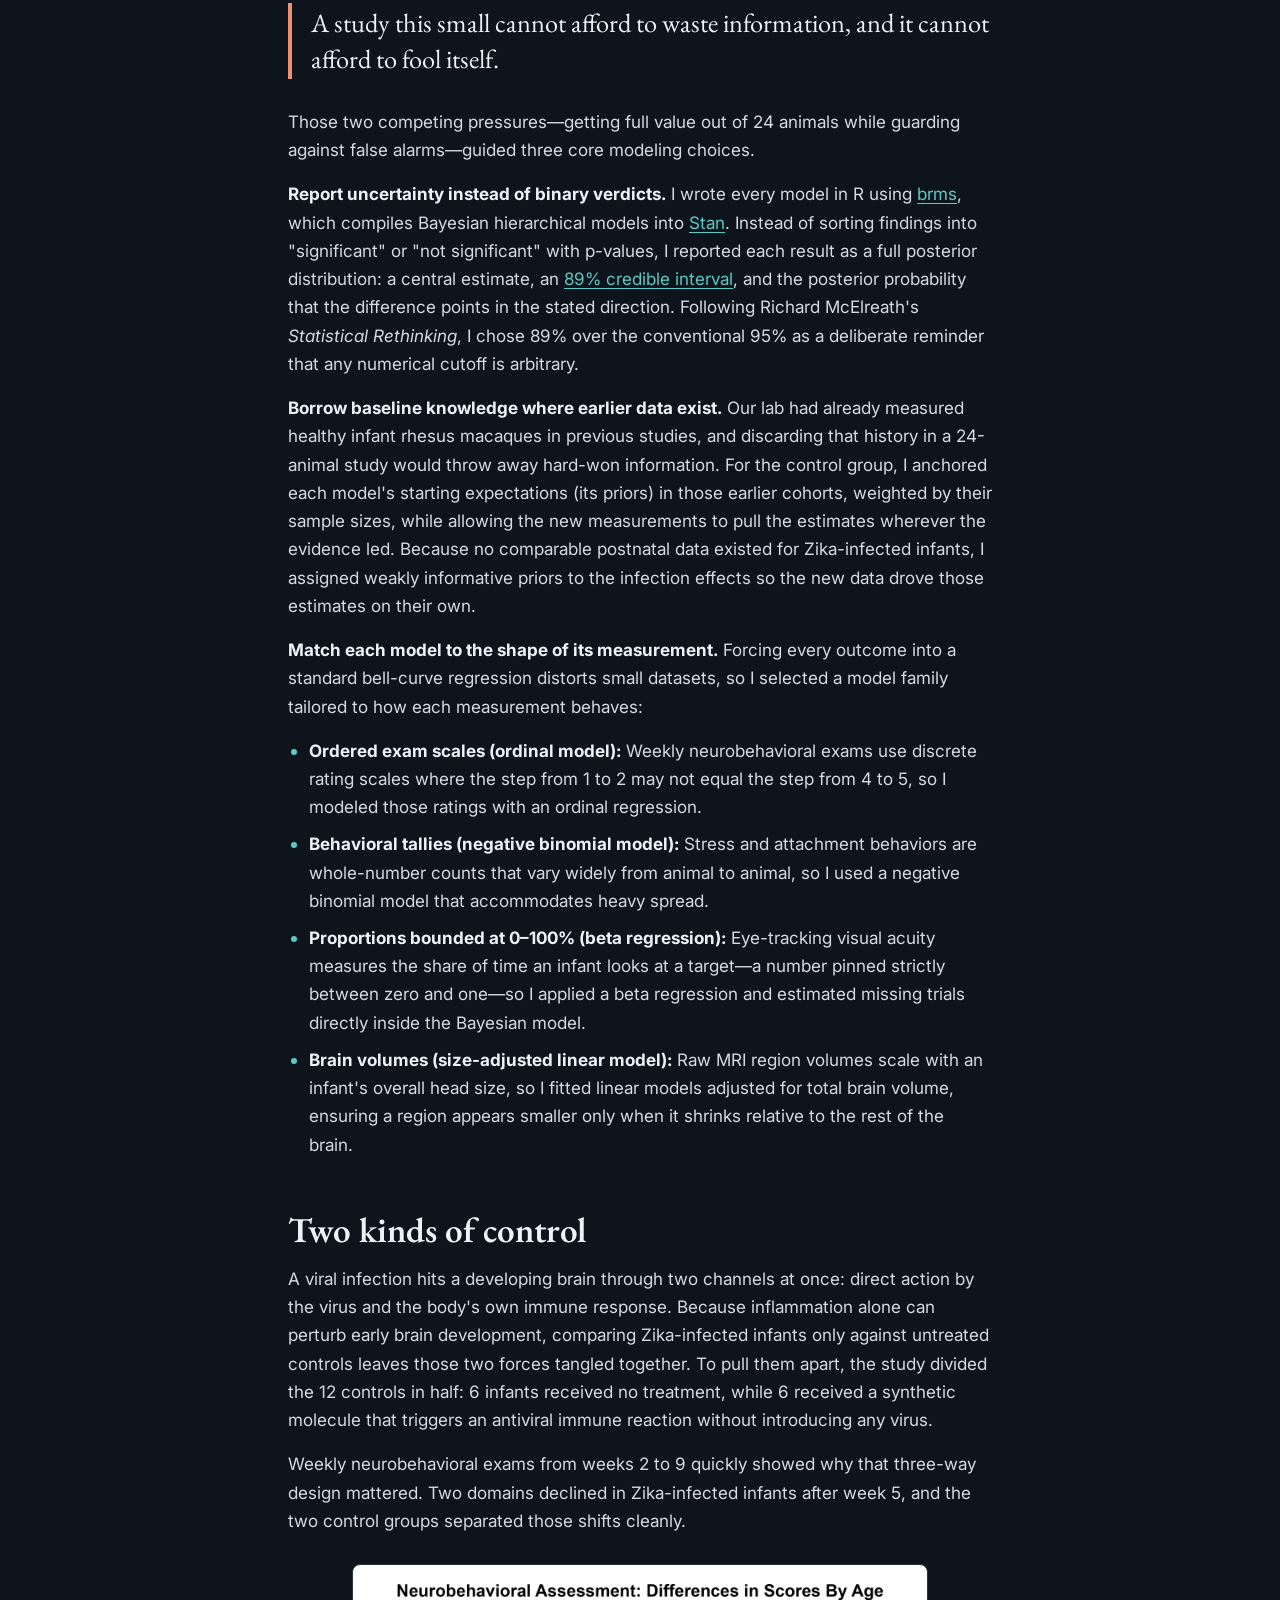
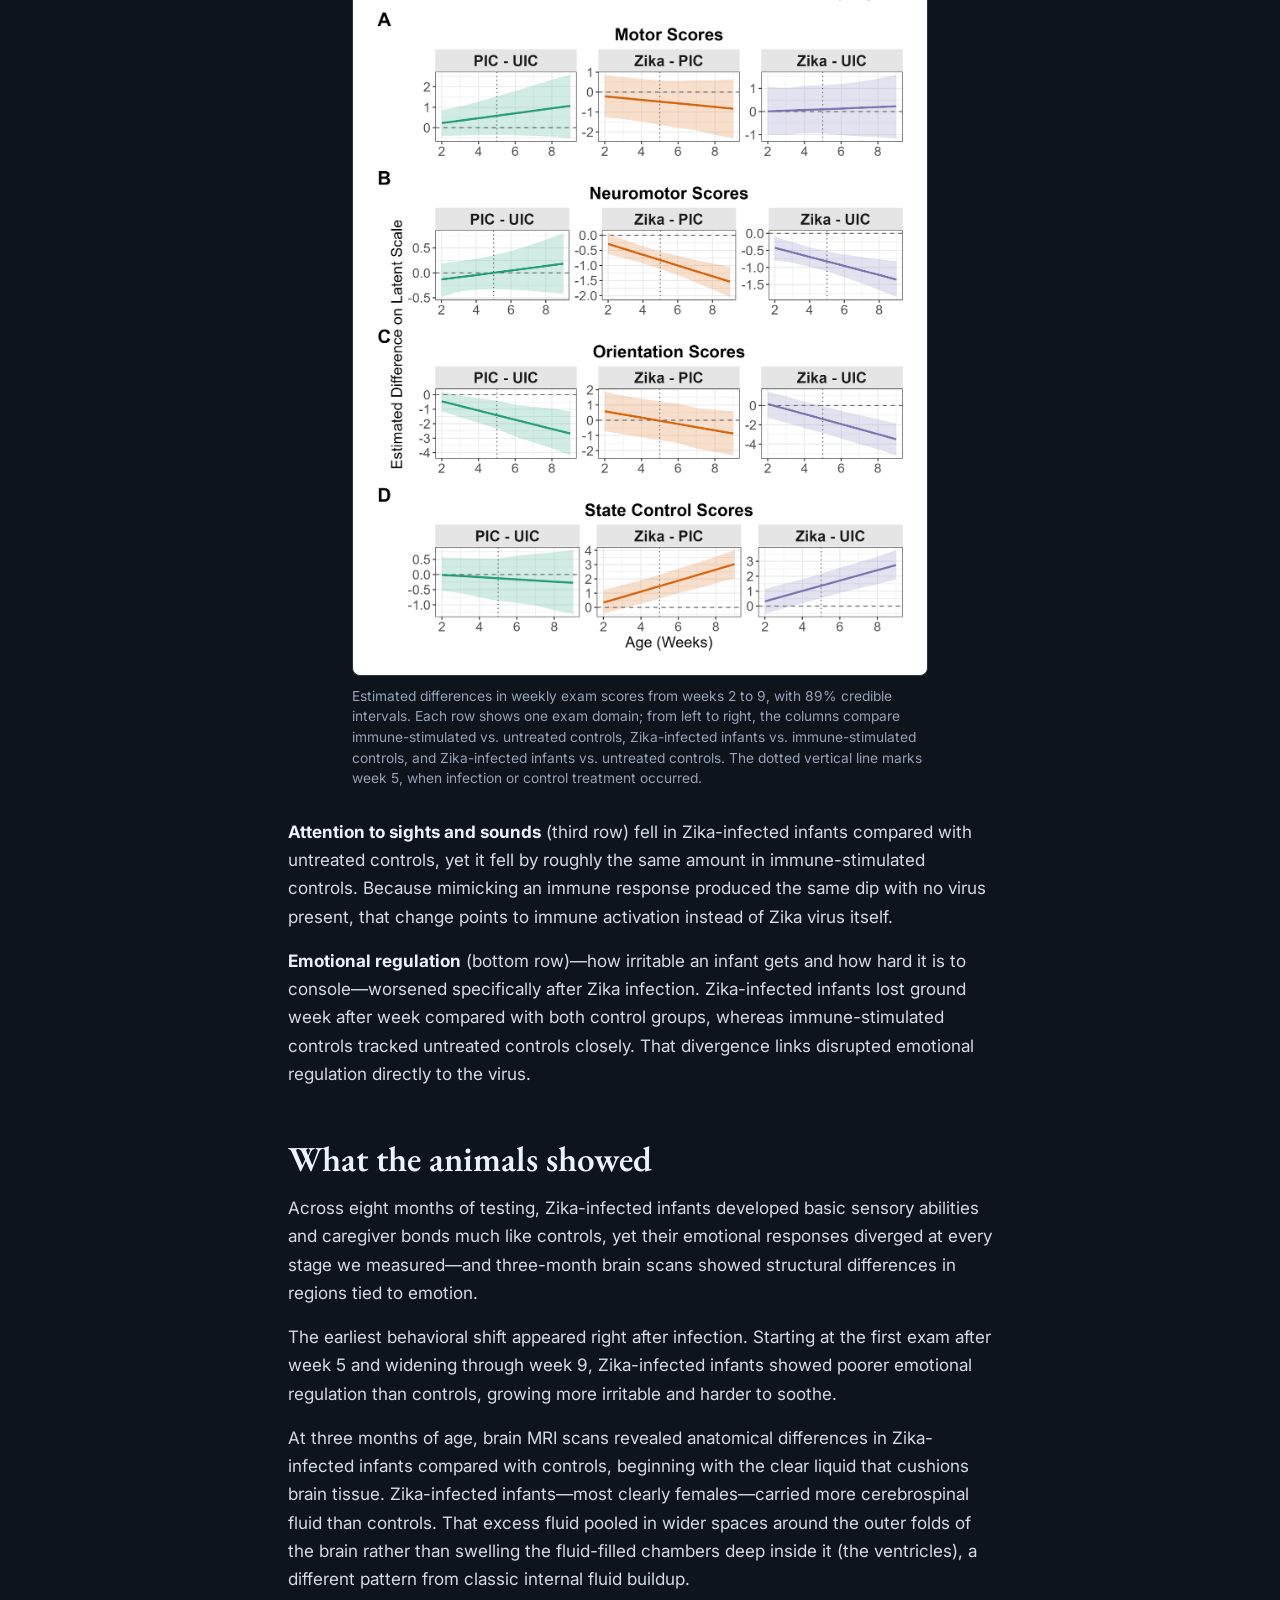
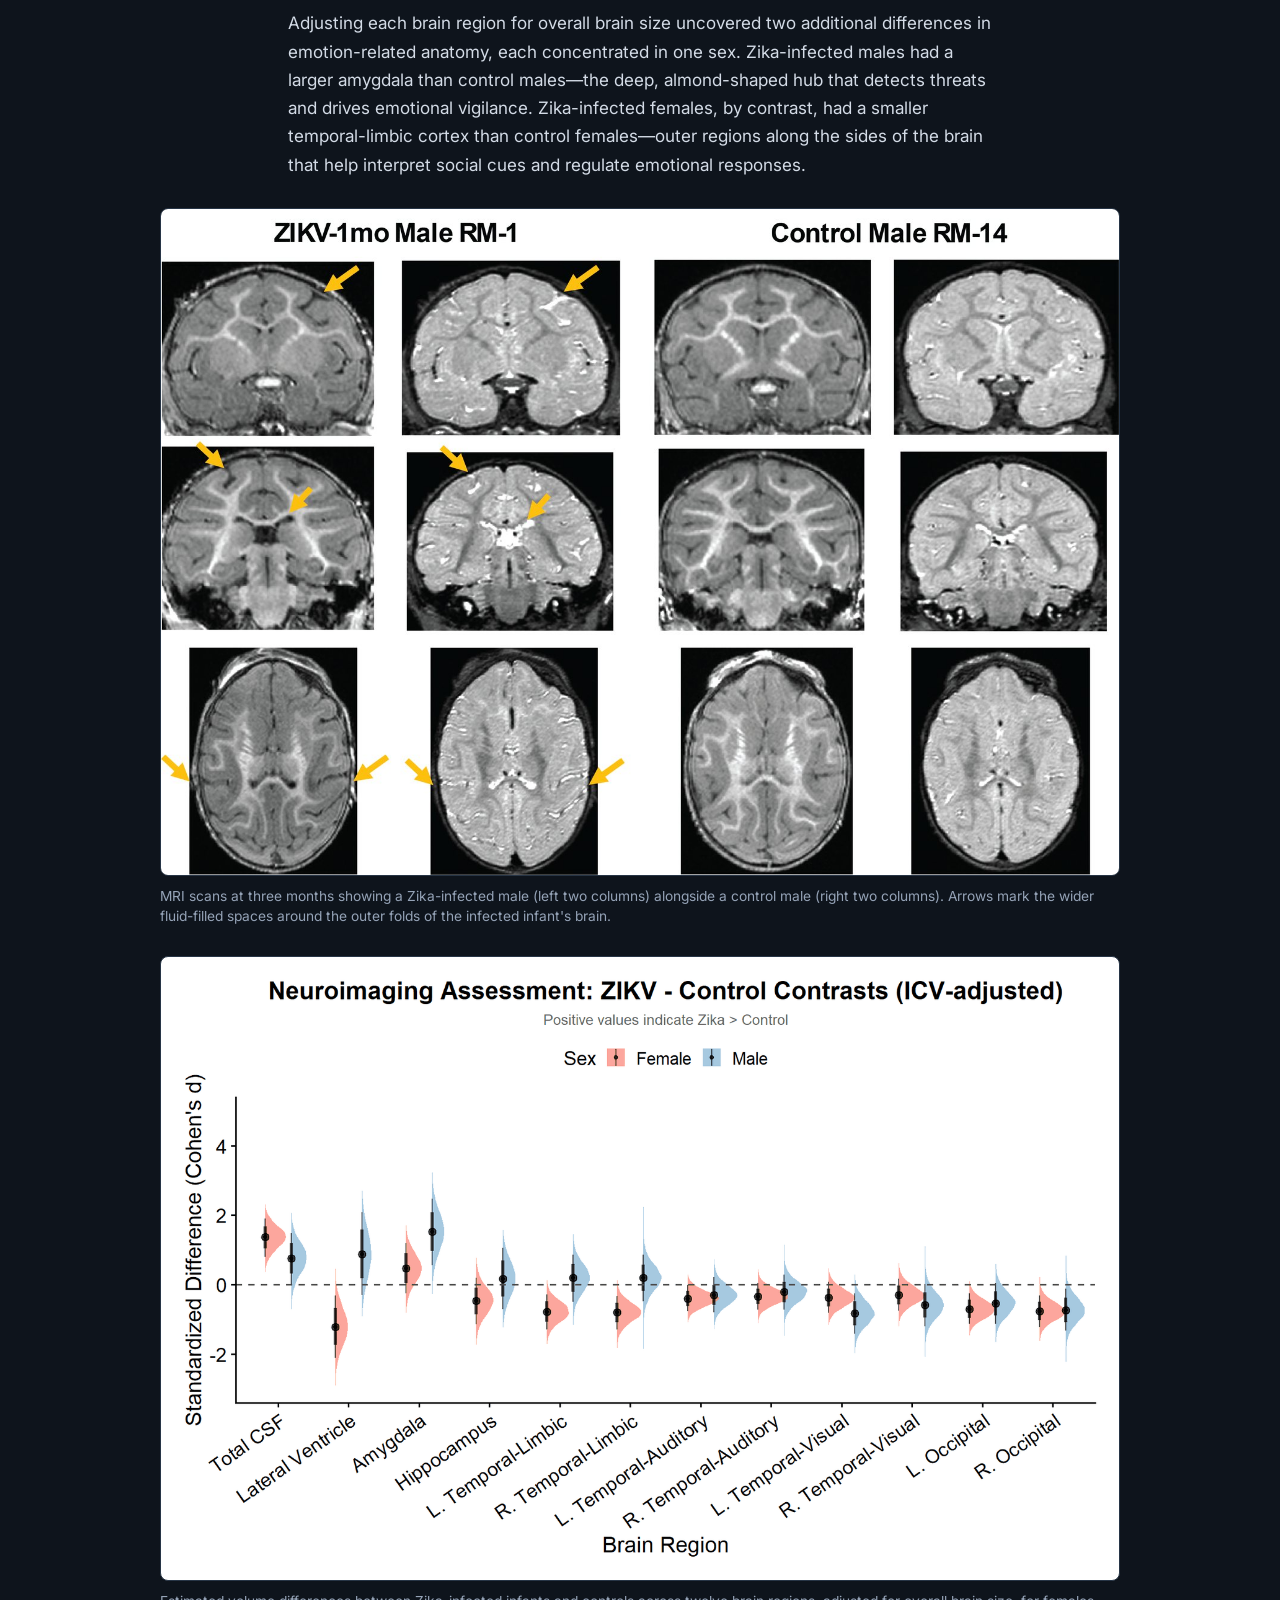
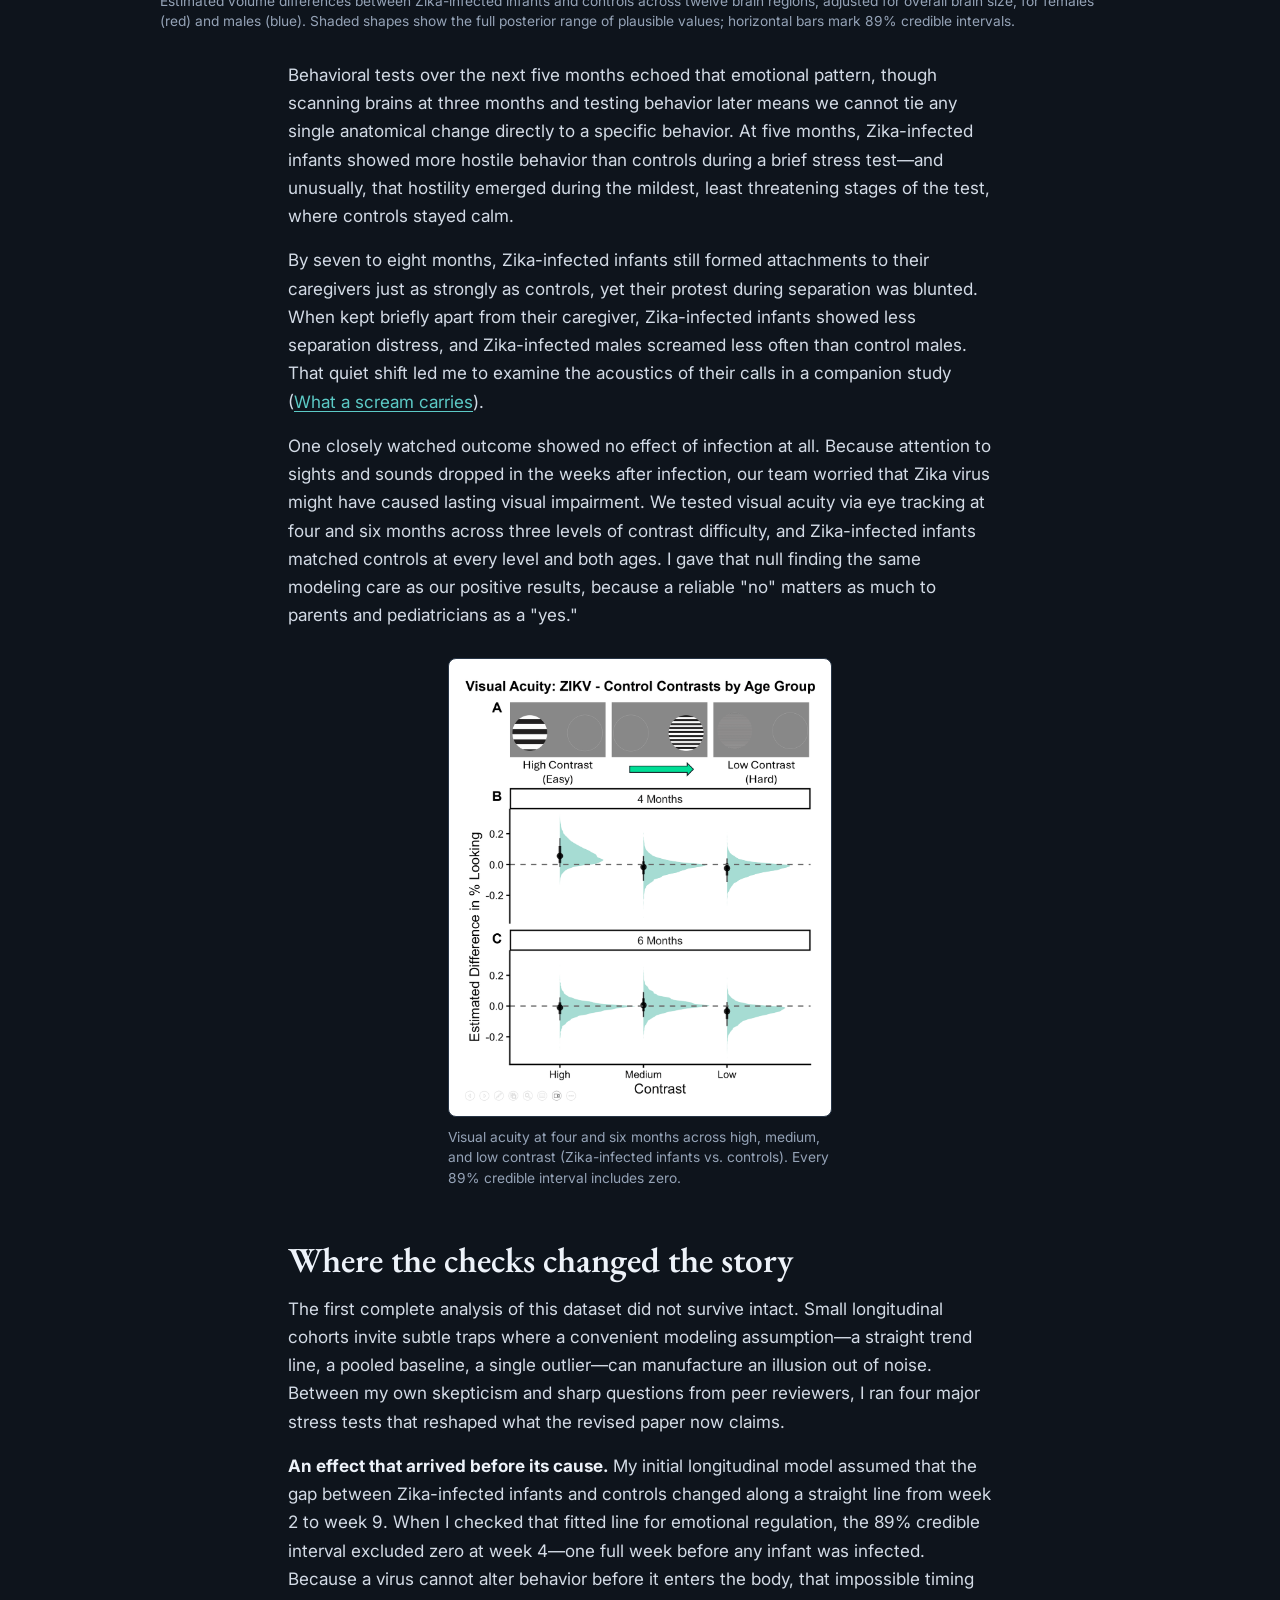
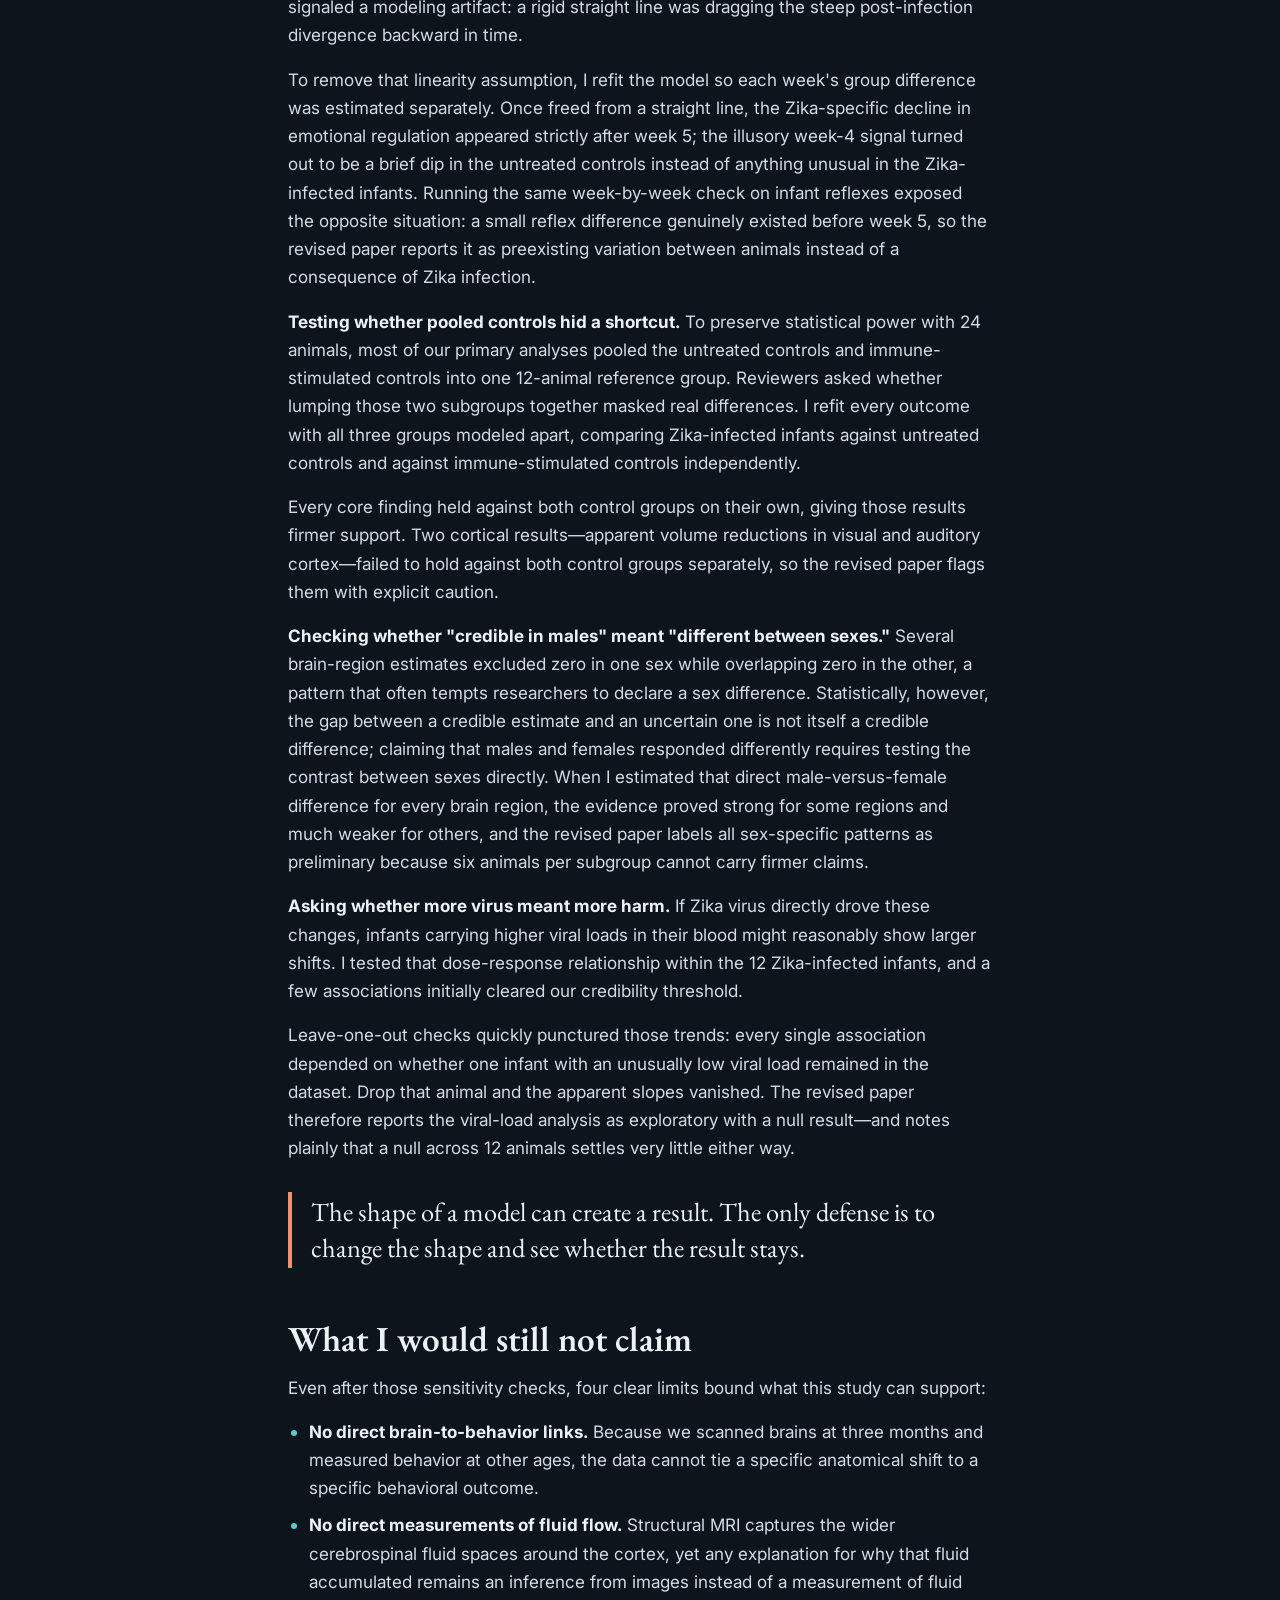
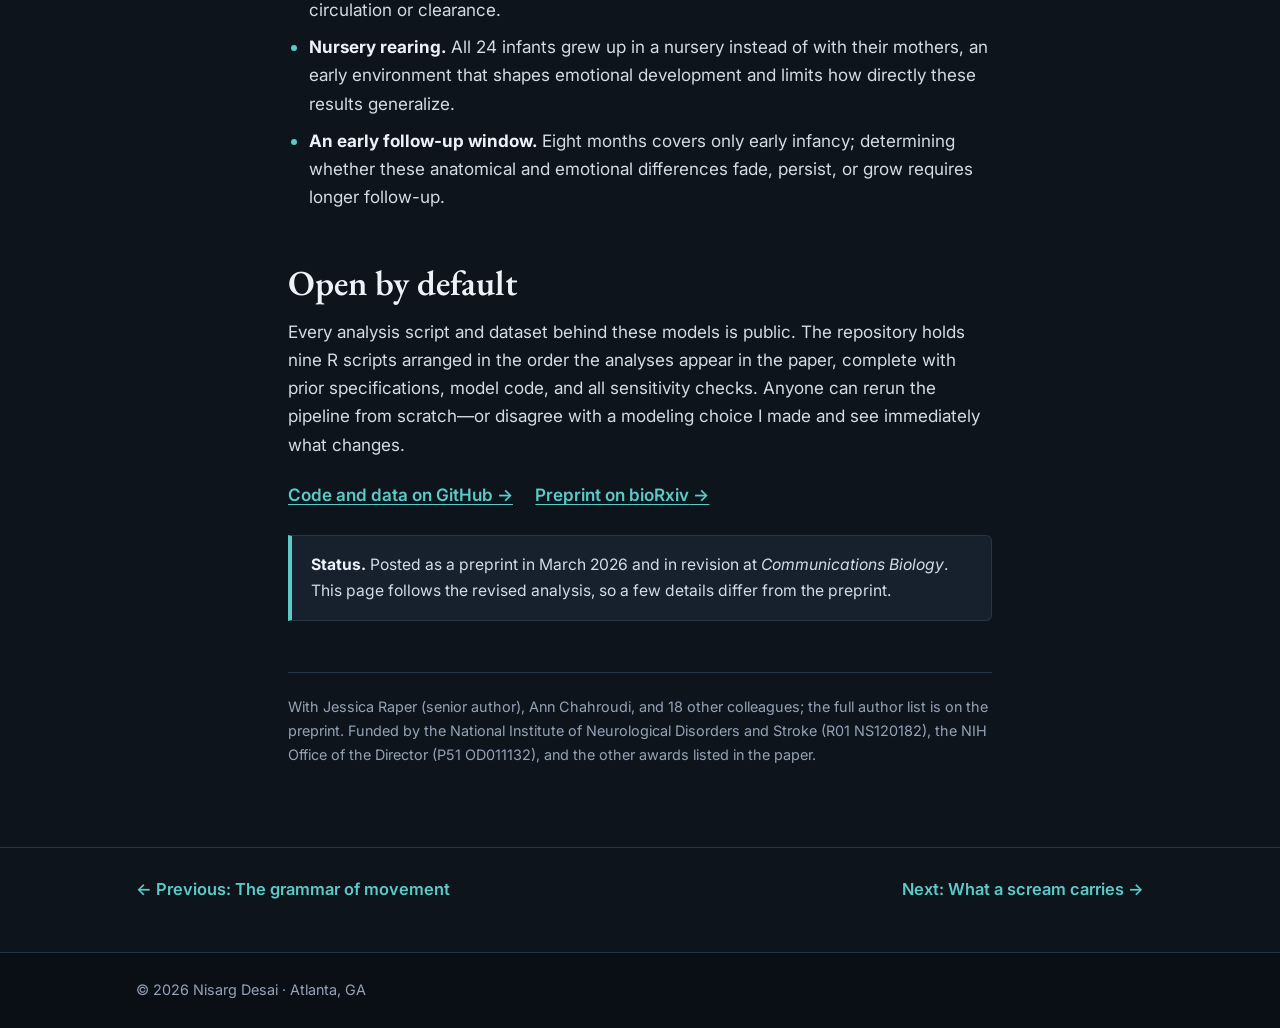
<file: projects/zika-brain.html>
<!DOCTYPE html>
<html lang="en" data-theme="dark">
<head>
  <meta charset="utf-8">
  <meta name="viewport" content="width=device-width, initial-scale=1">
  <title>Zika and the developing brain | Nisarg Desai</title>
  <meta name="description" content="How to learn as much as 24 animals can honestly tell you: the Bayesian analysis behind a study of Zika virus infection soon after birth, with priors from earlier studies, two kinds of control, and the checks that changed the conclusions.">
  <meta name="author" content="Nisarg Desai">
  <!-- launch-meta -->
  <link rel="canonical" href="https://desai-nisarg.github.io/projects/zika-brain.html">
  <meta property="og:type" content="article">
  <meta property="og:title" content="Zika and the developing brain">
  <meta property="og:description" content="How to learn as much as 24 animals can honestly tell you: the Bayesian analysis behind a study of Zika virus infection soon after birth, with priors from earlier studies, two kinds of control, and the checks that changed the conclusions.">
  <meta property="og:url" content="https://desai-nisarg.github.io/projects/zika-brain.html">
  <meta property="og:site_name" content="Nisarg Desai">
  <meta property="og:image" content="https://desai-nisarg.github.io/assets/og-card.png">
  <meta property="og:image:width" content="1200">
  <meta property="og:image:height" content="630">
  <meta property="og:image:alt" content="Nisarg Desai, Ph.D.: machine learning, computer vision, Bayesian statistics">
  <meta name="twitter:card" content="summary_large_image">
  <!-- /launch-meta -->
  <script>try { var t = localStorage.getItem('theme'); if (t) document.documentElement.dataset.theme = t; } catch (e) {}</script>
  <link rel="icon" href="data:image/svg+xml,%3Csvg xmlns='http://www.w3.org/2000/svg' viewBox='0 0 64 64'%3E%3Crect width='64' height='64' rx='12' fill='%231B365D'/%3E%3Ctext x='32' y='43' font-family='Georgia,serif' font-size='30' font-weight='700' text-anchor='middle' fill='%23ffffff'%3END%3C/text%3E%3C/svg%3E">
  <link rel="preconnect" href="https://fonts.googleapis.com">
  <link rel="preconnect" href="https://fonts.gstatic.com" crossorigin>
  <link href="https://fonts.googleapis.com/css2?family=EB+Garamond:ital,wght@0,500;0,600;0,700;1,500&family=Inter:wght@400;500;600&display=swap" rel="stylesheet">
  <link rel="stylesheet" href="../styles.css?v=16">
</head>
<body>
  <a class="skip" href="#main">Skip to content</a>

  <header class="site-header">
    <div class="wrap header-inner">
      <a class="brand" href="../index.html">Nisarg Desai</a>
      <nav aria-label="Sections">
        <a href="../index.html#projects">Projects</a>
        <a href="../index.html#publications">Publications</a>
        <a href="../index.html#background">Background</a>
        <a href="../index.html#contact">Contact</a>
        <button class="theme-toggle" type="button">Light mode</button>
      </nav>
    </div>
  </header>

  <main id="main">
    <header class="story-head">
      <div class="wrap">
        <p class="crumb"><a href="../index.html#projects">&larr; All projects</a></p>
        <p class="kicker">Emory University · 2023–present · Bayesian statistics · Study design · Reproducible analysis</p>
        <h1>Zika and the developing brain</h1>
        <p class="standfirst">Twelve infant rhesus macaques were infected with Zika virus at five weeks old and followed for eight months alongside twelve controls. I led the Bayesian statistical analysis, building models that draw honest evidence from 24 animals and stress-testing every finding until the fragile ones broke.</p>
        <ul class="glance">
          <li><strong>24</strong><span>infants, 12 infected and 12 controls</span></li>
          <li><strong>8 months</strong><span>of follow-up</span></li>
          <li><strong>7</strong><span>kinds of outcome</span></li>
          <li><strong>2</strong><span>kinds of control</span></li>
          <li><strong>9</strong><span>public analysis scripts</span></li>
        </ul>
      </div>
    </header>

    <article class="story">
      <div class="wrap">

        <h2>An infection after birth</h2>

        <p>Most people know Zika virus for the damage it inflicts before birth. During the 2015 and 2016 epidemic, infection during pregnancy caused microcephaly and other severe birth defects. What Zika does when it infects a baby after birth remains far less clear, even though children account for 10 to 31 percent of Zika infections and the human brain grows rapidly throughout the first two years of life.</p>

        <p>Answering that question directly in children is nearly impossible because doctors cannot observe who gets infected or exactly when, and mild cases often pass unnoticed. To track postnatal infection from day one, our lab studied 24 infant rhesus macaques—12 infected with Zika virus at about five weeks old and 12 controls. In the infected infants, virus levels peaked in the blood within three days and cleared within three weeks. Our team then tracked all 24 animals across seven developmental domains over the next eight months.</p>

        <ol class="when-list wide">
          <li><b>Weeks 2–9</b><span>Weekly exams of reflexes, attention, and temperament</span></li>
          <li class="hot"><b>Week 5</b><span>Zika infection, or a control treatment</span></li>
          <li><b>Month 3</b><span>Brain MRI</span></li>
          <li><b>Months 4 and 6</b><span>Visual acuity by eye tracking</span></li>
          <li><b>Month 5</b><span>Response to a brief stressor</span></li>
          <li><b>Months 7–8</b><span>Attachment to the caregiver</span></li>
        </ol>

        <h2>Twenty-four animals</h2>

        <p>One number shaped every statistical decision I made on this project: 24. Split the cohort by infection status and you compare 12 Zika-infected infants against 12 controls. Split again by sex and each subgroup drops to 6; divide the controls by treatment type as well and you are down to 3 animals per cell. In a longitudinal primate study, no extra cohorts wait in the wings, so every single observation counts.</p>

        <p class="pull">A study this small cannot afford to waste information, and it cannot afford to fool itself.</p>

        <p>Those two competing pressures—getting full value out of 24 animals while guarding against false alarms—guided three core modeling choices.</p>

        <p><strong>Report uncertainty instead of binary verdicts.</strong> I wrote every model in R using <a href="https://paulbuerkner.com/brms/" target="_blank" rel="noopener">brms</a>, which compiles Bayesian hierarchical models into <a href="https://mc-stan.org/" target="_blank" rel="noopener">Stan</a>. Instead of sorting findings into "significant" or "not significant" with p-values, I reported each result as a full posterior distribution: a central estimate, an <a href="https://hal.science/hal-05243742/document" target="_blank" rel="noopener">89% credible interval</a>, and the posterior probability that the difference points in the stated direction. Following Richard McElreath's <em>Statistical Rethinking</em>, I chose 89% over the conventional 95% as a deliberate reminder that any numerical cutoff is arbitrary.</p>

        <p><strong>Borrow baseline knowledge where earlier data exist.</strong> Our lab had already measured healthy infant rhesus macaques in previous studies, and discarding that history in a 24-animal study would throw away hard-won information. For the control group, I anchored each model's starting expectations (its priors) in those earlier cohorts, weighted by their sample sizes, while allowing the new measurements to pull the estimates wherever the evidence led. Because no comparable postnatal data existed for Zika-infected infants, I assigned weakly informative priors to the infection effects so the new data drove those estimates on their own.</p>

        <p><strong>Match each model to the shape of its measurement.</strong> Forcing every outcome into a standard bell-curve regression distorts small datasets, so I selected a model family tailored to how each measurement behaves:</p>

        <ul>
          <li><strong>Ordered exam scales (ordinal model):</strong> Weekly neurobehavioral exams use discrete rating scales where the step from 1 to 2 may not equal the step from 4 to 5, so I modeled those ratings with an ordinal regression.</li>
          <li><strong>Behavioral tallies (negative binomial model):</strong> Stress and attachment behaviors are whole-number counts that vary widely from animal to animal, so I used a negative binomial model that accommodates heavy spread.</li>
          <li><strong>Proportions bounded at 0–100% (beta regression):</strong> Eye-tracking visual acuity measures the share of time an infant looks at a target—a number pinned strictly between zero and one—so I applied a beta regression and estimated missing trials directly inside the Bayesian model.</li>
          <li><strong>Brain volumes (size-adjusted linear model):</strong> Raw MRI region volumes scale with an infant's overall head size, so I fitted linear models adjusted for total brain volume, ensuring a region appears smaller only when it shrinks relative to the rest of the brain.</li>
        </ul>

        <h2>Two kinds of control</h2>

        <p>A viral infection hits a developing brain through two channels at once: direct action by the virus and the body's own immune response. Because inflammation alone can perturb early brain development, comparing Zika-infected infants only against untreated controls leaves those two forces tangled together. To pull them apart, the study divided the 12 controls in half: 6 infants received no treatment, while 6 received a synthetic molecule that triggers an antiviral immune reaction without introducing any virus.</p>

        <p>Weekly neurobehavioral exams from weeks 2 to 9 quickly showed why that three-way design mattered. Two domains declined in Zika-infected infants after week 5, and the two control groups separated those shifts cleanly.</p>

        <figure class="plate mid">
          <img src="../assets/zika/neurobehavior.png" width="1300" height="1625" loading="lazy" alt="Four rows of panels showing estimated differences in exam scores between groups from 2 to 9 weeks of age, for motor, neuromotor, orientation and state control scores">
          <figcaption>Estimated differences in weekly exam scores from weeks 2 to 9, with 89% credible intervals. Each row shows one exam domain; from left to right, the columns compare immune-stimulated vs. untreated controls, Zika-infected infants vs. immune-stimulated controls, and Zika-infected infants vs. untreated controls. The dotted vertical line marks week 5, when infection or control treatment occurred.</figcaption>
        </figure>

        <p><strong>Attention to sights and sounds</strong> (third row) fell in Zika-infected infants compared with untreated controls, yet it fell by roughly the same amount in immune-stimulated controls. Because mimicking an immune response produced the same dip with no virus present, that change points to immune activation instead of Zika virus itself.</p>

        <p><strong>Emotional regulation</strong> (bottom row)—how irritable an infant gets and how hard it is to console—worsened specifically after Zika infection. Zika-infected infants lost ground week after week compared with both control groups, whereas immune-stimulated controls tracked untreated controls closely. That divergence links disrupted emotional regulation directly to the virus.</p>

        <h2>What the animals showed</h2>

        <p>Across eight months of testing, Zika-infected infants developed basic sensory abilities and caregiver bonds much like controls, yet their emotional responses diverged at every stage we measured—and three-month brain scans showed structural differences in regions tied to emotion.</p>

        <p>The earliest behavioral shift appeared right after infection. Starting at the first exam after week 5 and widening through week 9, Zika-infected infants showed poorer emotional regulation than controls, growing more irritable and harder to soothe.</p>

        <p>At three months of age, brain MRI scans revealed anatomical differences in Zika-infected infants compared with controls, beginning with the clear liquid that cushions brain tissue. Zika-infected infants—most clearly females—carried more cerebrospinal fluid than controls. That excess fluid pooled in wider spaces around the outer folds of the brain rather than swelling the fluid-filled chambers deep inside it (the ventricles), a different pattern from classic internal fluid buildup.</p>

        <p>Adjusting each brain region for overall brain size uncovered two additional differences in emotion-related anatomy, each concentrated in one sex. Zika-infected males had a larger amygdala than control males—the deep, almond-shaped hub that detects threats and drives emotional vigilance. Zika-infected females, by contrast, had a smaller temporal-limbic cortex than control females—outer regions along the sides of the brain that help interpret social cues and regulate emotional responses.</p>

        <figure class="wide">
          <img src="../assets/zika/mri.jpg" width="1600" height="1113" loading="lazy" alt="MRI slices of two infant macaque brains side by side. Arrows on the infected animal's scans point to wider fluid-filled spaces around the folds of the brain">
          <figcaption>MRI scans at three months showing a Zika-infected male (left two columns) alongside a control male (right two columns). Arrows mark the wider fluid-filled spaces around the outer folds of the infected infant's brain.</figcaption>
        </figure>

        <figure class="wide plate">
          <img src="../assets/zika/brain-regions.png" width="1500" height="960" loading="lazy" alt="For each of twelve brain regions, the estimated difference between infected and control animals, shown separately for females and males with intervals">
          <figcaption>Estimated volume differences between Zika-infected infants and controls across twelve brain regions, adjusted for overall brain size, for females (red) and males (blue). Shaded shapes show the full posterior range of plausible values; horizontal bars mark 89% credible intervals.</figcaption>
        </figure>

        <p>Behavioral tests over the next five months echoed that emotional pattern, though scanning brains at three months and testing behavior later means we cannot tie any single anatomical change directly to a specific behavior. At five months, Zika-infected infants showed more hostile behavior than controls during a brief stress test—and unusually, that hostility emerged during the mildest, least threatening stages of the test, where controls stayed calm.</p>

        <p>By seven to eight months, Zika-infected infants still formed attachments to their caregivers just as strongly as controls, yet their protest during separation was blunted. When kept briefly apart from their caregiver, Zika-infected infants showed less separation distress, and Zika-infected males screamed less often than control males. That quiet shift led me to examine the acoustics of their calls in a companion study (<a href="zika-vocalizations.html">What a scream carries</a>).</p>

        <p>One closely watched outcome showed no effect of infection at all. Because attention to sights and sounds dropped in the weeks after infection, our team worried that Zika virus might have caused lasting visual impairment. We tested visual acuity via eye tracking at four and six months across three levels of contrast difficulty, and Zika-infected infants matched controls at every level and both ages. I gave that null finding the same modeling care as our positive results, because a reliable "no" matters as much to parents and pediatricians as a "yes."</p>

        <figure class="plate narrow">
          <img src="../assets/zika/visual-acuity.png" width="1100" height="1333" loading="lazy" alt="Estimated differences in looking time between infected and control infants at high, medium and low contrast, at four and six months; all intervals include zero">
          <figcaption>Visual acuity at four and six months across high, medium, and low contrast (Zika-infected infants vs. controls). Every 89% credible interval includes zero.</figcaption>
        </figure>

        <h2>Where the checks changed the story</h2>

        <p>The first complete analysis of this dataset did not survive intact. Small longitudinal cohorts invite subtle traps where a convenient modeling assumption—a straight trend line, a pooled baseline, a single outlier—can manufacture an illusion out of noise. Between my own skepticism and sharp questions from peer reviewers, I ran four major stress tests that reshaped what the revised paper now claims.</p>

        <p><strong>An effect that arrived before its cause.</strong> My initial longitudinal model assumed that the gap between Zika-infected infants and controls changed along a straight line from week 2 to week 9. When I checked that fitted line for emotional regulation, the 89% credible interval excluded zero at week 4—one full week before any infant was infected. Because a virus cannot alter behavior before it enters the body, that impossible timing signaled a modeling artifact: a rigid straight line was dragging the steep post-infection divergence backward in time.</p>

        <p>To remove that linearity assumption, I refit the model so each week's group difference was estimated separately. Once freed from a straight line, the Zika-specific decline in emotional regulation appeared strictly after week 5; the illusory week-4 signal turned out to be a brief dip in the untreated controls instead of anything unusual in the Zika-infected infants. Running the same week-by-week check on infant reflexes exposed the opposite situation: a small reflex difference genuinely existed before week 5, so the revised paper reports it as preexisting variation between animals instead of a consequence of Zika infection.</p>

        <p><strong>Testing whether pooled controls hid a shortcut.</strong> To preserve statistical power with 24 animals, most of our primary analyses pooled the untreated controls and immune-stimulated controls into one 12-animal reference group. Reviewers asked whether lumping those two subgroups together masked real differences. I refit every outcome with all three groups modeled apart, comparing Zika-infected infants against untreated controls and against immune-stimulated controls independently.</p>

        <p>Every core finding held against both control groups on their own, giving those results firmer support. Two cortical results—apparent volume reductions in visual and auditory cortex—failed to hold against both control groups separately, so the revised paper flags them with explicit caution.</p>

        <p><strong>Checking whether "credible in males" meant "different between sexes."</strong> Several brain-region estimates excluded zero in one sex while overlapping zero in the other, a pattern that often tempts researchers to declare a sex difference. Statistically, however, the gap between a credible estimate and an uncertain one is not itself a credible difference; claiming that males and females responded differently requires testing the contrast between sexes directly. When I estimated that direct male-versus-female difference for every brain region, the evidence proved strong for some regions and much weaker for others, and the revised paper labels all sex-specific patterns as preliminary because six animals per subgroup cannot carry firmer claims.</p>

        <p><strong>Asking whether more virus meant more harm.</strong> If Zika virus directly drove these changes, infants carrying higher viral loads in their blood might reasonably show larger shifts. I tested that dose-response relationship within the 12 Zika-infected infants, and a few associations initially cleared our credibility threshold.</p>

        <p>Leave-one-out checks quickly punctured those trends: every single association depended on whether one infant with an unusually low viral load remained in the dataset. Drop that animal and the apparent slopes vanished. The revised paper therefore reports the viral-load analysis as exploratory with a null result—and notes plainly that a null across 12 animals settles very little either way.</p>

        <p class="pull">The shape of a model can create a result. The only defense is to change the shape and see whether the result stays.</p>

        <h2>What I would still not claim</h2>

        <p>Even after those sensitivity checks, four clear limits bound what this study can support:</p>

        <ul>
          <li><strong>No direct brain-to-behavior links.</strong> Because we scanned brains at three months and measured behavior at other ages, the data cannot tie a specific anatomical shift to a specific behavioral outcome.</li>
          <li><strong>No direct measurements of fluid flow.</strong> Structural MRI captures the wider cerebrospinal fluid spaces around the cortex, yet any explanation for why that fluid accumulated remains an inference from images instead of a measurement of fluid circulation or clearance.</li>
          <li><strong>Nursery rearing.</strong> All 24 infants grew up in a nursery instead of with their mothers, an early environment that shapes emotional development and limits how directly these results generalize.</li>
          <li><strong>An early follow-up window.</strong> Eight months covers only early infancy; determining whether these anatomical and emotional differences fade, persist, or grow requires longer follow-up.</li>
        </ul>

        <h2>Open by default</h2>

        <p>Every analysis script and dataset behind these models is public. The repository holds nine R scripts arranged in the order the analyses appear in the paper, complete with prior specifications, model code, and all sensitivity checks. Anyone can rerun the pipeline from scratch—or disagree with a modeling choice I made and see immediately what changes.</p>

        <p class="links"><a href="https://github.com/desai-nisarg/ZIKV-longitudinal-study" target="_blank" rel="noopener">Code and data on GitHub</a><a href="https://doi.org/10.64898/2026.03.27.714817" target="_blank" rel="noopener">Preprint on bioRxiv</a></p>

        <div class="aside-note">
          <p><strong>Status.</strong> Posted as a preprint in March 2026 and in revision at <em>Communications Biology</em>. This page follows the revised analysis, so a few details differ from the preprint.</p>
        </div>

        <div class="credits">
          <p>With Jessica Raper (senior author), Ann Chahroudi, and 18 other colleagues; the full author list is on the preprint. Funded by the National Institute of Neurological Disorders and Stroke (R01 NS120182), the NIH Office of the Director (P51 OD011132), and the other awards listed in the paper.</p>
        </div>

      </div>
    </article>

    <nav class="story-nav" aria-label="More projects">
      <div class="wrap">
        <a href="movement-grammar.html">&larr; Previous: The grammar of movement</a>
        <a href="zika-vocalizations.html">Next: What a scream carries &rarr;</a>
      </div>
    </nav>
  </main>

  <footer class="site-footer">
    <div class="wrap">
      <p>© 2026 Nisarg Desai · Atlanta, GA</p>
    </div>
  </footer>
  <script src="../site.js?v=16"></script>
</body>
</html>
</file>
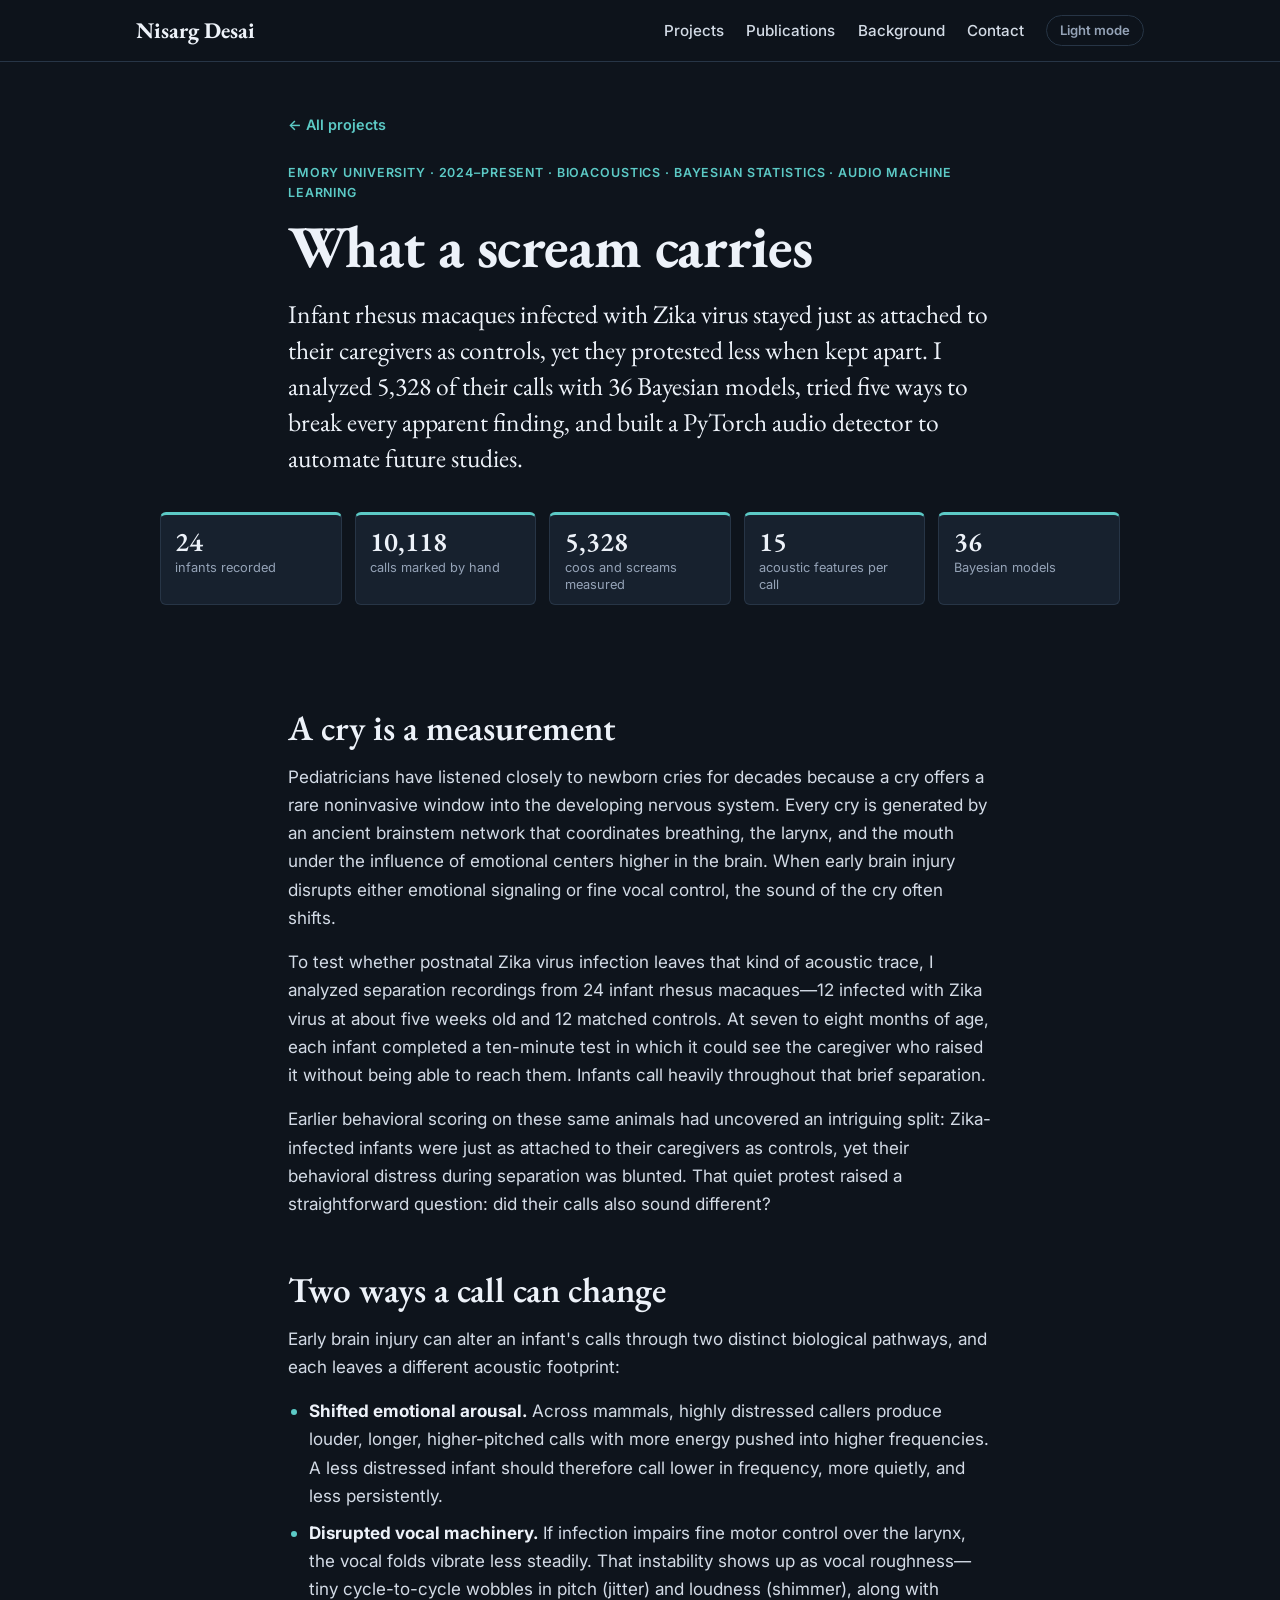
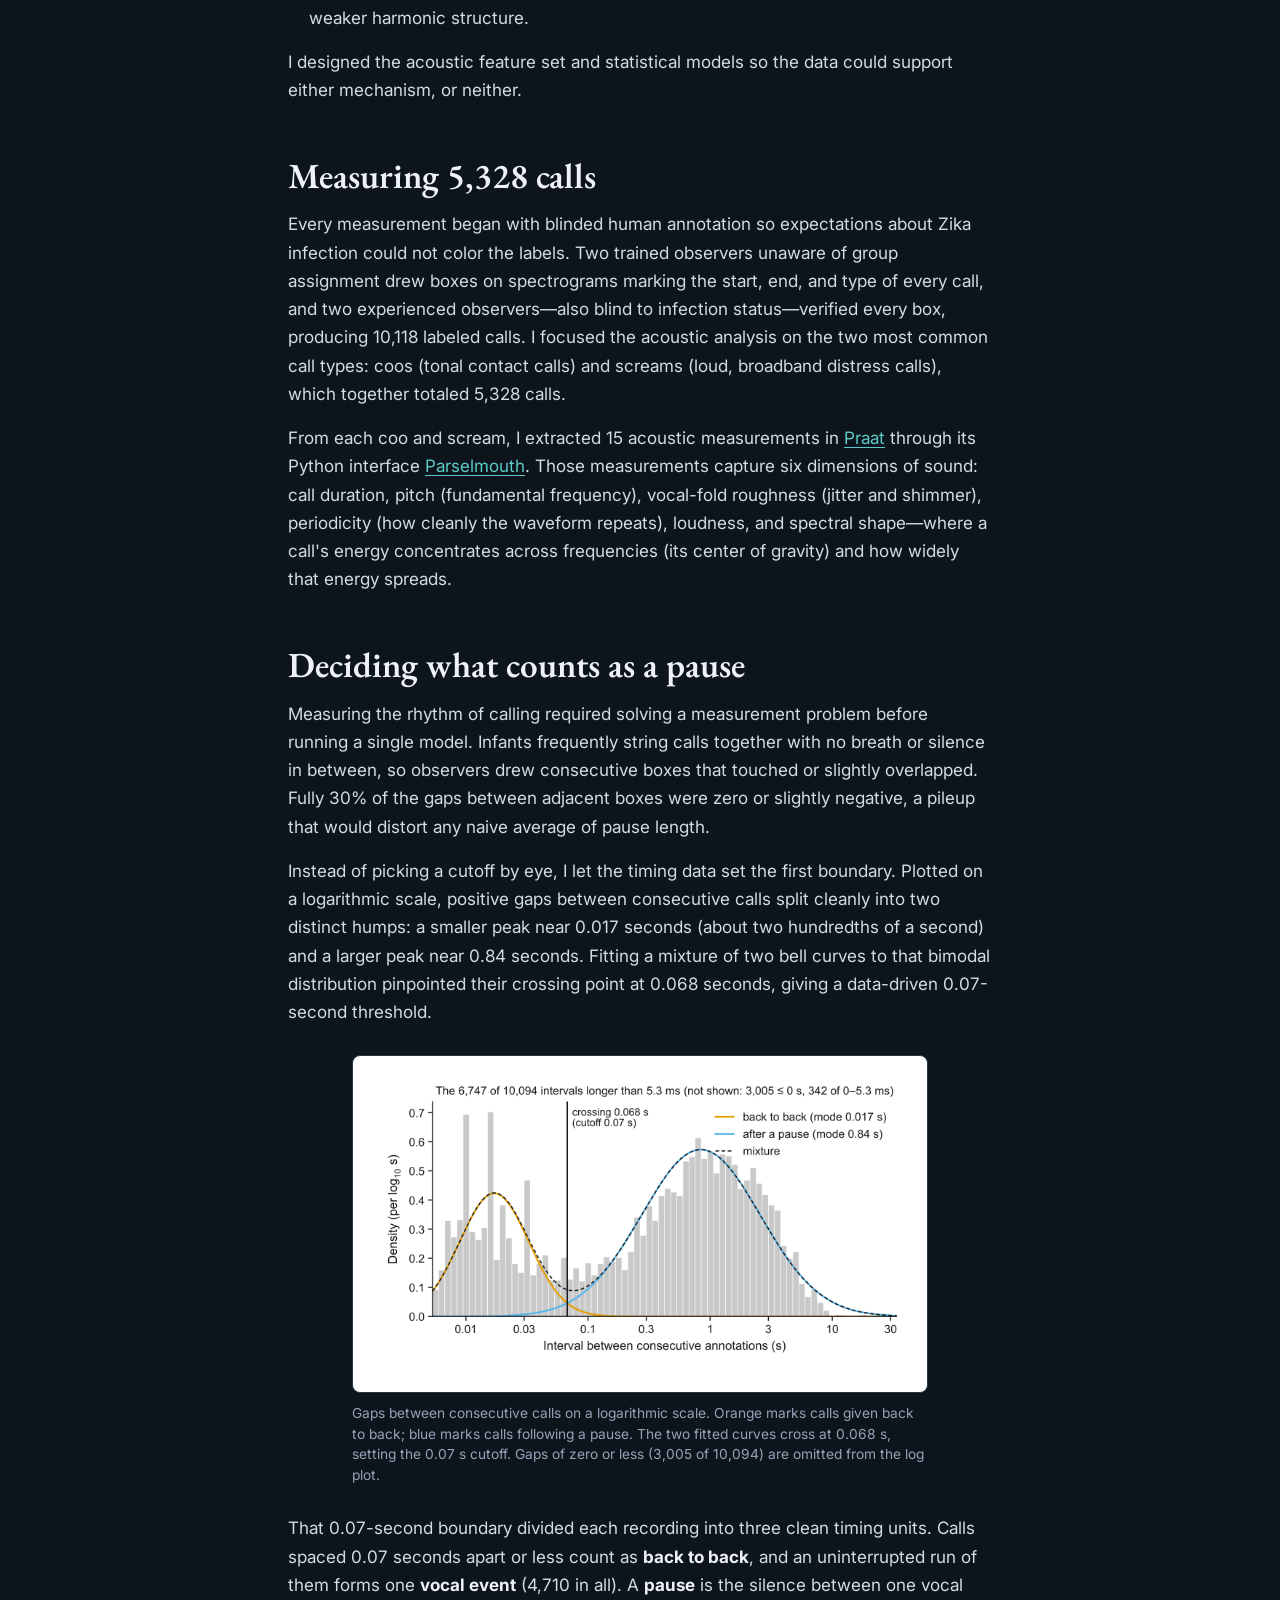
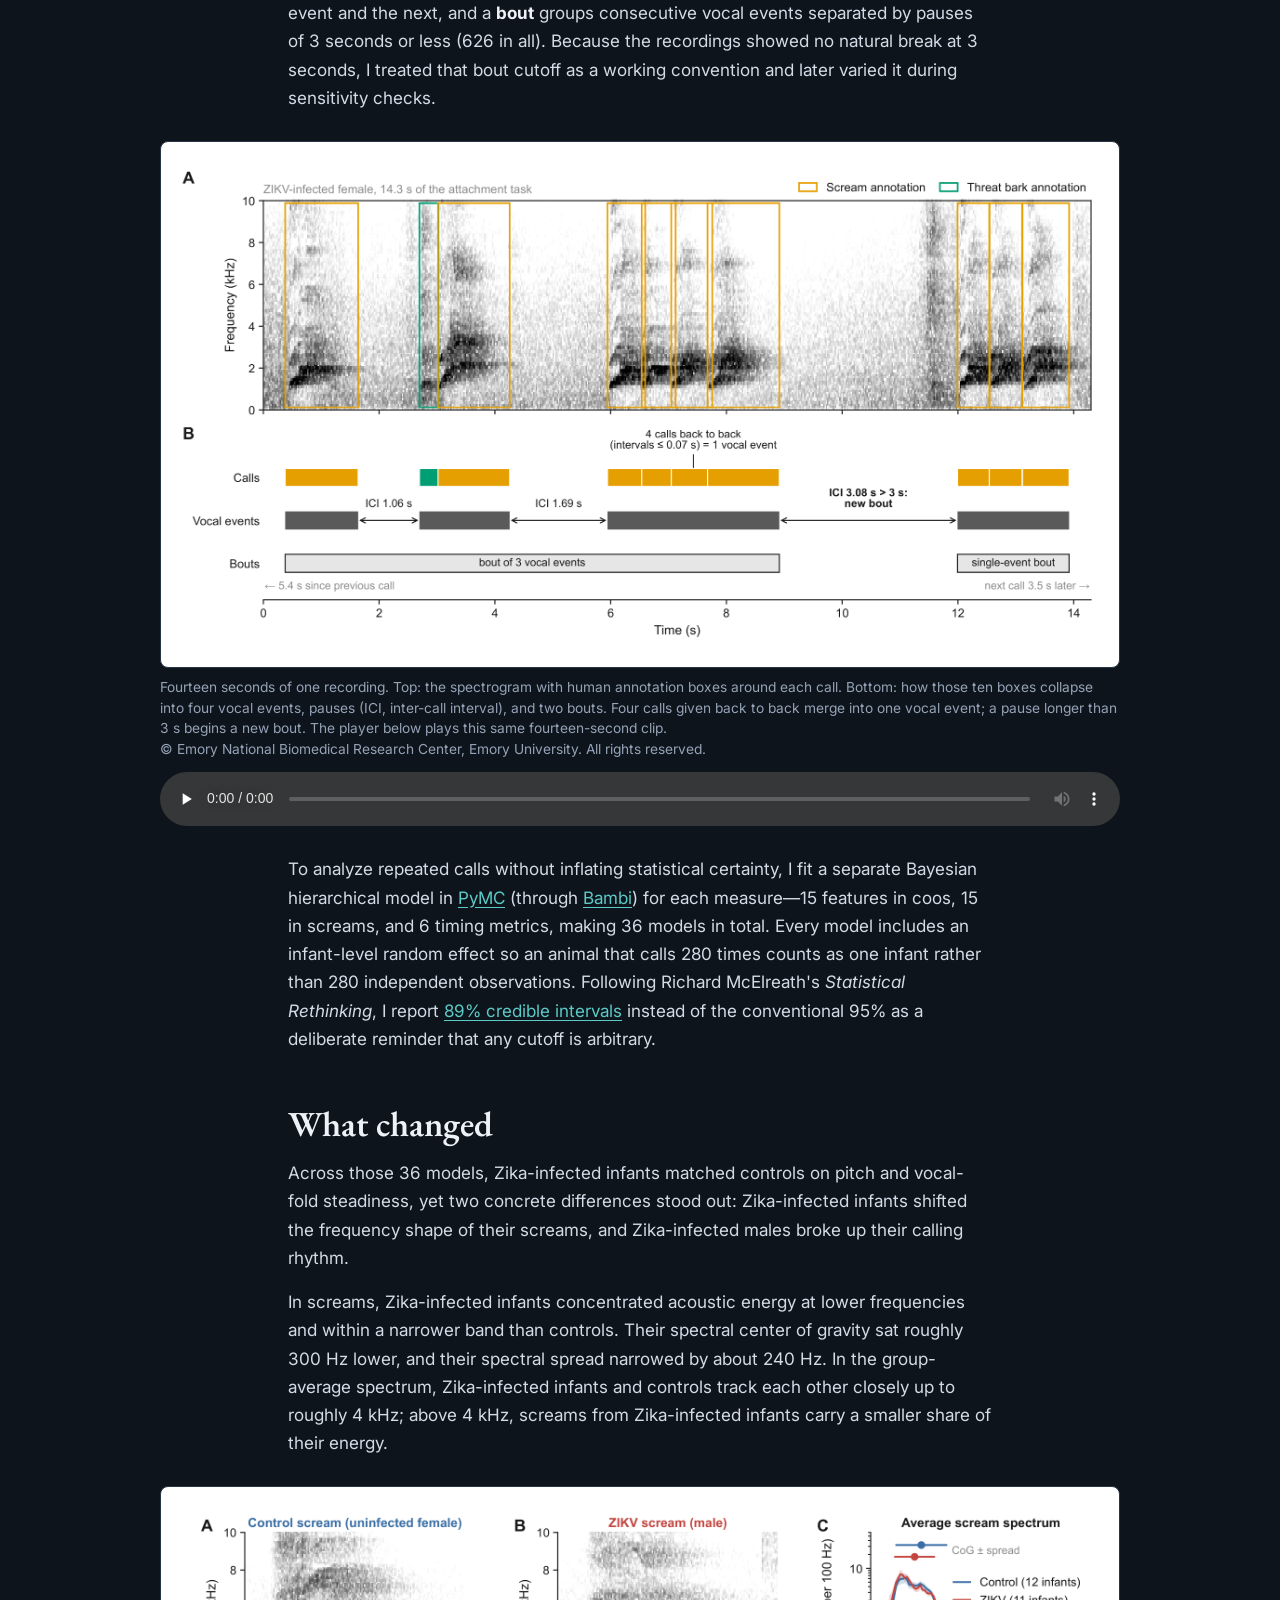
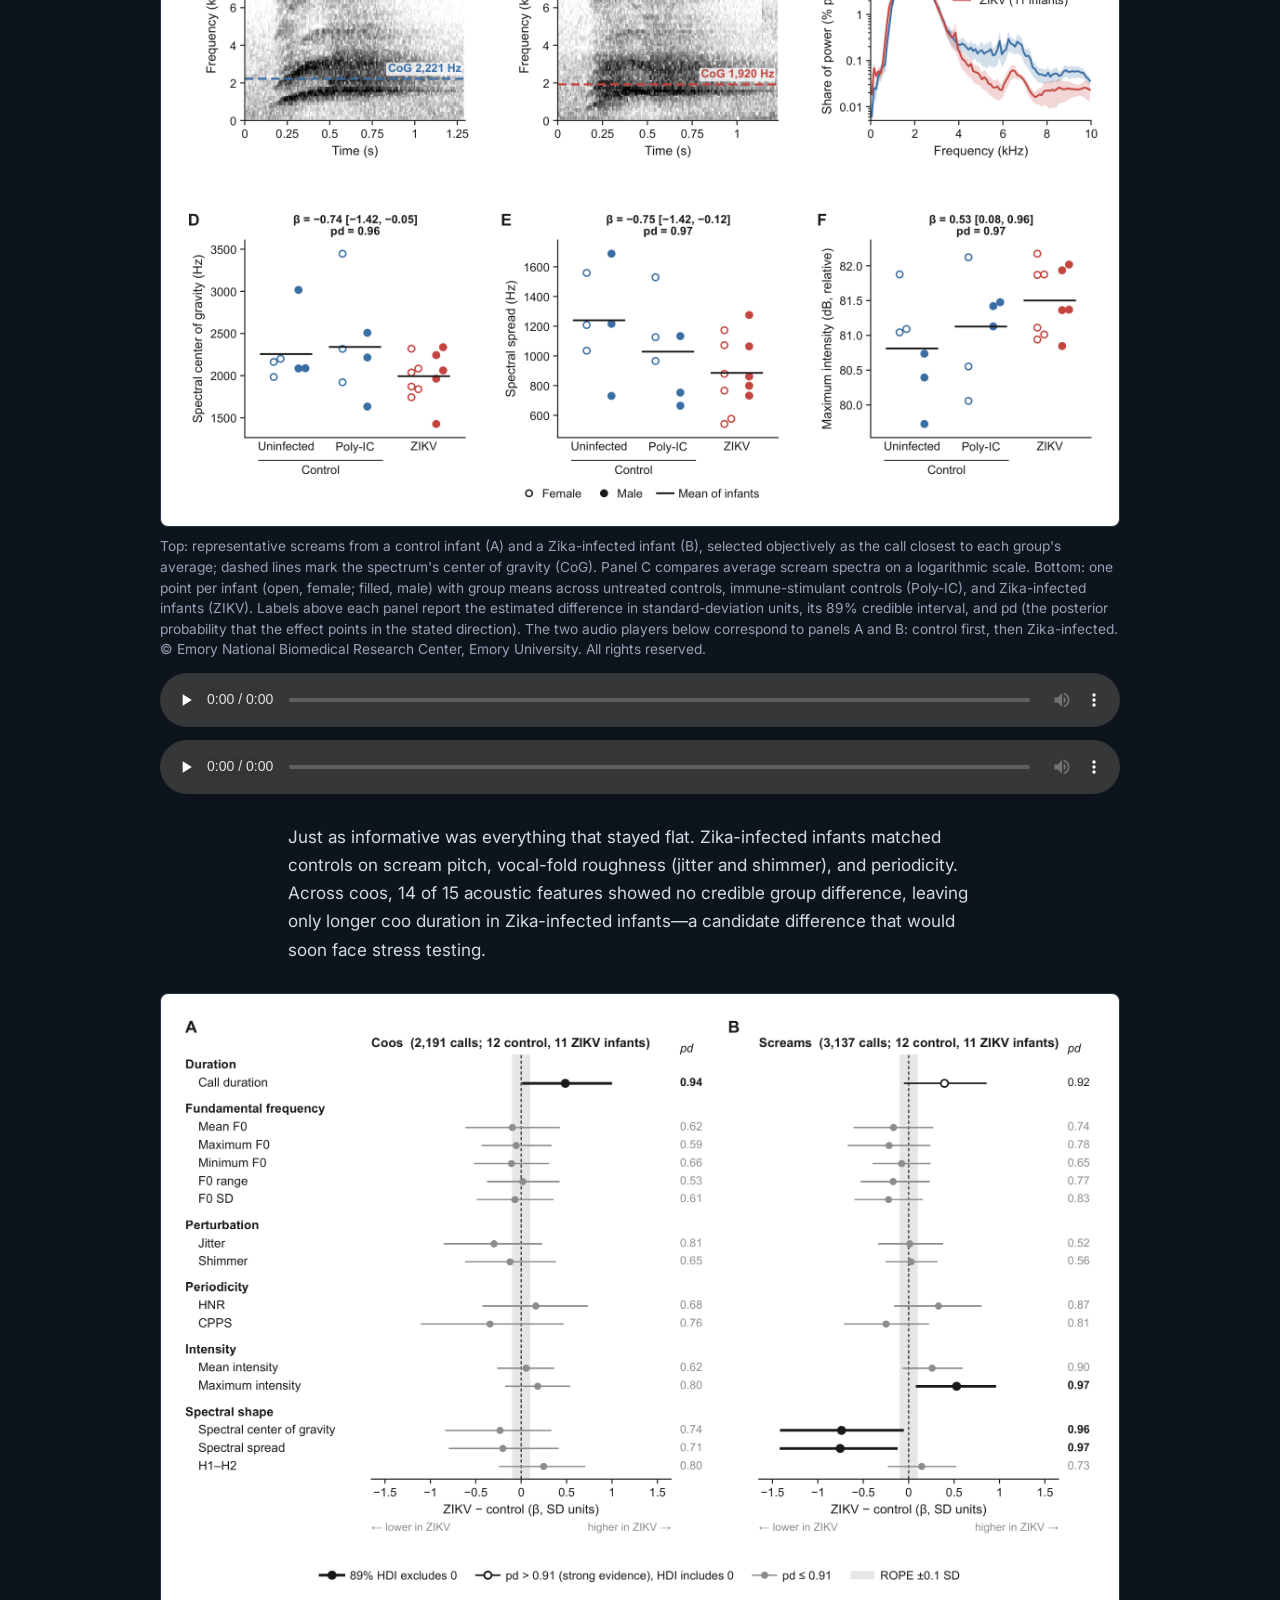
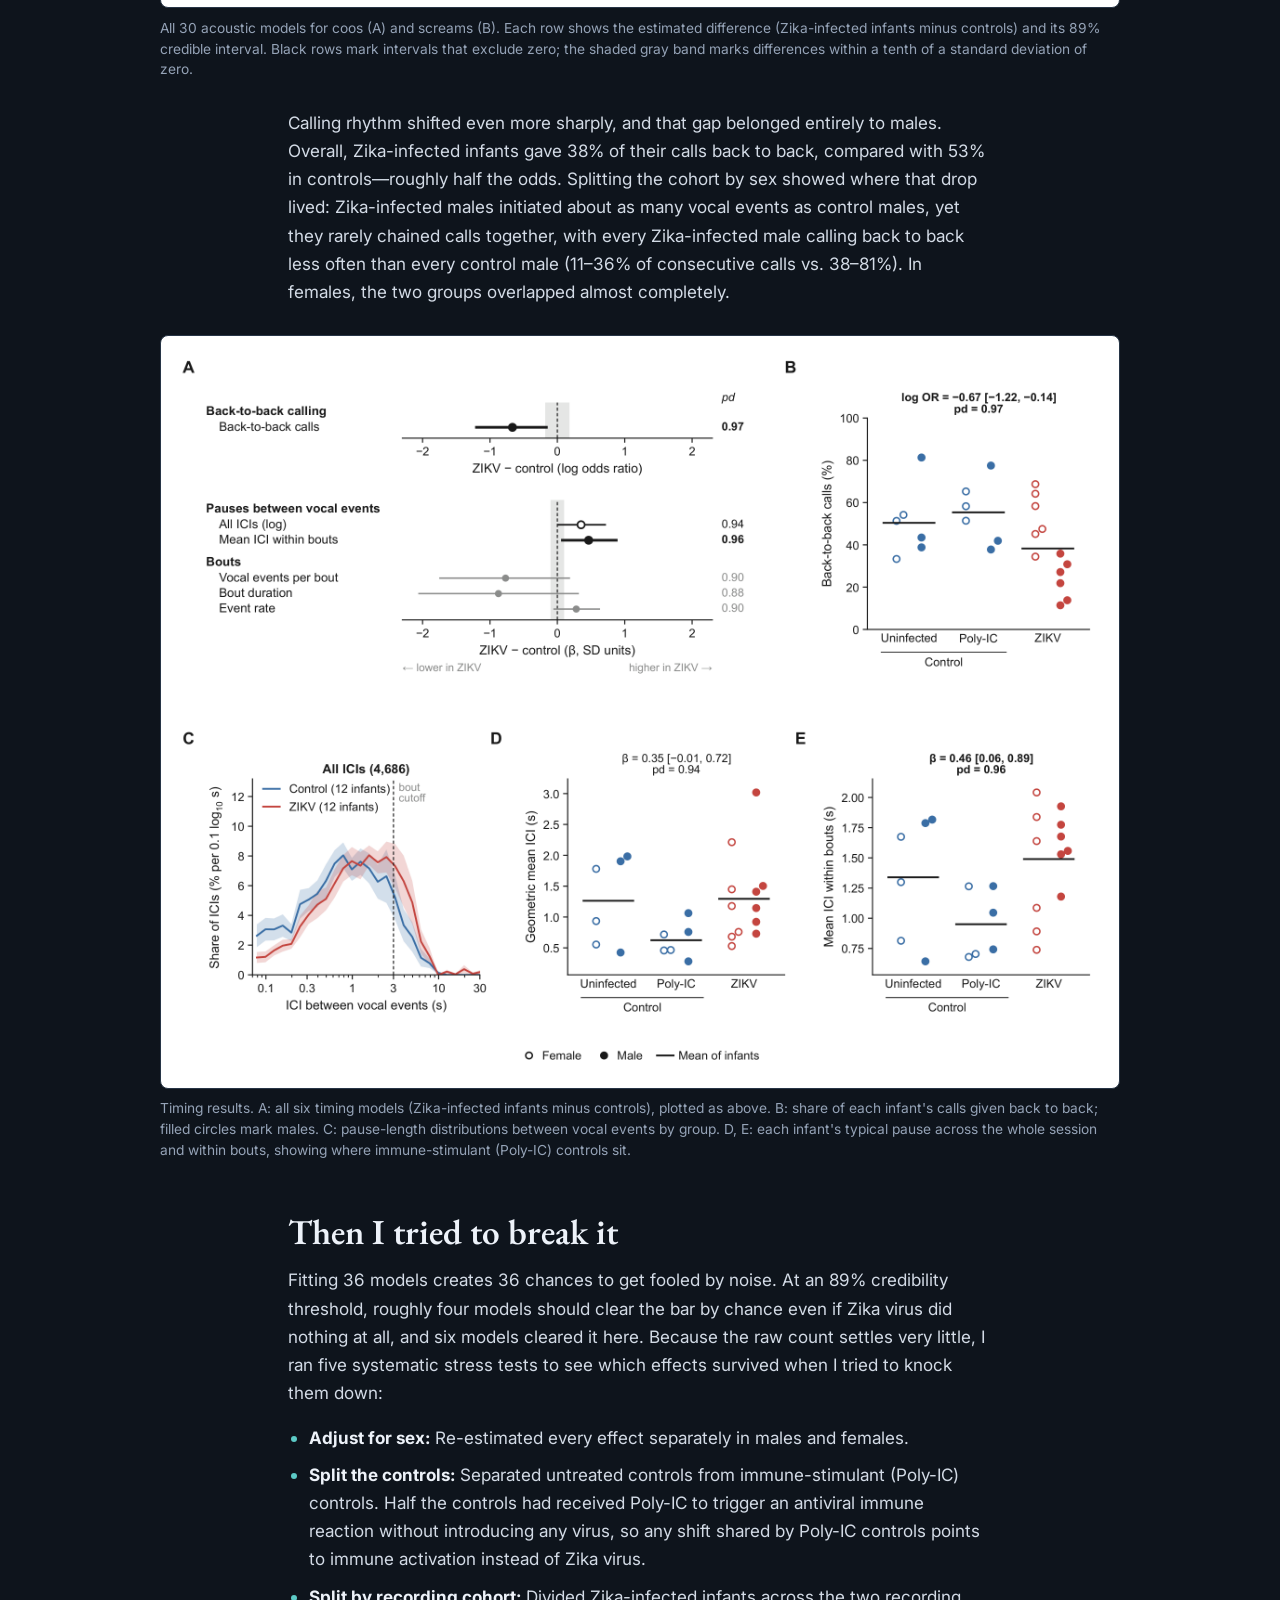
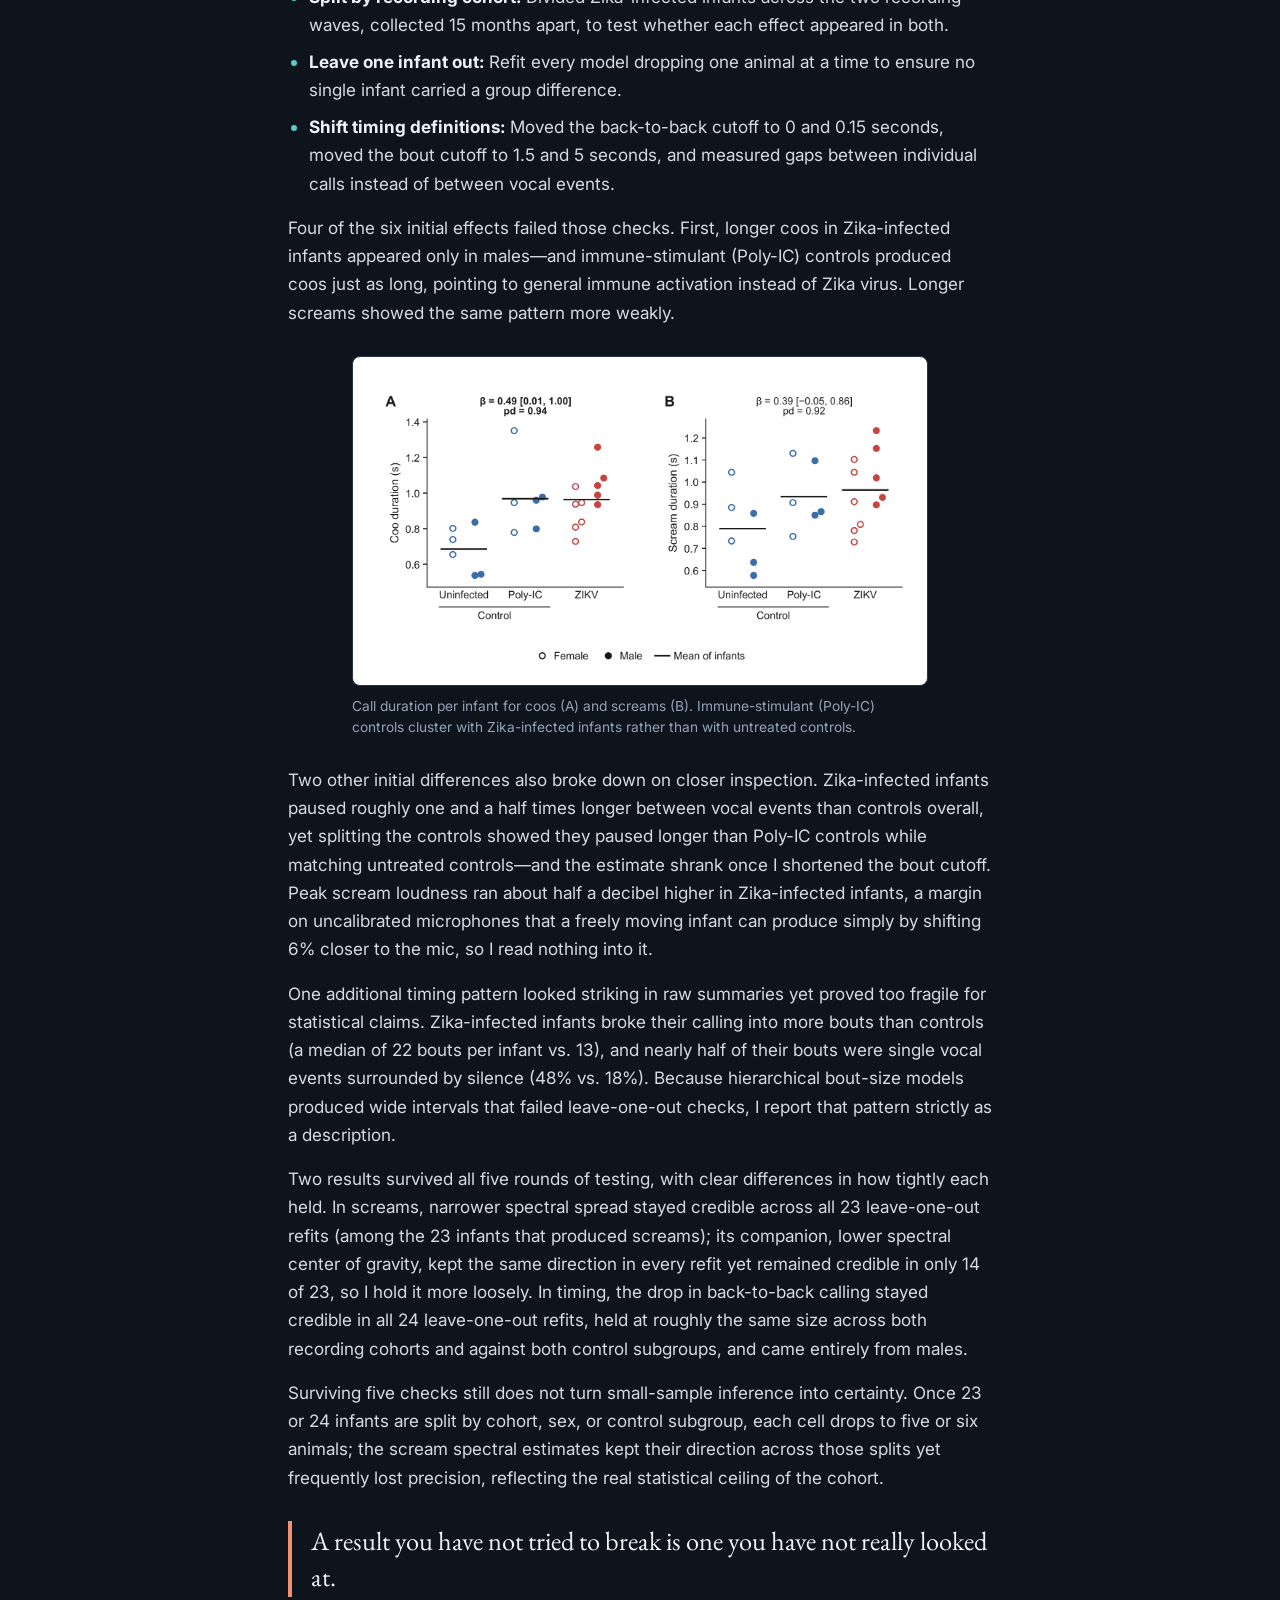
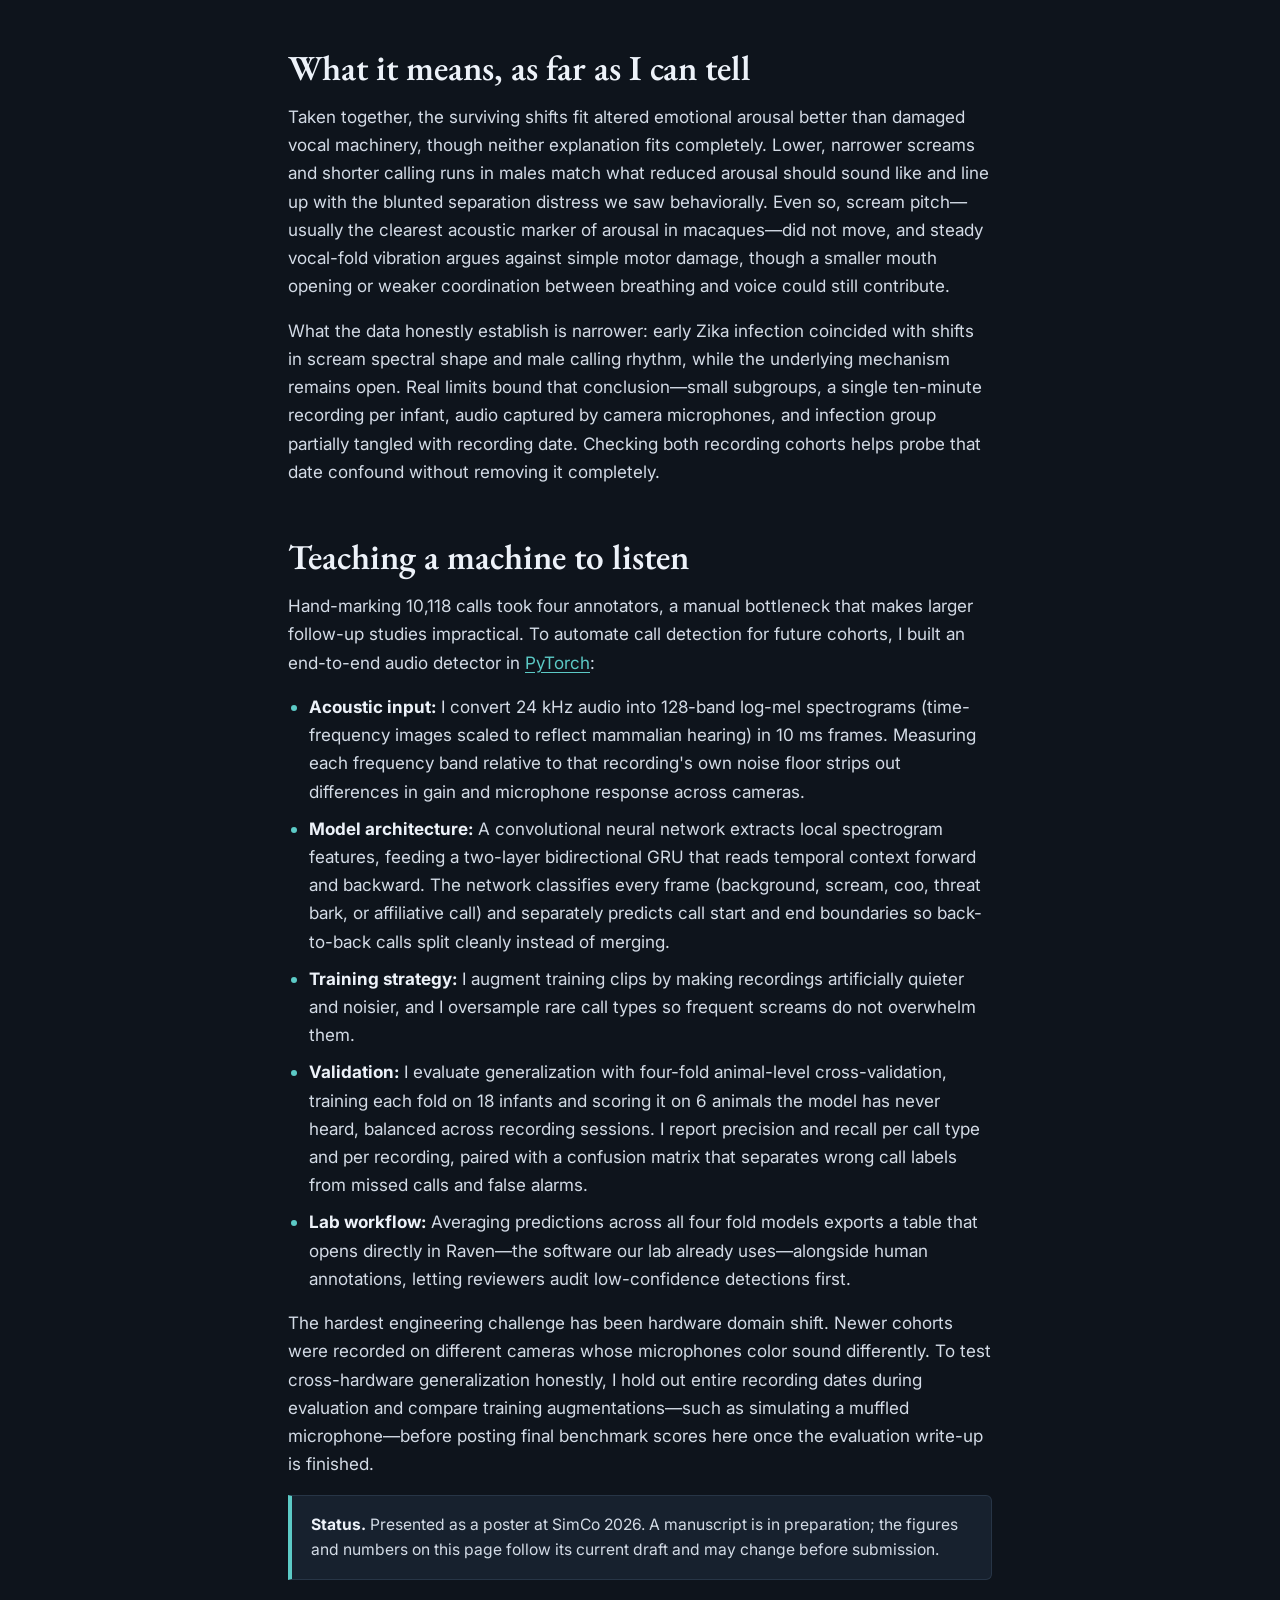
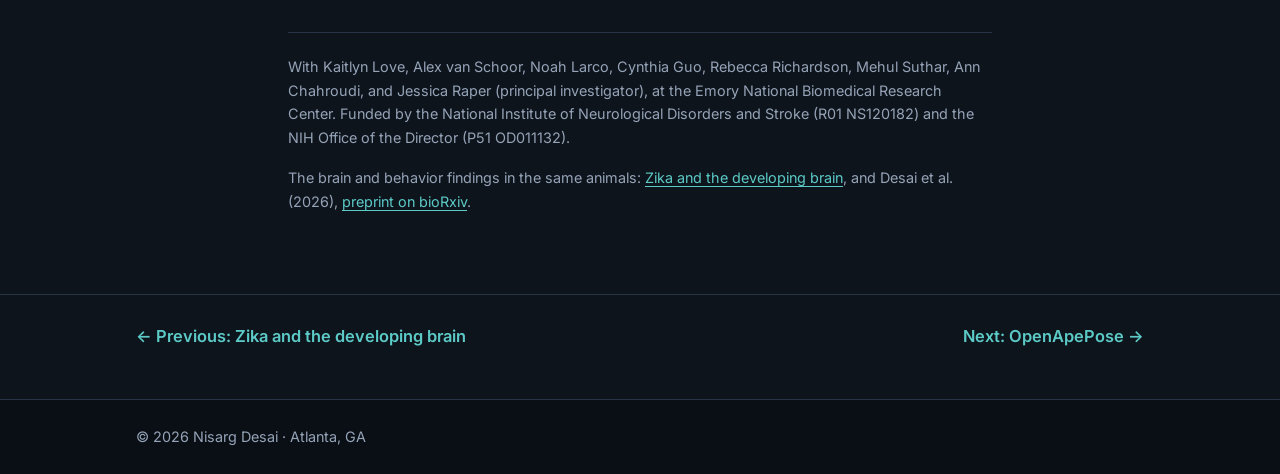
<file: projects/zika-vocalizations.html>
<!DOCTYPE html>
<html lang="en" data-theme="dark">
<head>
  <meta charset="utf-8">
  <meta name="viewport" content="width=device-width, initial-scale=1">
  <title>What a scream carries | Nisarg Desai</title>
  <meta name="description" content="Measuring 5,328 infant macaque calls to ask whether early Zika virus infection changes how they sound, then trying to break the result. Plus a PyTorch call detector.">
  <meta name="author" content="Nisarg Desai">
  <!-- launch-meta -->
  <link rel="canonical" href="https://desai-nisarg.github.io/projects/zika-vocalizations.html">
  <meta property="og:type" content="article">
  <meta property="og:title" content="What a scream carries">
  <meta property="og:description" content="Measuring 5,328 infant macaque calls to ask whether early Zika virus infection changes how they sound, then trying to break the result. Plus a PyTorch call detector.">
  <meta property="og:url" content="https://desai-nisarg.github.io/projects/zika-vocalizations.html">
  <meta property="og:site_name" content="Nisarg Desai">
  <meta property="og:image" content="https://desai-nisarg.github.io/assets/og-card.png">
  <meta property="og:image:width" content="1200">
  <meta property="og:image:height" content="630">
  <meta property="og:image:alt" content="Nisarg Desai, Ph.D.: machine learning, computer vision, Bayesian statistics">
  <meta name="twitter:card" content="summary_large_image">
  <!-- /launch-meta -->
  <script>try { var t = localStorage.getItem('theme'); if (t) document.documentElement.dataset.theme = t; } catch (e) {}</script>
  <link rel="icon" href="data:image/svg+xml,%3Csvg xmlns='http://www.w3.org/2000/svg' viewBox='0 0 64 64'%3E%3Crect width='64' height='64' rx='12' fill='%231B365D'/%3E%3Ctext x='32' y='43' font-family='Georgia,serif' font-size='30' font-weight='700' text-anchor='middle' fill='%23ffffff'%3END%3C/text%3E%3C/svg%3E">
  <link rel="preconnect" href="https://fonts.googleapis.com">
  <link rel="preconnect" href="https://fonts.gstatic.com" crossorigin>
  <link href="https://fonts.googleapis.com/css2?family=EB+Garamond:ital,wght@0,500;0,600;0,700;1,500&family=Inter:wght@400;500;600&display=swap" rel="stylesheet">
  <link rel="stylesheet" href="../styles.css?v=16">
</head>
<body>
  <a class="skip" href="#main">Skip to content</a>

  <header class="site-header">
    <div class="wrap header-inner">
      <a class="brand" href="../index.html">Nisarg Desai</a>
      <nav aria-label="Sections">
        <a href="../index.html#projects">Projects</a>
        <a href="../index.html#publications">Publications</a>
        <a href="../index.html#background">Background</a>
        <a href="../index.html#contact">Contact</a>
        <button class="theme-toggle" type="button">Light mode</button>
      </nav>
    </div>
  </header>

  <main id="main">
    <header class="story-head">
      <div class="wrap">
        <p class="crumb"><a href="../index.html#projects">&larr; All projects</a></p>
        <p class="kicker">Emory University · 2024–present · Bioacoustics · Bayesian statistics · Audio machine learning</p>
        <h1>What a scream carries</h1>
        <p class="standfirst">Infant rhesus macaques infected with Zika virus stayed just as attached to their caregivers as controls, yet they protested less when kept apart. I analyzed 5,328 of their calls with 36 Bayesian models, tried five ways to break every apparent finding, and built a PyTorch audio detector to automate future studies.</p>
        <ul class="glance">
          <li><strong>24</strong><span>infants recorded</span></li>
          <li><strong>10,118</strong><span>calls marked by hand</span></li>
          <li><strong>5,328</strong><span>coos and screams measured</span></li>
          <li><strong>15</strong><span>acoustic features per call</span></li>
          <li><strong>36</strong><span>Bayesian models</span></li>
        </ul>
      </div>
    </header>

    <article class="story">
      <div class="wrap">

        <h2>A cry is a measurement</h2>

        <p>Pediatricians have listened closely to newborn cries for decades because a cry offers a rare noninvasive window into the developing nervous system. Every cry is generated by an ancient brainstem network that coordinates breathing, the larynx, and the mouth under the influence of emotional centers higher in the brain. When early brain injury disrupts either emotional signaling or fine vocal control, the sound of the cry often shifts.</p>

        <p>To test whether postnatal Zika virus infection leaves that kind of acoustic trace, I analyzed separation recordings from 24 infant rhesus macaques—12 infected with Zika virus at about five weeks old and 12 matched controls. At seven to eight months of age, each infant completed a ten-minute test in which it could see the caregiver who raised it without being able to reach them. Infants call heavily throughout that brief separation.</p>

        <p>Earlier behavioral scoring on these same animals had uncovered an intriguing split: Zika-infected infants were just as attached to their caregivers as controls, yet their behavioral distress during separation was blunted. That quiet protest raised a straightforward question: did their calls also sound different?</p>

        <h2>Two ways a call can change</h2>

        <p>Early brain injury can alter an infant's calls through two distinct biological pathways, and each leaves a different acoustic footprint:</p>

        <ul>
          <li><strong>Shifted emotional arousal.</strong> Across mammals, highly distressed callers produce louder, longer, higher-pitched calls with more energy pushed into higher frequencies. A less distressed infant should therefore call lower in frequency, more quietly, and less persistently.</li>
          <li><strong>Disrupted vocal machinery.</strong> If infection impairs fine motor control over the larynx, the vocal folds vibrate less steadily. That instability shows up as vocal roughness—tiny cycle-to-cycle wobbles in pitch (jitter) and loudness (shimmer), along with weaker harmonic structure.</li>
        </ul>

        <p>I designed the acoustic feature set and statistical models so the data could support either mechanism, or neither.</p>

        <h2>Measuring 5,328 calls</h2>

        <p>Every measurement began with blinded human annotation so expectations about Zika infection could not color the labels. Two trained observers unaware of group assignment drew boxes on spectrograms marking the start, end, and type of every call, and two experienced observers—also blind to infection status—verified every box, producing 10,118 labeled calls. I focused the acoustic analysis on the two most common call types: coos (tonal contact calls) and screams (loud, broadband distress calls), which together totaled 5,328 calls.</p>

        <p>From each coo and scream, I extracted 15 acoustic measurements in <a href="https://www.fon.hum.uva.nl/praat/" target="_blank" rel="noopener">Praat</a> through its Python interface <a href="https://parselmouth.readthedocs.io/" target="_blank" rel="noopener">Parselmouth</a>. Those measurements capture six dimensions of sound: call duration, pitch (fundamental frequency), vocal-fold roughness (jitter and shimmer), periodicity (how cleanly the waveform repeats), loudness, and spectral shape—where a call's energy concentrates across frequencies (its center of gravity) and how widely that energy spreads.</p>

        <h2>Deciding what counts as a pause</h2>

        <p>Measuring the rhythm of calling required solving a measurement problem before running a single model. Infants frequently string calls together with no breath or silence in between, so observers drew consecutive boxes that touched or slightly overlapped. Fully 30% of the gaps between adjacent boxes were zero or slightly negative, a pileup that would distort any naive average of pause length.</p>

        <p>Instead of picking a cutoff by eye, I let the timing data set the first boundary. Plotted on a logarithmic scale, positive gaps between consecutive calls split cleanly into two distinct humps: a smaller peak near 0.017 seconds (about two hundredths of a second) and a larger peak near 0.84 seconds. Fitting a mixture of two bell curves to that bimodal distribution pinpointed their crossing point at 0.068 seconds, giving a data-driven 0.07-second threshold.</p>

        <figure class="plate mid">
          <img src="../assets/vocal/annotation-intervals.png" width="1500" height="846" loading="lazy" alt="A histogram of the intervals between consecutive call annotations on a logarithmic axis from 0.005 to 30 seconds. It has two humps, a smaller one peaking near 0.017 seconds and a larger one peaking near 0.84 seconds, each with a fitted curve. A vertical line marks where the curves cross, at 0.068 seconds">
          <figcaption>Gaps between consecutive calls on a logarithmic scale. Orange marks calls given back to back; blue marks calls following a pause. The two fitted curves cross at 0.068 s, setting the 0.07 s cutoff. Gaps of zero or less (3,005 of 10,094) are omitted from the log plot.</figcaption>
        </figure>

        <p>That 0.07-second boundary divided each recording into three clean timing units. Calls spaced 0.07 seconds apart or less count as <strong>back to back</strong>, and an uninterrupted run of them forms one <strong>vocal event</strong> (4,710 in all). A <strong>pause</strong> is the silence between one vocal event and the next, and a <strong>bout</strong> groups consecutive vocal events separated by pauses of 3 seconds or less (626 in all). Because the recordings showed no natural break at 3 seconds, I treated that bout cutoff as a working convention and later varied it during sensitivity checks.</p>

        <figure class="wide plate">
          <img src="../assets/vocal/timing-definitions.png" width="2000" height="1067" loading="lazy" alt="Top: a 14-second spectrogram with a box drawn around each of ten calls. Bottom: the same stretch as three rows of bars. The ten calls merge into four vocal events, with pauses of 1.06, 1.69 and 3.08 seconds between them. The first three events form one bout; the fourth, after the 3.08-second pause, is a bout on its own">
          <figcaption>Fourteen seconds of one recording. Top: the spectrogram with human annotation boxes around each call. Bottom: how those ten boxes collapse into four vocal events, pauses (ICI, inter-call interval), and two bouts. Four calls given back to back merge into one vocal event; a pause longer than 3 s begins a new bout. The player below plays this same fourteen-second clip.<br><span class="rights">© Emory National Biomedical Research Center, Emory University. All rights reserved.</span></figcaption>
          <audio controls preload="none" src="../assets/vocal/timing-excerpt.wav" aria-label="Recording of the fourteen seconds shown in the spectrogram">Your browser cannot play this recording.</audio>
        </figure>

        <p>To analyze repeated calls without inflating statistical certainty, I fit a separate Bayesian hierarchical model in <a href="https://www.pymc.io/" target="_blank" rel="noopener">PyMC</a> (through <a href="https://bambinos.github.io/bambi/" target="_blank" rel="noopener">Bambi</a>) for each measure—15 features in coos, 15 in screams, and 6 timing metrics, making 36 models in total. Every model includes an infant-level random effect so an animal that calls 280 times counts as one infant rather than 280 independent observations. Following Richard McElreath's <em>Statistical Rethinking</em>, I report <a href="https://hal.science/hal-05243742/document" target="_blank" rel="noopener">89% credible intervals</a> instead of the conventional 95% as a deliberate reminder that any cutoff is arbitrary.</p>

        <h2>What changed</h2>

        <p>Across those 36 models, Zika-infected infants matched controls on pitch and vocal-fold steadiness, yet two concrete differences stood out: Zika-infected infants shifted the frequency shape of their screams, and Zika-infected males broke up their calling rhythm.</p>

        <p>In screams, Zika-infected infants concentrated acoustic energy at lower frequencies and within a narrower band than controls. Their spectral center of gravity sat roughly 300 Hz lower, and their spectral spread narrowed by about 240 Hz. In the group-average spectrum, Zika-infected infants and controls track each other closely up to roughly 4 kHz; above 4 kHz, screams from Zika-infected infants carry a smaller share of their energy.</p>

        <figure class="wide plate">
          <img src="../assets/vocal/scream-spectra.png" width="2000" height="1312" loading="lazy" alt="Six panels. Top row: spectrograms of a control scream, with energy reaching above 6 kilohertz, and of a scream from an infected infant, concentrated below 4 kilohertz; and the average scream spectrum of each group, which overlap up to about 4 kilohertz, above which the infected group's curve runs lower. Bottom row: one point per infant, in uninfected, Poly-IC and ZIKV columns, for spectral center of gravity, spectral spread and maximum intensity">
          <figcaption>Top: representative screams from a control infant (A) and a Zika-infected infant (B), selected objectively as the call closest to each group's average; dashed lines mark the spectrum's center of gravity (CoG). Panel C compares average scream spectra on a logarithmic scale. Bottom: one point per infant (open, female; filled, male) with group means across untreated controls, immune-stimulant controls (Poly-IC), and Zika-infected infants (ZIKV). Labels above each panel report the estimated difference in standard-deviation units, its 89% credible interval, and pd (the posterior probability that the effect points in the stated direction). The two audio players below correspond to panels A and B: control first, then Zika-infected.<br><span class="rights">© Emory National Biomedical Research Center, Emory University. All rights reserved.</span></figcaption>
          <audio controls preload="none" src="../assets/vocal/scream-control.wav" aria-label="Recording of the control infant's scream shown in panel A">Your browser cannot play this recording.</audio>
          <audio controls preload="none" src="../assets/vocal/scream-zikv.wav" aria-label="Recording of the infected infant's scream shown in panel B">Your browser cannot play this recording.</audio>
        </figure>

        <p>Just as informative was everything that stayed flat. Zika-infected infants matched controls on scream pitch, vocal-fold roughness (jitter and shimmer), and periodicity. Across coos, 14 of 15 acoustic features showed no credible group difference, leaving only longer coo duration in Zika-infected infants—a candidate difference that would soon face stress testing.</p>

        <figure class="wide plate">
          <img src="../assets/vocal/acoustic-effects.png" width="2000" height="1259" loading="lazy" alt="Two columns of estimates, for coos and for screams, with one row for each of 15 acoustic features grouped as duration, fundamental frequency, perturbation, periodicity, intensity and spectral shape. Nearly all are gray and overlap zero. In black: coo duration, higher in infected infants; and in screams, maximum intensity higher, and spectral center of gravity and spectral spread lower">
          <figcaption>All 30 acoustic models for coos (A) and screams (B). Each row shows the estimated difference (Zika-infected infants minus controls) and its 89% credible interval. Black rows mark intervals that exclude zero; the shaded gray band marks differences within a tenth of a standard deviation of zero.</figcaption>
        </figure>

        <p>Calling rhythm shifted even more sharply, and that gap belonged entirely to males. Overall, Zika-infected infants gave 38% of their calls back to back, compared with 53% in controls—roughly half the odds. Splitting the cohort by sex showed where that drop lived: Zika-infected males initiated about as many vocal events as control males, yet they rarely chained calls together, with every Zika-infected male calling back to back less often than every control male (11–36% of consecutive calls vs. 38–81%). In females, the two groups overlapped almost completely.</p>

        <figure class="wide plate">
          <img src="../assets/vocal/timing-effects.png" width="2000" height="1556" loading="lazy" alt="Five panels. A: estimates for six timing measures; back-to-back calling is lower in infected infants and the mean pause within bouts is longer, both in black; the three bout measures are gray. B: percentage of back-to-back calls for each infant; the filled points for infected males all sit below those for control males. C: the distribution of pauses for each group, with the infected group shifted toward longer pauses. D and E: each infant's typical pause, with the Poly-IC controls lowest">
          <figcaption>Timing results. A: all six timing models (Zika-infected infants minus controls), plotted as above. B: share of each infant's calls given back to back; filled circles mark males. C: pause-length distributions between vocal events by group. D, E: each infant's typical pause across the whole session and within bouts, showing where immune-stimulant (Poly-IC) controls sit.</figcaption>
        </figure>

        <h2>Then I tried to break it</h2>

        <p>Fitting 36 models creates 36 chances to get fooled by noise. At an 89% credibility threshold, roughly four models should clear the bar by chance even if Zika virus did nothing at all, and six models cleared it here. Because the raw count settles very little, I ran five systematic stress tests to see which effects survived when I tried to knock them down:</p>

        <ul>
          <li><strong>Adjust for sex:</strong> Re-estimated every effect separately in males and females.</li>
          <li><strong>Split the controls:</strong> Separated untreated controls from immune-stimulant (Poly-IC) controls. Half the controls had received Poly-IC to trigger an antiviral immune reaction without introducing any virus, so any shift shared by Poly-IC controls points to immune activation instead of Zika virus.</li>
          <li><strong>Split by recording cohort:</strong> Divided Zika-infected infants across the two recording waves, collected 15 months apart, to test whether each effect appeared in both.</li>
          <li><strong>Leave one infant out:</strong> Refit every model dropping one animal at a time to ensure no single infant carried a group difference.</li>
          <li><strong>Shift timing definitions:</strong> Moved the back-to-back cutoff to 0 and 0.15 seconds, moved the bout cutoff to 1.5 and 5 seconds, and measured gaps between individual calls instead of between vocal events.</li>
        </ul>

        <p>Four of the six initial effects failed those checks. First, longer coos in Zika-infected infants appeared only in males—and immune-stimulant (Poly-IC) controls produced coos just as long, pointing to general immune activation instead of Zika virus. Longer screams showed the same pattern more weakly.</p>

        <figure class="plate mid">
          <img src="../assets/vocal/durations.png" width="1500" height="825" loading="lazy" alt="Two panels with one point per infant in uninfected, Poly-IC and ZIKV columns: coo duration and scream duration. In both, the Poly-IC and ZIKV group means are close together and above the uninfected mean">
          <figcaption>Call duration per infant for coos (A) and screams (B). Immune-stimulant (Poly-IC) controls cluster with Zika-infected infants rather than with untreated controls.</figcaption>
        </figure>

        <p>Two other initial differences also broke down on closer inspection. Zika-infected infants paused roughly one and a half times longer between vocal events than controls overall, yet splitting the controls showed they paused longer than Poly-IC controls while matching untreated controls—and the estimate shrank once I shortened the bout cutoff. Peak scream loudness ran about half a decibel higher in Zika-infected infants, a margin on uncalibrated microphones that a freely moving infant can produce simply by shifting 6% closer to the mic, so I read nothing into it.</p>

        <p>One additional timing pattern looked striking in raw summaries yet proved too fragile for statistical claims. Zika-infected infants broke their calling into more bouts than controls (a median of 22 bouts per infant vs. 13), and nearly half of their bouts were single vocal events surrounded by silence (48% vs. 18%). Because hierarchical bout-size models produced wide intervals that failed leave-one-out checks, I report that pattern strictly as a description.</p>

        <p>Two results survived all five rounds of testing, with clear differences in how tightly each held. In screams, narrower spectral spread stayed credible across all 23 leave-one-out refits (among the 23 infants that produced screams); its companion, lower spectral center of gravity, kept the same direction in every refit yet remained credible in only 14 of 23, so I hold it more loosely. In timing, the drop in back-to-back calling stayed credible in all 24 leave-one-out refits, held at roughly the same size across both recording cohorts and against both control subgroups, and came entirely from males.</p>

        <p>Surviving five checks still does not turn small-sample inference into certainty. Once 23 or 24 infants are split by cohort, sex, or control subgroup, each cell drops to five or six animals; the scream spectral estimates kept their direction across those splits yet frequently lost precision, reflecting the real statistical ceiling of the cohort.</p>

        <p class="pull">A result you have not tried to break is one you have not really looked at.</p>

        <h2>What it means, as far as I can tell</h2>

        <p>Taken together, the surviving shifts fit altered emotional arousal better than damaged vocal machinery, though neither explanation fits completely. Lower, narrower screams and shorter calling runs in males match what reduced arousal should sound like and line up with the blunted separation distress we saw behaviorally. Even so, scream pitch—usually the clearest acoustic marker of arousal in macaques—did not move, and steady vocal-fold vibration argues against simple motor damage, though a smaller mouth opening or weaker coordination between breathing and voice could still contribute.</p>

        <p>What the data honestly establish is narrower: early Zika infection coincided with shifts in scream spectral shape and male calling rhythm, while the underlying mechanism remains open. Real limits bound that conclusion—small subgroups, a single ten-minute recording per infant, audio captured by camera microphones, and infection group partially tangled with recording date. Checking both recording cohorts helps probe that date confound without removing it completely.</p>

        <h2>Teaching a machine to listen</h2>

        <p>Hand-marking 10,118 calls took four annotators, a manual bottleneck that makes larger follow-up studies impractical. To automate call detection for future cohorts, I built an end-to-end audio detector in <a href="https://pytorch.org/" target="_blank" rel="noopener">PyTorch</a>:</p>

        <ul>
          <li><strong>Acoustic input:</strong> I convert 24 kHz audio into 128-band log-mel spectrograms (time-frequency images scaled to reflect mammalian hearing) in 10 ms frames. Measuring each frequency band relative to that recording's own noise floor strips out differences in gain and microphone response across cameras.</li>
          <li><strong>Model architecture:</strong> A convolutional neural network extracts local spectrogram features, feeding a two-layer bidirectional GRU that reads temporal context forward and backward. The network classifies every frame (background, scream, coo, threat bark, or affiliative call) and separately predicts call start and end boundaries so back-to-back calls split cleanly instead of merging.</li>
          <li><strong>Training strategy:</strong> I augment training clips by making recordings artificially quieter and noisier, and I oversample rare call types so frequent screams do not overwhelm them.</li>
          <li><strong>Validation:</strong> I evaluate generalization with four-fold animal-level cross-validation, training each fold on 18 infants and scoring it on 6 animals the model has never heard, balanced across recording sessions. I report precision and recall per call type and per recording, paired with a confusion matrix that separates wrong call labels from missed calls and false alarms.</li>
          <li><strong>Lab workflow:</strong> Averaging predictions across all four fold models exports a table that opens directly in Raven—the software our lab already uses—alongside human annotations, letting reviewers audit low-confidence detections first.</li>
        </ul>

        <p>The hardest engineering challenge has been hardware domain shift. Newer cohorts were recorded on different cameras whose microphones color sound differently. To test cross-hardware generalization honestly, I hold out entire recording dates during evaluation and compare training augmentations—such as simulating a muffled microphone—before posting final benchmark scores here once the evaluation write-up is finished.</p>

        <div class="aside-note">
          <p><strong>Status.</strong> Presented as a poster at SimCo 2026. A manuscript is in preparation; the figures and numbers on this page follow its current draft and may change before submission.</p>
        </div>

        <div class="credits">
          <p>With Kaitlyn Love, Alex van Schoor, Noah Larco, Cynthia Guo, Rebecca Richardson, Mehul Suthar, Ann Chahroudi, and Jessica Raper (principal investigator), at the Emory National Biomedical Research Center. Funded by the National Institute of Neurological Disorders and Stroke (R01 NS120182) and the NIH Office of the Director (P51 OD011132).</p>
          <p>The brain and behavior findings in the same animals: <a href="zika-brain.html">Zika and the developing brain</a>, and Desai et al. (2026), <a href="https://doi.org/10.64898/2026.03.27.714817" target="_blank" rel="noopener">preprint on bioRxiv</a>.</p>
        </div>

      </div>
    </article>

    <nav class="story-nav" aria-label="More projects">
      <div class="wrap">
        <a href="zika-brain.html">&larr; Previous: Zika and the developing brain</a>
        <a href="openapepose.html">Next: OpenApePose &rarr;</a>
      </div>
    </nav>
  </main>

  <footer class="site-footer">
    <div class="wrap">
      <p>© 2026 Nisarg Desai · Atlanta, GA</p>
    </div>
  </footer>
  <script src="../site.js?v=16"></script>
</body>
</html>
</file>
<file: styles.css>
/* Nisarg Desai: personal site
   Two themes, set by data-theme on <html> (dark is the default; the header button switches).
   Color roles: --head = headings and diagram ink, --accent = teal, --hot = coral (use sparingly). */

:root {
  --bg: #fbfaf7;
  --alt: #f3f1ea;
  --card: #ffffff;
  --line: #e2ded3;
  --tint: #e9f3f3;
  --ink: #1f2530;
  --muted: #586172;
  --head: #1B365D;
  --accent: #0B7275;
  --hot: #C84B31;
  --hot-bg: #fbeeea;
  --edge: #1B365D;
  --bar: #1B365D;
  --solid: #1B365D;
  --on-solid: #ffffff;
  --solid-hover: #0B7275;
  --footer: #1B365D;
  --footer-ink: #d5dfec;
  --header-bg: rgba(251, 250, 247, 0.94);
  --serif: "EB Garamond", Garamond, "Cormorant Garamond", Georgia, serif;
  --sans: Inter, system-ui, -apple-system, "Segoe UI", Roboto, Helvetica, Arial, sans-serif;
  color-scheme: light;
}

html[data-theme="dark"] {
  --bg: #0e141c;
  --alt: #121a25;
  --card: #17212e;
  --line: #273546;
  --tint: #12343a;
  --ink: #d3dbe6;
  --muted: #95a3b7;
  --head: #edf2f9;
  --accent: #5ccac6;
  --hot: #f2906f;
  --hot-bg: #33211d;
  --edge: #4a78b5;
  --bar: #7f9cc4;
  --solid: #5ccac6;
  --on-solid: #0b171c;
  --solid-hover: #94e2de;
  --footer: #0a0f16;
  --footer-ink: #95a3b7;
  --header-bg: rgba(14, 20, 28, 0.92);
  color-scheme: dark;
}

* { box-sizing: border-box; }

html { scroll-behavior: smooth; scroll-padding-top: 4.5rem; }

body {
  margin: 0;
  background: var(--bg);
  color: var(--ink);
  font-family: var(--sans);
  font-size: 1.03rem;
  line-height: 1.65;
  -webkit-font-smoothing: antialiased;
}

.wrap { max-width: 66rem; margin: 0 auto; padding: 0 1.5rem; }

a { color: var(--accent); text-underline-offset: 0.18em; }
a:hover { color: var(--head); }
a:focus-visible, button:focus-visible, summary:focus-visible { outline: 3px solid var(--hot); outline-offset: 3px; border-radius: 3px; }

h1, h2, h3 { font-family: var(--serif); color: var(--head); line-height: 1.15; margin: 0; }
h1 { font-size: clamp(2.6rem, 6vw, 4rem); font-weight: 700; letter-spacing: -0.01em; }
h2 { font-size: clamp(1.9rem, 4vw, 2.5rem); font-weight: 600; margin-bottom: 0.6rem; }
h2.sub { margin-top: 3.5rem; margin-bottom: 1.4rem; }
h3 { font-size: 1.45rem; font-weight: 600; }
p { margin: 0 0 1rem; }

.skip { position: absolute; left: -999px; top: 0; background: var(--solid); color: var(--on-solid); padding: 0.6rem 1rem; z-index: 100; }
.skip:focus { left: 0; }

/* ---------- Header ---------- */
.site-header {
  position: sticky; top: 0; z-index: 50;
  background: var(--header-bg);
  backdrop-filter: blur(8px);
  border-bottom: 1px solid var(--line);
}
.header-inner { display: flex; align-items: center; justify-content: space-between; gap: 1rem; flex-wrap: wrap; padding-top: 0.75rem; padding-bottom: 0.75rem; }
.brand { font-family: var(--serif); font-size: 1.4rem; font-weight: 700; color: var(--head); text-decoration: none; }
.site-header nav { display: flex; flex-wrap: wrap; align-items: center; gap: 0.25rem 1.4rem; }
.site-header nav a { color: var(--ink); text-decoration: none; font-size: 0.95rem; font-weight: 500; }
.site-header nav a:hover { color: var(--accent); }
.theme-toggle {
  font: inherit; font-size: 0.82rem; font-weight: 600; cursor: pointer;
  color: var(--muted); background: transparent; border: 1px solid var(--line); border-radius: 999px;
  padding: 0.25rem 0.8rem;
}
.theme-toggle:hover { color: var(--head); border-color: var(--muted); }

/* ---------- Hero ---------- */
.hero { padding: 4.5rem 0 4rem; }
.hero-grid { display: grid; grid-template-columns: minmax(0, 1fr) 15rem; gap: 3.5rem; align-items: center; }
.hero p { max-width: 44rem; }
.eyebrow { color: var(--accent); font-weight: 600; font-size: 0.85rem; letter-spacing: 0.09em; text-transform: uppercase; margin-bottom: 0.9rem; }
.lede { font-family: var(--serif); font-size: clamp(1.4rem, 2.7vw, 1.8rem); line-height: 1.33; color: var(--head); margin: 1.1rem 0 1.3rem; }

.portrait {
  position: relative; width: 15rem; aspect-ratio: 1; border-radius: 50%; overflow: hidden;
  background: #1B365D; display: grid; place-items: center;
  box-shadow: 0 0 0 6px var(--bg), 0 0 0 8px var(--accent);
}
.portrait span { font-family: var(--serif); font-size: 5rem; font-weight: 600; color: #fff; letter-spacing: 0.02em; }
.portrait img { position: absolute; inset: 0; width: 100%; height: 100%; object-fit: cover; }

.hero-skills { margin: 1.2rem 0 0; gap: 0.45rem; }
.hero-skills li { font-size: 0.85rem; padding: 0.25rem 0.75rem; }
.actions { display: flex; flex-wrap: wrap; gap: 0.7rem; margin-top: 1.6rem; }
.btn {
  display: inline-block; padding: 0.6rem 1.15rem; border-radius: 6px;
  border: 1.5px solid var(--head); color: var(--head); background: transparent;
  font-weight: 600; font-size: 0.95rem; text-decoration: none;
  transition: background 0.15s, color 0.15s, border-color 0.15s;
}
.btn:hover { background: var(--head); color: var(--bg); }
.btn.primary { background: var(--solid); border-color: var(--solid); color: var(--on-solid); }
.btn.primary:hover { background: var(--solid-hover); border-color: var(--solid-hover); color: var(--on-solid); }
.btn.small { padding: 0.45rem 0.95rem; font-size: 0.9rem; }

/* ---------- About ---------- */
.about-grid { display: grid; grid-template-columns: minmax(0, 1fr) 18rem; gap: 3.5rem; align-items: start; }
.about-grid h2 { margin-bottom: 1.3rem; }
.about-grid > div p { font-size: 1.07rem; max-width: 42rem; }
.about-grid > div p:last-child { margin-bottom: 0; }
.about-grid > div h3 { font-size: 1.3rem; margin: 1.9rem 0 0.6rem; }
.about-grid .ways { list-style: none; padding: 0; margin: 0 0 1rem; max-width: 42rem; font-size: 1.07rem; }
.about-grid .ways li { padding: 0.55rem 0 0.55rem 1rem; border-left: 3px solid var(--accent); margin-bottom: 0.55rem; }
.about-grid .ways strong { color: var(--head); }
.about-grid aside { background: var(--card); border: 1px solid var(--line); border-top: 4px solid var(--accent); border-radius: 8px; padding: 1.3rem 1.4rem; margin-top: 0.6rem; }
.about-grid aside h3 { font-size: 1.25rem; margin-bottom: 0.7rem; }
.about-grid aside ul { margin: 0; padding-left: 1.1rem; font-size: 0.96rem; }
.about-grid aside li { margin-bottom: 0.45rem; }
.about-grid aside li::marker { color: var(--accent); }
.pull {
  font-family: var(--serif); font-size: clamp(1.35rem, 2.6vw, 1.65rem); line-height: 1.35; color: var(--head);
  border-left: 4px solid var(--hot); padding: 0.15rem 0 0.15rem 1.2rem; margin: 1.8rem 0;
}

/* ---------- Sections ---------- */
main > section:not(.hero) { padding: 4.5rem 0; }
section.alt { background: var(--alt); border-top: 1px solid var(--line); border-bottom: 1px solid var(--line); }
.section-intro { color: var(--muted); max-width: 44rem; margin-bottom: 2rem; }

/* ---------- Projects ---------- */
.project {
  background: var(--card); border: 1px solid var(--line); border-top: 4px solid var(--accent);
  border-radius: 8px; padding: 1.9rem; margin-bottom: 1.5rem;
  display: grid; grid-template-columns: minmax(0, 5fr) minmax(0, 6fr); gap: 2.4rem; align-items: center;
}
.project.flip .fig { order: 2; }
.project.feature { display: block; border-top-color: var(--edge); }
.project h3 { margin-bottom: 0.7rem; font-size: 1.6rem; }
.project.feature h3 { font-size: 1.9rem; }
.project .wide { max-width: 54rem; }
.project .links { margin-top: 0.2rem; }
.question { font-family: var(--serif); font-style: italic; font-size: 1.28rem; line-height: 1.35; color: var(--head); margin-bottom: 0.9rem; max-width: 48rem; }
.facts { color: var(--muted); font-size: 0.93rem; }
.facts b { color: var(--head); font-weight: 600; }

.fig { margin: 0; background: var(--bg); border: 1px solid var(--line); border-radius: 8px; padding: 1.2rem; }
.fig svg { display: block; width: 100%; height: auto; }
.project > .fig img { display: block; width: 100%; height: auto; border-radius: 4px; }
.fig svg text, .step svg text { font-family: var(--sans); }
.fig figcaption { font-size: 0.84rem; line-height: 1.45; color: var(--muted); margin-top: 0.8rem; }
.fig h4 { font-family: var(--sans); font-size: 0.76rem; font-weight: 600; letter-spacing: 0.06em; text-transform: uppercase; color: var(--muted); margin: 1.1rem 0 0.55rem; }
.fig h4.first { margin-top: 0; }
.fig .posterior { max-width: 19rem; margin: 0.9rem auto 0; }

.steps { display: grid; grid-template-columns: repeat(4, minmax(0, 1fr)); gap: 1rem; margin: 1.5rem 0; }
.step { background: var(--bg); border: 1px solid var(--line); border-radius: 8px; padding: 0.9rem 0.9rem 0.8rem; }
.step svg { display: block; width: 100%; height: auto; }
.step p { margin: 0.7rem 0 0; font-size: 0.88rem; line-height: 1.45; }
.step b { color: var(--accent); }

.stats { display: grid; grid-template-columns: repeat(2, minmax(0, 1fr)); gap: 0.7rem; }
.stats div { background: var(--card); border: 1px solid var(--line); border-radius: 6px; padding: 0.7rem 0.9rem; }
.stats strong { display: block; font-family: var(--serif); font-size: 1.9rem; font-weight: 600; line-height: 1.1; color: var(--head); }
.stats span { display: block; font-size: 0.8rem; line-height: 1.35; color: var(--muted); margin-top: 0.15rem; }

.chips { list-style: none; padding: 0; margin: 0; display: flex; flex-wrap: wrap; gap: 0.4rem; }
.chips li { background: var(--tint); color: var(--accent); font-size: 0.82rem; font-weight: 500; padding: 0.25rem 0.75rem; border-radius: 999px; }
.chips li.out { background: var(--hot-bg); color: var(--hot); font-weight: 600; }

.bars { margin-top: auto; padding-top: 0.6rem; font-size: 0.82rem; }
.bars p { margin: 0 0 0.4rem; font-weight: 600; color: var(--muted); font-size: 0.76rem; letter-spacing: 0.06em; text-transform: uppercase; }
.bars div { display: flex; align-items: center; gap: 0.5rem; margin-bottom: 0.35rem; }
.bars span { flex: 0 0 4.9rem; color: var(--muted); }
.bars b { flex: 1 1 auto; display: block; min-width: 0; }
.bars i { display: block; height: 0.95rem; background: var(--bar); border-radius: 3px; min-width: 4px; }
.bars i.fast { background: var(--hot); }
.bars em { flex: 0 0 3.1rem; font-style: normal; font-weight: 600; color: var(--head); white-space: nowrap; }
.fig .bars { padding-top: 0; }
.bars.wide span { flex-basis: 4.2rem; }

/* Photographs and paper figures */
.photo { margin: 1.5rem 0 1rem; }
.photo img { display: block; width: 100%; height: auto; border-radius: 8px; border: 1px solid var(--line); }
.photo figcaption { font-size: 0.84rem; color: var(--muted); margin-top: 0.6rem; }
.trio { display: grid; grid-template-columns: repeat(3, minmax(0, 1fr)); gap: 1rem; margin: 1rem 0 1.5rem; align-items: stretch; }
.trio .fig { display: flex; flex-direction: column; }
.trio .fig img { display: block; width: 100%; height: auto; border-radius: 4px; background: #fff; margin: auto 0; }
.trio .fig figcaption { margin-top: 0; padding-top: 0.8rem; }
.trio .fig .chips + figcaption { margin-top: auto; }
.credit { font-size: 0.8rem; color: var(--muted); margin: 1rem 0 0; }

/* Smaller project cards */
.cards { display: grid; grid-template-columns: repeat(2, minmax(0, 1fr)); gap: 1.5rem; }
.card {
  background: var(--card); border: 1px solid var(--line); border-top: 4px solid var(--accent);
  border-radius: 8px; padding: 1.5rem 1.6rem 1.3rem;
  display: flex; flex-direction: column;
}
.card h3 { margin-bottom: 0.7rem; font-size: 1.35rem; }
.card .tags { margin-top: auto; padding-top: 0.3rem; }
.kicker { color: var(--accent); font-size: 0.78rem; font-weight: 600; letter-spacing: 0.07em; text-transform: uppercase; margin-bottom: 0.5rem; }
.callout { background: var(--hot-bg); border-left: 4px solid var(--hot); padding: 0.8rem 1rem; border-radius: 0 6px 6px 0; }
.callout strong { color: var(--hot); }

.tags { list-style: none; padding: 0; margin: 0.3rem 0 1rem; display: flex; flex-wrap: wrap; gap: 0.4rem; }
.tags li { background: var(--tint); color: var(--accent); font-size: 0.8rem; font-weight: 500; padding: 0.2rem 0.65rem; border-radius: 999px; }
.project.feature .tags { margin-bottom: 0.9rem; }
.links { margin: auto 0 0; padding-top: 0.4rem; display: flex; flex-wrap: wrap; align-items: center; gap: 0.5rem 1.4rem; font-weight: 600; font-size: 0.95rem; }
.links a:not(.btn)::after { content: " \2192"; }
.links .btn::after { content: " \2192"; }

/* ---------- Timeline ---------- */
.timeline { list-style: none; margin: 1.6rem 0 0; padding: 0; }
.timeline li { display: grid; grid-template-columns: 10.5rem minmax(0, 1fr); gap: 1.5rem; padding: 1.4rem 0; border-top: 1px solid var(--line); }
.timeline li:first-child { border-top: 0; padding-top: 0; }
.when { color: var(--accent); font-weight: 600; font-size: 0.95rem; padding-top: 0.3rem; margin: 0; }
.where { color: var(--muted); font-size: 0.97rem; margin: 0.2rem 0 0.6rem; }
.timeline div p:last-child { margin-bottom: 0; max-width: 48rem; }

.edu { list-style: none; padding: 0; margin: 0; display: grid; grid-template-columns: repeat(3, minmax(0, 1fr)); gap: 1.5rem; }
.edu li { background: var(--card); border: 1px solid var(--line); border-left: 4px solid var(--edge); border-radius: 6px; padding: 1.2rem 1.3rem; }
.edu h3 { font-size: 1.25rem; }
.edu p:last-child { margin-bottom: 0; font-size: 0.97rem; }

/* ---------- Publications ---------- */
.pubs { padding-left: 1.3rem; margin: 0; }
.pubs li { margin-bottom: 0.9rem; padding-left: 0.3rem; max-width: 54rem; }
.pubs li::marker { color: var(--accent); font-weight: 600; }
.pubs strong { color: var(--head); }
details { margin-top: 1.2rem; }
summary { cursor: pointer; color: var(--accent); font-weight: 600; margin-bottom: 1.1rem; width: fit-content; }
summary:hover { color: var(--head); }
.more { margin-top: 1.4rem; color: var(--muted); }

.recognition { list-style: none; padding: 0; margin: 0; max-width: 54rem; }
.recognition li { padding: 0.75rem 0 0.75rem 1.2rem; border-top: 1px solid var(--line); position: relative; }
.recognition li:first-child { border-top: 0; }
.recognition li::before { content: ""; position: absolute; left: 0; top: 1.35rem; width: 0.5rem; height: 0.5rem; background: var(--accent); border-radius: 50%; }
.recognition li:first-child::before { background: var(--hot); }
.recognition strong { color: var(--head); }

/* ---------- Contact & footer ---------- */
.contact p { max-width: 40rem; font-size: 1.1rem; }
.site-footer { background: var(--footer); color: var(--footer-ink); padding: 1.6rem 0; font-size: 0.9rem; }
.site-footer p { margin: 0; }
html[data-theme="dark"] .site-footer { border-top: 1px solid var(--line); }

/* ---------- Project story pages ---------- */
.story-head { padding: 3.2rem 0 2.2rem; }
.story-head > .wrap > * { max-width: 44rem; margin-left: auto; margin-right: auto; }
.crumb { font-size: 0.9rem; font-weight: 600; margin-bottom: 1.6rem; }
.crumb a { text-decoration: none; }
.story-head h1 { font-size: clamp(2.5rem, 5.6vw, 3.7rem); margin: 0.5rem 0 1.1rem; }
.standfirst { font-family: var(--serif); font-size: clamp(1.3rem, 2.5vw, 1.6rem); line-height: 1.4; color: var(--head); margin: 0; }
.story-head .glance { max-width: 60rem; }
.glance { list-style: none; padding: 0; margin-top: 2.2rem; margin-bottom: 0; display: grid; grid-template-columns: repeat(auto-fit, minmax(9.5rem, 1fr)); gap: 0.8rem; }
.glance li { background: var(--card); border: 1px solid var(--line); border-top: 3px solid var(--accent); border-radius: 6px; padding: 0.7rem 0.9rem; }
.glance strong { display: block; font-family: var(--serif); font-size: 1.7rem; font-weight: 600; line-height: 1.15; color: var(--head); }
.glance span { display: block; font-size: 0.8rem; line-height: 1.35; color: var(--muted); margin-top: 0.1rem; }

.story { padding: 1rem 0 4rem; }
.story > .wrap > * { max-width: 44rem; margin-left: auto; margin-right: auto; }
.story > .wrap > .wide { max-width: 60rem; }
.story h2 { font-size: clamp(1.75rem, 3.6vw, 2.2rem); margin-top: 3.2rem; margin-bottom: 0.9rem; }
.story p, .story li { font-size: 1.07rem; }
.story ul, .story ol { padding-left: 1.3rem; margin-top: 0; margin-bottom: 1rem; }
.story li { margin-bottom: 0.55rem; }
.story li::marker { color: var(--accent); }
.story li strong, .story p strong { color: var(--head); }
.story figure { margin-top: 1.8rem; margin-bottom: 1.8rem; }
.story figcaption { font-size: 0.86rem; line-height: 1.5; color: var(--muted); margin-top: 0.6rem; }
.story img, .story video { display: block; width: 100%; height: auto; border-radius: 8px; border: 1px solid var(--line); }
.story video { background: #000; }
.story .plate img { background: #fff; padding: 0.9rem; }
.about-grid > div p.pull, .story p.pull { font-size: clamp(1.35rem, 2.6vw, 1.65rem); }
.story .pair { display: grid; grid-template-columns: repeat(2, minmax(0, 1fr)); gap: 1rem; align-items: start; }
.story .pair.uneven { grid-template-columns: minmax(0, 3fr) minmax(0, 4fr); align-items: stretch; }
.story .pair.uneven img { height: 100%; object-fit: cover; }
.story .pair figure, .story .pair img { margin: 0; }
.story .narrow { max-width: 24rem; }
.story > .wrap > .mid { max-width: 36rem; }
.story .aside-note { background: var(--card); border: 1px solid var(--line); border-left: 4px solid var(--accent); border-radius: 0 6px 6px 0; padding: 1rem 1.2rem; font-size: 0.98rem; }
.story .aside-note p { font-size: 0.98rem; }
.story .aside-note p:last-child { margin-bottom: 0; }
.story .when-list { list-style: none; padding: 0; margin: 1.8rem auto; display: grid; grid-template-columns: repeat(6, minmax(0, 1fr)); gap: 0.6rem; }
.story .when-list li { margin: 0; font-size: 0.86rem; line-height: 1.4; background: var(--card); border: 1px solid var(--line); border-top: 3px solid var(--accent); border-radius: 6px; padding: 0.7rem 0.8rem; }
.story .when-list li.hot { border-top-color: var(--hot); background: var(--hot-bg); }
.story .when-list b { display: block; font-family: var(--serif); font-size: 1.15rem; font-weight: 600; color: var(--head); margin-bottom: 0.15rem; }
.story .when-list span { color: var(--muted); }
.story .when-list li.hot span { color: var(--ink); }
.story .links { margin-top: 0.4rem; margin-bottom: 1.6rem; }
.story .credits { border-top: 1px solid var(--line); margin-top: 3.2rem; padding-top: 1.4rem; }
.story .credits p { font-size: 0.9rem; color: var(--muted); }
.story-nav { border-top: 1px solid var(--line); padding: 1.8rem 0 3rem; }
.story-nav .wrap { display: flex; flex-wrap: wrap; justify-content: space-between; gap: 1rem; font-weight: 600; }
.story-nav a { text-decoration: none; }

/* ---------- Coursework page ---------- */
.story .tags { padding-left: 0; }
.story .tags li { font-size: 0.8rem; margin-bottom: 0; }
.story .skillmap { list-style: none; padding: 0; margin: 1.2rem auto 1.8rem; border-top: 1px solid var(--line); }
.story .skillmap li { display: grid; grid-template-columns: minmax(0, 1fr) minmax(0, 1.15fr); gap: 0.4rem 1.2rem; align-items: baseline; margin: 0; padding: 0.6rem 0; border-bottom: 1px solid var(--line); font-size: 0.98rem; }
.skillmap li > span { color: var(--head); font-weight: 600; }
.skillmap li > span small { display: block; font-weight: 400; font-size: 0.85rem; color: var(--muted); }
.skillmap .courses { display: flex; flex-wrap: wrap; gap: 0.35rem; }
.skillmap .courses a { background: var(--tint); color: var(--accent); font-size: 0.8rem; font-weight: 500; padding: 0.15rem 0.65rem; border-radius: 999px; text-decoration: none; }
.skillmap .courses a:hover { background: var(--solid); color: var(--on-solid); }
.course { background: var(--card); border: 1px solid var(--line); border-top: 4px solid var(--accent); border-radius: 8px; padding: 1.5rem 1.6rem 1.1rem; margin-top: 1.5rem; margin-bottom: 1.5rem; }
.course h3 { font-size: 1.6rem; margin-bottom: 0.7rem; }
.course h4 { font-family: var(--sans); font-size: 0.76rem; font-weight: 600; letter-spacing: 0.06em; text-transform: uppercase; color: var(--muted); margin: 1.2rem 0 0.5rem; }
.story .course p, .story .course ul:not(.tags) li { font-size: 1rem; }
.story .course .carried { background: var(--alt); border-left: 3px solid var(--accent); border-radius: 0 6px 6px 0; padding: 0.65rem 0.95rem; font-size: 0.97rem; }
.course .tags { margin-top: 1.1rem; margin-bottom: 0.3rem; }

/* ---------- Diagram colors follow the theme ----------
   The inline SVGs use fixed hex colors; these rules map them to the theme's roles. Add class="keep" to opt out. */
svg [stroke="#1B365D"] { stroke: var(--head); }
svg [fill="#1B365D"]:not(.keep) { fill: var(--head); }
svg [stroke="#0B7275"] { stroke: var(--accent); }
svg [fill="#0B7275"] { fill: var(--accent); }
svg [stroke="#C84B31"] { stroke: var(--hot); }
svg [fill="#C84B31"] { fill: var(--hot); }
svg [fill="#ffffff"]:not(.keep) { fill: var(--card); }
svg [fill="#e9f3f3"] { fill: var(--tint); }
svg [fill="#586172"] { fill: var(--muted); }

/* ---------- Smaller screens ---------- */
@media (max-width: 860px) {
  .hero { padding: 3rem 0; }
  .hero-grid { grid-template-columns: 1fr; gap: 2rem; }
  .portrait { width: 9rem; order: -1; }
  .portrait span { font-size: 3rem; }
  .about-grid { grid-template-columns: 1fr; gap: 1.8rem; }
  .cards, .edu { grid-template-columns: 1fr; }
  .project { grid-template-columns: 1fr; gap: 1.5rem; padding: 1.4rem 1.2rem; }
  .project.flip .fig { order: 0; }
  .steps { grid-template-columns: repeat(2, minmax(0, 1fr)); }
  .trio { grid-template-columns: 1fr; }
  .story .when-list { grid-template-columns: repeat(3, minmax(0, 1fr)); }
  .timeline li { grid-template-columns: 1fr; gap: 0.3rem; }
  main > section:not(.hero) { padding: 3.2rem 0; }
}
@media (max-width: 560px) {
  .site-header { position: static; }
  .steps { grid-template-columns: 1fr; }
  .step svg { max-width: 15rem; margin: 0 auto; }
  /* Phone header: name and theme button on the first row, the five links on one row below. */
  .header-inner { position: relative; gap: 0.4rem 1rem; padding-top: 0.6rem; padding-bottom: 0.6rem; }
  .site-header nav { gap: 0 0.35rem; flex-wrap: nowrap; flex-basis: 100%; justify-content: space-between; overflow-x: auto; scrollbar-width: none; padding: 0.15rem 0; }
  .site-header nav::-webkit-scrollbar { display: none; }
  .site-header nav a { white-space: nowrap; flex: none; }
  .theme-toggle { position: absolute; top: 0.7rem; right: 1.5rem; white-space: nowrap; }
  .site-header nav a { font-size: 0.82rem; }
  .card { padding: 1.3rem 1.2rem 1.1rem; }
  .course { padding: 1.3rem 1.2rem 0.9rem; }
  .story .pair, .story .pair.uneven { grid-template-columns: 1fr; }
  .story .when-list { grid-template-columns: repeat(2, minmax(0, 1fr)); }
  .story .pair.uneven img { height: auto; }
}

@media (prefers-reduced-motion: reduce) { html { scroll-behavior: auto; } }

@media print {
  .site-header, .actions, .skip, .theme-toggle, .story-nav { display: none; }
  body { background: #fff; font-size: 10.5pt; }
  details > ol { display: block; }
}

/* Story-page diagrams drawn as inline SVG, and audio players */
.story .diagram { background: var(--card); border: 1px solid var(--line); border-radius: 8px; padding: 1.1rem 1.2rem 0.9rem; }
.story .diagram svg { display: block; width: 100%; height: auto; }
.story audio { display: block; width: 100%; margin-top: 0.8rem; }

/* Coursework band at the end of the main projects: visible, but lighter than a project */
.coursework-band { display: grid; grid-template-columns: minmax(0, 1.45fr) minmax(0, 1fr); gap: 1.2rem 2rem; align-items: center; margin-top: 3rem; background: var(--card); border: 1px solid var(--line); border-left: 4px solid var(--accent); border-radius: 8px; padding: 1.4rem 1.6rem; }
.coursework-band h3 { margin: 0.2rem 0 0.5rem; }
.coursework-band p { margin-bottom: 0.6rem; }
.coursework-band .links { margin-bottom: 0; }
.course-chips { list-style: none; padding: 0; margin: 0; display: flex; flex-wrap: wrap; gap: 0.45rem; }
.course-chips li { margin: 0; }
.course-chips a { display: inline-block; background: var(--tint); color: var(--accent); font-size: 0.85rem; font-weight: 500; padding: 0.3rem 0.8rem; border-radius: 999px; text-decoration: none; }
.course-chips a:hover { background: var(--solid); color: var(--on-solid); }
@media (max-width: 860px) { .coursework-band { grid-template-columns: 1fr; } }
</file>
